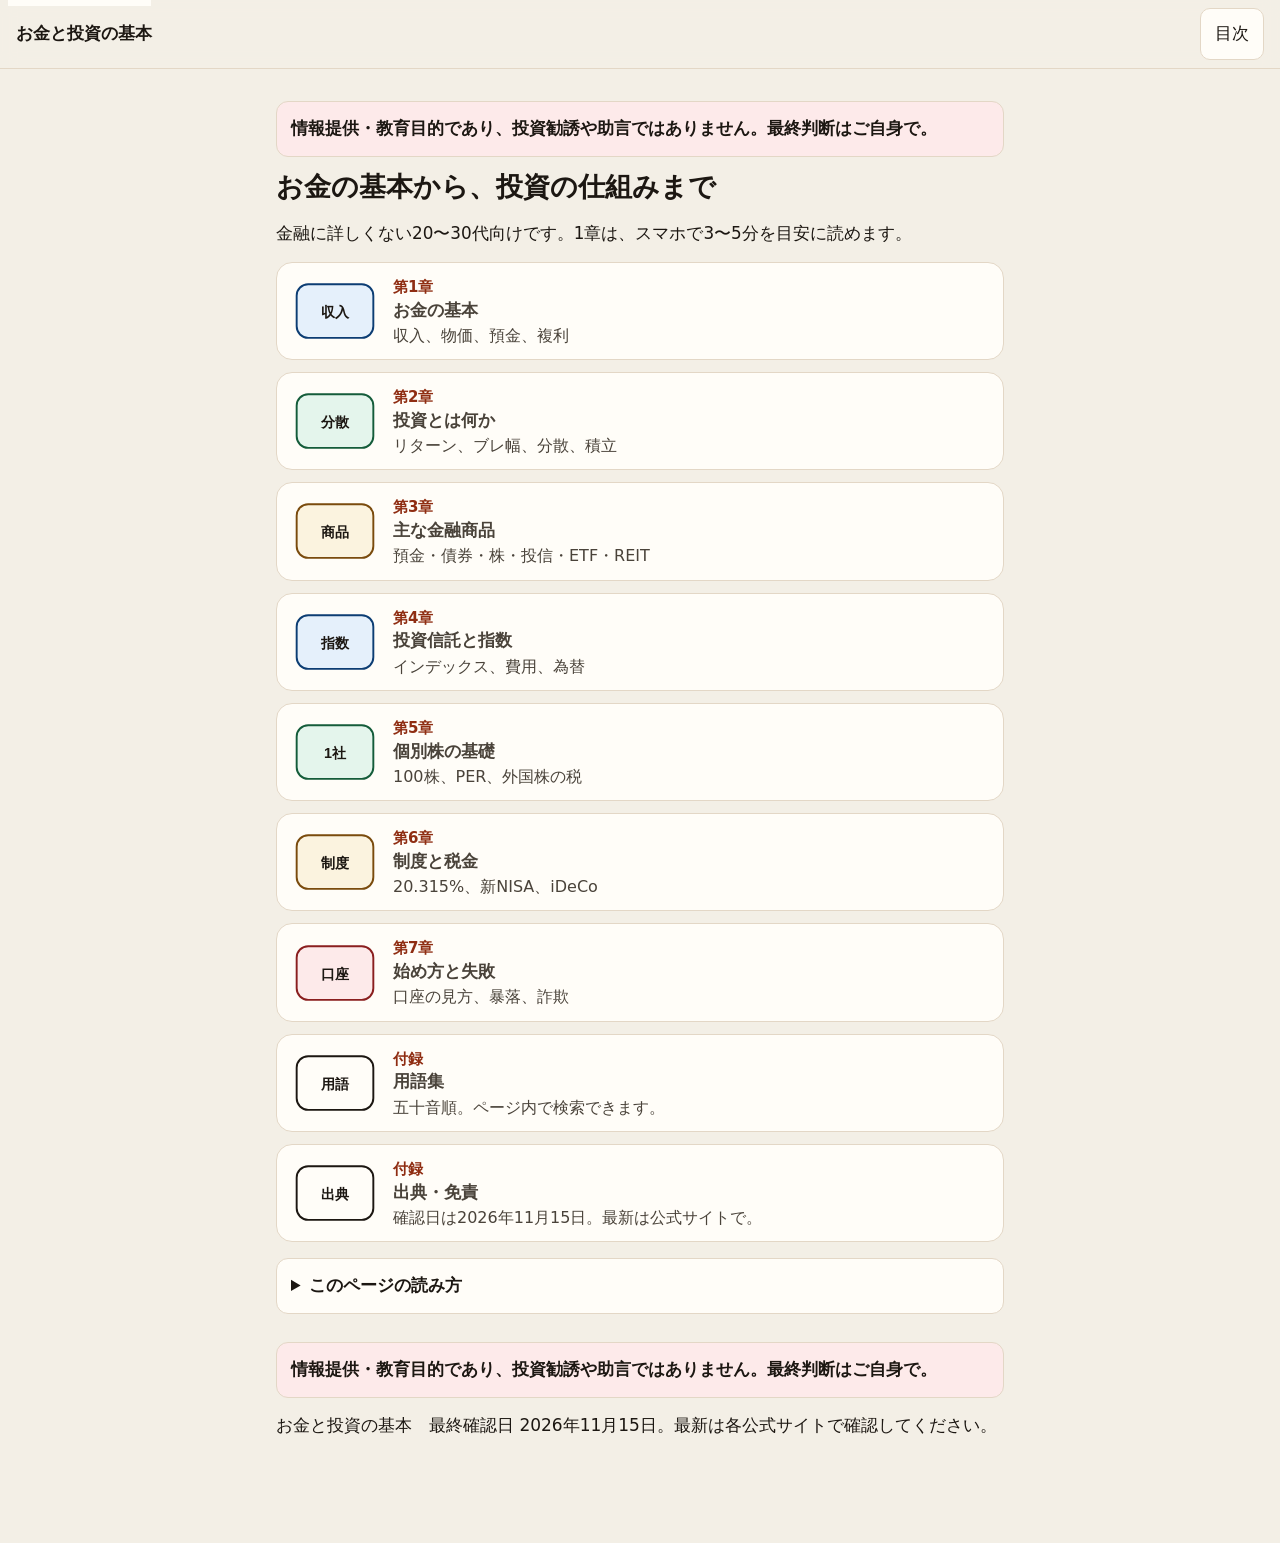
<file: index.html>
<!DOCTYPE html>
<html lang="ja">
<head>
<meta charset="utf-8">
<meta name="viewport" content="width=device-width, initial-scale=1, viewport-fit=cover">
<meta name="description" content="日本の投資初心者向けに、お金の基本からNISA・インデックス投資・個別株の仕組みを、一次情報に基づいて解説する教育ページです。投資勧誘ではありません。">
<meta name="color-scheme" content="light dark">
<title>お金と投資の基本｜仕組みから読む入門</title>
<link rel="stylesheet" href="style.css">
</head>
<body>
<a class="skip" href="#main">本文へスキップ</a>
<div class="progress" id="progress" role="progressbar" aria-label="読んだ割合" aria-valuemin="0" aria-valuemax="100" aria-valuenow="0"></div>
<div class="topbar">
  <a class="brand" href="index.html">お金と投資の基本</a>
  <span class="spacer"></span>
  <button type="button" id="menuBtn" aria-expanded="false" aria-controls="drawer">目次</button>
</div>
<div id="drawer" class="drawer" hidden>
  <nav aria-label="ページ">
    <button type="button" id="closeDrawer">閉じる</button>
    <a href="index.html" aria-current="page">目次</a>
    <a href="money.html">第1章 お金の基本</a>
    <a href="invest.html">第2章 投資とは何か</a>
    <a href="products.html">第3章 主な金融商品</a>
    <a href="funds.html">第4章 投資信託とインデックス</a>
    <a href="stocks.html">第5章 個別株の基礎</a>
    <a href="tax.html">第6章 制度と税金</a>
    <a href="detail.html">制度の詳細</a>
    <a href="start.html">第7章 始め方と失敗パターン</a>
    <a href="glossary.html">用語集</a>
    <a href="sources.html">出典・更新履歴・免責</a>
  </nav>
</div>
<div class="wrap">
<p class="disclaimer"><strong>情報提供・教育目的であり、投資勧誘や助言ではありません。最終判断はご自身で。</strong></p>
<main id="main">

<h1>お金の基本から、投資の仕組みまで</h1>
<p class="lead">金融に詳しくない20〜30代向けです。1章は、スマホで3〜5分を目安に読めます。</p>
<div class="home-grid">
<a class="cat" href="money.html"><svg viewBox="0 0 96 72" aria-hidden="true"><rect x="8" y="8" width="80" height="56" rx="12" fill="var(--fact-bg)" stroke="var(--fact)" stroke-width="2"/><text x="48" y="42" text-anchor="middle" font-size="15" fill="var(--text)" font-weight="700">収入</text></svg><span><em>第1章</em><strong>お金の基本</strong><span>収入、物価、預金、複利</span></span></a>
<a class="cat" href="invest.html"><svg viewBox="0 0 96 72" aria-hidden="true"><rect x="8" y="8" width="80" height="56" rx="12" fill="var(--mech-bg)" stroke="var(--mech)" stroke-width="2"/><text x="48" y="42" text-anchor="middle" font-size="15" fill="var(--text)" font-weight="700">分散</text></svg><span><em>第2章</em><strong>投資とは何か</strong><span>リターン、ブレ幅、分散、積立</span></span></a>
<a class="cat" href="products.html"><svg viewBox="0 0 96 72" aria-hidden="true"><rect x="8" y="8" width="80" height="56" rx="12" fill="var(--view-bg)" stroke="var(--view)" stroke-width="2"/><text x="48" y="42" text-anchor="middle" font-size="15" fill="var(--text)" font-weight="700">商品</text></svg><span><em>第3章</em><strong>主な金融商品</strong><span>預金・債券・株・投信・ETF・REIT</span></span></a>
<a class="cat" href="funds.html"><svg viewBox="0 0 96 72" aria-hidden="true"><rect x="8" y="8" width="80" height="56" rx="12" fill="var(--fact-bg)" stroke="var(--fact)" stroke-width="2"/><text x="48" y="42" text-anchor="middle" font-size="15" fill="var(--text)" font-weight="700">指数</text></svg><span><em>第4章</em><strong>投資信託と指数</strong><span>インデックス、費用、為替</span></span></a>
<a class="cat" href="stocks.html"><svg viewBox="0 0 96 72" aria-hidden="true"><rect x="8" y="8" width="80" height="56" rx="12" fill="var(--mech-bg)" stroke="var(--mech)" stroke-width="2"/><text x="48" y="42" text-anchor="middle" font-size="15" fill="var(--text)" font-weight="700">1社</text></svg><span><em>第5章</em><strong>個別株の基礎</strong><span>100株、PER、外国株の税</span></span></a>
<a class="cat" href="tax.html"><svg viewBox="0 0 96 72" aria-hidden="true"><rect x="8" y="8" width="80" height="56" rx="12" fill="var(--view-bg)" stroke="var(--view)" stroke-width="2"/><text x="48" y="42" text-anchor="middle" font-size="15" fill="var(--text)" font-weight="700">制度</text></svg><span><em>第6章</em><strong>制度と税金</strong><span>20.315%、新NISA、iDeCo</span></span></a>
<a class="cat" href="start.html"><svg viewBox="0 0 96 72" aria-hidden="true"><rect x="8" y="8" width="80" height="56" rx="12" fill="var(--warn-bg)" stroke="var(--warn)" stroke-width="2"/><text x="48" y="42" text-anchor="middle" font-size="15" fill="var(--text)" font-weight="700">口座</text></svg><span><em>第7章</em><strong>始め方と失敗</strong><span>口座の見方、暴落、詐欺</span></span></a>
<a class="cat" href="glossary.html"><svg viewBox="0 0 96 72" aria-hidden="true"><rect x="8" y="8" width="80" height="56" rx="12" fill="var(--surface)" stroke="var(--text)" stroke-width="2"/><text x="48" y="42" text-anchor="middle" font-size="15" fill="var(--text)" font-weight="700">用語</text></svg><span><em>付録</em><strong>用語集</strong><span>五十音順。ページ内で検索できます。</span></span></a>
<a class="cat" href="sources.html"><svg viewBox="0 0 96 72" aria-hidden="true"><rect x="8" y="8" width="80" height="56" rx="12" fill="var(--surface)" stroke="var(--text)" stroke-width="2"/><text x="48" y="42" text-anchor="middle" font-size="15" fill="var(--text)" font-weight="700">出典</text></svg><span><em>付録</em><strong>出典・免責</strong><span>確認日は2026年11月15日。最新は公式サイトで。</span></span></a>
</div>
<details>
  <summary>このページの読み方</summary>
  <div class="inner">
    <p><span class="badge fact">事実</span> 出典のある数字と制度です。</p>
    <p><span class="badge mech">仕組み</span> なぜそうなるか、です。</p>
    <p><span class="badge view">考え方</span> 人によって違ってよい見方です。</p>
    <p><span class="badge warn">要確認</span> 公式資料で、数がまだ一つに決まっていない箇所です。</p>
    <p>税率の内訳やiDeCoの上限など、細かい制度は<a href="detail.html">制度の詳細</a>に分けています。</p>
  </div>
</details>

</main>
<footer>
  <p class="disclaimer"><strong>情報提供・教育目的であり、投資勧誘や助言ではありません。最終判断はご自身で。</strong></p>
  <p>お金と投資の基本　最終確認日 2026年11月15日。最新は各公式サイトで確認してください。</p>
</footer>
</div>
<button type="button" id="toTop">上へ</button>
<script src="app.js"></script>
</body>
</html>
</file>
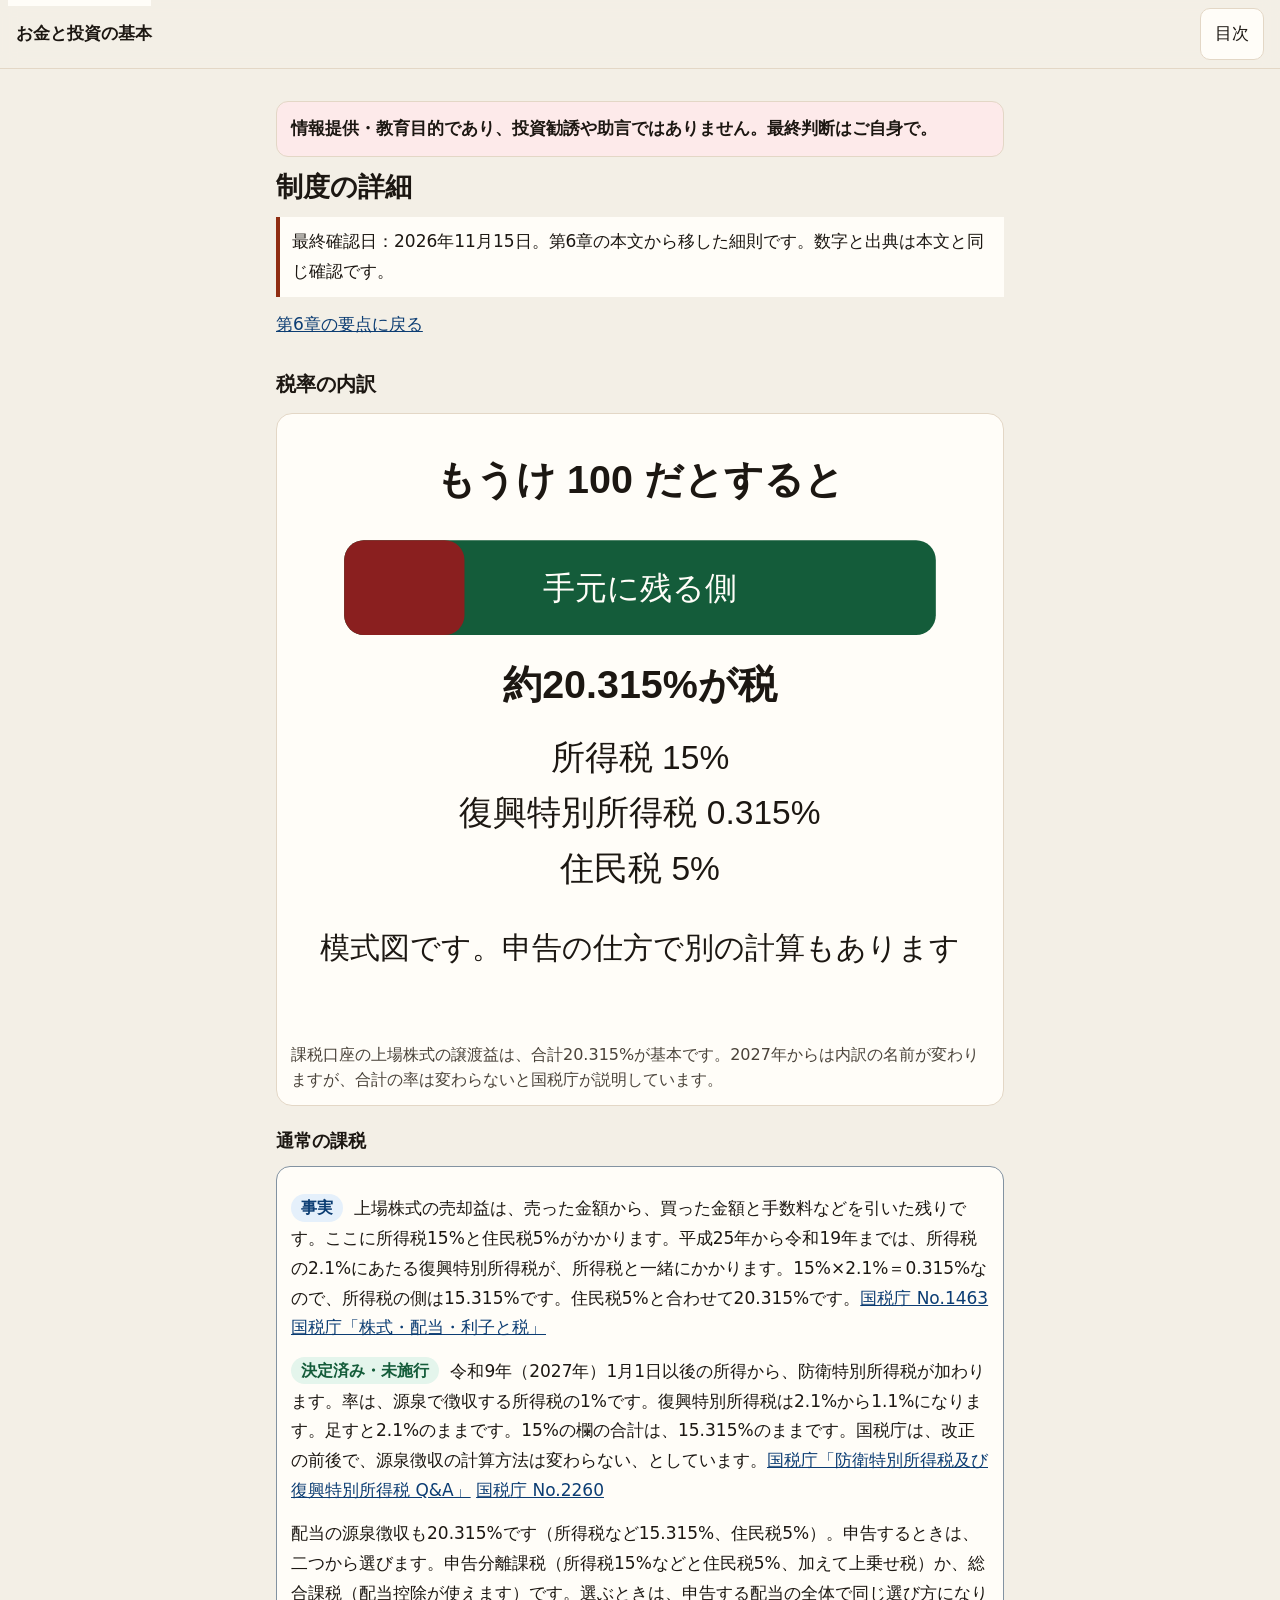
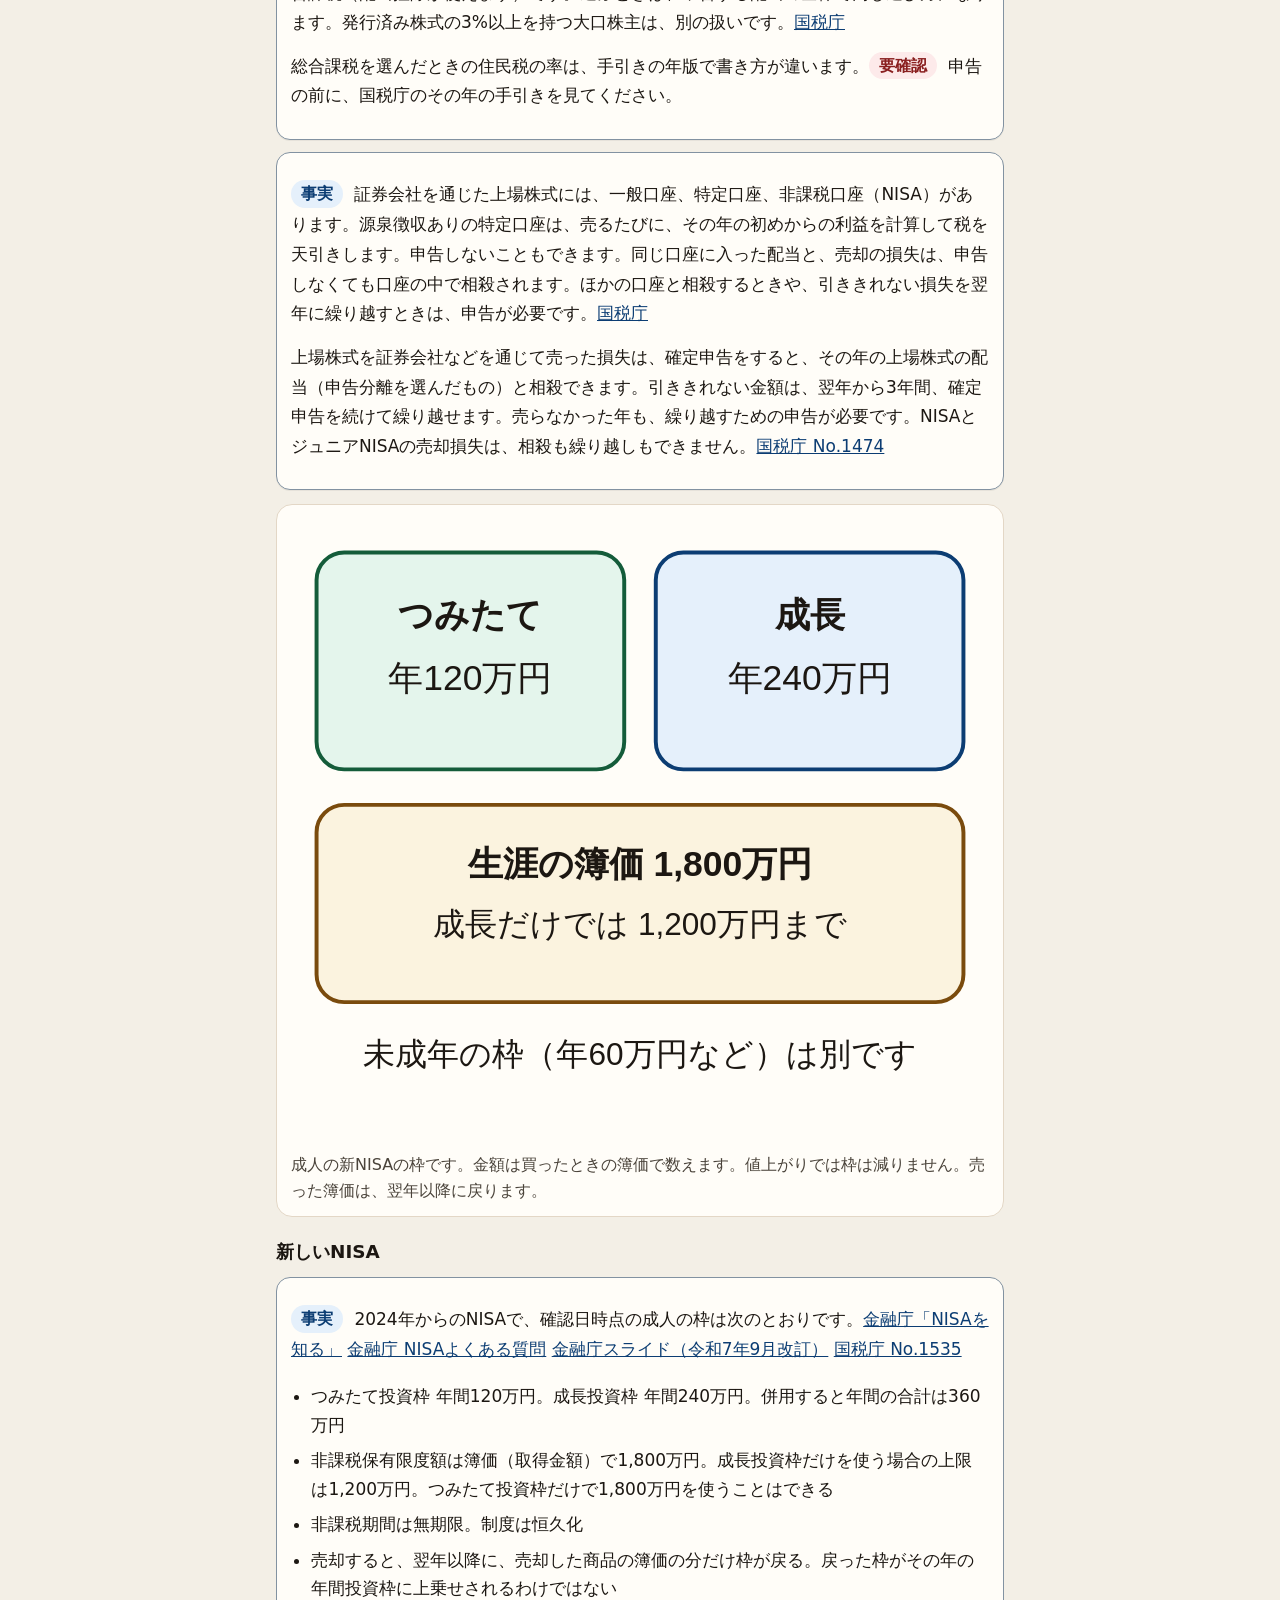
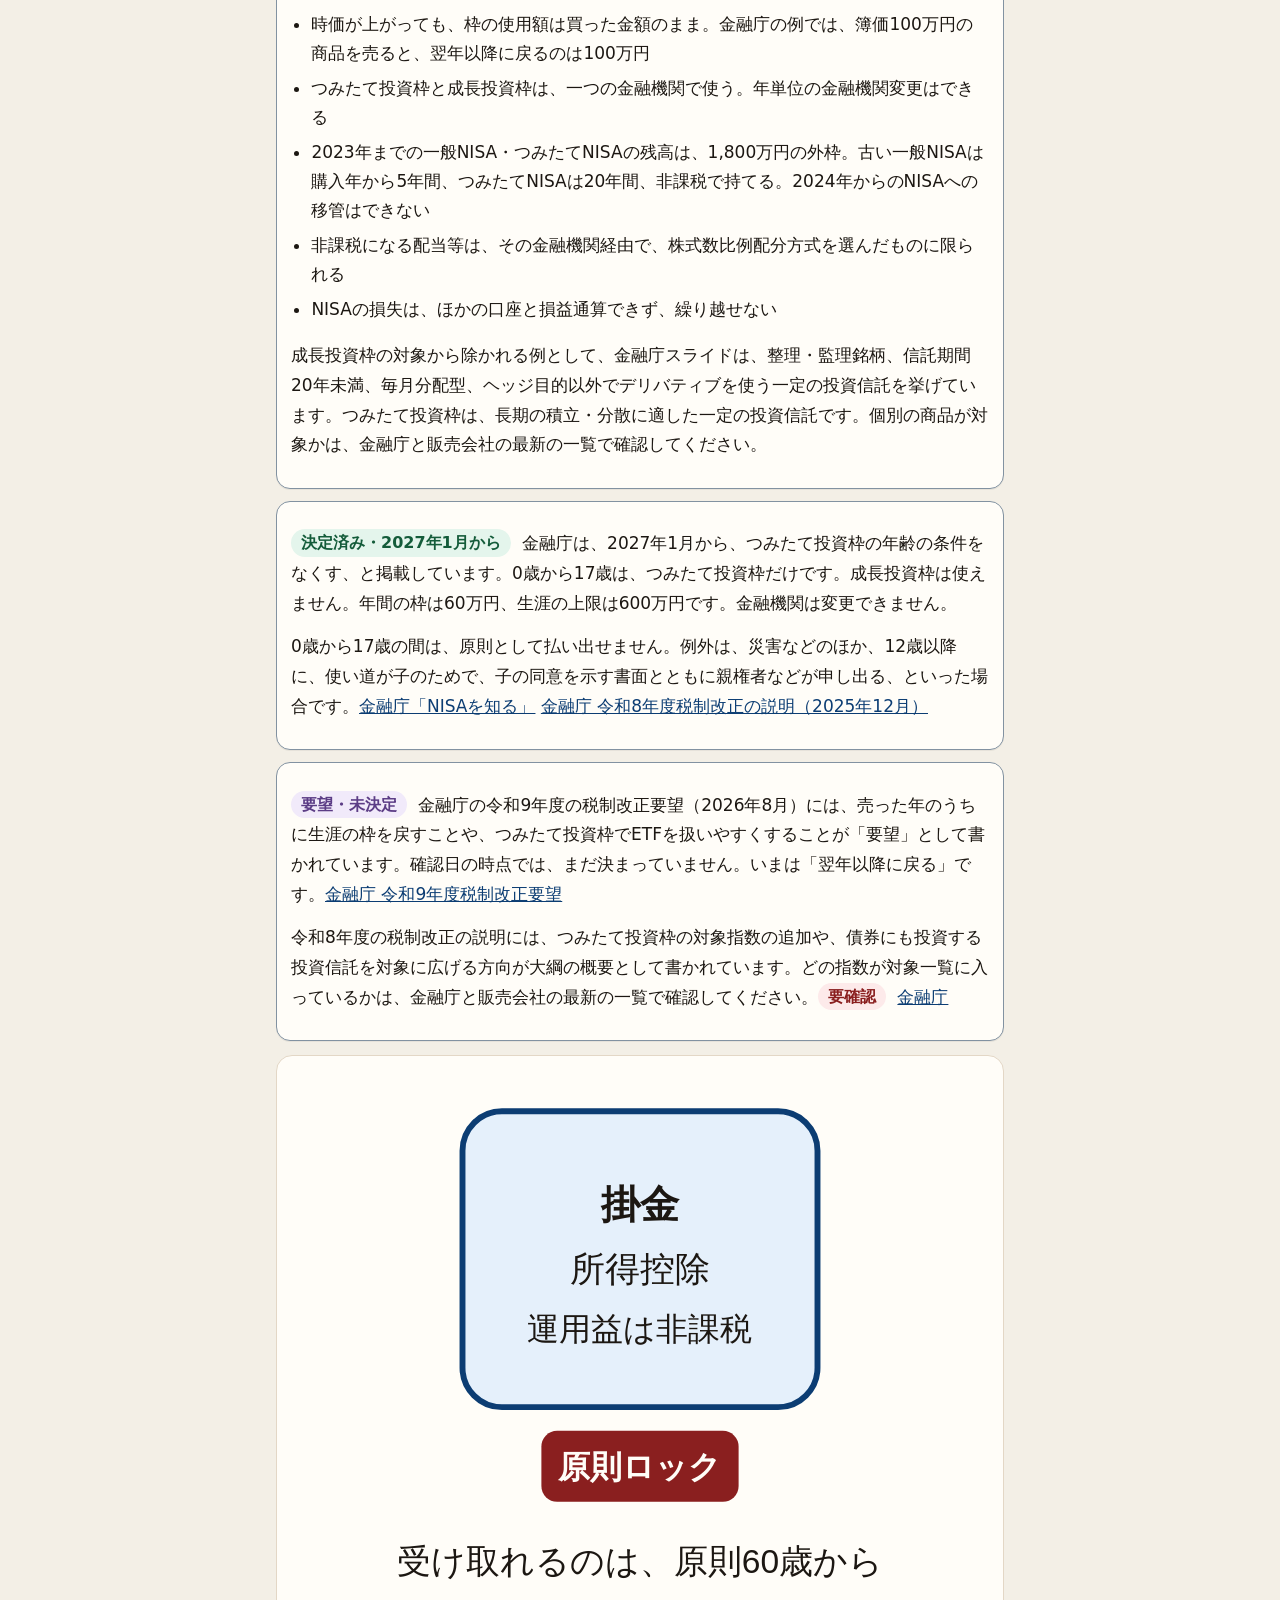
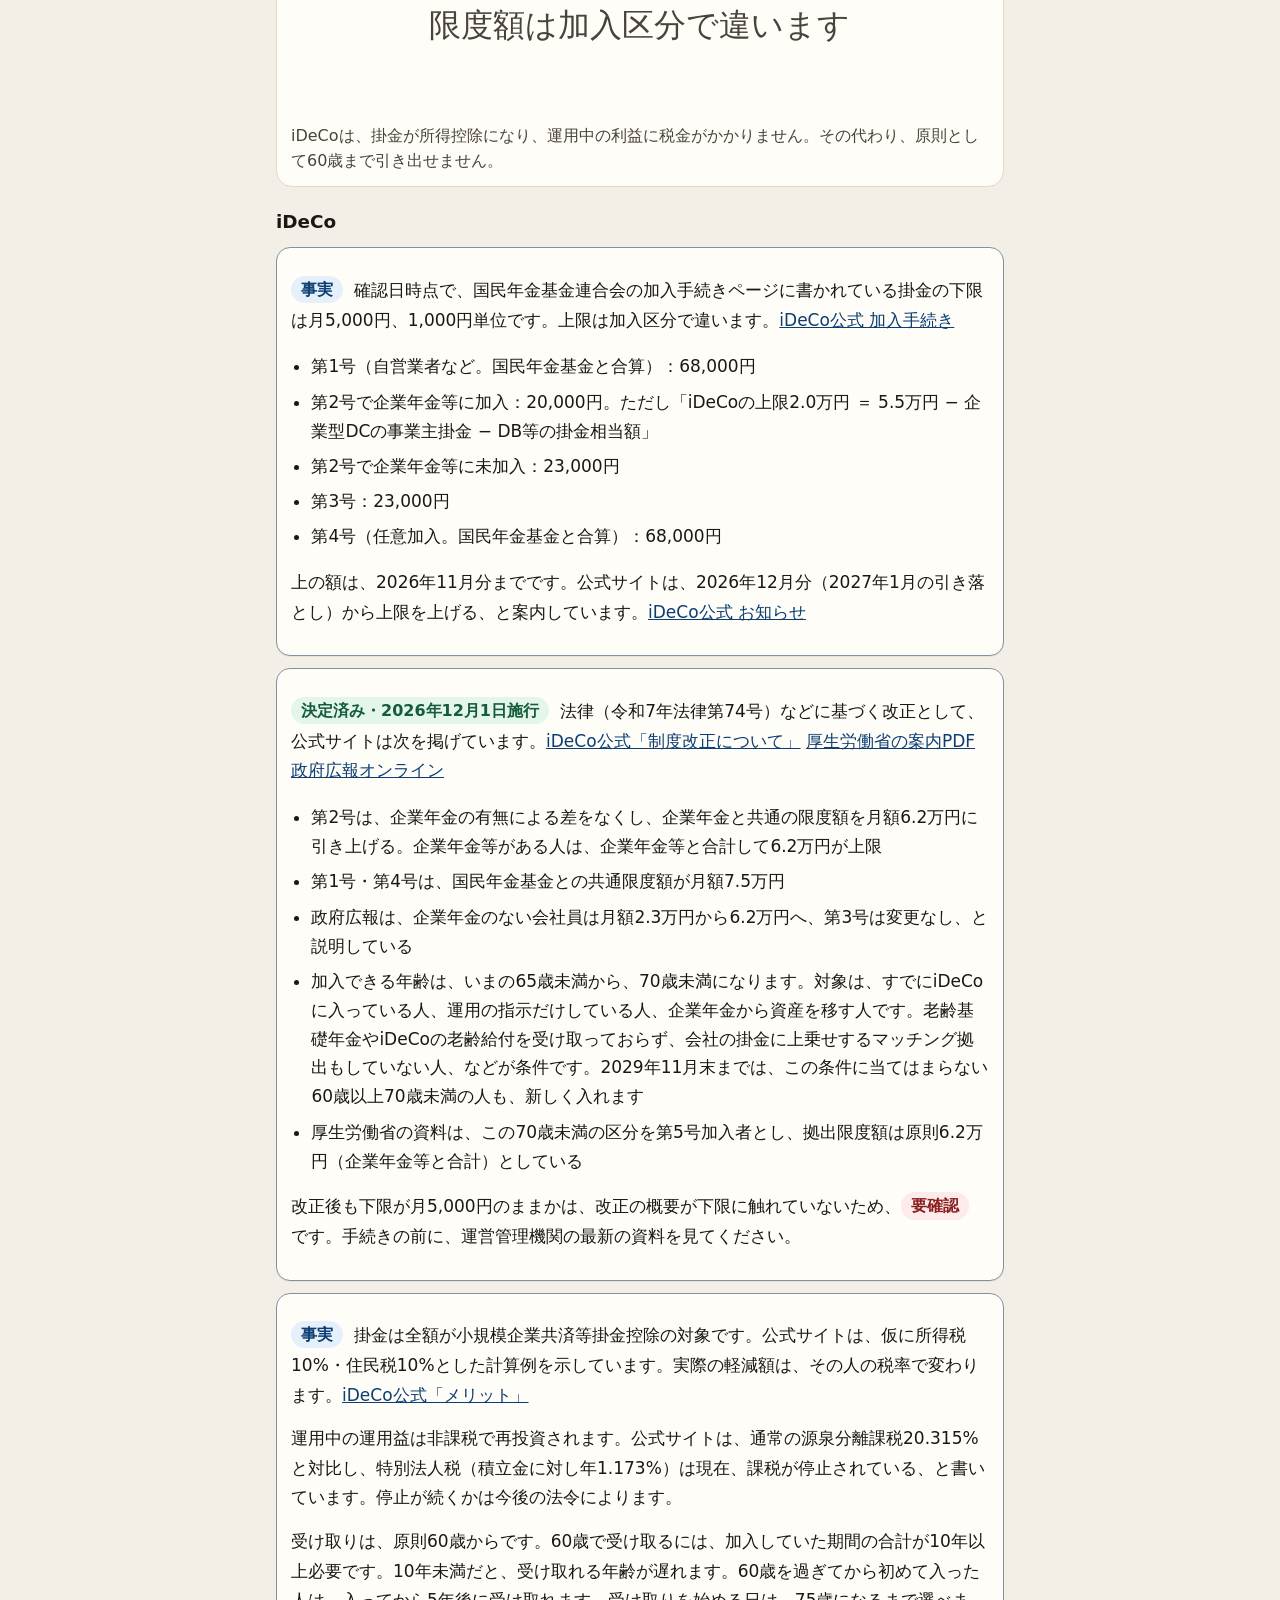
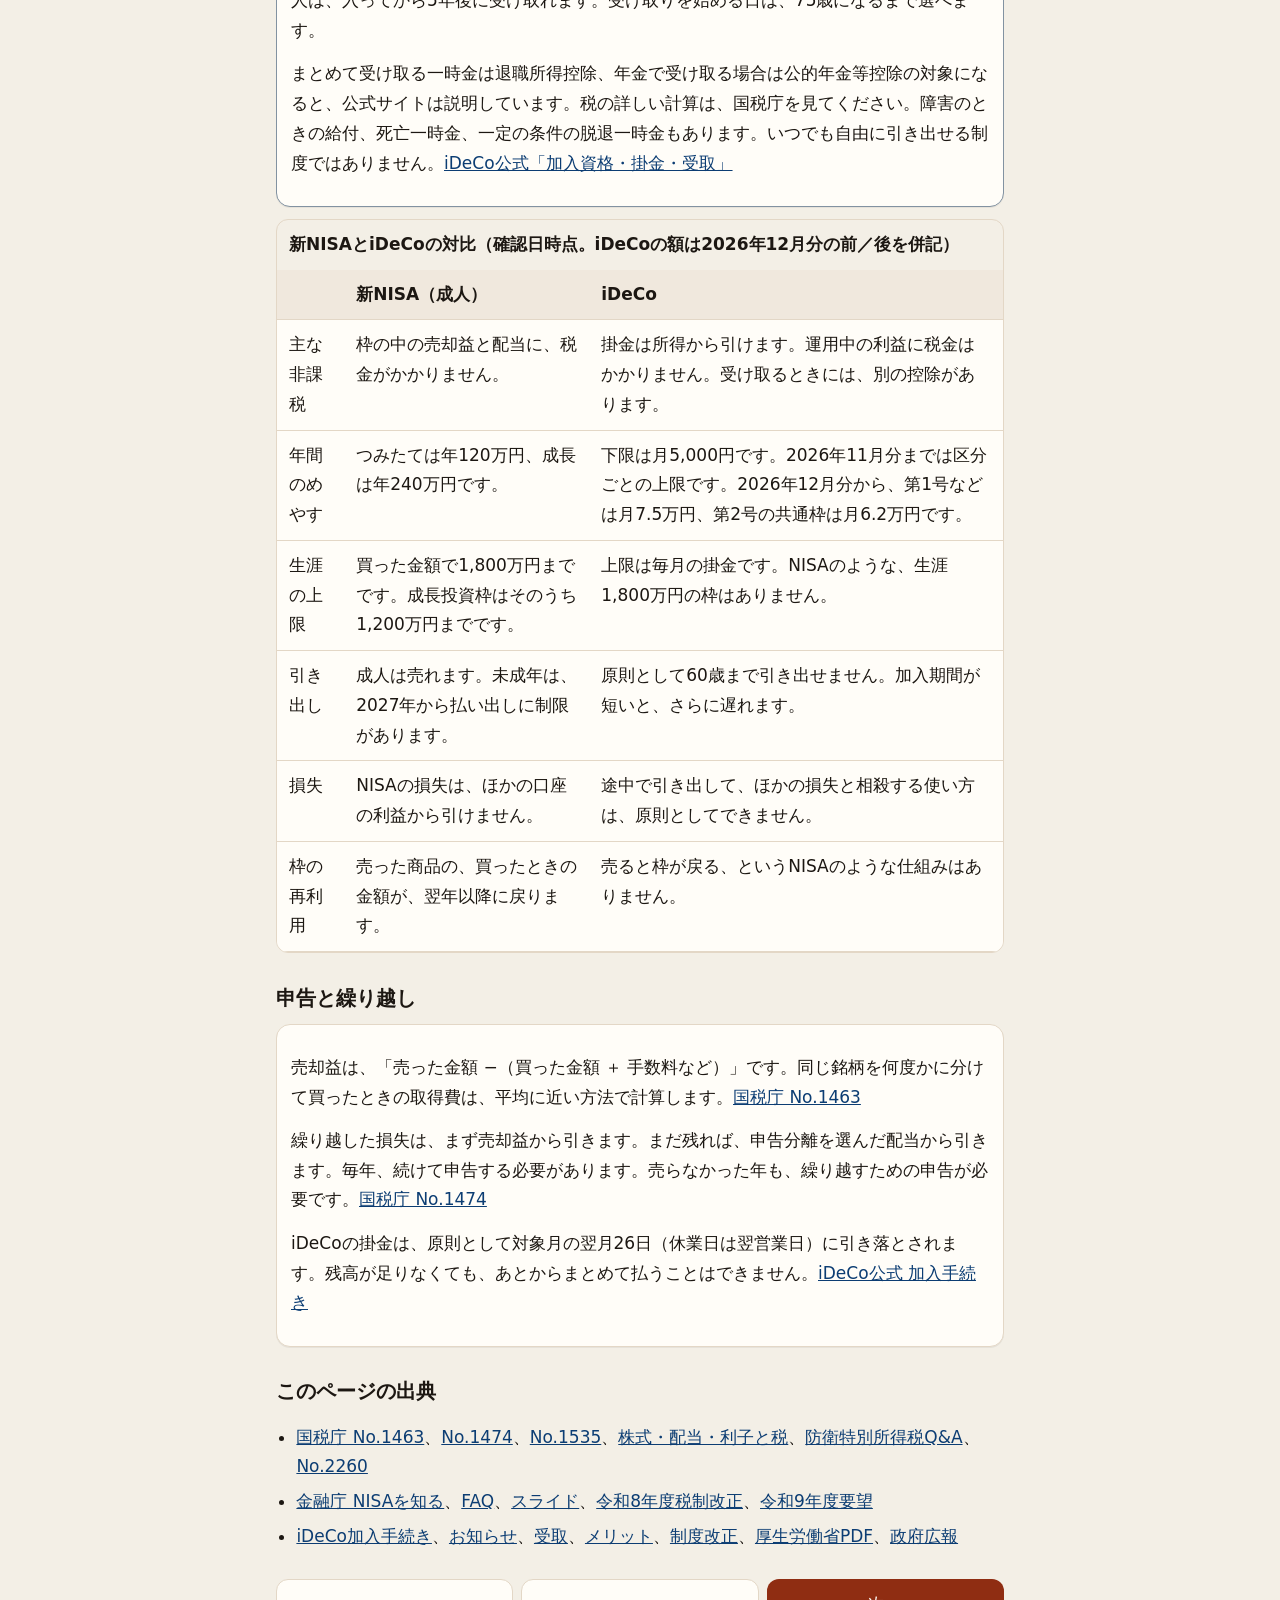
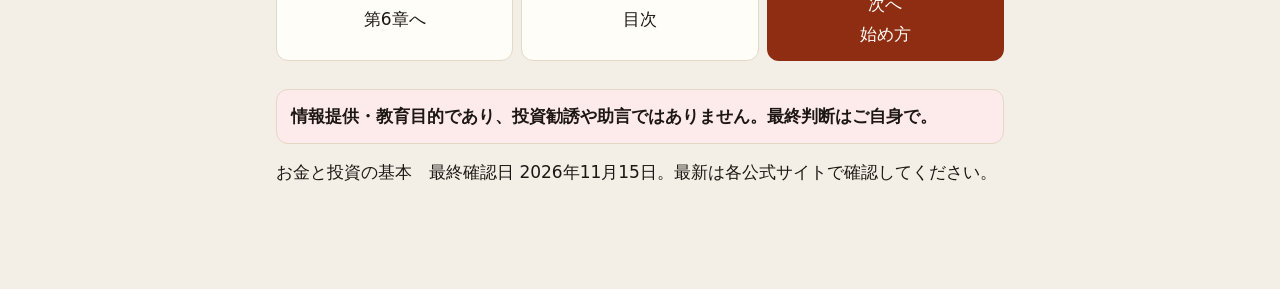
<file: detail.html>
<!DOCTYPE html>
<html lang="ja">
<head>
<meta charset="utf-8">
<meta name="viewport" content="width=device-width, initial-scale=1, viewport-fit=cover">
<meta name="description" content="日本の投資初心者向けに、お金の基本からNISA・インデックス投資・個別株の仕組みを、一次情報に基づいて解説する教育ページです。投資勧誘ではありません。">
<meta name="color-scheme" content="light dark">
<title>制度の詳細｜お金と投資の基本</title>
<link rel="stylesheet" href="style.css">
</head>
<body>
<a class="skip" href="#main">本文へスキップ</a>
<div class="progress" id="progress" role="progressbar" aria-label="読んだ割合" aria-valuemin="0" aria-valuemax="100" aria-valuenow="0"></div>
<div class="topbar">
  <a class="brand" href="index.html">お金と投資の基本</a>
  <span class="spacer"></span>
  <button type="button" id="menuBtn" aria-expanded="false" aria-controls="drawer">目次</button>
</div>
<div id="drawer" class="drawer" hidden>
  <nav aria-label="ページ">
    <button type="button" id="closeDrawer">閉じる</button>
    <a href="index.html">目次</a>
    <a href="money.html">第1章 お金の基本</a>
    <a href="invest.html">第2章 投資とは何か</a>
    <a href="products.html">第3章 主な金融商品</a>
    <a href="funds.html">第4章 投資信託とインデックス</a>
    <a href="stocks.html">第5章 個別株の基礎</a>
    <a href="tax.html">第6章 制度と税金</a>
    <a href="detail.html" aria-current="page">制度の詳細</a>
    <a href="start.html">第7章 始め方と失敗パターン</a>
    <a href="glossary.html">用語集</a>
    <a href="sources.html">出典・更新履歴・免責</a>
  </nav>
</div>
<div class="wrap">
<p class="disclaimer"><strong>情報提供・教育目的であり、投資勧誘や助言ではありません。最終判断はご自身で。</strong></p>
<main id="main">
<section id="detail" aria-labelledby="detail-title">
  <h1 id="detail-title">制度の詳細</h1>
  <p class="confirm">最終確認日：2026年11月15日。第6章の本文から移した細則です。数字と出典は本文と同じ確認です。</p>
  <p><a href="tax.html">第6章の要点に戻る</a></p>
<h2>税率の内訳</h2>
  <figure class="figure"><svg viewBox="0 0 360 310" aria-hidden="true">
  <text x="180" y="36" text-anchor="middle" font-size="20" fill="var(--text)" font-weight="700">もうけ 100 だとすると</text>
  <rect x="30" y="60" width="300" height="48" rx="10" fill="var(--mech)"/>
  <rect x="30" y="60" width="61" height="48" rx="10" fill="var(--warn)"/>
  <text x="180" y="90" text-anchor="middle" font-size="16" fill="#fffdf8">手元に残る側</text>
  <text x="180" y="140" text-anchor="middle" font-size="20" fill="var(--text)" font-weight="700">約20.315%が税</text>
  <text x="180" y="176" text-anchor="middle" font-size="17" fill="var(--text)">所得税 15%</text>
  <text x="180" y="204" text-anchor="middle" font-size="17" fill="var(--text)">復興特別所得税 0.315%</text>
  <text x="180" y="232" text-anchor="middle" font-size="17" fill="var(--text)">住民税 5%</text>
  <text x="180" y="272" text-anchor="middle" font-size="15" fill="var(--text)">模式図です。申告の仕方で別の計算もあります</text>
  </svg><figcaption>課税口座の上場株式の譲渡益は、合計20.315%が基本です。2027年からは内訳の名前が変わりますが、合計の率は変わらないと国税庁が説明しています。</figcaption></figure>
<h3>通常の課税</h3>
  <div class="card fact">
    <p><span class="badge fact">事実</span> 上場株式の売却益は、売った金額から、買った金額と手数料などを引いた残りです。ここに所得税15%と住民税5%がかかります。平成25年から令和19年までは、所得税の2.1%にあたる復興特別所得税が、所得税と一緒にかかります。15%×2.1%＝0.315%なので、所得税の側は15.315%です。住民税5%と合わせて20.315%です。<a href="sources.html#src-nta-1463">国税庁 No.1463</a> <a href="sources.html#src-nta-kurashi">国税庁「株式・配当・利子と税」</a></p>
    <p><span class="badge ok">決定済み・未施行</span> 令和9年（2027年）1月1日以後の所得から、防衛特別所得税が加わります。率は、源泉で徴収する所得税の1%です。復興特別所得税は2.1%から1.1%になります。足すと2.1%のままです。15%の欄の合計は、15.315%のままです。国税庁は、改正の前後で、源泉徴収の計算方法は変わらない、としています。<a href="sources.html#src-nta-defense">国税庁「防衛特別所得税及び復興特別所得税 Q&amp;A」</a> <a href="sources.html#src-nta-2260">国税庁 No.2260</a></p>
    <p>配当の源泉徴収も20.315%です（所得税など15.315%、住民税5%）。申告するときは、二つから選びます。申告分離課税（所得税15%などと住民税5%、加えて上乗せ税）か、総合課税（配当控除が使えます）です。選ぶときは、申告する配当の全体で同じ選び方になります。発行済み株式の3%以上を持つ大口株主は、別の扱いです。<a href="sources.html#src-nta-kurashi">国税庁</a></p>
    <p>総合課税を選んだときの住民税の率は、手引きの年版で書き方が違います。<span class="badge warn">要確認</span> 申告の前に、国税庁のその年の手引きを見てください。</p>
  </div>
  <div class="card fact">
    <p><span class="badge fact">事実</span> 証券会社を通じた上場株式には、一般口座、特定口座、非課税口座（NISA）があります。源泉徴収ありの特定口座は、売るたびに、その年の初めからの利益を計算して税を天引きします。申告しないこともできます。同じ口座に入った配当と、売却の損失は、申告しなくても口座の中で相殺されます。ほかの口座と相殺するときや、引ききれない損失を翌年に繰り越すときは、申告が必要です。<a href="sources.html#src-nta-kurashi">国税庁</a></p>
    <p>上場株式を証券会社などを通じて売った損失は、確定申告をすると、その年の上場株式の配当（申告分離を選んだもの）と相殺できます。引ききれない金額は、翌年から3年間、確定申告を続けて繰り越せます。売らなかった年も、繰り越すための申告が必要です。NISAとジュニアNISAの売却損失は、相殺も繰り越しもできません。<a href="sources.html#src-nta-1474">国税庁 No.1474</a></p>
  </div>

  <figure class="figure"><svg viewBox="0 0 360 320" aria-hidden="true">
  <rect x="16" y="20" width="156" height="110" rx="14" fill="var(--mech-bg)" stroke="var(--mech)" stroke-width="2"/>
  <text x="94" y="58" text-anchor="middle" font-size="18" fill="var(--text)" font-weight="700">つみたて</text>
  <text x="94" y="90" text-anchor="middle" font-size="18" fill="var(--text)">年120万円</text>
  <rect x="188" y="20" width="156" height="110" rx="14" fill="var(--fact-bg)" stroke="var(--fact)" stroke-width="2"/>
  <text x="266" y="58" text-anchor="middle" font-size="18" fill="var(--text)" font-weight="700">成長</text>
  <text x="266" y="90" text-anchor="middle" font-size="18" fill="var(--text)">年240万円</text>
  <rect x="16" y="148" width="328" height="100" rx="14" fill="var(--view-bg)" stroke="var(--view)" stroke-width="2"/>
  <text x="180" y="184" text-anchor="middle" font-size="18" fill="var(--text)" font-weight="700">生涯の簿価 1,800万円</text>
  <text x="180" y="214" text-anchor="middle" font-size="16" fill="var(--text)">成長だけでは 1,200万円まで</text>
  <text x="180" y="280" text-anchor="middle" font-size="16" fill="var(--text)">未成年の枠（年60万円など）は別です</text>
  </svg><figcaption>成人の新NISAの枠です。金額は買ったときの簿価で数えます。値上がりでは枠は減りません。売った簿価は、翌年以降に戻ります。</figcaption></figure>
<h3>新しいNISA</h3>
  <div class="card fact">
    <p><span class="badge fact">事実</span> 2024年からのNISAで、確認日時点の成人の枠は次のとおりです。<a href="sources.html#src-fsa-nisa">金融庁「NISAを知る」</a> <a href="sources.html#src-fsa-faq">金融庁 NISAよくある質問</a> <a href="sources.html#src-fsa-slide">金融庁スライド（令和7年9月改訂）</a> <a href="sources.html#src-nta-1535">国税庁 No.1535</a></p>
    <ul>
      <li>つみたて投資枠 年間120万円。成長投資枠 年間240万円。併用すると年間の合計は360万円</li>
      <li>非課税保有限度額は簿価（取得金額）で1,800万円。成長投資枠だけを使う場合の上限は1,200万円。つみたて投資枠だけで1,800万円を使うことはできる</li>
      <li>非課税期間は無期限。制度は恒久化</li>
      <li>売却すると、翌年以降に、売却した商品の簿価の分だけ枠が戻る。戻った枠がその年の年間投資枠に上乗せされるわけではない</li>
      <li>時価が上がっても、枠の使用額は買った金額のまま。金融庁の例では、簿価100万円の商品を売ると、翌年以降に戻るのは100万円</li>
      <li>つみたて投資枠と成長投資枠は、一つの金融機関で使う。年単位の金融機関変更はできる</li>
      <li>2023年までの一般NISA・つみたてNISAの残高は、1,800万円の外枠。古い一般NISAは購入年から5年間、つみたてNISAは20年間、非課税で持てる。2024年からのNISAへの移管はできない</li>
      <li>非課税になる配当等は、その金融機関経由で、株式数比例配分方式を選んだものに限られる</li>
      <li>NISAの損失は、ほかの口座と損益通算できず、繰り越せない</li>
    </ul>
    <p>成長投資枠の対象から除かれる例として、金融庁スライドは、整理・監理銘柄、信託期間20年未満、毎月分配型、ヘッジ目的以外でデリバティブを使う一定の投資信託を挙げています。つみたて投資枠は、長期の積立・分散に適した一定の投資信託です。個別の商品が対象かは、金融庁と販売会社の最新の一覧で確認してください。</p>
  </div>
  <div class="card fact">
    <p><span class="badge ok">決定済み・2027年1月から</span> 金融庁は、2027年1月から、つみたて投資枠の年齢の条件をなくす、と掲載しています。0歳から17歳は、つみたて投資枠だけです。成長投資枠は使えません。年間の枠は60万円、生涯の上限は600万円です。金融機関は変更できません。</p>
    <p>0歳から17歳の間は、原則として払い出せません。例外は、災害などのほか、12歳以降に、使い道が子のためで、子の同意を示す書面とともに親権者などが申し出る、といった場合です。<a href="sources.html#src-fsa-nisa">金融庁「NISAを知る」</a> <a href="sources.html#src-fsa-r8tax">金融庁 令和8年度税制改正の説明（2025年12月）</a></p>
  </div>
  <div class="card fact">
    <p><span class="badge wait">要望・未決定</span> 金融庁の令和9年度の税制改正要望（2026年8月）には、売った年のうちに生涯の枠を戻すことや、つみたて投資枠でETFを扱いやすくすることが「要望」として書かれています。確認日の時点では、まだ決まっていません。いまは「翌年以降に戻る」です。<a href="sources.html#src-fsa-r9req">金融庁 令和9年度税制改正要望</a></p>
    <p>令和8年度の税制改正の説明には、つみたて投資枠の対象指数の追加や、債券にも投資する投資信託を対象に広げる方向が大綱の概要として書かれています。どの指数が対象一覧に入っているかは、金融庁と販売会社の最新の一覧で確認してください。<span class="badge warn">要確認</span> <a href="sources.html#src-fsa-r8tax">金融庁</a></p>
  </div>

  <figure class="figure"><svg viewBox="0 0 360 330" aria-hidden="true">
  <rect x="90" y="24" width="180" height="150" rx="20" fill="var(--fact-bg)" stroke="var(--fact)" stroke-width="3"/>
  <text x="180" y="78" text-anchor="middle" font-size="20" fill="var(--text)" font-weight="700">掛金</text>
  <text x="180" y="110" text-anchor="middle" font-size="18" fill="var(--text)">所得控除</text>
  <text x="180" y="140" text-anchor="middle" font-size="16" fill="var(--text)">運用益は非課税</text>
  <rect x="130" y="186" width="100" height="36" rx="8" fill="var(--warn)"/>
  <text x="180" y="210" text-anchor="middle" font-size="16" fill="#fffdf8" font-weight="700">原則ロック</text>
  <text x="180" y="258" text-anchor="middle" font-size="17" fill="var(--text)">受け取れるのは、原則60歳から</text>
  <text x="180" y="290" text-anchor="middle" font-size="16" fill="var(--muted)">限度額は加入区分で違います</text>
  </svg><figcaption>iDeCoは、掛金が所得控除になり、運用中の利益に税金がかかりません。その代わり、原則として60歳まで引き出せません。</figcaption></figure>
<h3>iDeCo</h3>
  <div class="card fact">
    <p><span class="badge fact">事実</span> 確認日時点で、国民年金基金連合会の加入手続きページに書かれている掛金の下限は月5,000円、1,000円単位です。上限は加入区分で違います。<a href="sources.html#src-ideco-entry">iDeCo公式 加入手続き</a></p>
    <ul>
      <li>第1号（自営業者など。国民年金基金と合算）：68,000円</li>
      <li>第2号で企業年金等に加入：20,000円。ただし「iDeCoの上限2.0万円 ＝ 5.5万円 − 企業型DCの事業主掛金 − DB等の掛金相当額」</li>
      <li>第2号で企業年金等に未加入：23,000円</li>
      <li>第3号：23,000円</li>
      <li>第4号（任意加入。国民年金基金と合算）：68,000円</li>
    </ul>
    <p>上の額は、2026年11月分までです。公式サイトは、2026年12月分（2027年1月の引き落とし）から上限を上げる、と案内しています。<a href="sources.html#src-ideco-news">iDeCo公式 お知らせ</a></p>
  </div>
  <div class="card fact">
    <p><span class="badge ok">決定済み・2026年12月1日施行</span> 法律（令和7年法律第74号）などに基づく改正として、公式サイトは次を掲げています。<a href="sources.html#src-ideco-reform">iDeCo公式「制度改正について」</a> <a href="sources.html#src-mhlw-ideco">厚生労働省の案内PDF</a> <a href="sources.html#src-gov-ideco">政府広報オンライン</a></p>
    <ul>
      <li>第2号は、企業年金の有無による差をなくし、企業年金と共通の限度額を月額6.2万円に引き上げる。企業年金等がある人は、企業年金等と合計して6.2万円が上限</li>
      <li>第1号・第4号は、国民年金基金との共通限度額が月額7.5万円</li>
      <li>政府広報は、企業年金のない会社員は月額2.3万円から6.2万円へ、第3号は変更なし、と説明している</li>
      <li>加入できる年齢は、いまの65歳未満から、70歳未満になります。対象は、すでにiDeCoに入っている人、運用の指示だけしている人、企業年金から資産を移す人です。老齢基礎年金やiDeCoの老齢給付を受け取っておらず、会社の掛金に上乗せするマッチング拠出もしていない人、などが条件です。2029年11月末までは、この条件に当てはまらない60歳以上70歳未満の人も、新しく入れます</li>
      <li>厚生労働省の資料は、この70歳未満の区分を第5号加入者とし、拠出限度額は原則6.2万円（企業年金等と合計）としている</li>
    </ul>
    <p>改正後も下限が月5,000円のままかは、改正の概要が下限に触れていないため、<span class="badge warn">要確認</span> です。手続きの前に、運営管理機関の最新の資料を見てください。</p>
  </div>
  <div class="card fact">
    <p><span class="badge fact">事実</span> 掛金は全額が小規模企業共済等掛金控除の対象です。公式サイトは、仮に所得税10%・住民税10%とした計算例を示しています。実際の軽減額は、その人の税率で変わります。<a href="sources.html#src-ideco-good">iDeCo公式「メリット」</a></p>
    <p>運用中の運用益は非課税で再投資されます。公式サイトは、通常の源泉分離課税20.315%と対比し、特別法人税（積立金に対し年1.173%）は現在、課税が停止されている、と書いています。停止が続くかは今後の法令によります。</p>
    <p>受け取りは、原則60歳からです。60歳で受け取るには、加入していた期間の合計が10年以上必要です。10年未満だと、受け取れる年齢が遅れます。60歳を過ぎてから初めて入った人は、入ってから5年後に受け取れます。受け取りを始める日は、75歳になるまで選べます。</p>
    <p>まとめて受け取る一時金は退職所得控除、年金で受け取る場合は公的年金等控除の対象になると、公式サイトは説明しています。税の詳しい計算は、国税庁を見てください。障害のときの給付、死亡一時金、一定の条件の脱退一時金もあります。いつでも自由に引き出せる制度ではありません。<a href="sources.html#src-ideco-structure">iDeCo公式「加入資格・掛金・受取」</a></p>
  </div>

  <div class="table-wrap">
    <table>
      <caption>新NISAとiDeCoの対比（確認日時点。iDeCoの額は2026年12月分の前／後を併記）</caption>
      <thead><tr><th></th><th>新NISA（成人）</th><th>iDeCo</th></tr></thead>
      <tbody>
        <tr><td>主な非課税</td><td>枠の中の売却益と配当に、税金がかかりません。</td><td>掛金は所得から引けます。運用中の利益に税金はかかりません。受け取るときには、別の控除があります。</td></tr>
        <tr><td>年間のめやす</td><td>つみたては年120万円、成長は年240万円です。</td><td>下限は月5,000円です。2026年11月分までは区分ごとの上限です。2026年12月分から、第1号などは月7.5万円、第2号の共通枠は月6.2万円です。</td></tr>
        <tr><td>生涯の上限</td><td>買った金額で1,800万円までです。成長投資枠はそのうち1,200万円までです。</td><td>上限は毎月の掛金です。NISAのような、生涯1,800万円の枠はありません。</td></tr>
        <tr><td>引き出し</td><td>成人は売れます。未成年は、2027年から払い出しに制限があります。</td><td>原則として60歳まで引き出せません。加入期間が短いと、さらに遅れます。</td></tr>
        <tr><td>損失</td><td>NISAの損失は、ほかの口座の利益から引けません。</td><td>途中で引き出して、ほかの損失と相殺する使い方は、原則としてできません。</td></tr>
        <tr><td>枠の再利用</td><td>売った商品の、買ったときの金額が、翌年以降に戻ります。</td><td>売ると枠が戻る、というNISAのような仕組みはありません。</td></tr>
      </tbody>
    </table>
  </div>

  
  <h2>申告と繰り越し</h2>
  <div class="card">
    <p>売却益は、「売った金額 −（買った金額 ＋ 手数料など）」です。同じ銘柄を何度かに分けて買ったときの取得費は、平均に近い方法で計算します。<a href="sources.html#src-nta-1463">国税庁 No.1463</a></p>
    <p>繰り越した損失は、まず売却益から引きます。まだ残れば、申告分離を選んだ配当から引きます。毎年、続けて申告する必要があります。売らなかった年も、繰り越すための申告が必要です。<a href="sources.html#src-nta-1474">国税庁 No.1474</a></p>
    <p>iDeCoの掛金は、原則として対象月の翌月26日（休業日は翌営業日）に引き落とされます。残高が足りなくても、あとからまとめて払うことはできません。<a href="sources.html#src-ideco-entry">iDeCo公式 加入手続き</a></p>
  </div>

  <h2>このページの出典</h2>
  <ul class="chapter-src">
    <li><a href="sources.html#src-nta-1463">国税庁 No.1463</a>、<a href="sources.html#src-nta-1474">No.1474</a>、<a href="sources.html#src-nta-1535">No.1535</a>、<a href="sources.html#src-nta-kurashi">株式・配当・利子と税</a>、<a href="sources.html#src-nta-defense">防衛特別所得税Q&amp;A</a>、<a href="sources.html#src-nta-2260">No.2260</a></li>
    <li><a href="sources.html#src-fsa-nisa">金融庁 NISAを知る</a>、<a href="sources.html#src-fsa-faq">FAQ</a>、<a href="sources.html#src-fsa-slide">スライド</a>、<a href="sources.html#src-fsa-r8tax">令和8年度税制改正</a>、<a href="sources.html#src-fsa-r9req">令和9年度要望</a></li>
    <li><a href="sources.html#src-ideco-entry">iDeCo加入手続き</a>、<a href="sources.html#src-ideco-news">お知らせ</a>、<a href="sources.html#src-ideco-structure">受取</a>、<a href="sources.html#src-ideco-good">メリット</a>、<a href="sources.html#src-ideco-reform">制度改正</a>、<a href="sources.html#src-mhlw-ideco">厚生労働省PDF</a>、<a href="sources.html#src-gov-ideco">政府広報</a></li>
  </ul>
</section>
<nav class="pager" aria-label="章の移動"><a href="tax.html">第6章へ</a><a href="index.html">目次</a><a class="primary" href="start.html">次へ<br>始め方</a></nav>
</main>
<footer>
  <p class="disclaimer"><strong>情報提供・教育目的であり、投資勧誘や助言ではありません。最終判断はご自身で。</strong></p>
  <p>お金と投資の基本　最終確認日 2026年11月15日。最新は各公式サイトで確認してください。</p>
</footer>
</div>
<button type="button" id="toTop">上へ</button>
<script src="app.js"></script>
</body>
</html>
</file>
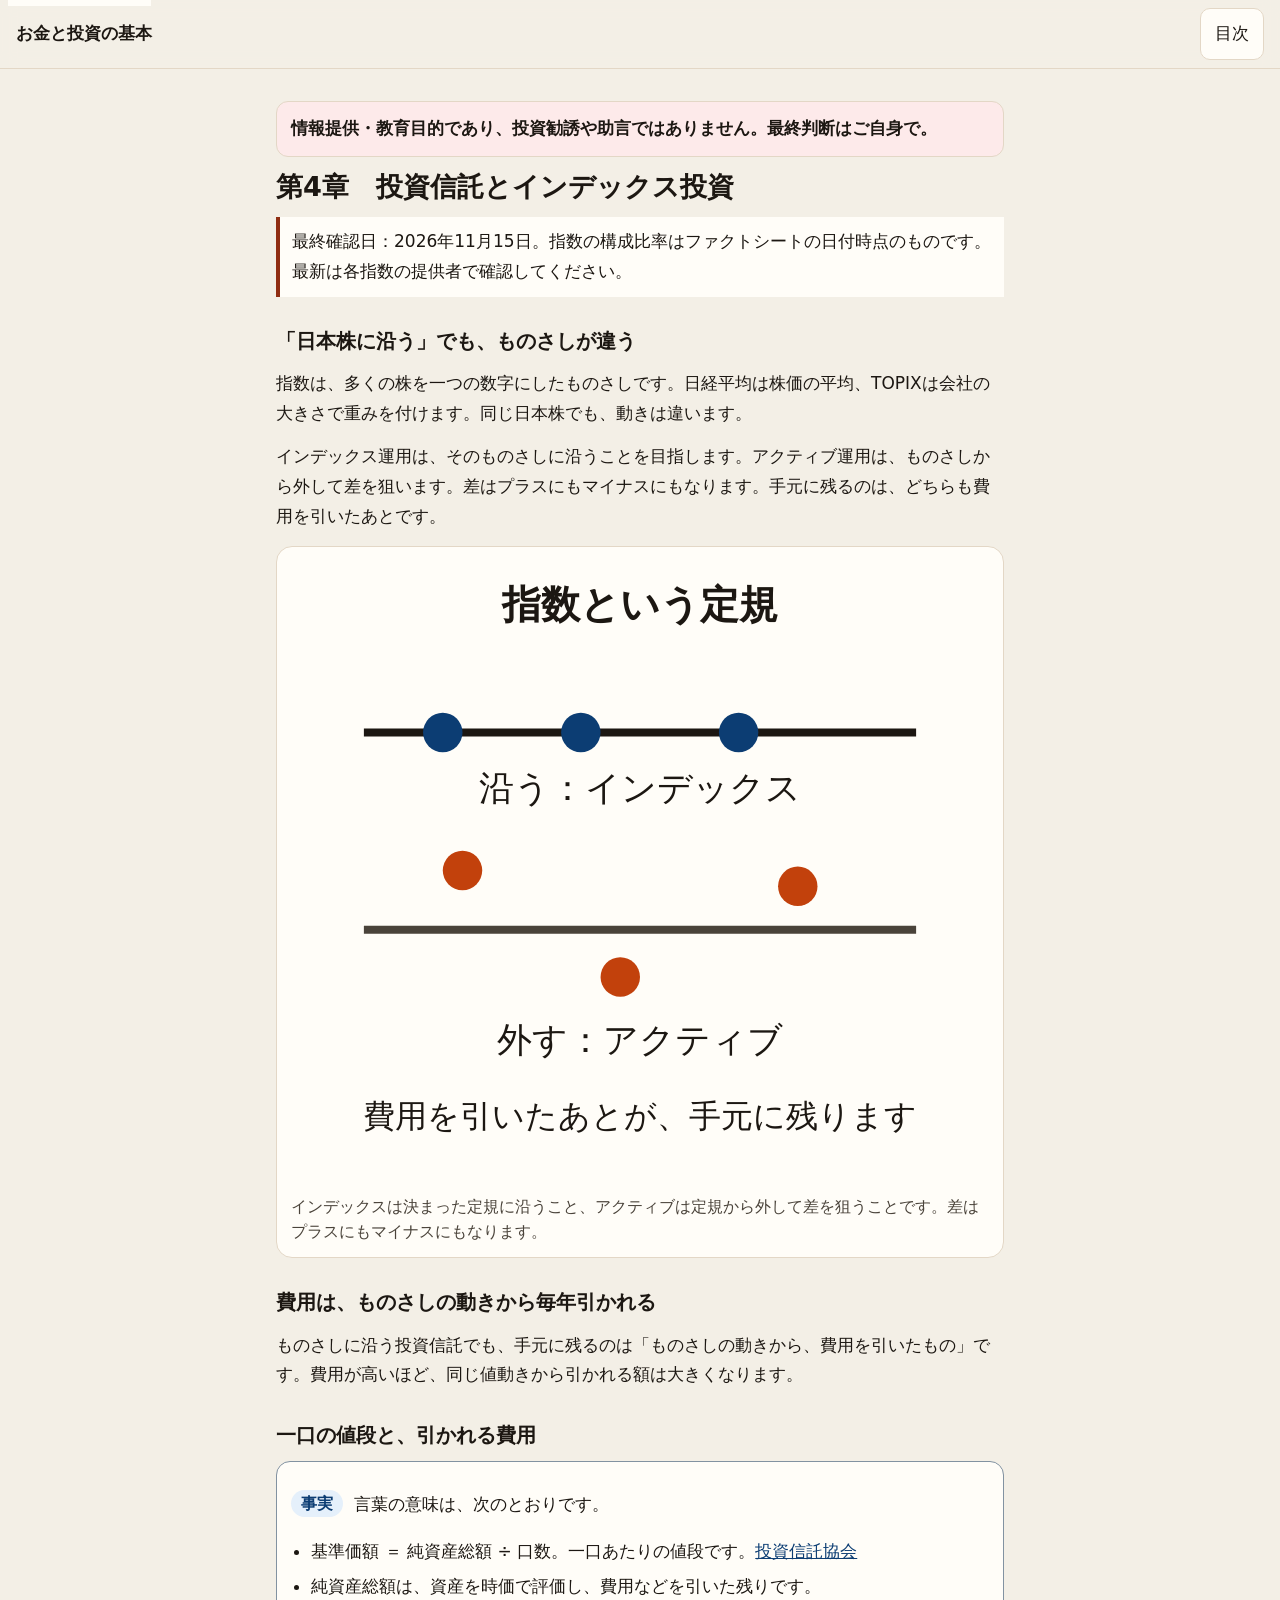
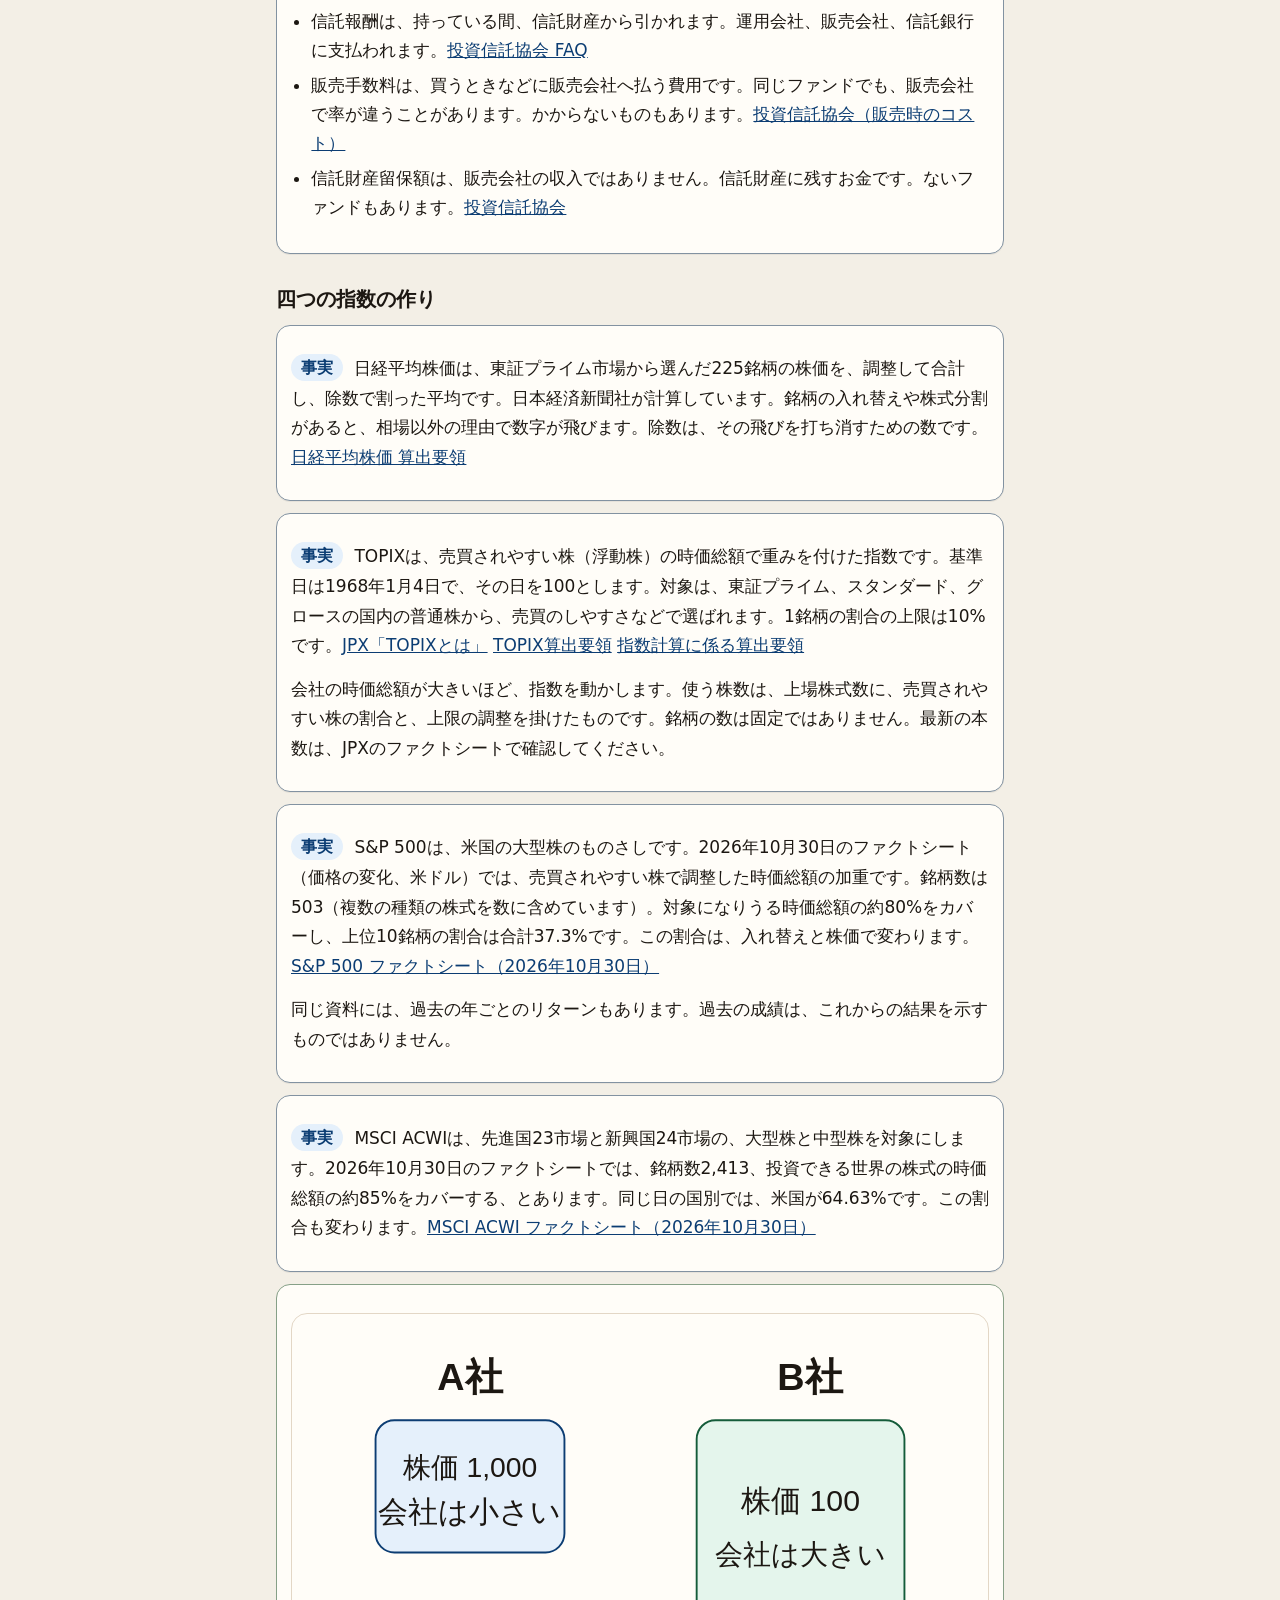
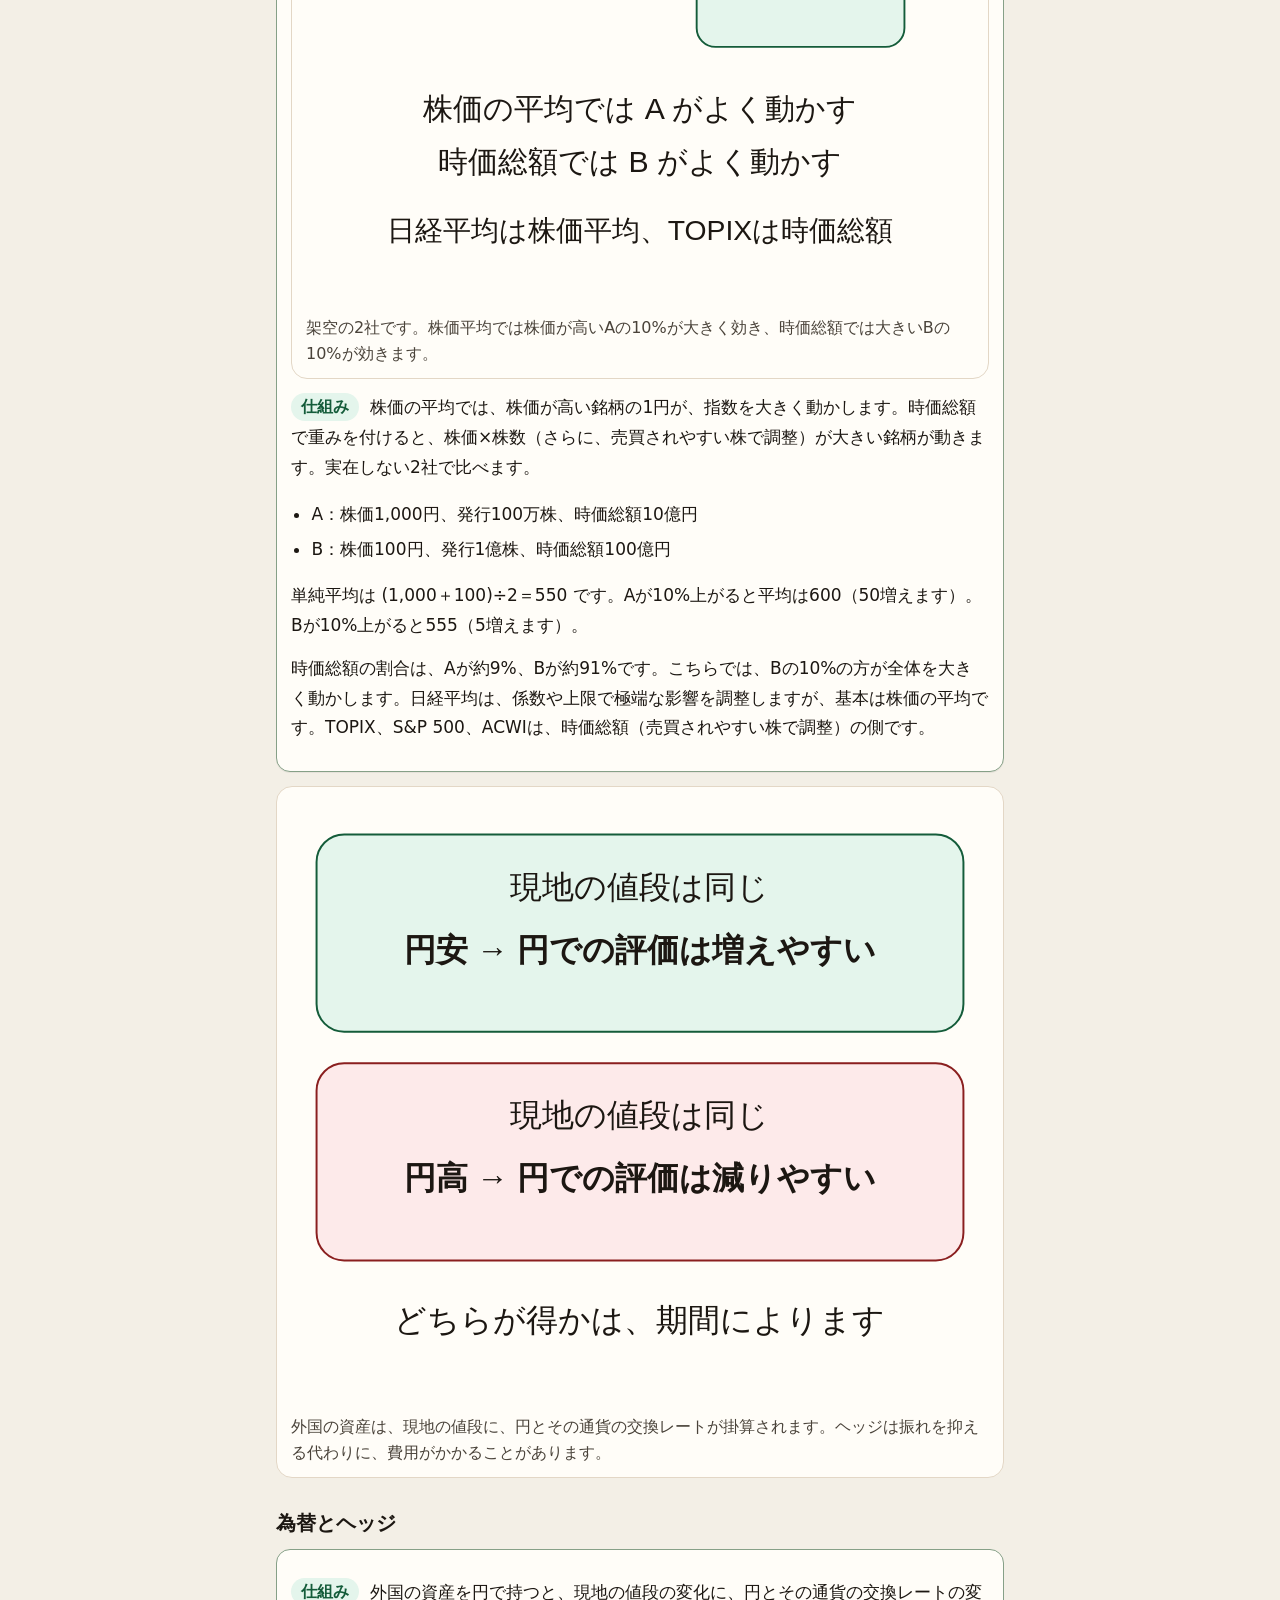
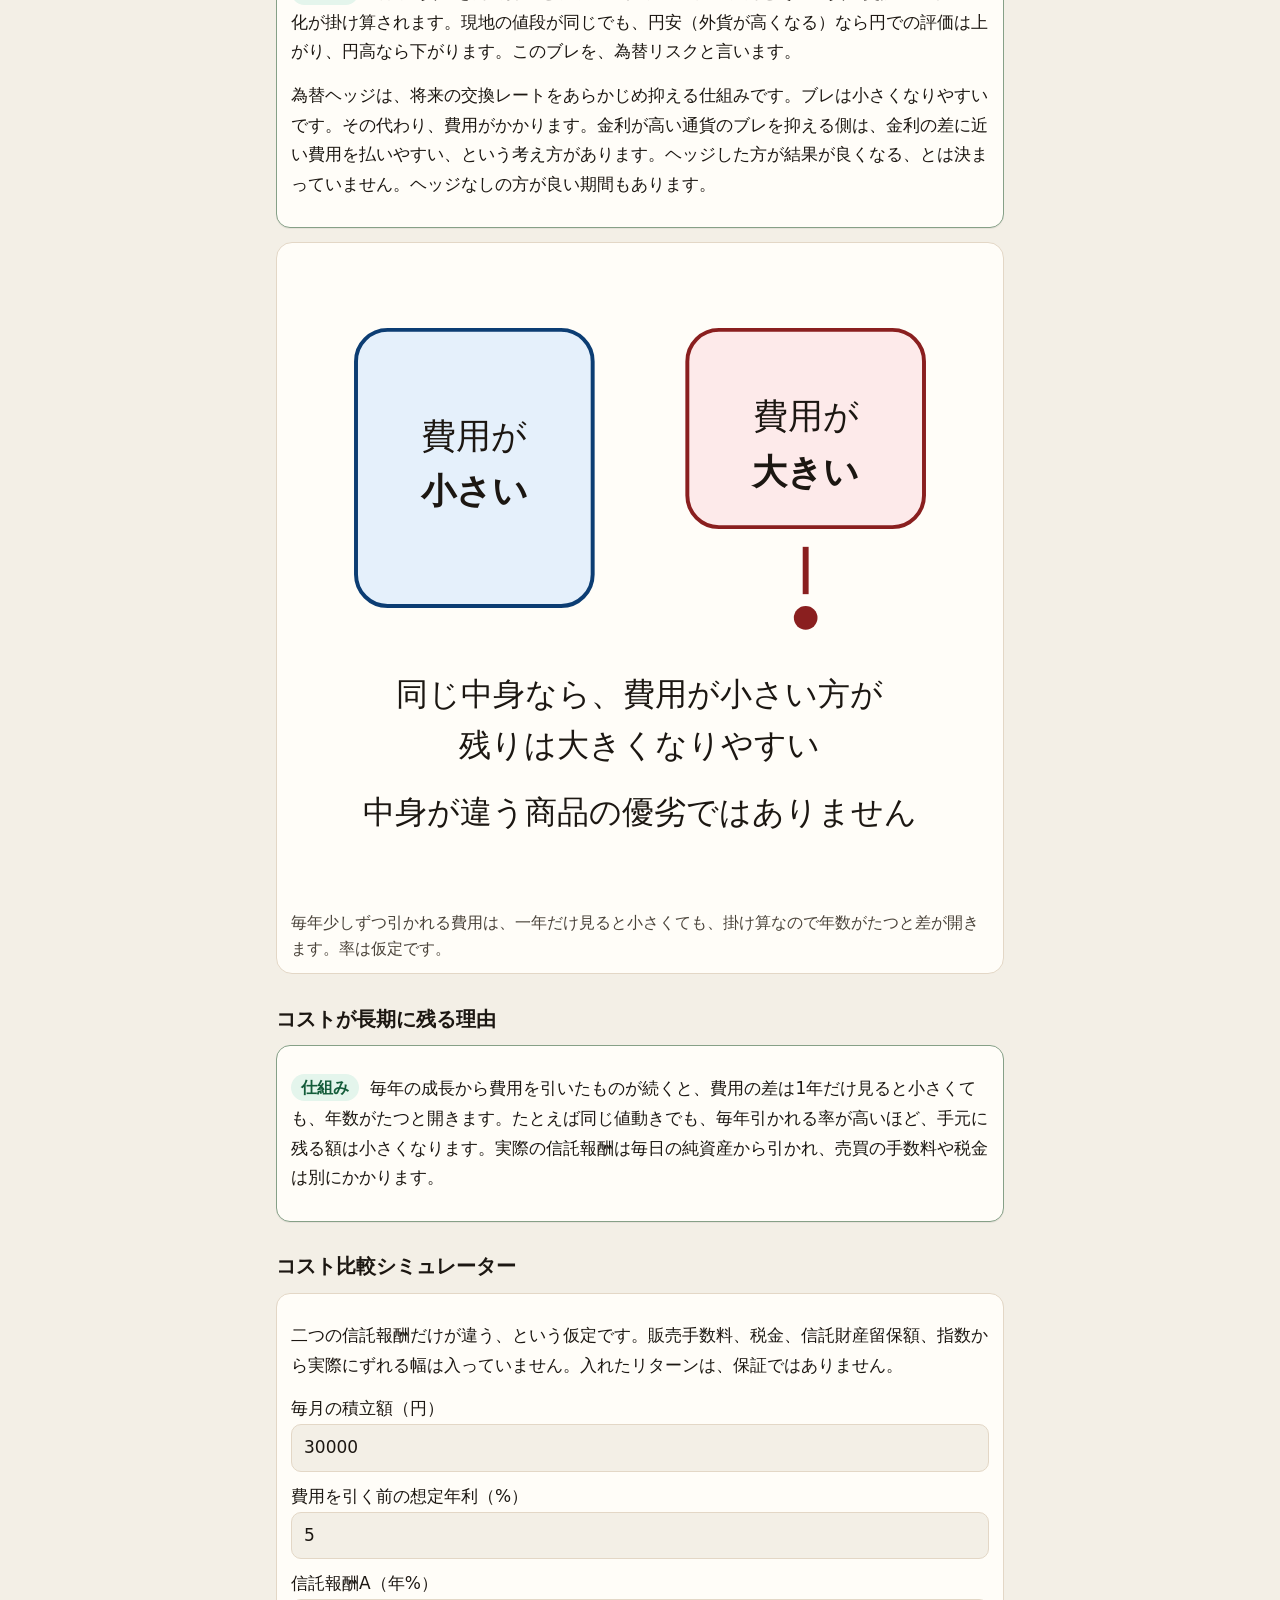
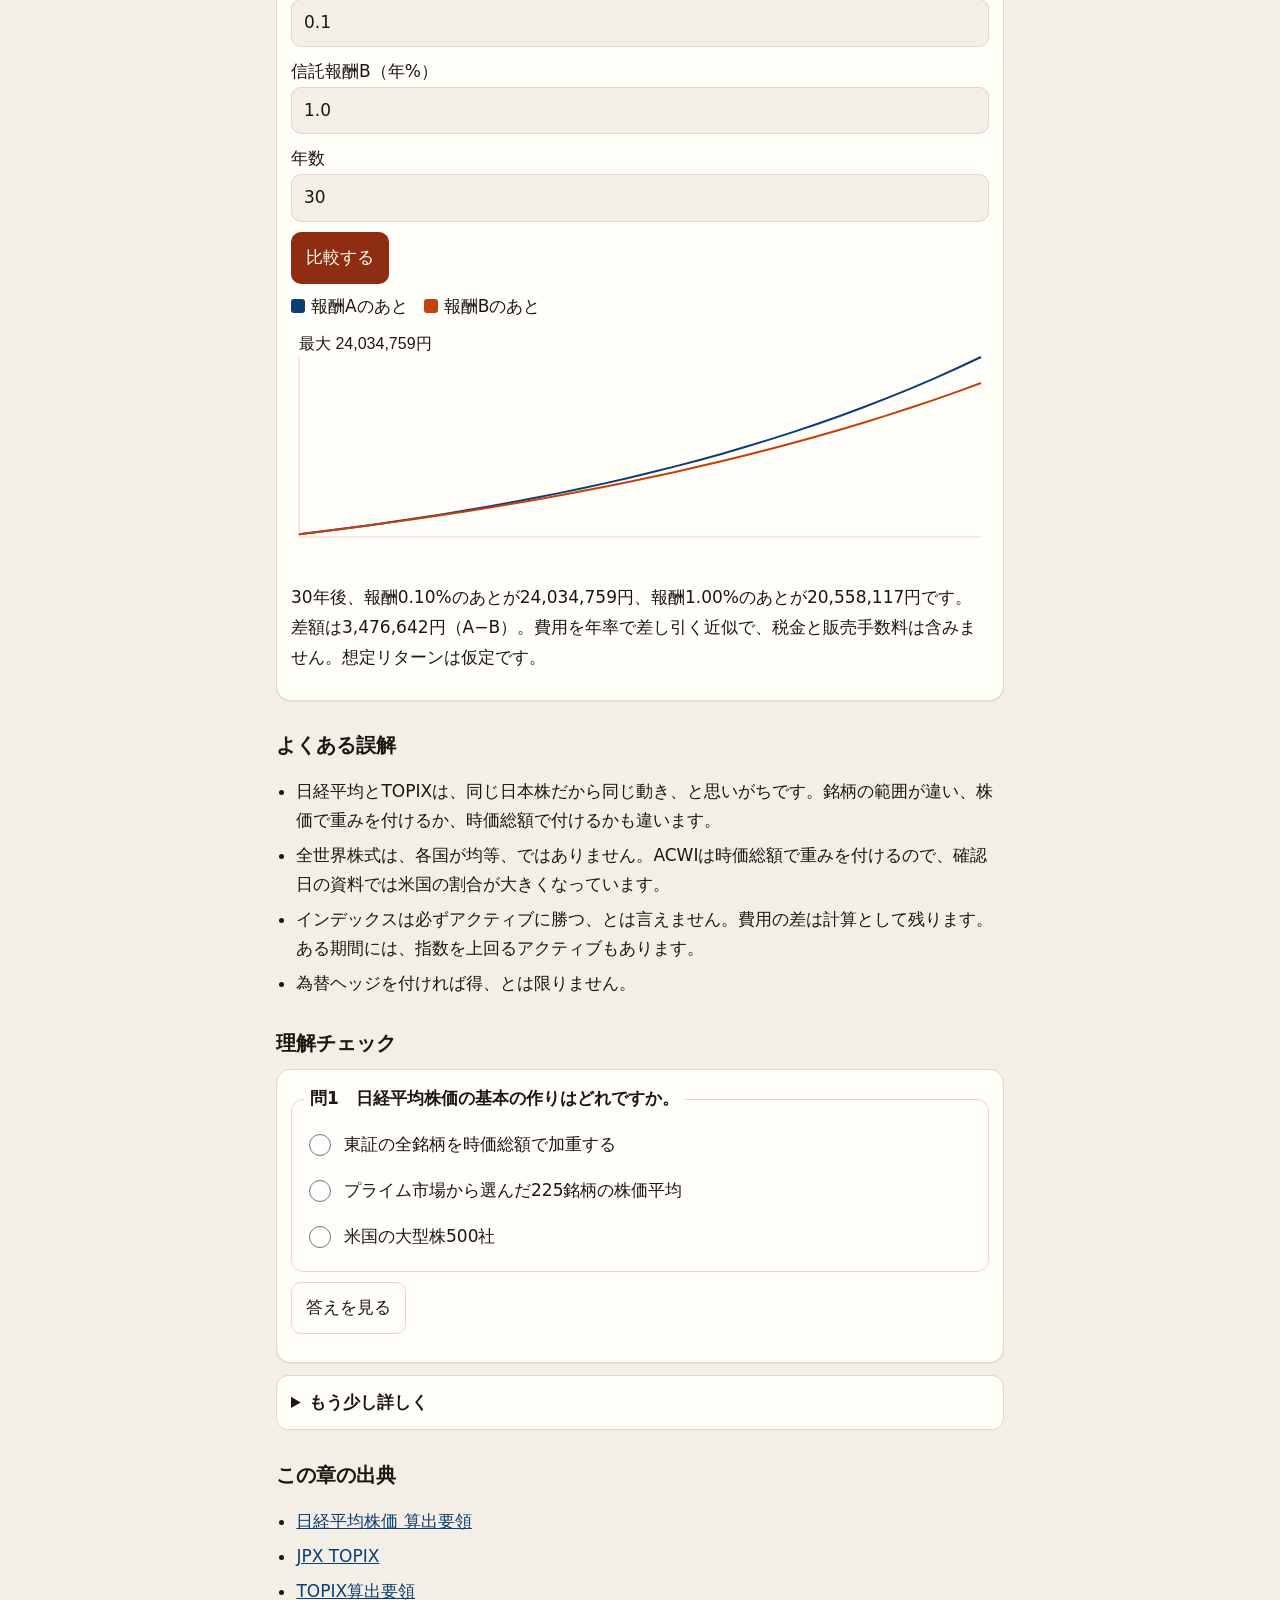
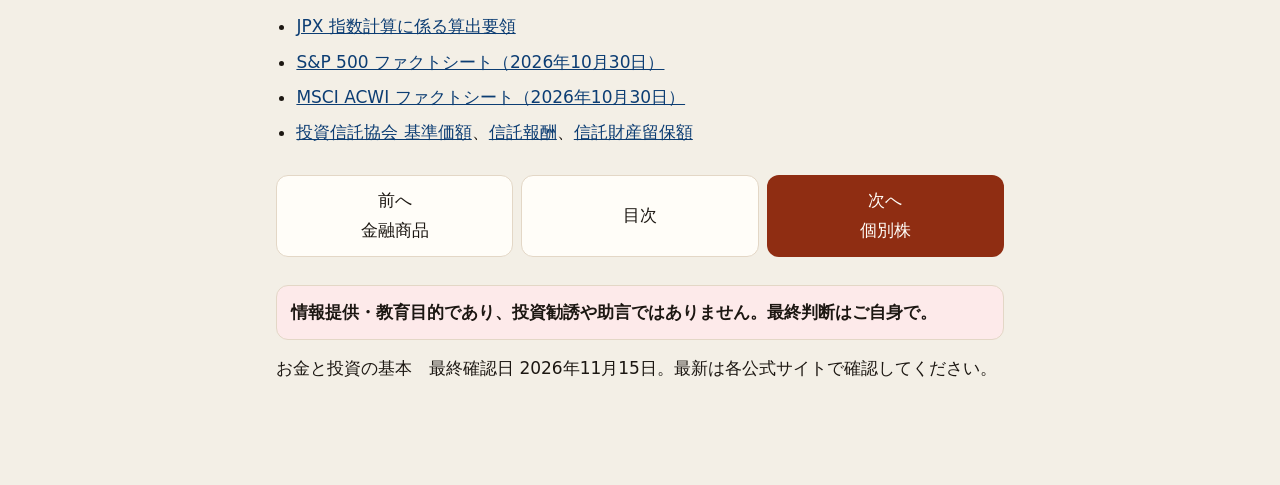
<file: funds.html>
<!DOCTYPE html>
<html lang="ja">
<head>
<meta charset="utf-8">
<meta name="viewport" content="width=device-width, initial-scale=1, viewport-fit=cover">
<meta name="description" content="日本の投資初心者向けに、お金の基本からNISA・インデックス投資・個別株の仕組みを、一次情報に基づいて解説する教育ページです。投資勧誘ではありません。">
<meta name="color-scheme" content="light dark">
<title>第4章 投資信託とインデックス｜お金と投資の基本</title>
<link rel="stylesheet" href="style.css">
</head>
<body>
<a class="skip" href="#main">本文へスキップ</a>
<div class="progress" id="progress" role="progressbar" aria-label="読んだ割合" aria-valuemin="0" aria-valuemax="100" aria-valuenow="0"></div>
<div class="topbar">
  <a class="brand" href="index.html">お金と投資の基本</a>
  <span class="spacer"></span>
  <button type="button" id="menuBtn" aria-expanded="false" aria-controls="drawer">目次</button>
</div>
<div id="drawer" class="drawer" hidden>
  <nav aria-label="ページ">
    <button type="button" id="closeDrawer">閉じる</button>
    <a href="index.html">目次</a>
    <a href="money.html">第1章 お金の基本</a>
    <a href="invest.html">第2章 投資とは何か</a>
    <a href="products.html">第3章 主な金融商品</a>
    <a href="funds.html" aria-current="page">第4章 投資信託とインデックス</a>
    <a href="stocks.html">第5章 個別株の基礎</a>
    <a href="tax.html">第6章 制度と税金</a>
    <a href="detail.html">制度の詳細</a>
    <a href="start.html">第7章 始め方と失敗パターン</a>
    <a href="glossary.html">用語集</a>
    <a href="sources.html">出典・更新履歴・免責</a>
  </nav>
</div>
<div class="wrap">
<p class="disclaimer"><strong>情報提供・教育目的であり、投資勧誘や助言ではありません。最終判断はご自身で。</strong></p>
<main id="main">
<section id="ch4" aria-labelledby="ch4-title">
  <h1 id="ch4-title">第4章　投資信託とインデックス投資</h1>
  <p class="confirm">最終確認日：2026年11月15日。指数の構成比率はファクトシートの日付時点のものです。最新は各指数の提供者で確認してください。</p>
  <h2>「日本株に沿う」でも、ものさしが違う</h2>
  <p>指数は、多くの株を一つの数字にしたものさしです。日経平均は株価の平均、TOPIXは会社の大きさで重みを付けます。同じ日本株でも、動きは違います。</p>
  <p>インデックス運用は、そのものさしに沿うことを目指します。アクティブ運用は、ものさしから外して差を狙います。差はプラスにもマイナスにもなります。手元に残るのは、どちらも費用を引いたあとです。</p>

  <figure class="figure"><svg viewBox="0 0 360 320" aria-hidden="true">
  <text x="180" y="32" text-anchor="middle" font-size="20" fill="var(--text)" font-weight="700">指数という定規</text>
  <line x1="40" y1="90" x2="320" y2="90" stroke="var(--text)" stroke-width="4"/>
  <circle cx="80" cy="90" r="10" fill="var(--c1)"/>
  <circle cx="150" cy="90" r="10" fill="var(--c1)"/>
  <circle cx="230" cy="90" r="10" fill="var(--c1)"/>
  <text x="180" y="124" text-anchor="middle" font-size="18" fill="var(--text)">沿う：インデックス</text>
  <line x1="40" y1="190" x2="320" y2="190" stroke="var(--muted)" stroke-width="4"/>
  <circle cx="90" cy="160" r="10" fill="var(--c2)"/>
  <circle cx="170" cy="214" r="10" fill="var(--c2)"/>
  <circle cx="260" cy="168" r="10" fill="var(--c2)"/>
  <text x="180" y="252" text-anchor="middle" font-size="18" fill="var(--text)">外す：アクティブ</text>
  <text x="180" y="290" text-anchor="middle" font-size="16" fill="var(--text)">費用を引いたあとが、手元に残ります</text>
  </svg><figcaption>インデックスは決まった定規に沿うこと、アクティブは定規から外して差を狙うことです。差はプラスにもマイナスにもなります。</figcaption></figure>
  <h2>費用は、ものさしの動きから毎年引かれる</h2>
  <p>ものさしに沿う投資信託でも、手元に残るのは「ものさしの動きから、費用を引いたもの」です。費用が高いほど、同じ値動きから引かれる額は大きくなります。</p>

  <h2>一口の値段と、引かれる費用</h2>
  <div class="card fact">
    <p><span class="badge fact">事実</span> 言葉の意味は、次のとおりです。</p>
    <ul>
      <li>基準価額 ＝ 純資産総額 ÷ 口数。一口あたりの値段です。<a href="sources.html#src-toushin-nav">投資信託協会</a></li>
      <li>純資産総額は、資産を時価で評価し、費用などを引いた残りです。</li>
      <li>信託報酬は、持っている間、信託財産から引かれます。運用会社、販売会社、信託銀行に支払われます。<a href="sources.html#src-toushin-faq">投資信託協会 FAQ</a></li>
      <li>販売手数料は、買うときなどに販売会社へ払う費用です。同じファンドでも、販売会社で率が違うことがあります。かからないものもあります。<a href="sources.html#src-toushin-cost">投資信託協会（販売時のコスト）</a></li>
      <li>信託財産留保額は、販売会社の収入ではありません。信託財産に残すお金です。ないファンドもあります。<a href="sources.html#src-toushin-reserve">投資信託協会</a></li>
    </ul>
  </div>

  <h2>四つの指数の作り</h2>
  <div class="card fact">
    <p><span class="badge fact">事実</span> 日経平均株価は、東証プライム市場から選んだ225銘柄の株価を、調整して合計し、除数で割った平均です。日本経済新聞社が計算しています。銘柄の入れ替えや株式分割があると、相場以外の理由で数字が飛びます。除数は、その飛びを打ち消すための数です。<a href="sources.html#src-nikkei">日経平均株価 算出要領</a></p>
  </div>
  <div class="card fact">
    <p><span class="badge fact">事実</span> TOPIXは、売買されやすい株（浮動株）の時価総額で重みを付けた指数です。基準日は1968年1月4日で、その日を100とします。対象は、東証プライム、スタンダード、グロースの国内の普通株から、売買のしやすさなどで選ばれます。1銘柄の割合の上限は10%です。<a href="sources.html#src-topix">JPX「TOPIXとは」</a> <a href="sources.html#src-topix-method">TOPIX算出要領</a> <a href="sources.html#src-jpx-calc">指数計算に係る算出要領</a></p>
    <p>会社の時価総額が大きいほど、指数を動かします。使う株数は、上場株式数に、売買されやすい株の割合と、上限の調整を掛けたものです。銘柄の数は固定ではありません。最新の本数は、JPXのファクトシートで確認してください。</p>
  </div>
  <div class="card fact">
    <p><span class="badge fact">事実</span> S&amp;P 500は、米国の大型株のものさしです。2026年10月30日のファクトシート（価格の変化、米ドル）では、売買されやすい株で調整した時価総額の加重です。銘柄数は503（複数の種類の株式を数に含めています）。対象になりうる時価総額の約80%をカバーし、上位10銘柄の割合は合計37.3%です。この割合は、入れ替えと株価で変わります。<a href="sources.html#src-sp500">S&amp;P 500 ファクトシート（2026年10月30日）</a></p>
    <p>同じ資料には、過去の年ごとのリターンもあります。過去の成績は、これからの結果を示すものではありません。</p>
  </div>
  <div class="card fact">
    <p><span class="badge fact">事実</span> MSCI ACWIは、先進国23市場と新興国24市場の、大型株と中型株を対象にします。2026年10月30日のファクトシートでは、銘柄数2,413、投資できる世界の株式の時価総額の約85%をカバーする、とあります。同じ日の国別では、米国が64.63%です。この割合も変わります。<a href="sources.html#src-acwi">MSCI ACWI ファクトシート（2026年10月30日）</a></p>
  </div>

  <div class="card mech">
    <figure class="figure"><svg viewBox="0 0 360 310" aria-hidden="true">
  <text x="90" y="36" text-anchor="middle" font-size="20" fill="var(--text)" font-weight="700">A社</text>
  <text x="270" y="36" text-anchor="middle" font-size="20" fill="var(--text)" font-weight="700">B社</text>
  <rect x="40" y="52" width="100" height="70" rx="10" fill="var(--fact-bg)" stroke="var(--fact)"/>
  <text x="90" y="82" text-anchor="middle" font-size="15" fill="var(--text)">株価 1,000</text>
  <text x="90" y="106" text-anchor="middle" font-size="16" fill="var(--text)">会社は小さい</text>
  <rect x="210" y="52" width="110" height="120" rx="10" fill="var(--mech-bg)" stroke="var(--mech)"/>
  <text x="265" y="100" text-anchor="middle" font-size="16" fill="var(--text)">株価 100</text>
  <text x="265" y="128" text-anchor="middle" font-size="15" fill="var(--text)">会社は大きい</text>
  <text x="180" y="210" text-anchor="middle" font-size="16" fill="var(--text)">株価の平均では A がよく動かす</text>
  <text x="180" y="238" text-anchor="middle" font-size="16" fill="var(--text)">時価総額では B がよく動かす</text>
  <text x="180" y="274" text-anchor="middle" font-size="15" fill="var(--text)">日経平均は株価平均、TOPIXは時価総額</text>
  </svg><figcaption>架空の2社です。株価平均では株価が高いAの10%が大きく効き、時価総額では大きいBの10%が効きます。</figcaption></figure>
<p><span class="badge mech">仕組み</span> 株価の平均では、株価が高い銘柄の1円が、指数を大きく動かします。時価総額で重みを付けると、株価×株数（さらに、売買されやすい株で調整）が大きい銘柄が動きます。実在しない2社で比べます。</p>
    <ul>
      <li>A：株価1,000円、発行100万株、時価総額10億円</li>
      <li>B：株価100円、発行1億株、時価総額100億円</li>
    </ul>
    <p>単純平均は (1,000＋100)÷2＝550 です。Aが10%上がると平均は600（50増えます）。Bが10%上がると555（5増えます）。</p>
    <p>時価総額の割合は、Aが約9%、Bが約91%です。こちらでは、Bの10%の方が全体を大きく動かします。日経平均は、係数や上限で極端な影響を調整しますが、基本は株価の平均です。TOPIX、S&amp;P 500、ACWIは、時価総額（売買されやすい株で調整）の側です。</p>
  </div>

  <figure class="figure"><svg viewBox="0 0 360 310" aria-hidden="true">
  <rect x="16" y="20" width="328" height="100" rx="14" fill="var(--mech-bg)" stroke="var(--mech)"/>
  <text x="180" y="52" text-anchor="middle" font-size="16" fill="var(--text)">現地の値段は同じ</text>
  <text x="180" y="84" text-anchor="middle" font-size="16" fill="var(--text)" font-weight="700">円安 → 円での評価は増えやすい</text>
  <rect x="16" y="136" width="328" height="100" rx="14" fill="var(--warn-bg)" stroke="var(--warn)"/>
  <text x="180" y="168" text-anchor="middle" font-size="16" fill="var(--text)">現地の値段は同じ</text>
  <text x="180" y="200" text-anchor="middle" font-size="16" fill="var(--text)" font-weight="700">円高 → 円での評価は減りやすい</text>
  <text x="180" y="272" text-anchor="middle" font-size="16" fill="var(--text)">どちらが得かは、期間によります</text>
  </svg><figcaption>外国の資産は、現地の値段に、円とその通貨の交換レートが掛算されます。ヘッジは振れを抑える代わりに、費用がかかることがあります。</figcaption></figure>
<h2>為替とヘッジ</h2>
  <div class="card mech">
    <p><span class="badge mech">仕組み</span> 外国の資産を円で持つと、現地の値段の変化に、円とその通貨の交換レートの変化が掛け算されます。現地の値段が同じでも、円安（外貨が高くなる）なら円での評価は上がり、円高なら下がります。このブレを、為替リスクと言います。</p>
    <p>為替ヘッジは、将来の交換レートをあらかじめ抑える仕組みです。ブレは小さくなりやすいです。その代わり、費用がかかります。金利が高い通貨のブレを抑える側は、金利の差に近い費用を払いやすい、という考え方があります。ヘッジした方が結果が良くなる、とは決まっていません。ヘッジなしの方が良い期間もあります。</p>
  </div>

  <figure class="figure"><svg viewBox="0 0 360 330" aria-hidden="true">
  <rect x="36" y="40" width="120" height="140" rx="16" fill="var(--fact-bg)" stroke="var(--fact)" stroke-width="2"/>
  <rect x="204" y="40" width="120" height="100" rx="16" fill="var(--warn-bg)" stroke="var(--warn)" stroke-width="2"/>
  <text x="96" y="100" text-anchor="middle" font-size="18" fill="var(--text)">費用が</text>
  <text x="96" y="128" text-anchor="middle" font-size="18" fill="var(--text)" font-weight="700">小さい</text>
  <text x="264" y="90" text-anchor="middle" font-size="18" fill="var(--text)">費用が</text>
  <text x="264" y="118" text-anchor="middle" font-size="18" fill="var(--text)" font-weight="700">大きい</text>
  <path d="M264 150 v24" stroke="var(--warn)" stroke-width="3"/>
  <circle cx="264" cy="186" r="6" fill="var(--warn)"/>
  <text x="180" y="230" text-anchor="middle" font-size="16" fill="var(--text)">同じ中身なら、費用が小さい方が</text>
  <text x="180" y="256" text-anchor="middle" font-size="16" fill="var(--text)">残りは大きくなりやすい</text>
  <text x="180" y="290" text-anchor="middle" font-size="16" fill="var(--text)">中身が違う商品の優劣ではありません</text>
  </svg><figcaption>毎年少しずつ引かれる費用は、一年だけ見ると小さくても、掛け算なので年数がたつと差が開きます。率は仮定です。</figcaption></figure>
<h2>コストが長期に残る理由</h2>
  <div class="card mech">
    <p><span class="badge mech">仕組み</span> 毎年の成長から費用を引いたものが続くと、費用の差は1年だけ見ると小さくても、年数がたつと開きます。たとえば同じ値動きでも、毎年引かれる率が高いほど、手元に残る額は小さくなります。実際の信託報酬は毎日の純資産から引かれ、売買の手数料や税金は別にかかります。</p>
  </div>

  <h2>コスト比較シミュレーター</h2>
  <div class="card">
    <p>二つの信託報酬だけが違う、という仮定です。販売手数料、税金、信託財産留保額、指数から実際にずれる幅は入っていません。入れたリターンは、保証ではありません。</p>
    <label class="field">毎月の積立額（円）<input id="k-pmt" type="number" inputmode="decimal" min="0" value="30000"></label>
    <label class="field">費用を引く前の想定年利（%）<input id="k-rate" type="number" inputmode="decimal" step="0.1" value="5"></label>
    <label class="field">信託報酬A（年%）<input id="k-c1" type="number" inputmode="decimal" min="0" step="0.01" value="0.1"></label>
    <label class="field">信託報酬B（年%）<input id="k-c2" type="number" inputmode="decimal" min="0" step="0.01" value="1.0"></label>
    <label class="field">年数<input id="k-years" type="number" inputmode="numeric" min="1" max="50" value="30"></label>
    <button type="button" class="primary" id="k-run">比較する</button>
    <div class="legend" aria-hidden="true"><span><i class="swatch" style="background:var(--c1)"></i>報酬Aのあと</span><span><i class="swatch" style="background:var(--c2)"></i>報酬Bのあと</span></div>
    <div class="canvas-box"><canvas id="k-chart" data-h="240" role="img" aria-describedby="k-out"></canvas></div>
    <p id="k-out" class="result" aria-live="polite"></p>
  </div>

  <h2>よくある誤解</h2>
  <ul>
    <li>日経平均とTOPIXは、同じ日本株だから同じ動き、と思いがちです。銘柄の範囲が違い、株価で重みを付けるか、時価総額で付けるかも違います。</li>
    <li>全世界株式は、各国が均等、ではありません。ACWIは時価総額で重みを付けるので、確認日の資料では米国の割合が大きくなっています。</li>
    <li>インデックスは必ずアクティブに勝つ、とは言えません。費用の差は計算として残ります。ある期間には、指数を上回るアクティブもあります。</li>
    <li>為替ヘッジを付ければ得、とは限りません。</li>
  </ul>

  <h2>理解チェック</h2>
  <form class="quiz card" data-explain="日経平均は225銘柄の株価を株価換算係数と除数でまとめる価格平均です。TOPIXは浮動株時価総額加重です。">
    <fieldset>
      <legend>問1　日経平均株価の基本の作りはどれですか。</legend>
      <label><input type="radio" name="q41" value="a">東証の全銘柄を時価総額で加重する</label>
      <label><input type="radio" name="q41" value="b">プライム市場から選んだ225銘柄の株価平均</label>
      <label><input type="radio" name="q41" value="c">米国の大型株500社</label>
    </fieldset>
    <button type="submit">答えを見る</button>
    <p class="quiz-result" aria-live="polite"></p>
  </form>
  

  <details>
    <summary>もう少し詳しく</summary>
    <div class="inner">
      <p>TOPIXの算出要領では、定期入替は原則10月最終営業日、浮動株時価総額のウエイト上限は10%です。2026年10月最終営業日が初回の定期入替、と要領に書かれています。流動性の基準（売買代金回転率や浮動株時価総額の累積比率）の細目は要領に表があります。<a href="sources.html#src-topix-method">TOPIX算出要領</a></p>
      <p>日経平均は原則225銘柄ですが、持ち株会社化などの短い期間は225に満たないことがあります。そのときは除数で連続性を保ちます。<a href="sources.html#src-nikkei">算出要領</a></p>
      <p>S&amp;P 500の「503」は、2026年10月30日時点で複数の議決権種類などを数に含めたものです。銘柄数は入れ替えで変わります。<a href="sources.html#src-sp500">ファクトシート</a></p>
      <p>日経平均は、調整した株価の合計を除数で割ります。TOPIXは、指数用の時価総額を基準の時価総額で割り、100を掛けた形です。費用の差は、(1＋リターン−費用) を年数ぶん掛けた結果の比として広がります。</p>
    </div>
  </details>
  <h2>この章の出典</h2>
  <ul class="chapter-src">
    <li><a href="sources.html#src-nikkei">日経平均株価 算出要領</a></li>
    <li><a href="sources.html#src-topix">JPX TOPIX</a></li>
    <li><a href="sources.html#src-topix-method">TOPIX算出要領</a></li>
    <li><a href="sources.html#src-jpx-calc">JPX 指数計算に係る算出要領</a></li>
    <li><a href="sources.html#src-sp500">S&amp;P 500 ファクトシート（2026年10月30日）</a></li>
    <li><a href="sources.html#src-acwi">MSCI ACWI ファクトシート（2026年10月30日）</a></li>
    <li><a href="sources.html#src-toushin-nav">投資信託協会 基準価額</a>、<a href="sources.html#src-toushin-faq">信託報酬</a>、<a href="sources.html#src-toushin-reserve">信託財産留保額</a></li>
  </ul>
</section>
<nav class="pager" aria-label="章の移動"><a href="products.html">前へ<br>金融商品</a><a href="index.html">目次</a><a class="primary" href="stocks.html">次へ<br>個別株</a></nav>
</main>
<footer>
  <p class="disclaimer"><strong>情報提供・教育目的であり、投資勧誘や助言ではありません。最終判断はご自身で。</strong></p>
  <p>お金と投資の基本　最終確認日 2026年11月15日。最新は各公式サイトで確認してください。</p>
</footer>
</div>
<button type="button" id="toTop">上へ</button>
<script src="app.js"></script>
</body>
</html>
</file>
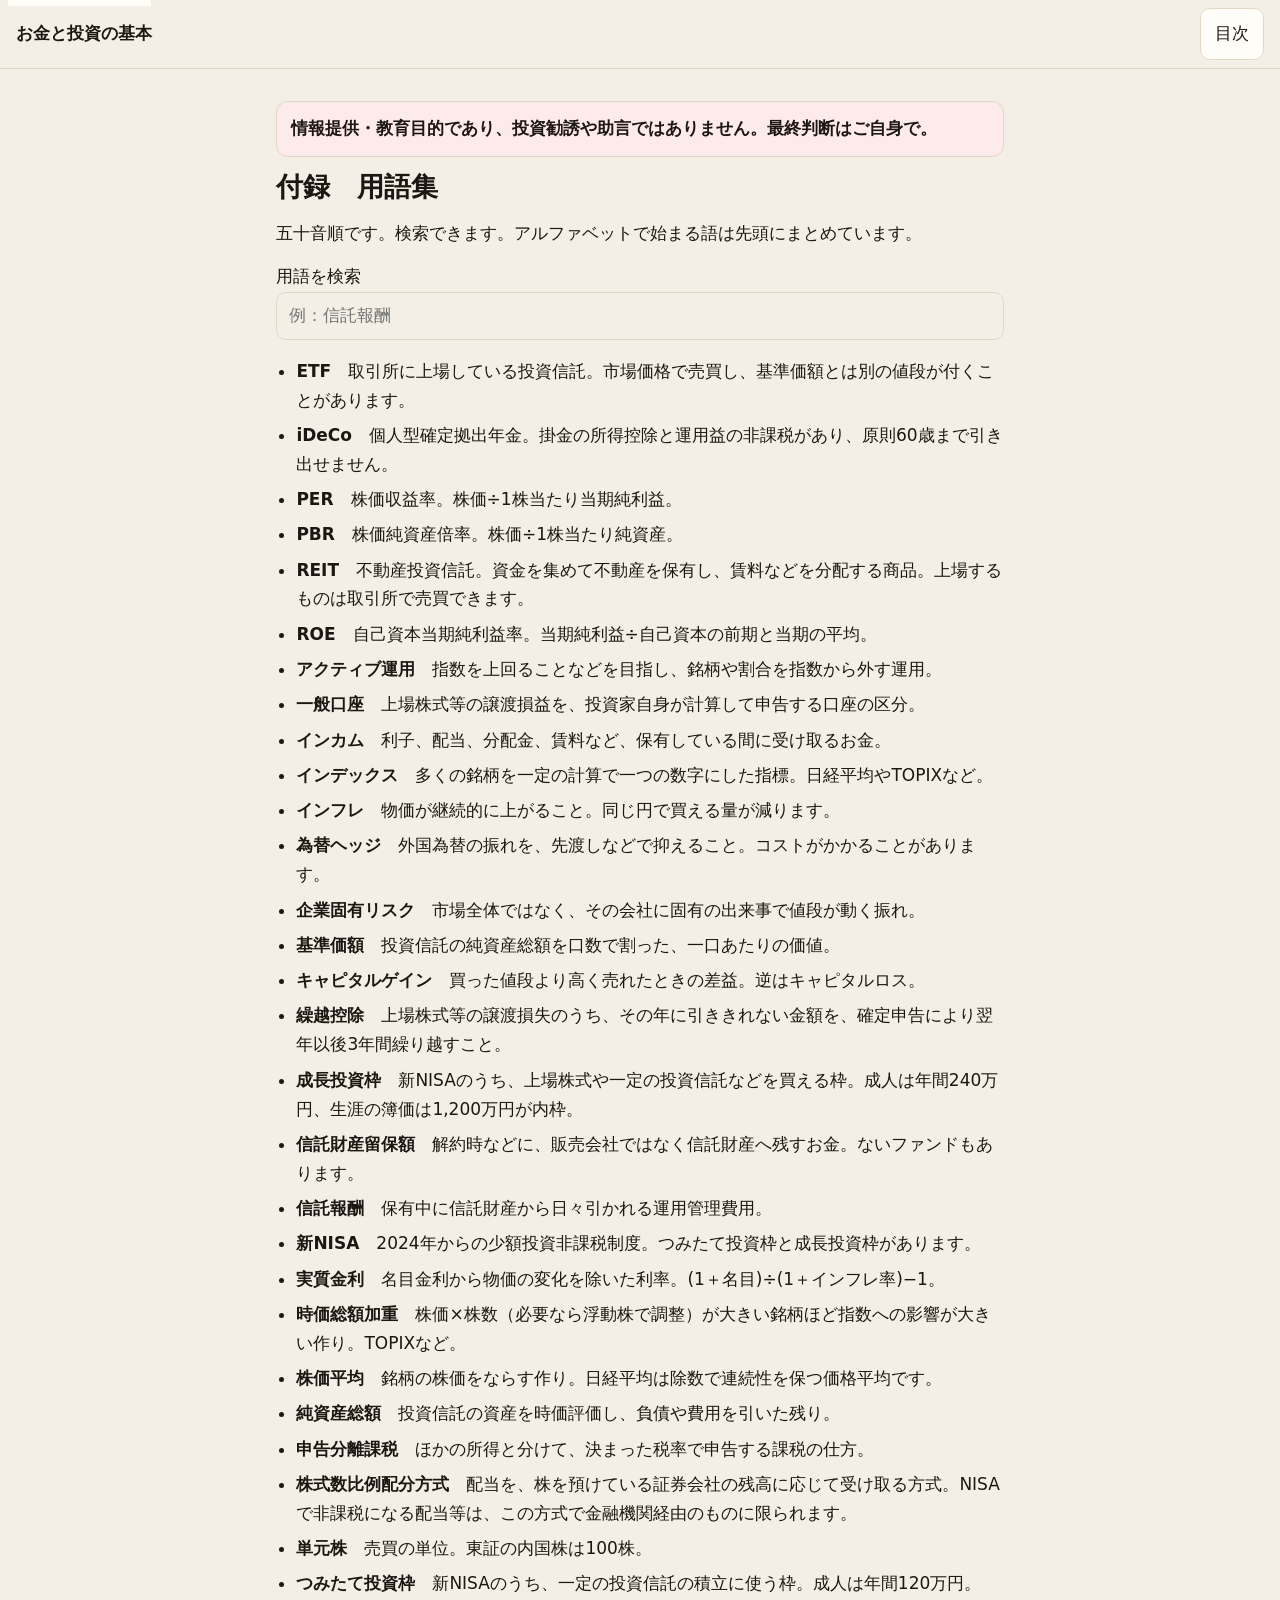
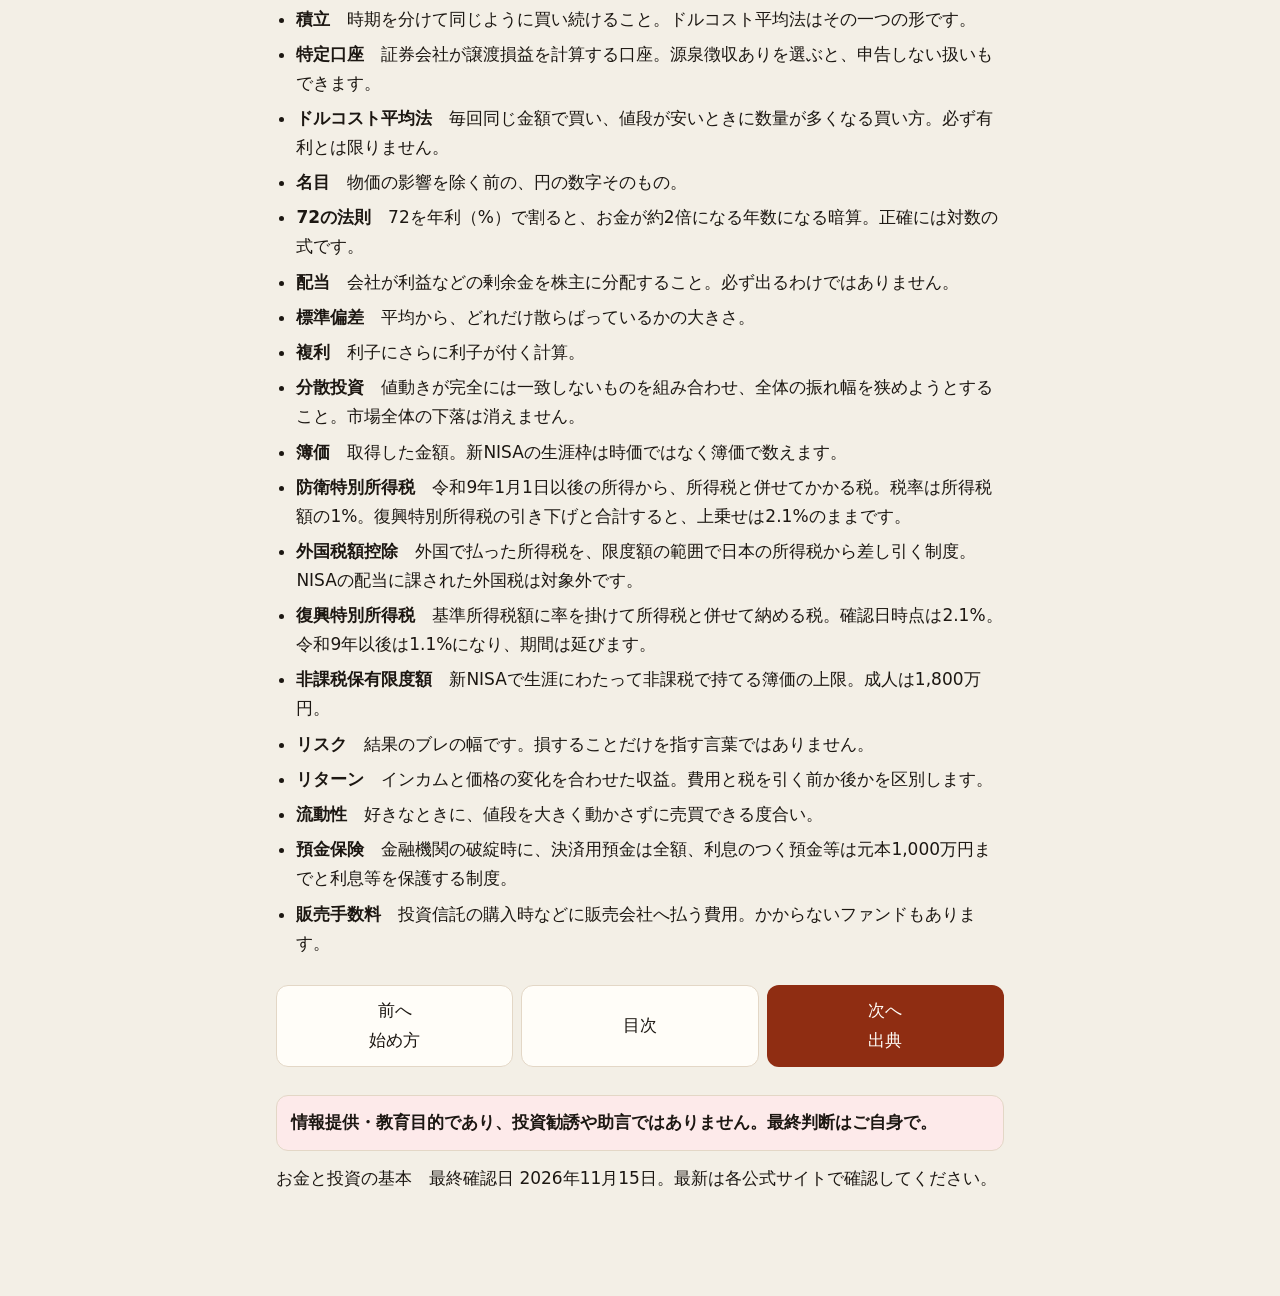
<file: glossary.html>
<!DOCTYPE html>
<html lang="ja">
<head>
<meta charset="utf-8">
<meta name="viewport" content="width=device-width, initial-scale=1, viewport-fit=cover">
<meta name="description" content="日本の投資初心者向けに、お金の基本からNISA・インデックス投資・個別株の仕組みを、一次情報に基づいて解説する教育ページです。投資勧誘ではありません。">
<meta name="color-scheme" content="light dark">
<title>用語集｜お金と投資の基本</title>
<link rel="stylesheet" href="style.css">
</head>
<body>
<a class="skip" href="#main">本文へスキップ</a>
<div class="progress" id="progress" role="progressbar" aria-label="読んだ割合" aria-valuemin="0" aria-valuemax="100" aria-valuenow="0"></div>
<div class="topbar">
  <a class="brand" href="index.html">お金と投資の基本</a>
  <span class="spacer"></span>
  <button type="button" id="menuBtn" aria-expanded="false" aria-controls="drawer">目次</button>
</div>
<div id="drawer" class="drawer" hidden>
  <nav aria-label="ページ">
    <button type="button" id="closeDrawer">閉じる</button>
    <a href="index.html">目次</a>
    <a href="money.html">第1章 お金の基本</a>
    <a href="invest.html">第2章 投資とは何か</a>
    <a href="products.html">第3章 主な金融商品</a>
    <a href="funds.html">第4章 投資信託とインデックス</a>
    <a href="stocks.html">第5章 個別株の基礎</a>
    <a href="tax.html">第6章 制度と税金</a>
    <a href="detail.html">制度の詳細</a>
    <a href="start.html">第7章 始め方と失敗パターン</a>
    <a href="glossary.html" aria-current="page">用語集</a>
    <a href="sources.html">出典・更新履歴・免責</a>
  </nav>
</div>
<div class="wrap">
<p class="disclaimer"><strong>情報提供・教育目的であり、投資勧誘や助言ではありません。最終判断はご自身で。</strong></p>
<main id="main">
<section id="glossary" aria-labelledby="glossary-title">
  <h1 id="glossary-title">付録　用語集</h1>
  <p>五十音順です。検索できます。アルファベットで始まる語は先頭にまとめています。</p>
  <label class="field">用語を検索<input id="dict-q" type="search" placeholder="例：信託報酬"></label>
  <ul id="dict">
    <li><strong>ETF</strong>　取引所に上場している投資信託。市場価格で売買し、基準価額とは別の値段が付くことがあります。</li>
    <li><strong>iDeCo</strong>　個人型確定拠出年金。掛金の所得控除と運用益の非課税があり、原則60歳まで引き出せません。</li>
    <li><strong>PER</strong>　株価収益率。株価÷1株当たり当期純利益。</li>
    <li><strong>PBR</strong>　株価純資産倍率。株価÷1株当たり純資産。</li>
    <li><strong>REIT</strong>　不動産投資信託。資金を集めて不動産を保有し、賃料などを分配する商品。上場するものは取引所で売買できます。</li>
    <li><strong>ROE</strong>　自己資本当期純利益率。当期純利益÷自己資本の前期と当期の平均。</li>
    <li><strong>アクティブ運用</strong>　指数を上回ることなどを目指し、銘柄や割合を指数から外す運用。</li>
    <li><strong>一般口座</strong>　上場株式等の譲渡損益を、投資家自身が計算して申告する口座の区分。</li>
    <li><strong>インカム</strong>　利子、配当、分配金、賃料など、保有している間に受け取るお金。</li>
    <li><strong>インデックス</strong>　多くの銘柄を一定の計算で一つの数字にした指標。日経平均やTOPIXなど。</li>
    <li><strong>インフレ</strong>　物価が継続的に上がること。同じ円で買える量が減ります。</li>
    <li><strong>為替ヘッジ</strong>　外国為替の振れを、先渡しなどで抑えること。コストがかかることがあります。</li>
    <li><strong>企業固有リスク</strong>　市場全体ではなく、その会社に固有の出来事で値段が動く振れ。</li>
    <li><strong>基準価額</strong>　投資信託の純資産総額を口数で割った、一口あたりの価値。</li>
    <li><strong>キャピタルゲイン</strong>　買った値段より高く売れたときの差益。逆はキャピタルロス。</li>
    <li><strong>繰越控除</strong>　上場株式等の譲渡損失のうち、その年に引ききれない金額を、確定申告により翌年以後3年間繰り越すこと。</li>
    <li><strong>成長投資枠</strong>　新NISAのうち、上場株式や一定の投資信託などを買える枠。成人は年間240万円、生涯の簿価は1,200万円が内枠。</li>
    <li><strong>信託財産留保額</strong>　解約時などに、販売会社ではなく信託財産へ残すお金。ないファンドもあります。</li>
    <li><strong>信託報酬</strong>　保有中に信託財産から日々引かれる運用管理費用。</li>
    <li><strong>新NISA</strong>　2024年からの少額投資非課税制度。つみたて投資枠と成長投資枠があります。</li>
    <li><strong>実質金利</strong>　名目金利から物価の変化を除いた利率。(1＋名目)÷(1＋インフレ率)−1。</li>
    <li><strong>時価総額加重</strong>　株価×株数（必要なら浮動株で調整）が大きい銘柄ほど指数への影響が大きい作り。TOPIXなど。</li>
    <li><strong>株価平均</strong>　銘柄の株価をならす作り。日経平均は除数で連続性を保つ価格平均です。</li>
    <li><strong>純資産総額</strong>　投資信託の資産を時価評価し、負債や費用を引いた残り。</li>
    <li><strong>申告分離課税</strong>　ほかの所得と分けて、決まった税率で申告する課税の仕方。</li>
    <li><strong>株式数比例配分方式</strong>　配当を、株を預けている証券会社の残高に応じて受け取る方式。NISAで非課税になる配当等は、この方式で金融機関経由のものに限られます。</li>
    <li><strong>単元株</strong>　売買の単位。東証の内国株は100株。</li>
    <li><strong>つみたて投資枠</strong>　新NISAのうち、一定の投資信託の積立に使う枠。成人は年間120万円。</li>
    <li><strong>積立</strong>　時期を分けて同じように買い続けること。ドルコスト平均法はその一つの形です。</li>
    <li><strong>特定口座</strong>　証券会社が譲渡損益を計算する口座。源泉徴収ありを選ぶと、申告しない扱いもできます。</li>
    <li><strong>ドルコスト平均法</strong>　毎回同じ金額で買い、値段が安いときに数量が多くなる買い方。必ず有利とは限りません。</li>
    <li><strong>名目</strong>　物価の影響を除く前の、円の数字そのもの。</li>
    <li><strong>72の法則</strong>　72を年利（%）で割ると、お金が約2倍になる年数になる暗算。正確には対数の式です。</li>
    <li><strong>配当</strong>　会社が利益などの剰余金を株主に分配すること。必ず出るわけではありません。</li>
    <li><strong>標準偏差</strong>　平均から、どれだけ散らばっているかの大きさ。</li>
    <li><strong>複利</strong>　利子にさらに利子が付く計算。</li>
    <li><strong>分散投資</strong>　値動きが完全には一致しないものを組み合わせ、全体の振れ幅を狭めようとすること。市場全体の下落は消えません。</li>
    <li><strong>簿価</strong>　取得した金額。新NISAの生涯枠は時価ではなく簿価で数えます。</li>
    <li><strong>防衛特別所得税</strong>　令和9年1月1日以後の所得から、所得税と併せてかかる税。税率は所得税額の1%。復興特別所得税の引き下げと合計すると、上乗せは2.1%のままです。</li>
    <li><strong>外国税額控除</strong>　外国で払った所得税を、限度額の範囲で日本の所得税から差し引く制度。NISAの配当に課された外国税は対象外です。</li>
    <li><strong>復興特別所得税</strong>　基準所得税額に率を掛けて所得税と併せて納める税。確認日時点は2.1%。令和9年以後は1.1%になり、期間は延びます。</li>
    <li><strong>非課税保有限度額</strong>　新NISAで生涯にわたって非課税で持てる簿価の上限。成人は1,800万円。</li>
    <li><strong>リスク</strong>　結果のブレの幅です。損することだけを指す言葉ではありません。</li>
    <li><strong>リターン</strong>　インカムと価格の変化を合わせた収益。費用と税を引く前か後かを区別します。</li>
    <li><strong>流動性</strong>　好きなときに、値段を大きく動かさずに売買できる度合い。</li>
    <li><strong>預金保険</strong>　金融機関の破綻時に、決済用預金は全額、利息のつく預金等は元本1,000万円までと利息等を保護する制度。</li>
    <li><strong>販売手数料</strong>　投資信託の購入時などに販売会社へ払う費用。かからないファンドもあります。</li>
  </ul>
</section>
<nav class="pager" aria-label="章の移動"><a href="start.html">前へ<br>始め方</a><a href="index.html">目次</a><a class="primary" href="sources.html">次へ<br>出典</a></nav>
</main>
<footer>
  <p class="disclaimer"><strong>情報提供・教育目的であり、投資勧誘や助言ではありません。最終判断はご自身で。</strong></p>
  <p>お金と投資の基本　最終確認日 2026年11月15日。最新は各公式サイトで確認してください。</p>
</footer>
</div>
<button type="button" id="toTop">上へ</button>
<script src="app.js"></script>
</body>
</html>
</file>
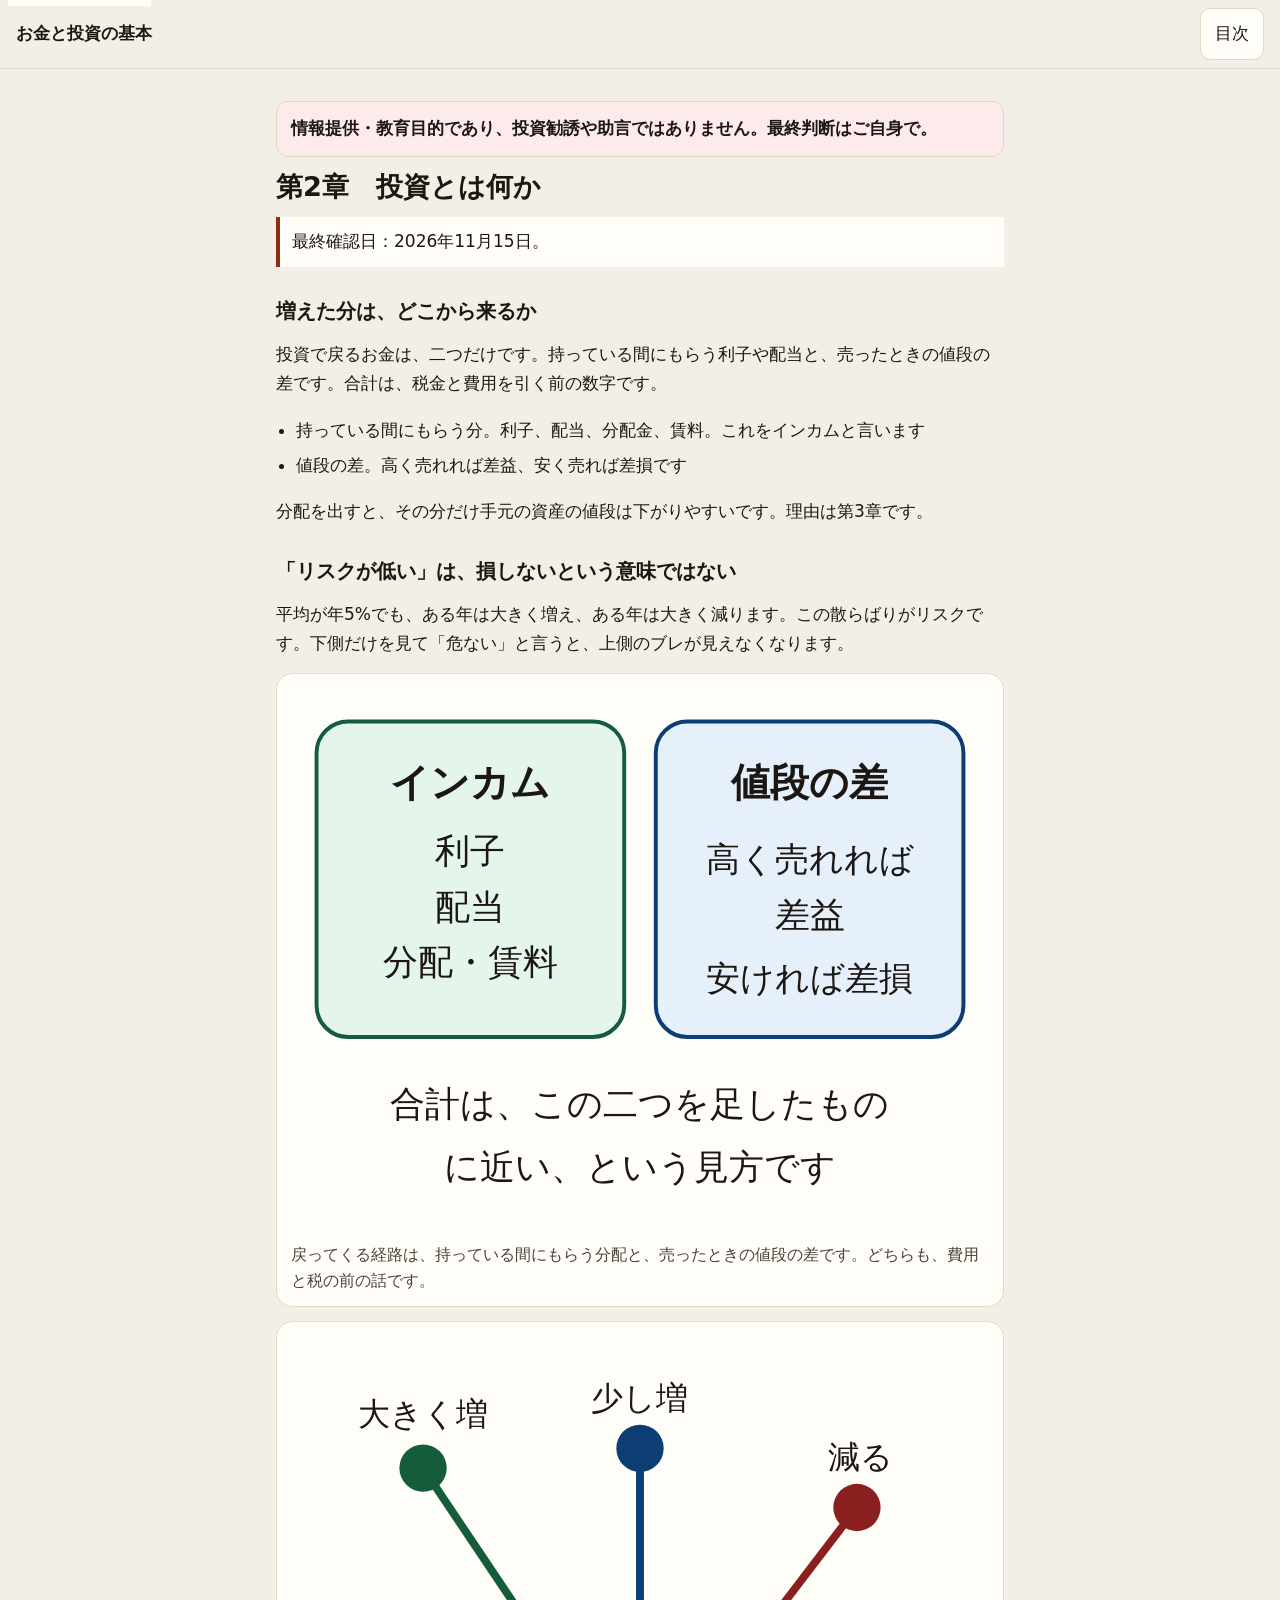
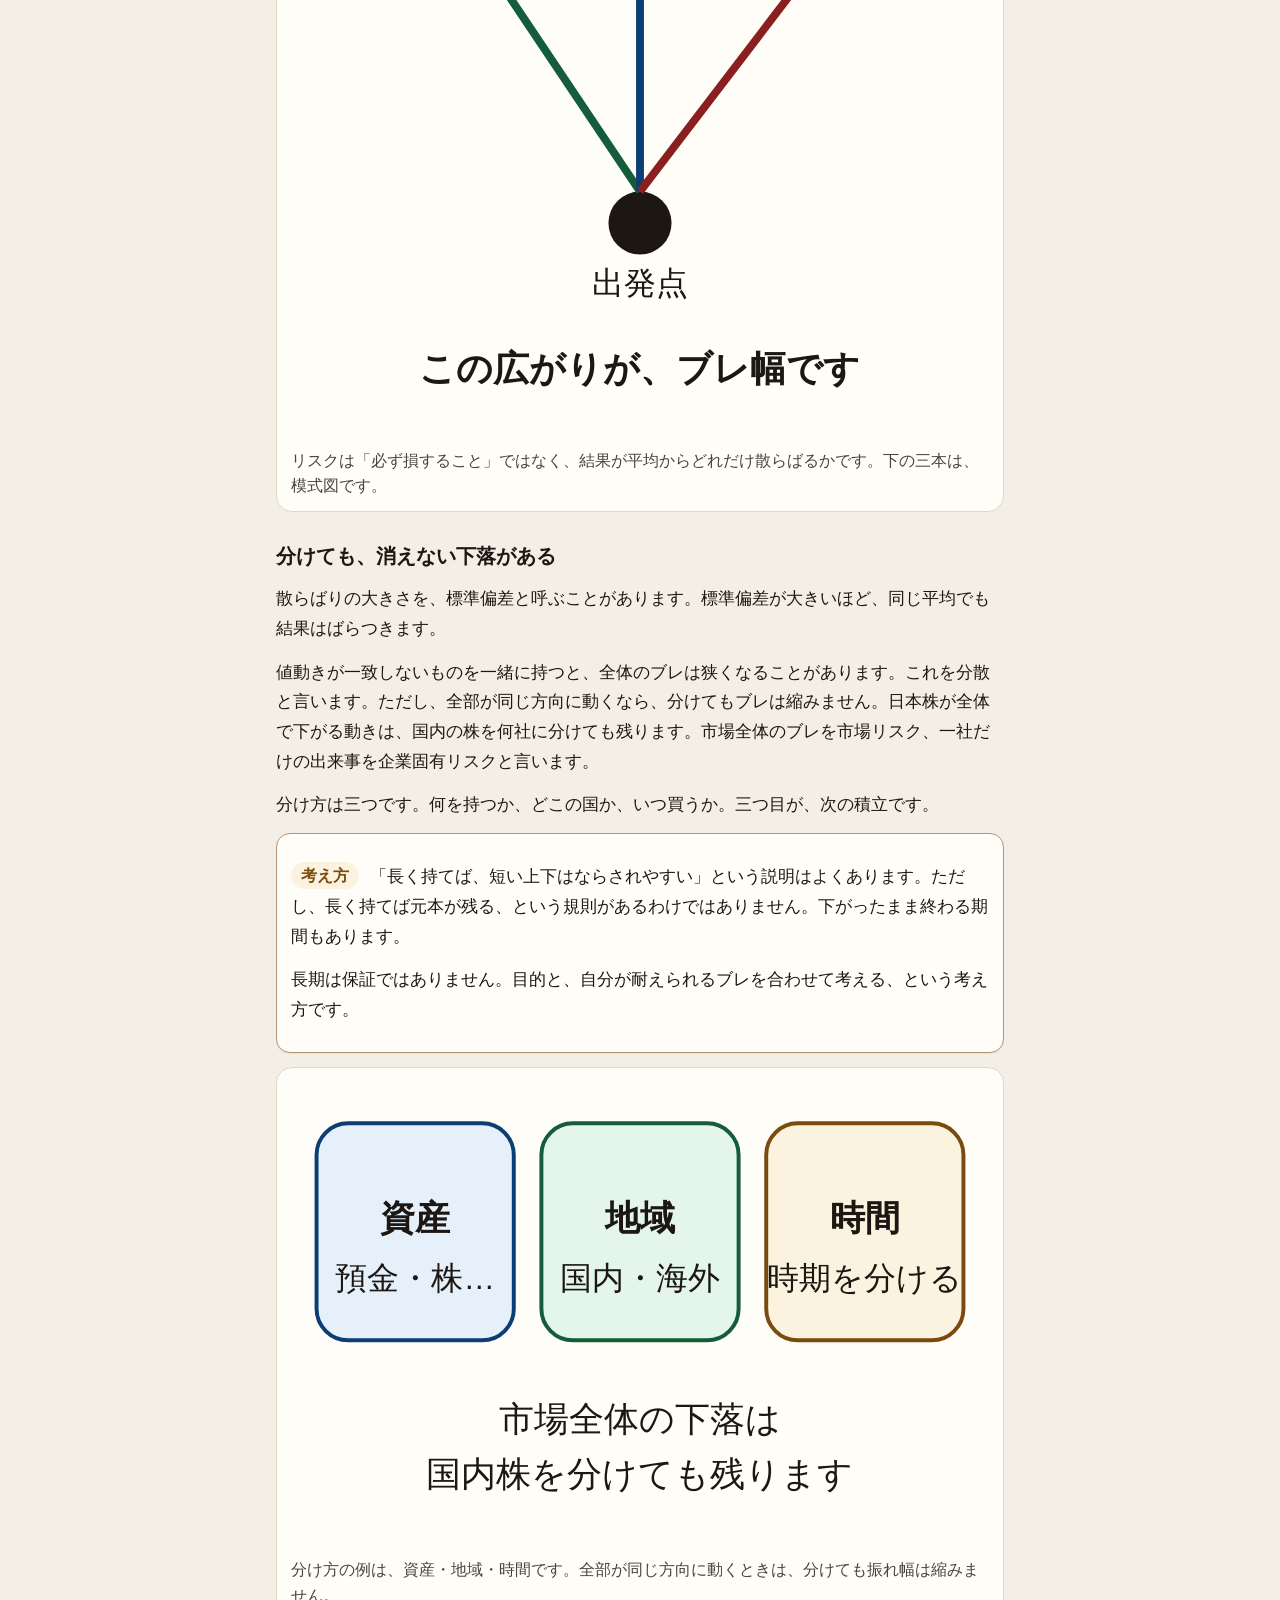
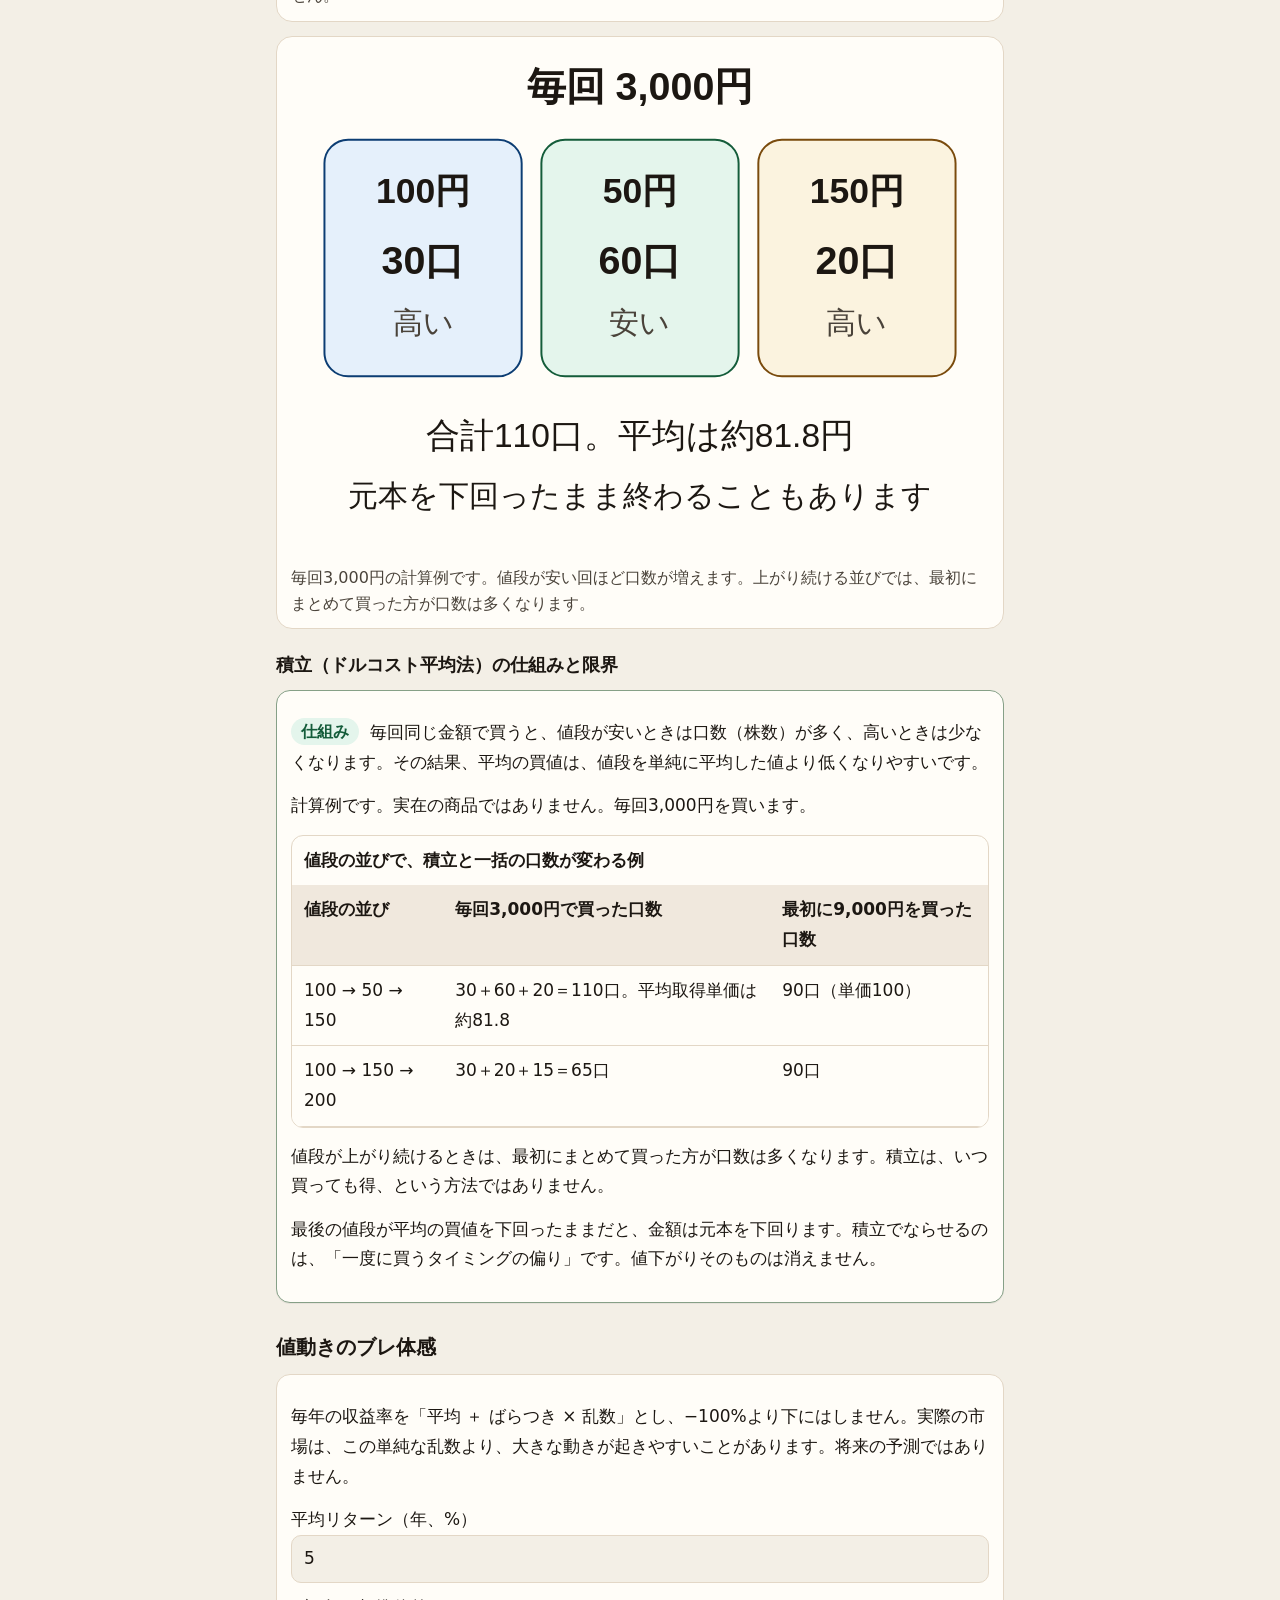
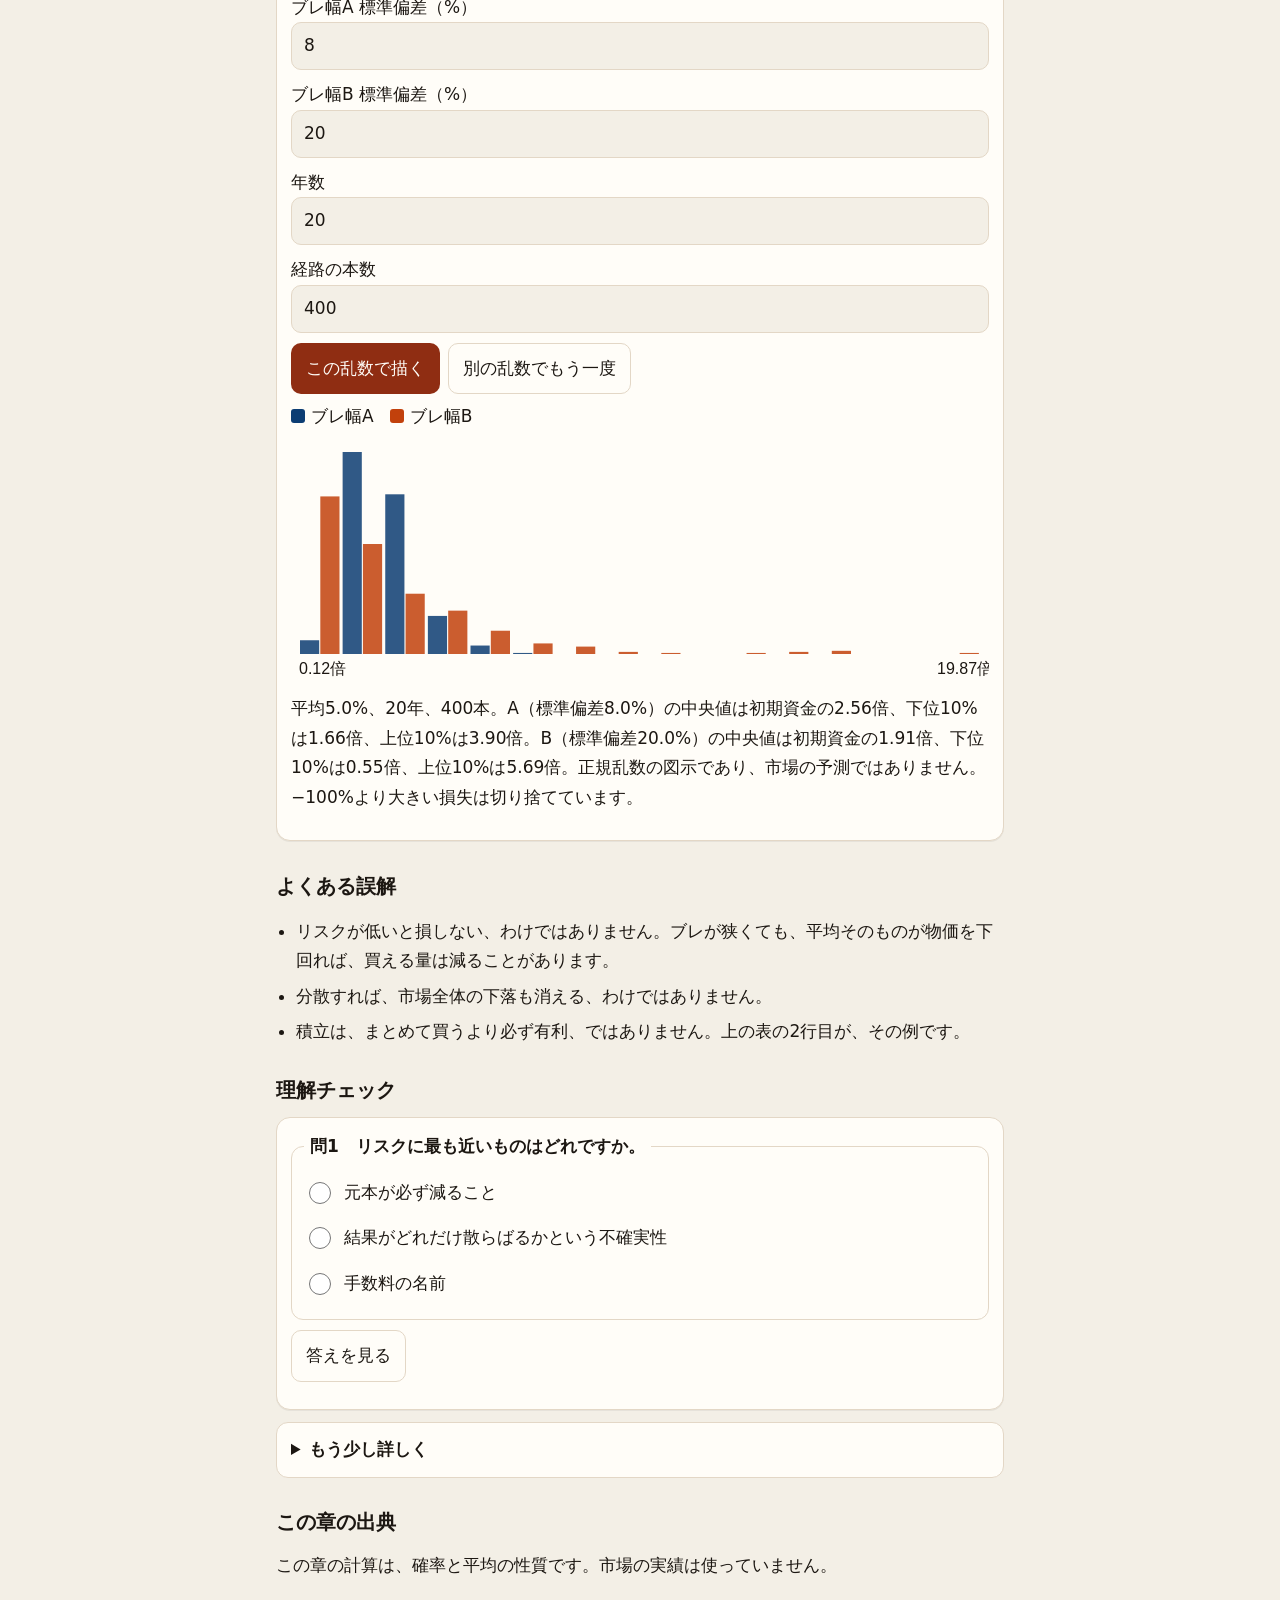
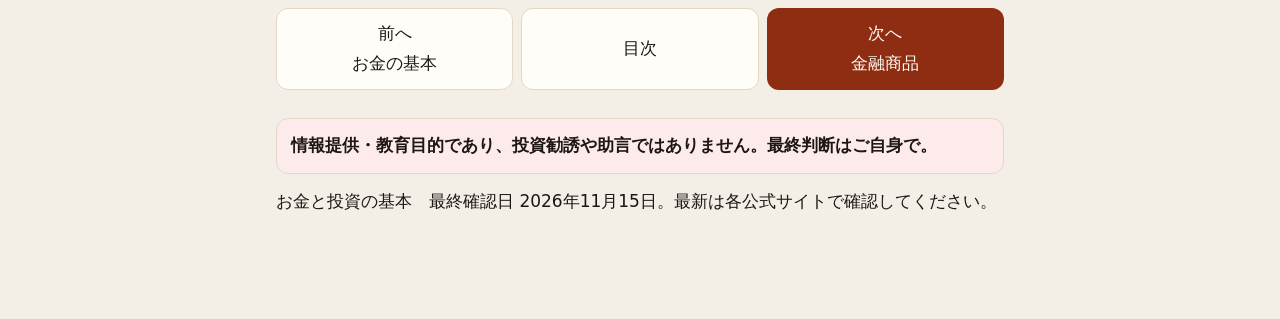
<file: invest.html>
<!DOCTYPE html>
<html lang="ja">
<head>
<meta charset="utf-8">
<meta name="viewport" content="width=device-width, initial-scale=1, viewport-fit=cover">
<meta name="description" content="日本の投資初心者向けに、お金の基本からNISA・インデックス投資・個別株の仕組みを、一次情報に基づいて解説する教育ページです。投資勧誘ではありません。">
<meta name="color-scheme" content="light dark">
<title>第2章 投資とは何か｜お金と投資の基本</title>
<link rel="stylesheet" href="style.css">
</head>
<body>
<a class="skip" href="#main">本文へスキップ</a>
<div class="progress" id="progress" role="progressbar" aria-label="読んだ割合" aria-valuemin="0" aria-valuemax="100" aria-valuenow="0"></div>
<div class="topbar">
  <a class="brand" href="index.html">お金と投資の基本</a>
  <span class="spacer"></span>
  <button type="button" id="menuBtn" aria-expanded="false" aria-controls="drawer">目次</button>
</div>
<div id="drawer" class="drawer" hidden>
  <nav aria-label="ページ">
    <button type="button" id="closeDrawer">閉じる</button>
    <a href="index.html">目次</a>
    <a href="money.html">第1章 お金の基本</a>
    <a href="invest.html" aria-current="page">第2章 投資とは何か</a>
    <a href="products.html">第3章 主な金融商品</a>
    <a href="funds.html">第4章 投資信託とインデックス</a>
    <a href="stocks.html">第5章 個別株の基礎</a>
    <a href="tax.html">第6章 制度と税金</a>
    <a href="detail.html">制度の詳細</a>
    <a href="start.html">第7章 始め方と失敗パターン</a>
    <a href="glossary.html">用語集</a>
    <a href="sources.html">出典・更新履歴・免責</a>
  </nav>
</div>
<div class="wrap">
<p class="disclaimer"><strong>情報提供・教育目的であり、投資勧誘や助言ではありません。最終判断はご自身で。</strong></p>
<main id="main">
<section id="ch2" aria-labelledby="ch2-title">
  <h1 id="ch2-title">第2章　投資とは何か</h1>
  <p class="confirm">最終確認日：2026年11月15日。</p>
  <h2>増えた分は、どこから来るか</h2>
  <p>投資で戻るお金は、二つだけです。持っている間にもらう利子や配当と、売ったときの値段の差です。合計は、税金と費用を引く前の数字です。</p>
  <ul>
    <li>持っている間にもらう分。利子、配当、分配金、賃料。これをインカムと言います</li>
    <li>値段の差。高く売れれば差益、安く売れば差損です</li>
  </ul>
  <p>分配を出すと、その分だけ手元の資産の値段は下がりやすいです。理由は第3章です。</p>

  <h2>「リスクが低い」は、損しないという意味ではない</h2>
  <p>平均が年5%でも、ある年は大きく増え、ある年は大きく減ります。この散らばりがリスクです。下側だけを見て「危ない」と言うと、上側のブレが見えなくなります。</p>

  <figure class="figure"><svg viewBox="0 0 360 280" aria-hidden="true">
  <rect x="16" y="20" width="156" height="160" rx="16" fill="var(--mech-bg)" stroke="var(--mech)" stroke-width="2"/>
  <text x="94" y="58" text-anchor="middle" font-size="20" fill="var(--text)" font-weight="700">インカム</text>
  <text x="94" y="92" text-anchor="middle" font-size="18" fill="var(--text)">利子</text>
  <text x="94" y="120" text-anchor="middle" font-size="18" fill="var(--text)">配当</text>
  <text x="94" y="148" text-anchor="middle" font-size="18" fill="var(--text)">分配・賃料</text>
  <rect x="188" y="20" width="156" height="160" rx="16" fill="var(--fact-bg)" stroke="var(--fact)" stroke-width="2"/>
  <text x="266" y="58" text-anchor="middle" font-size="20" fill="var(--text)" font-weight="700">値段の差</text>
  <text x="266" y="96" text-anchor="middle" font-size="17" fill="var(--text)">高く売れれば</text>
  <text x="266" y="124" text-anchor="middle" font-size="18" fill="var(--text)">差益</text>
  <text x="266" y="156" text-anchor="middle" font-size="17" fill="var(--text)">安ければ差損</text>
  <text x="180" y="220" text-anchor="middle" font-size="18" fill="var(--text)">合計は、この二つを足したもの</text>
  <text x="180" y="252" text-anchor="middle" font-size="18" fill="var(--text)">に近い、という見方です</text>
  </svg><figcaption>戻ってくる経路は、持っている間にもらう分配と、売ったときの値段の差です。どちらも、費用と税の前の話です。</figcaption></figure>
<figure class="figure"><svg viewBox="0 0 360 360" aria-hidden="true">
  <circle cx="180" cy="250" r="16" fill="var(--text)"/>
  <text x="180" y="286" text-anchor="middle" font-size="16" fill="var(--text)">出発点</text>
  <path d="M180 234 L70 70" stroke="var(--mech)" stroke-width="4"/>
  <path d="M180 234 L180 60" stroke="var(--c1)" stroke-width="4"/>
  <path d="M180 234 L290 90" stroke="var(--warn)" stroke-width="4"/>
  <circle cx="70" cy="70" r="12" fill="var(--mech)"/>
  <circle cx="180" cy="60" r="12" fill="var(--c1)"/>
  <circle cx="290" cy="90" r="12" fill="var(--warn)"/>
  <text x="70" y="48" text-anchor="middle" font-size="16" fill="var(--text)">大きく増</text>
  <text x="180" y="40" text-anchor="middle" font-size="16" fill="var(--text)">少し増</text>
  <text x="292" y="70" text-anchor="middle" font-size="16" fill="var(--text)">減る</text>
  <text x="180" y="330" text-anchor="middle" font-size="18" fill="var(--text)" font-weight="700">この広がりが、ブレ幅です</text>
  </svg><figcaption>リスクは「必ず損すること」ではなく、結果が平均からどれだけ散らばるかです。下の三本は、模式図です。</figcaption></figure>
  <h2>分けても、消えない下落がある</h2>
  <p>散らばりの大きさを、標準偏差と呼ぶことがあります。標準偏差が大きいほど、同じ平均でも結果はばらつきます。</p>
  <p>値動きが一致しないものを一緒に持つと、全体のブレは狭くなることがあります。これを分散と言います。ただし、全部が同じ方向に動くなら、分けてもブレは縮みません。日本株が全体で下がる動きは、国内の株を何社に分けても残ります。市場全体のブレを市場リスク、一社だけの出来事を企業固有リスクと言います。</p>
  <p>分け方は三つです。何を持つか、どこの国か、いつ買うか。三つ目が、次の積立です。</p>
  <div class="card view">
    <p><span class="badge view">考え方</span> 「長く持てば、短い上下はならされやすい」という説明はよくあります。ただし、長く持てば元本が残る、という規則があるわけではありません。下がったまま終わる期間もあります。</p>
    <p>長期は保証ではありません。目的と、自分が耐えられるブレを合わせて考える、という考え方です。</p>
  </div>

  <figure class="figure"><svg viewBox="0 0 360 240" aria-hidden="true">
  <rect x="16" y="24" width="100" height="110" rx="16" fill="var(--fact-bg)" stroke="var(--fact)" stroke-width="2"/>
  <rect x="130" y="24" width="100" height="110" rx="16" fill="var(--mech-bg)" stroke="var(--mech)" stroke-width="2"/>
  <rect x="244" y="24" width="100" height="110" rx="16" fill="var(--view-bg)" stroke="var(--view)" stroke-width="2"/>
  <text x="66" y="78" text-anchor="middle" font-size="18" fill="var(--text)" font-weight="700">資産</text>
  <text x="180" y="78" text-anchor="middle" font-size="18" fill="var(--text)" font-weight="700">地域</text>
  <text x="294" y="78" text-anchor="middle" font-size="18" fill="var(--text)" font-weight="700">時間</text>
  <text x="66" y="108" text-anchor="middle" font-size="16" fill="var(--text)">預金・株…</text>
  <text x="180" y="108" text-anchor="middle" font-size="16" fill="var(--text)">国内・海外</text>
  <text x="294" y="108" text-anchor="middle" font-size="16" fill="var(--text)">時期を分ける</text>
  <text x="180" y="180" text-anchor="middle" font-size="18" fill="var(--text)">市場全体の下落は</text>
  <text x="180" y="208" text-anchor="middle" font-size="18" fill="var(--text)">国内株を分けても残ります</text>
  </svg><figcaption>分け方の例は、資産・地域・時間です。全部が同じ方向に動くときは、分けても振れ幅は縮みません。</figcaption></figure>
<figure class="figure"><svg viewBox="0 0 360 260" aria-hidden="true">
  <text x="180" y="28" text-anchor="middle" font-size="20" fill="var(--text)" font-weight="700">毎回 3,000円</text>
  <rect x="20" y="48" width="100" height="120" rx="12" fill="var(--fact-bg)" stroke="var(--fact)"/>
  <rect x="130" y="48" width="100" height="120" rx="12" fill="var(--mech-bg)" stroke="var(--mech)"/>
  <rect x="240" y="48" width="100" height="120" rx="12" fill="var(--view-bg)" stroke="var(--view)"/>
  <text x="70" y="80" text-anchor="middle" font-size="18" fill="var(--text)" font-weight="700">100円</text>
  <text x="180" y="80" text-anchor="middle" font-size="18" fill="var(--text)" font-weight="700">50円</text>
  <text x="290" y="80" text-anchor="middle" font-size="18" fill="var(--text)" font-weight="700">150円</text>
  <text x="70" y="116" text-anchor="middle" font-size="20" fill="var(--text)" font-weight="700">30口</text>
  <text x="180" y="116" text-anchor="middle" font-size="20" fill="var(--text)" font-weight="700">60口</text>
  <text x="290" y="116" text-anchor="middle" font-size="20" fill="var(--text)" font-weight="700">20口</text>
  <text x="70" y="146" text-anchor="middle" font-size="15" fill="var(--muted)">高い</text>
  <text x="180" y="146" text-anchor="middle" font-size="15" fill="var(--muted)">安い</text>
  <text x="290" y="146" text-anchor="middle" font-size="15" fill="var(--muted)">高い</text>
  <text x="180" y="204" text-anchor="middle" font-size="17" fill="var(--text)">合計110口。平均は約81.8円</text>
  <text x="180" y="234" text-anchor="middle" font-size="15" fill="var(--text)">元本を下回ったまま終わることもあります</text>
  </svg><figcaption>毎回3,000円の計算例です。値段が安い回ほど口数が増えます。上がり続ける並びでは、最初にまとめて買った方が口数は多くなります。</figcaption></figure>
<h3>積立（ドルコスト平均法）の仕組みと限界</h3>
  <div class="card mech">
    <p><span class="badge mech">仕組み</span> 毎回同じ金額で買うと、値段が安いときは口数（株数）が多く、高いときは少なくなります。その結果、平均の買値は、値段を単純に平均した値より低くなりやすいです。</p>
    <p>計算例です。実在の商品ではありません。毎回3,000円を買います。</p>
    <div class="table-wrap">
      <table>
        <caption>値段の並びで、積立と一括の口数が変わる例</caption>
        <thead><tr><th>値段の並び</th><th>毎回3,000円で買った口数</th><th>最初に9,000円を買った口数</th></tr></thead>
        <tbody>
          <tr><td>100 → 50 → 150</td><td>30＋60＋20＝110口。平均取得単価は約81.8</td><td>90口（単価100）</td></tr>
          <tr><td>100 → 150 → 200</td><td>30＋20＋15＝65口</td><td>90口</td></tr>
        </tbody>
      </table>
    </div>
    <p>値段が上がり続けるときは、最初にまとめて買った方が口数は多くなります。積立は、いつ買っても得、という方法ではありません。</p>
    <p>最後の値段が平均の買値を下回ったままだと、金額は元本を下回ります。積立でならせるのは、「一度に買うタイミングの偏り」です。値下がりそのものは消えません。</p>
  </div>

  <h2>値動きのブレ体感</h2>
  <div class="card">
    <p>毎年の収益率を「平均 ＋ ばらつき × 乱数」とし、−100%より下にはしません。実際の市場は、この単純な乱数より、大きな動きが起きやすいことがあります。将来の予測ではありません。</p>
    <label class="field">平均リターン（年、%）<input id="v-mu" type="number" inputmode="decimal" value="5" step="0.1"></label>
    <label class="field">ブレ幅A 標準偏差（%）<input id="v-s1" type="number" inputmode="decimal" value="8" min="0" step="0.1"></label>
    <label class="field">ブレ幅B 標準偏差（%）<input id="v-s2" type="number" inputmode="decimal" value="20" min="0" step="0.1"></label>
    <label class="field">年数<input id="v-years" type="number" inputmode="numeric" value="20" min="1" max="40"></label>
    <label class="field">経路の本数<input id="v-paths" type="number" inputmode="numeric" value="400" min="50" max="2000"></label>
    <div class="row">
      <button type="button" class="primary" id="v-run">この乱数で描く</button>
      <button type="button" id="v-reroll">別の乱数でもう一度</button>
    </div>
    <div class="legend" aria-hidden="true"><span><i class="swatch" style="background:var(--c1)"></i>ブレ幅A</span><span><i class="swatch" style="background:var(--c2)"></i>ブレ幅B</span></div>
    <div class="canvas-box"><canvas id="v-chart" data-h="240" role="img" aria-describedby="v-out"></canvas></div>
    <p id="v-out" class="result" aria-live="polite"></p>
  </div>

  <h2>よくある誤解</h2>
  <ul>
    <li>リスクが低いと損しない、わけではありません。ブレが狭くても、平均そのものが物価を下回れば、買える量は減ることがあります。</li>
    <li>分散すれば、市場全体の下落も消える、わけではありません。</li>
    <li>積立は、まとめて買うより必ず有利、ではありません。上の表の2行目が、その例です。</li>
  </ul>

  <h2>理解チェック</h2>
  <form class="quiz card" data-explain="リスクは結果のブレ幅です。損する可能性はその下側の一部です。">
    <fieldset>
      <legend>問1　リスクに最も近いものはどれですか。</legend>
      <label><input type="radio" name="q21" value="a">元本が必ず減ること</label>
      <label><input type="radio" name="q21" value="b">結果がどれだけ散らばるかという不確実性</label>
      <label><input type="radio" name="q21" value="c">手数料の名前</label>
    </fieldset>
    <button type="submit">答えを見る</button>
    <p class="quiz-result" aria-live="polite"></p>
  </form>
  

  <details>
    <summary>もう少し詳しく</summary>
    <div class="inner">
      <p>コインを投げて、表なら＋50%、裏なら−50%だとします。1回の平均は0です。0.5×0.5 ＋ 0.5×(−0.5)＝0 です。</p>
      <p>2回続けると、＋50%のあとに−50%だと、元の0.75倍になります。平均がゼロでも、上下があると、よくある道筋は元本を割りやすい。これが、平均だけでは足りない理由の一つです。株式の実際の分布ではありません。</p>
    </div>
  </details>
  <h2>この章の出典</h2>
  <p>この章の計算は、確率と平均の性質です。市場の実績は使っていません。</p>
</section>
<nav class="pager" aria-label="章の移動"><a href="money.html">前へ<br>お金の基本</a><a href="index.html">目次</a><a class="primary" href="products.html">次へ<br>金融商品</a></nav>
</main>
<footer>
  <p class="disclaimer"><strong>情報提供・教育目的であり、投資勧誘や助言ではありません。最終判断はご自身で。</strong></p>
  <p>お金と投資の基本　最終確認日 2026年11月15日。最新は各公式サイトで確認してください。</p>
</footer>
</div>
<button type="button" id="toTop">上へ</button>
<script src="app.js"></script>
</body>
</html>
</file>
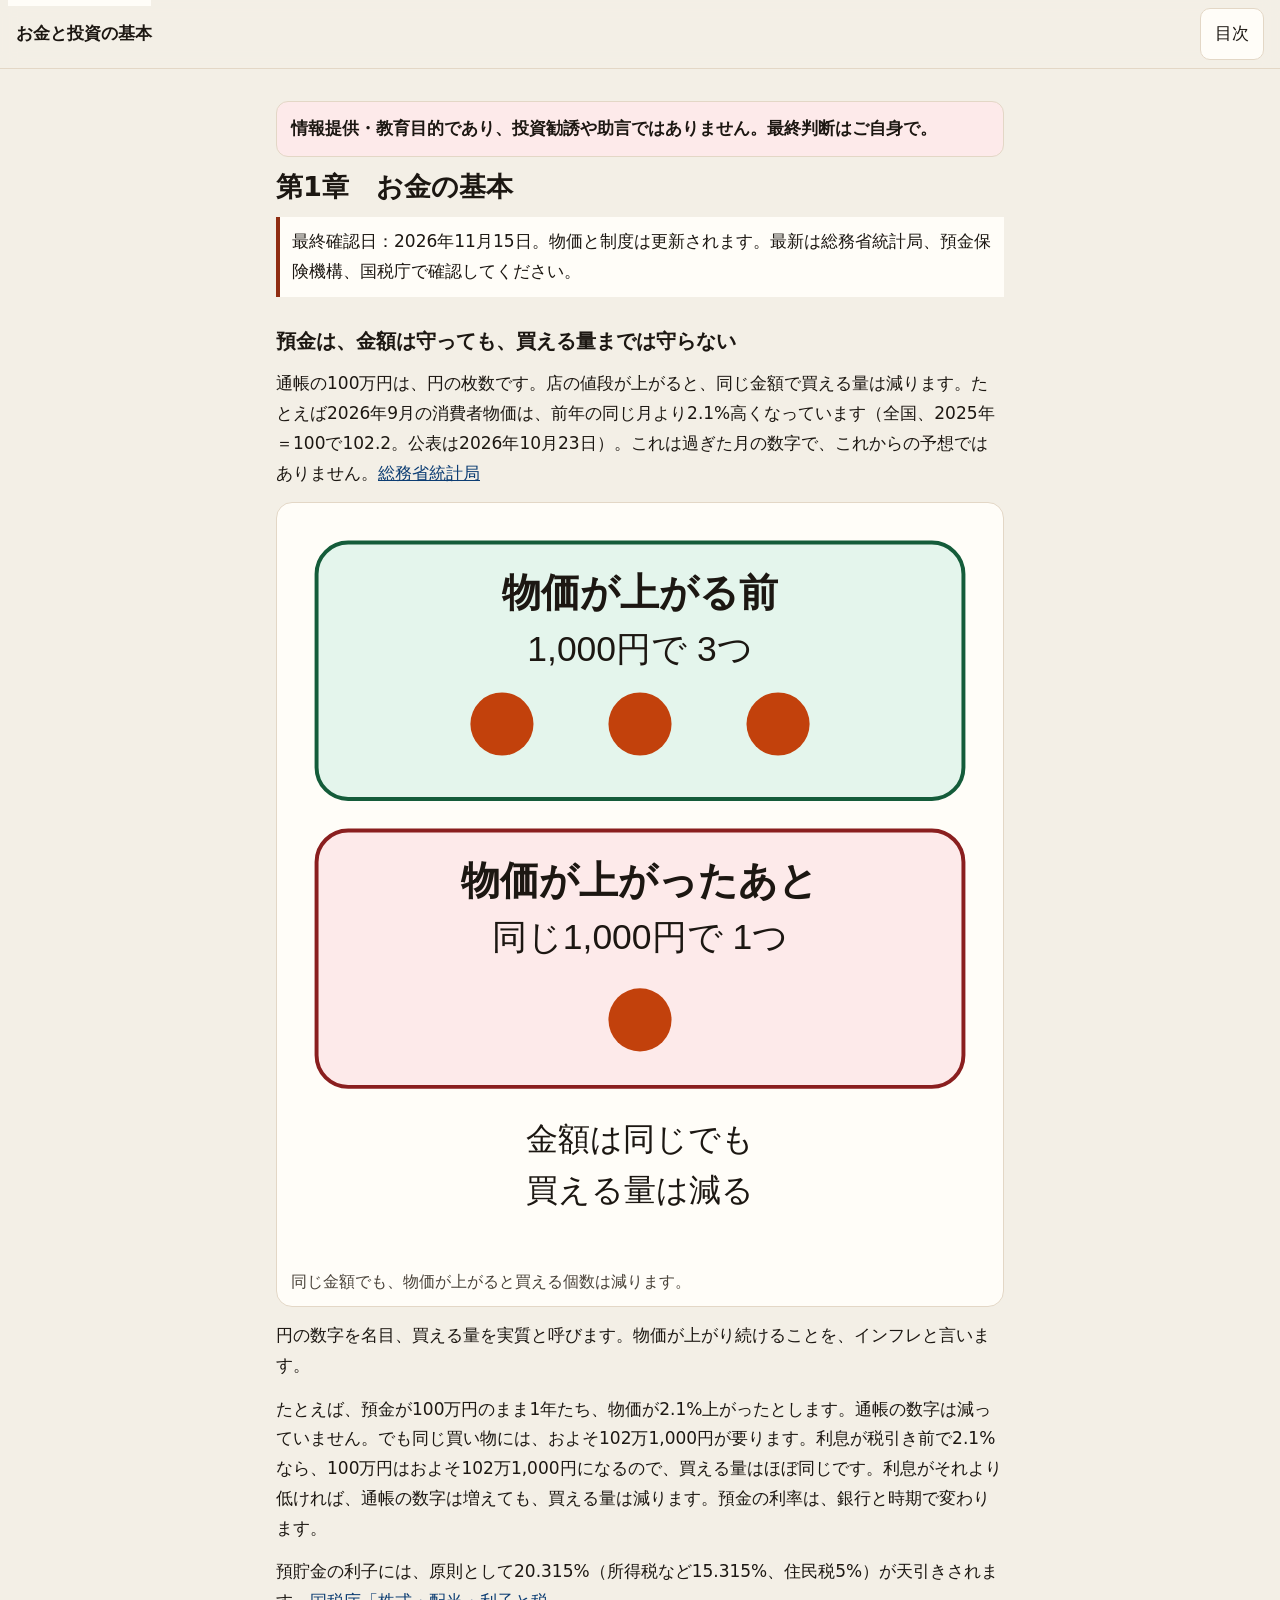
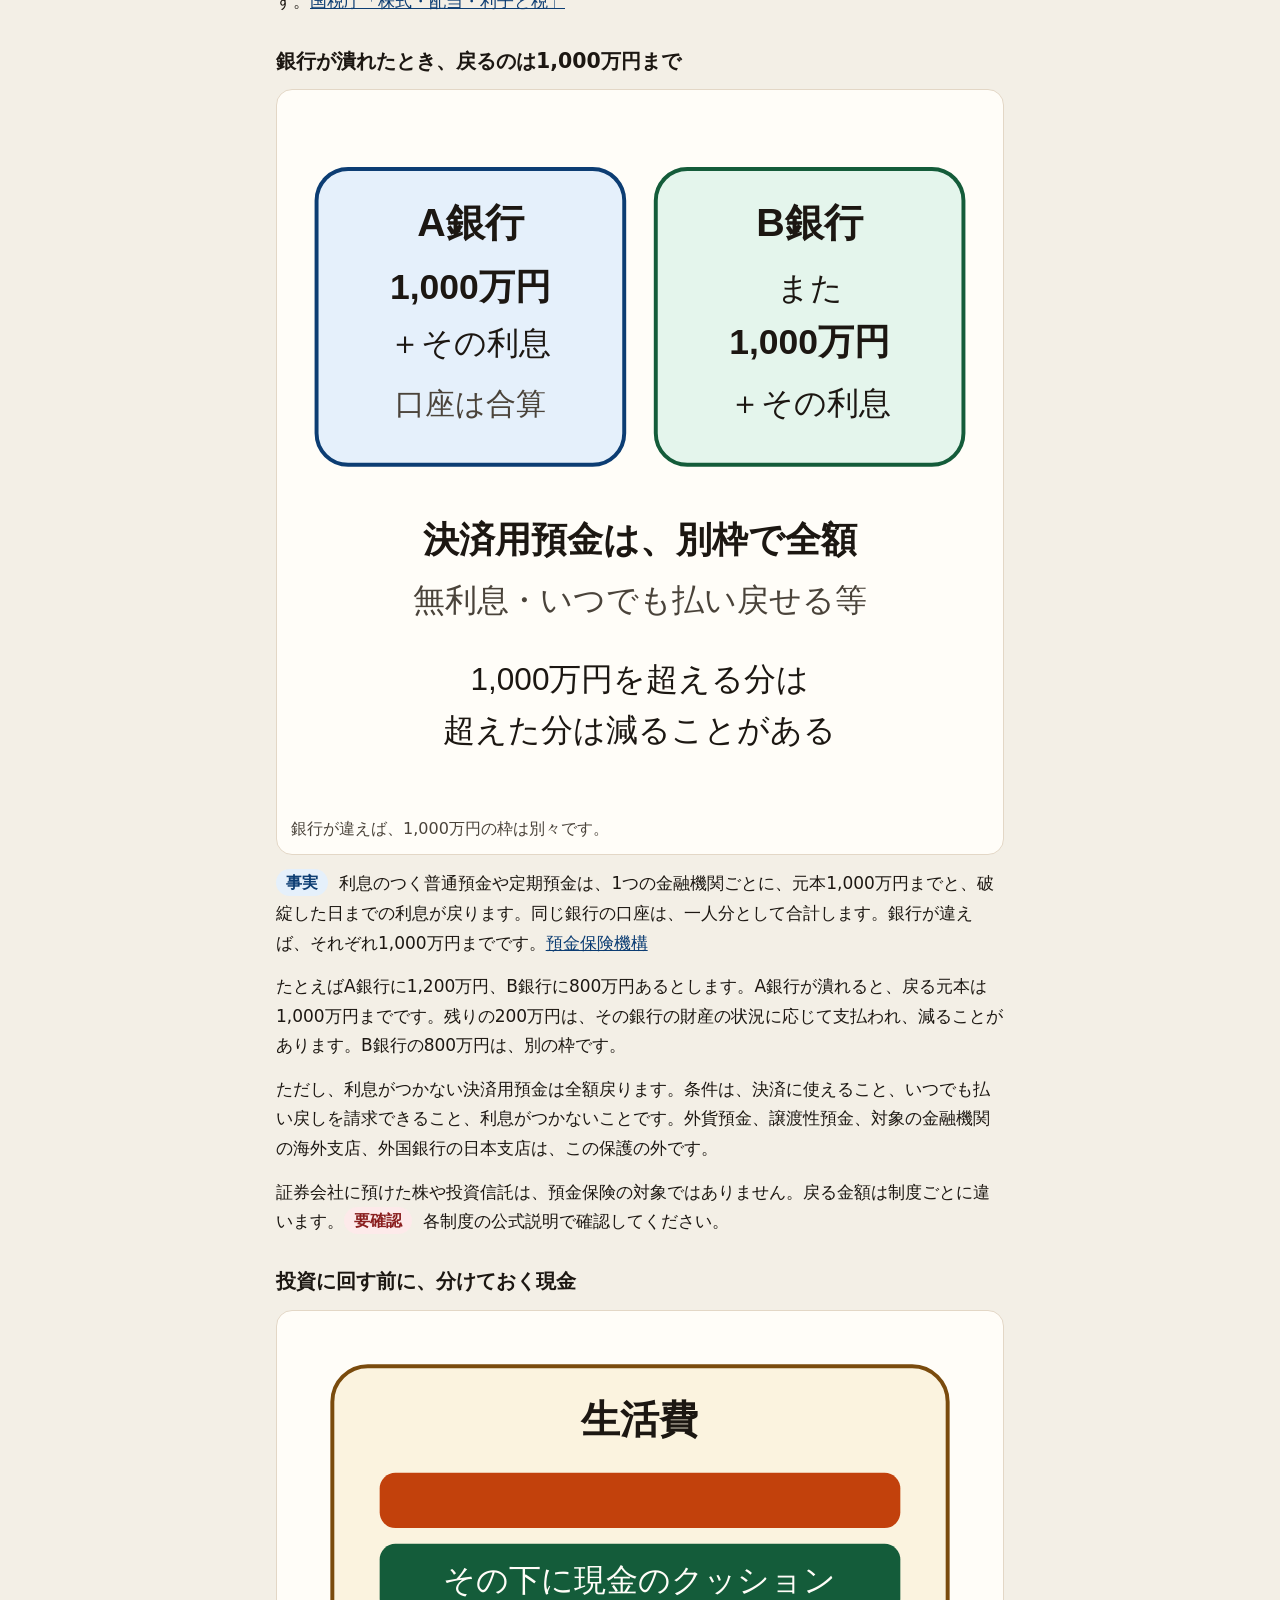
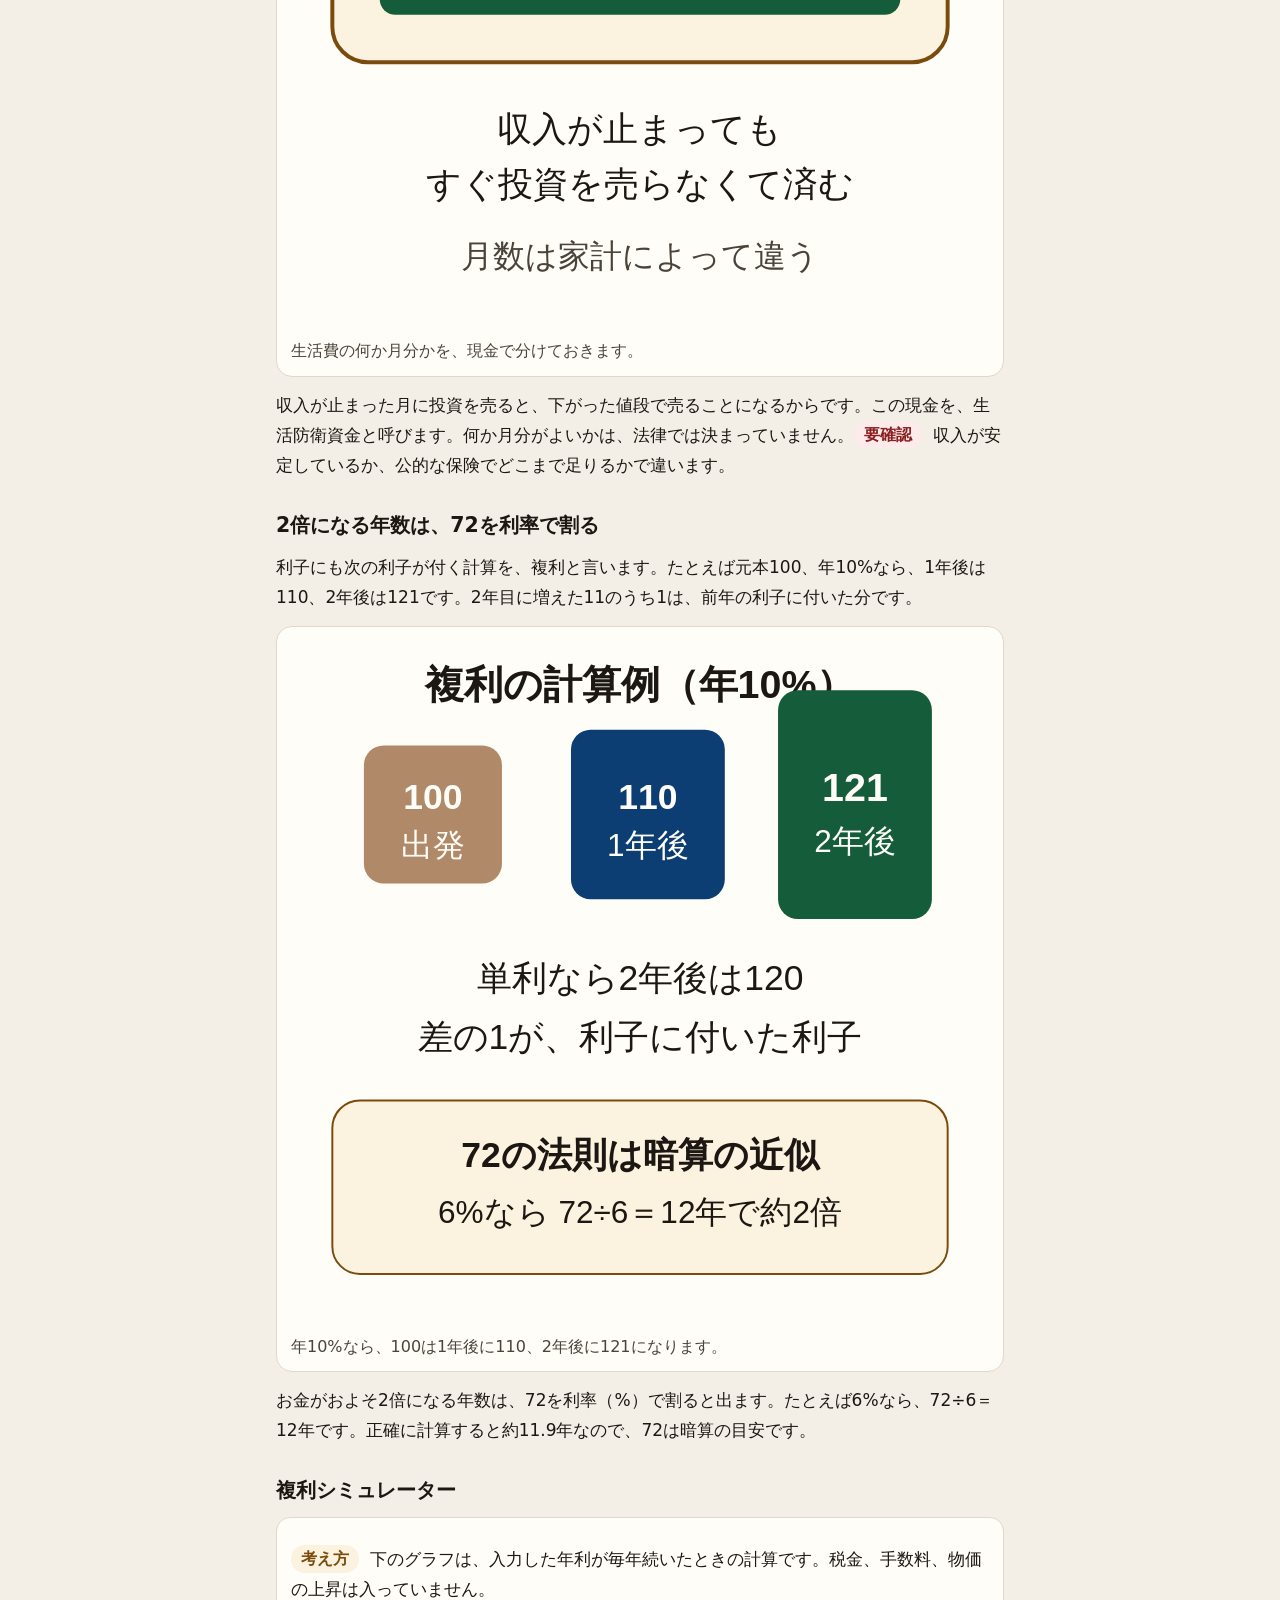
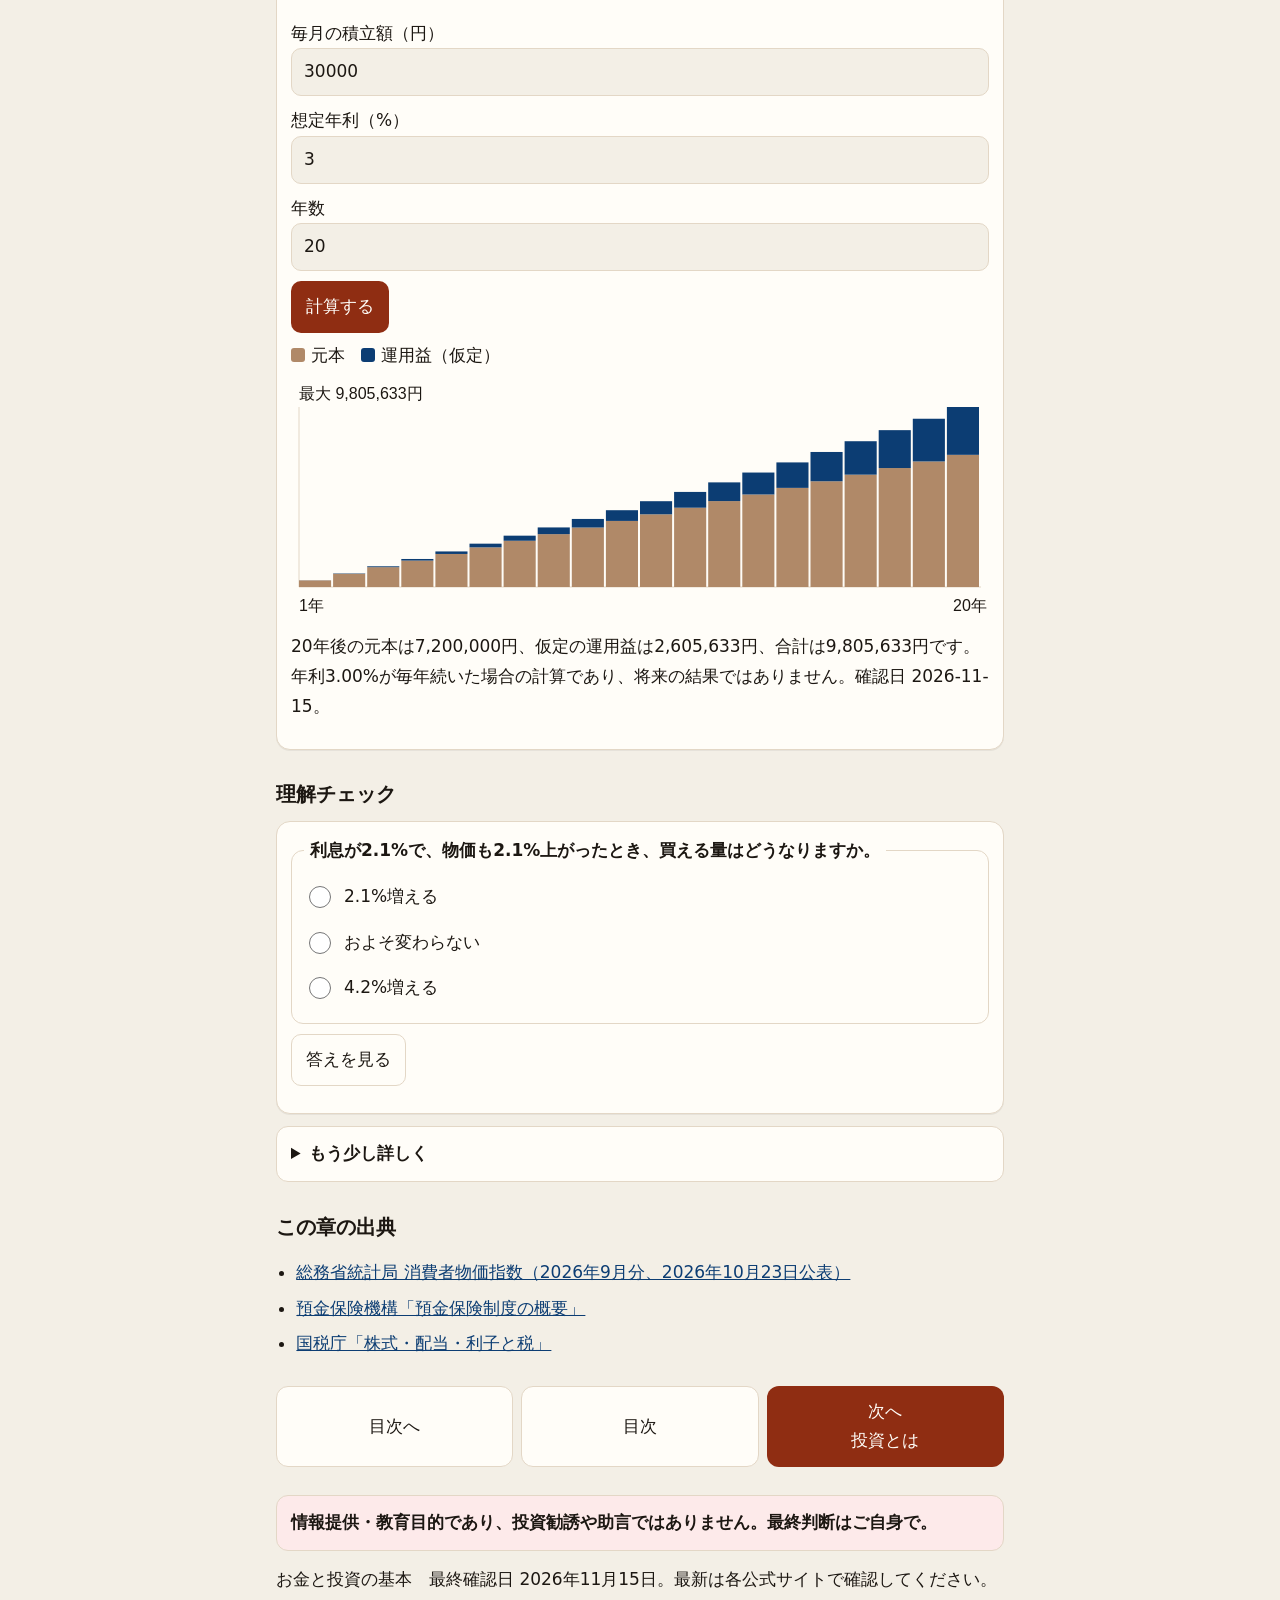
<file: money.html>
<!DOCTYPE html>
<html lang="ja">
<head>
<meta charset="utf-8">
<meta name="viewport" content="width=device-width, initial-scale=1, viewport-fit=cover">
<meta name="description" content="日本の投資初心者向けに、お金の基本からNISA・インデックス投資・個別株の仕組みを、一次情報に基づいて解説する教育ページです。投資勧誘ではありません。">
<meta name="color-scheme" content="light dark">
<title>第1章 お金の基本｜お金と投資の基本</title>
<link rel="stylesheet" href="style.css">
</head>
<body>
<a class="skip" href="#main">本文へスキップ</a>
<div class="progress" id="progress" role="progressbar" aria-label="読んだ割合" aria-valuemin="0" aria-valuemax="100" aria-valuenow="0"></div>
<div class="topbar">
  <a class="brand" href="index.html">お金と投資の基本</a>
  <span class="spacer"></span>
  <button type="button" id="menuBtn" aria-expanded="false" aria-controls="drawer">目次</button>
</div>
<div id="drawer" class="drawer" hidden>
  <nav aria-label="ページ">
    <button type="button" id="closeDrawer">閉じる</button>
    <a href="index.html">目次</a>
    <a href="money.html" aria-current="page">第1章 お金の基本</a>
    <a href="invest.html">第2章 投資とは何か</a>
    <a href="products.html">第3章 主な金融商品</a>
    <a href="funds.html">第4章 投資信託とインデックス</a>
    <a href="stocks.html">第5章 個別株の基礎</a>
    <a href="tax.html">第6章 制度と税金</a>
    <a href="detail.html">制度の詳細</a>
    <a href="start.html">第7章 始め方と失敗パターン</a>
    <a href="glossary.html">用語集</a>
    <a href="sources.html">出典・更新履歴・免責</a>
  </nav>
</div>
<div class="wrap">
<p class="disclaimer"><strong>情報提供・教育目的であり、投資勧誘や助言ではありません。最終判断はご自身で。</strong></p>
<main id="main">
<section id="ch1" aria-labelledby="ch1-title">
  <h1 id="ch1-title">第1章　お金の基本</h1>
  <p class="confirm">最終確認日：2026年11月15日。物価と制度は更新されます。最新は総務省統計局、預金保険機構、国税庁で確認してください。</p>
  <h2>預金は、金額は守っても、買える量までは守らない</h2>
  <p>通帳の100万円は、円の枚数です。店の値段が上がると、同じ金額で買える量は減ります。たとえば2026年9月の消費者物価は、前年の同じ月より2.1%高くなっています（全国、2025年＝100で102.2。公表は2026年10月23日）。これは過ぎた月の数字で、これからの予想ではありません。<a href="sources.html#src-cpi">総務省統計局</a></p>

  <figure class="figure"><svg viewBox="0 0 360 380" aria-hidden="true">
  <rect x="16" y="16" width="328" height="130" rx="16" fill="var(--mech-bg)" stroke="var(--mech)" stroke-width="2"/>
  <text x="180" y="48" text-anchor="middle" font-size="20" fill="var(--text)" font-weight="700">物価が上がる前</text>
  <text x="180" y="76" text-anchor="middle" font-size="18" fill="var(--text)">1,000円で 3つ</text>
  <circle cx="110" cy="108" r="16" fill="var(--c2)"/>
  <circle cx="180" cy="108" r="16" fill="var(--c2)"/>
  <circle cx="250" cy="108" r="16" fill="var(--c2)"/>
  <rect x="16" y="162" width="328" height="130" rx="16" fill="var(--warn-bg)" stroke="var(--warn)" stroke-width="2"/>
  <text x="180" y="194" text-anchor="middle" font-size="20" fill="var(--text)" font-weight="700">物価が上がったあと</text>
  <text x="180" y="222" text-anchor="middle" font-size="18" fill="var(--text)">同じ1,000円で 1つ</text>
  <circle cx="180" cy="258" r="16" fill="var(--c2)"/>
  <text x="180" y="324" text-anchor="middle" font-size="16" fill="var(--text)">金額は同じでも</text>
  <text x="180" y="350" text-anchor="middle" font-size="16" fill="var(--text)">買える量は減る</text>
  </svg><figcaption>同じ金額でも、物価が上がると買える個数は減ります。</figcaption></figure>
  <p>円の数字を名目、買える量を実質と呼びます。物価が上がり続けることを、インフレと言います。</p>
  <p>たとえば、預金が100万円のまま1年たち、物価が2.1%上がったとします。通帳の数字は減っていません。でも同じ買い物には、およそ102万1,000円が要ります。利息が税引き前で2.1%なら、100万円はおよそ102万1,000円になるので、買える量はほぼ同じです。利息がそれより低ければ、通帳の数字は増えても、買える量は減ります。預金の利率は、銀行と時期で変わります。</p>
  <p>預貯金の利子には、原則として20.315%（所得税など15.315%、住民税5%）が天引きされます。<a href="sources.html#src-nta-kurashi">国税庁「株式・配当・利子と税」</a></p>
  <h2>銀行が潰れたとき、戻るのは1,000万円まで</h2>

  <figure class="figure"><svg viewBox="0 0 360 360" aria-hidden="true">
  <rect x="16" y="36" width="156" height="150" rx="16" fill="var(--fact-bg)" stroke="var(--fact)" stroke-width="2"/>
  <text x="94" y="70" text-anchor="middle" font-size="20" fill="var(--text)" font-weight="700">A銀行</text>
  <text x="94" y="102" text-anchor="middle" font-size="18" fill="var(--text)" font-weight="700">1,000万円</text>
  <text x="94" y="130" text-anchor="middle" font-size="16" fill="var(--text)">＋その利息</text>
  <text x="94" y="160" text-anchor="middle" font-size="15" fill="var(--muted)">口座は合算</text>
  <rect x="188" y="36" width="156" height="150" rx="16" fill="var(--mech-bg)" stroke="var(--mech)" stroke-width="2"/>
  <text x="266" y="70" text-anchor="middle" font-size="20" fill="var(--text)" font-weight="700">B銀行</text>
  <text x="266" y="102" text-anchor="middle" font-size="16" fill="var(--text)">また</text>
  <text x="266" y="130" text-anchor="middle" font-size="18" fill="var(--text)" font-weight="700">1,000万円</text>
  <text x="266" y="160" text-anchor="middle" font-size="16" fill="var(--text)">＋その利息</text>
  <text x="180" y="230" text-anchor="middle" font-size="18" fill="var(--text)" font-weight="700">決済用預金は、別枠で全額</text>
  <text x="180" y="260" text-anchor="middle" font-size="16" fill="var(--muted)">無利息・いつでも払い戻せる等</text>
  <text x="180" y="300" text-anchor="middle" font-size="16" fill="var(--text)">1,000万円を超える分は</text>
  <text x="180" y="326" text-anchor="middle" font-size="16" fill="var(--text)">超えた分は減ることがある</text>
  </svg><figcaption>銀行が違えば、1,000万円の枠は別々です。</figcaption></figure>
  <p><span class="badge fact">事実</span> 利息のつく普通預金や定期預金は、1つの金融機関ごとに、元本1,000万円までと、破綻した日までの利息が戻ります。同じ銀行の口座は、一人分として合計します。銀行が違えば、それぞれ1,000万円までです。<a href="sources.html#src-dic">預金保険機構</a></p>
  <p>たとえばA銀行に1,200万円、B銀行に800万円あるとします。A銀行が潰れると、戻る元本は1,000万円までです。残りの200万円は、その銀行の財産の状況に応じて支払われ、減ることがあります。B銀行の800万円は、別の枠です。</p>
  <p>ただし、利息がつかない決済用預金は全額戻ります。条件は、決済に使えること、いつでも払い戻しを請求できること、利息がつかないことです。外貨預金、譲渡性預金、対象の金融機関の海外支店、外国銀行の日本支店は、この保護の外です。</p>
  <p>証券会社に預けた株や投資信託は、預金保険の対象ではありません。戻る金額は制度ごとに違います。<span class="badge warn">要確認</span> 各制度の公式説明で確認してください。</p>

  <h2>投資に回す前に、分けておく現金</h2>
  <figure class="figure"><svg viewBox="0 0 360 310" aria-hidden="true">
  <rect x="24" y="24" width="312" height="150" rx="18" fill="var(--view-bg)" stroke="var(--view)" stroke-width="2"/>
  <text x="180" y="58" text-anchor="middle" font-size="20" fill="var(--text)" font-weight="700">生活費</text>
  <rect x="48" y="78" width="264" height="28" rx="8" fill="var(--c2)"/>
  <rect x="48" y="114" width="264" height="36" rx="8" fill="var(--mech)"/>
  <text x="180" y="138" text-anchor="middle" font-size="16" fill="var(--surface)">その下に現金のクッション</text>
  <text x="180" y="214" text-anchor="middle" font-size="18" fill="var(--text)">収入が止まっても</text>
  <text x="180" y="242" text-anchor="middle" font-size="18" fill="var(--text)">すぐ投資を売らなくて済む</text>
  <text x="180" y="278" text-anchor="middle" font-size="16" fill="var(--muted)">月数は家計によって違う</text>
  </svg><figcaption>生活費の何か月分かを、現金で分けておきます。</figcaption></figure>
  <p>収入が止まった月に投資を売ると、下がった値段で売ることになるからです。この現金を、生活防衛資金と呼びます。何か月分がよいかは、法律では決まっていません。<span class="badge warn">要確認</span> 収入が安定しているか、公的な保険でどこまで足りるかで違います。</p>

  <h2>2倍になる年数は、72を利率で割る</h2>
  <p>利子にも次の利子が付く計算を、複利と言います。たとえば元本100、年10%なら、1年後は110、2年後は121です。2年目に増えた11のうち1は、前年の利子に付いた分です。</p>

  <figure class="figure"><svg viewBox="0 0 360 350" aria-hidden="true">
  <text x="180" y="32" text-anchor="middle" font-size="20" fill="var(--text)" font-weight="700">複利の計算例（年10%）</text>
  <rect x="40" y="56" width="70" height="70" rx="10" fill="var(--c3)"/>
  <text x="75" y="88" text-anchor="middle" font-size="18" fill="var(--surface)" font-weight="700">100</text>
  <text x="75" y="112" text-anchor="middle" font-size="16" fill="var(--surface)">出発</text>
  <rect x="145" y="48" width="78" height="86" rx="10" fill="var(--c1)"/>
  <text x="184" y="88" text-anchor="middle" font-size="18" fill="#fffdf8" font-weight="700">110</text>
  <text x="184" y="112" text-anchor="middle" font-size="16" fill="#fffdf8">1年後</text>
  <rect x="250" y="28" width="78" height="116" rx="10" fill="var(--mech)"/>
  <text x="289" y="84" text-anchor="middle" font-size="20" fill="#fffdf8" font-weight="700">121</text>
  <text x="289" y="110" text-anchor="middle" font-size="16" fill="#fffdf8">2年後</text>
  <text x="180" y="180" text-anchor="middle" font-size="18" fill="var(--text)">単利なら2年後は120</text>
  <text x="180" y="210" text-anchor="middle" font-size="18" fill="var(--text)">差の1が、利子に付いた利子</text>
  <rect x="24" y="236" width="312" height="88" rx="14" fill="var(--view-bg)" stroke="var(--view)"/>
  <text x="180" y="270" text-anchor="middle" font-size="18" fill="var(--text)" font-weight="700">72の法則は暗算の近似</text>
  <text x="180" y="298" text-anchor="middle" font-size="16" fill="var(--text)">6%なら 72÷6＝12年で約2倍</text>
  </svg><figcaption>年10%なら、100は1年後に110、2年後に121になります。</figcaption></figure>
  <p>お金がおよそ2倍になる年数は、72を利率（%）で割ると出ます。たとえば6%なら、72÷6＝12年です。正確に計算すると約11.9年なので、72は暗算の目安です。</p>

  <h2>複利シミュレーター</h2>
  <div class="card">
    <p><span class="badge view">考え方</span> 下のグラフは、入力した年利が毎年続いたときの計算です。税金、手数料、物価の上昇は入っていません。</p>
    <label class="field">毎月の積立額（円）<input id="c-pmt" type="number" inputmode="decimal" min="0" max="10000000" value="30000"></label>
    <label class="field">想定年利（%）<input id="c-rate" type="number" inputmode="decimal" min="-50" max="50" step="0.1" value="3"></label>
    <label class="field">年数<input id="c-years" type="number" inputmode="numeric" min="1" max="50" value="20"></label>
    <button type="button" class="primary" id="c-run">計算する</button>
    <div class="legend" aria-hidden="true"><span><i class="swatch" style="background:var(--c3)"></i>元本</span><span><i class="swatch" style="background:var(--c1)"></i>運用益（仮定）</span></div>
    <div class="canvas-box"><canvas id="c-chart" data-h="240" role="img" aria-describedby="c-out"></canvas></div>
    <p id="c-out" class="result" aria-live="polite"></p>
  </div>

  <h2>理解チェック</h2>
  <form class="quiz card" data-explain="利息が2.1%で物価も2.1%なら、買える量はほぼ変わりません。">
    <fieldset>
      <legend>利息が2.1%で、物価も2.1%上がったとき、買える量はどうなりますか。</legend>
      <label><input type="radio" name="q12" value="a">2.1%増える</label>
      <label><input type="radio" name="q12" value="b">およそ変わらない</label>
      <label><input type="radio" name="q12" value="c">4.2%増える</label>
    </fieldset>
    <button type="submit">答えを見る</button>
    <p class="quiz-result" aria-live="polite"></p>
  </form>

  <details>
    <summary>もう少し詳しく</summary>
    <div class="inner">
      <p>実質金利は、(1＋名目金利)÷(1＋インフレ率)−1 です。差が小さいときは、名目金利からインフレ率を引いても、だいたい同じになります。</p>
      <p>シミュレーターは毎月末に積み立てる計算です。月利は (1＋年利) の12乗根から1を引いた値で、年利0%のときは積立額×月数です。</p>
      <p>預金保険の対象は、日本国内に本店のある銀行、信用金庫、信用組合、労働金庫などです。合併などのあと1年間は、関係した金融機関数に応じて、保護額が広がる特例があります。農林中央金庫、農業協同組合、漁業協同組合などは、別の貯金保険制度です。<a href="sources.html#src-dic">預金保険機構</a></p>
    </div>
  </details>
  <h2>この章の出典</h2>
  <ul class="chapter-src">
    <li><a href="sources.html#src-cpi">総務省統計局 消費者物価指数（2026年9月分、2026年10月23日公表）</a></li>
    <li><a href="sources.html#src-dic">預金保険機構「預金保険制度の概要」</a></li>
    <li><a href="sources.html#src-nta-kurashi">国税庁「株式・配当・利子と税」</a></li>
  </ul>
</section>
<nav class="pager" aria-label="章の移動"><a href="index.html">目次へ</a><a href="index.html">目次</a><a class="primary" href="invest.html">次へ<br>投資とは</a></nav>
</main>
<footer>
  <p class="disclaimer"><strong>情報提供・教育目的であり、投資勧誘や助言ではありません。最終判断はご自身で。</strong></p>
  <p>お金と投資の基本　最終確認日 2026年11月15日。最新は各公式サイトで確認してください。</p>
</footer>
</div>
<button type="button" id="toTop">上へ</button>
<script src="app.js"></script>
</body>
</html>
</file>
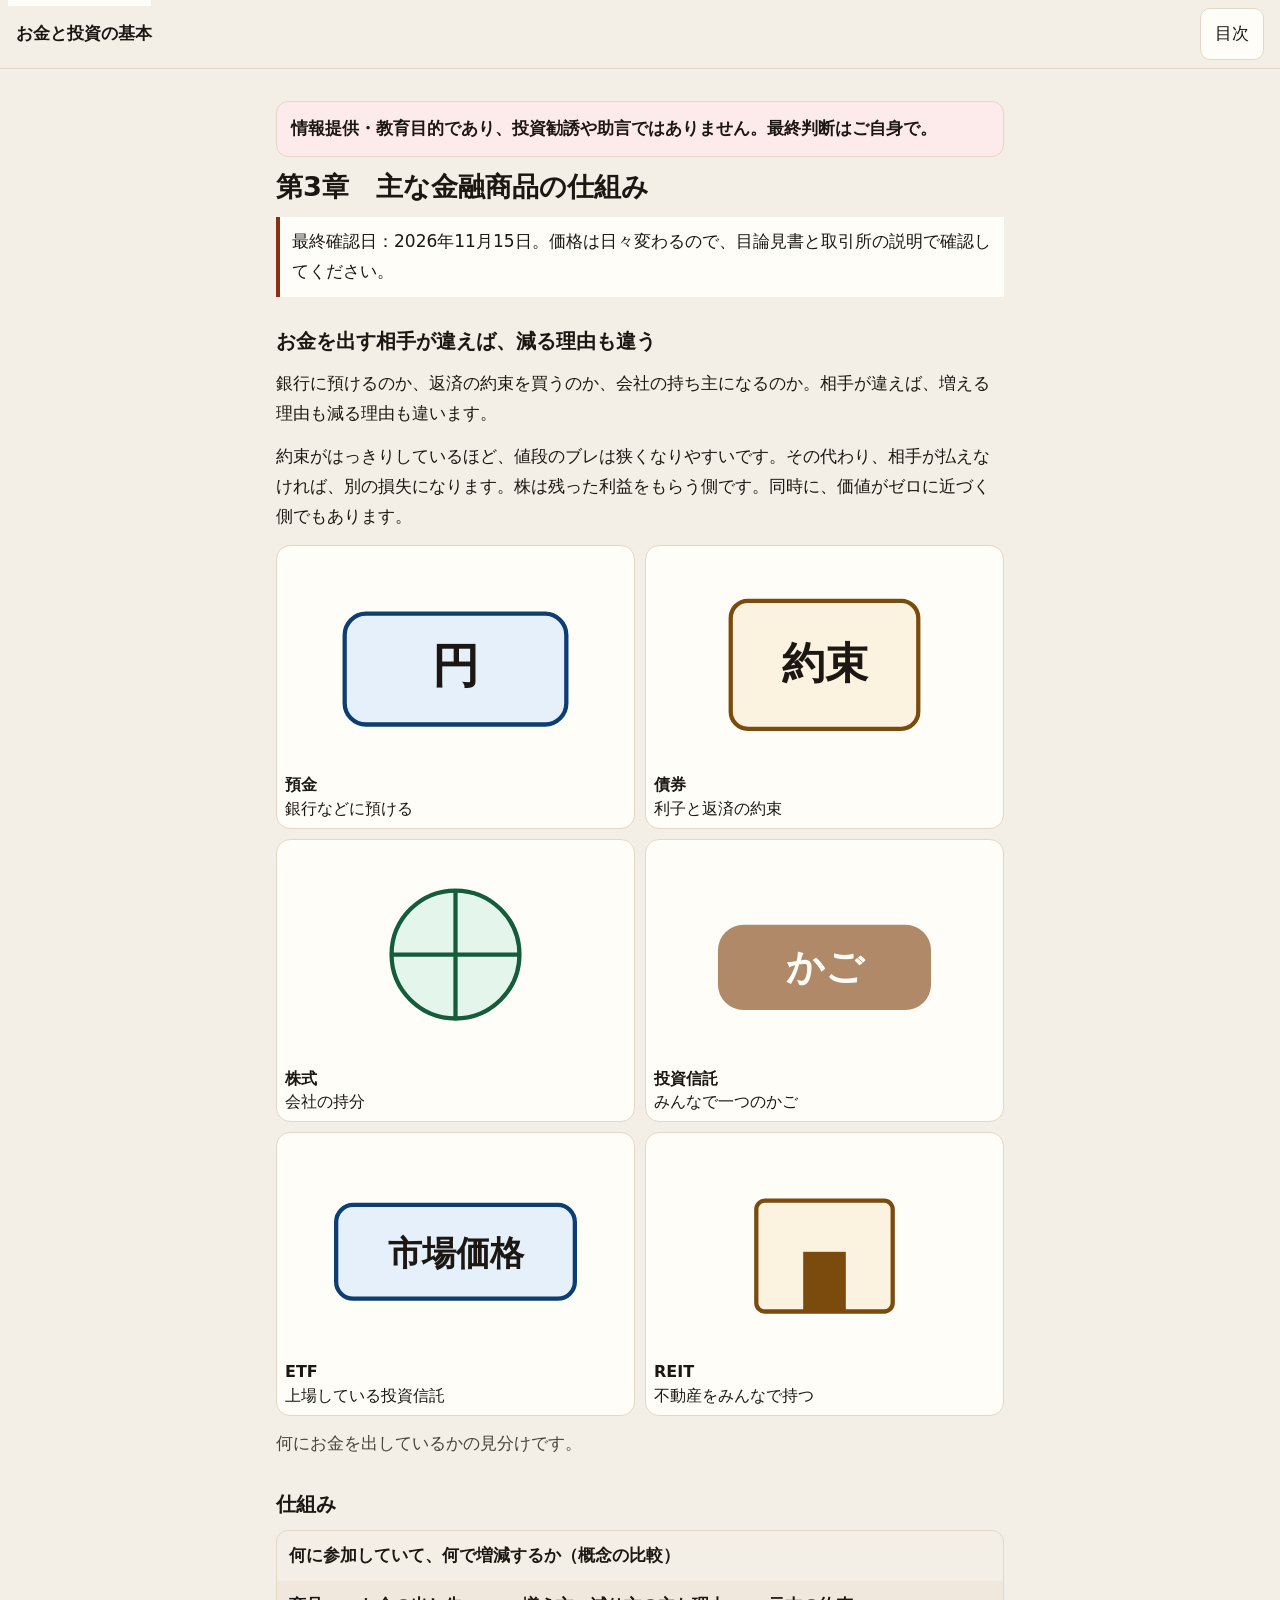
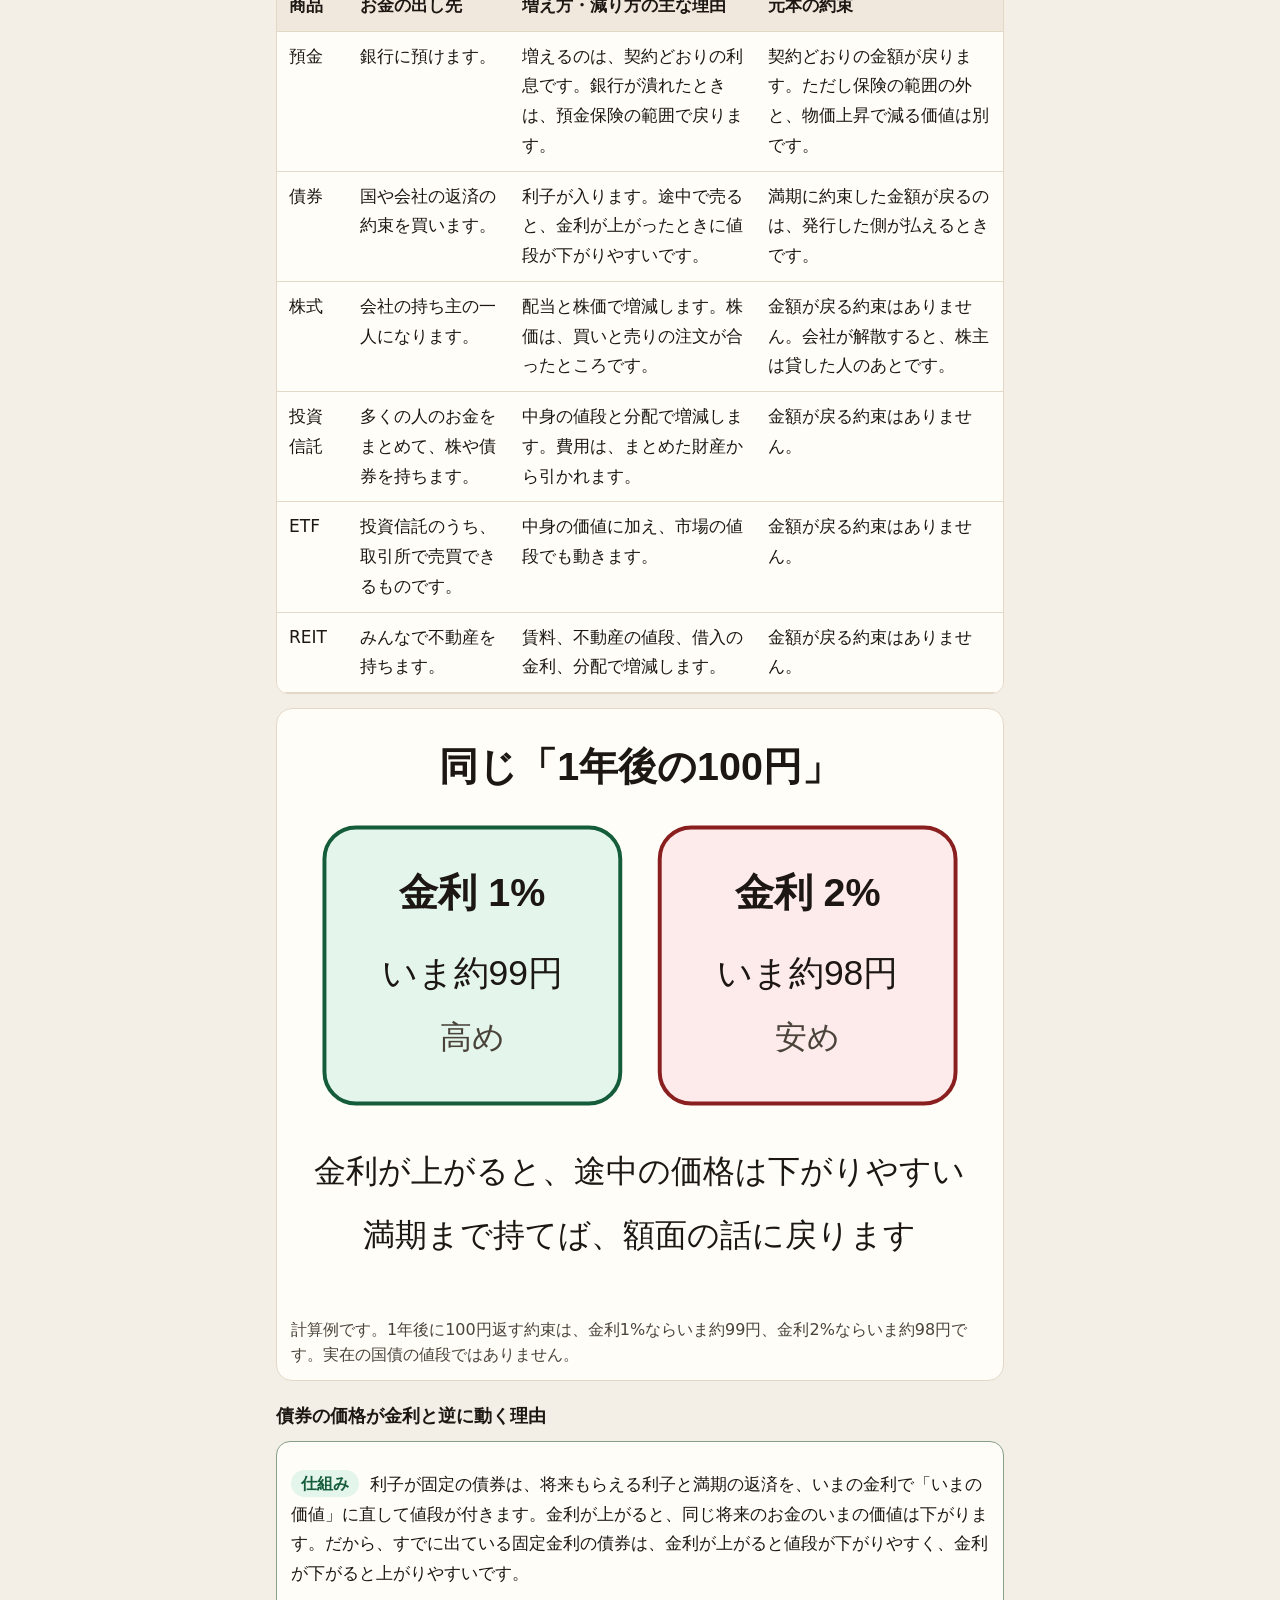
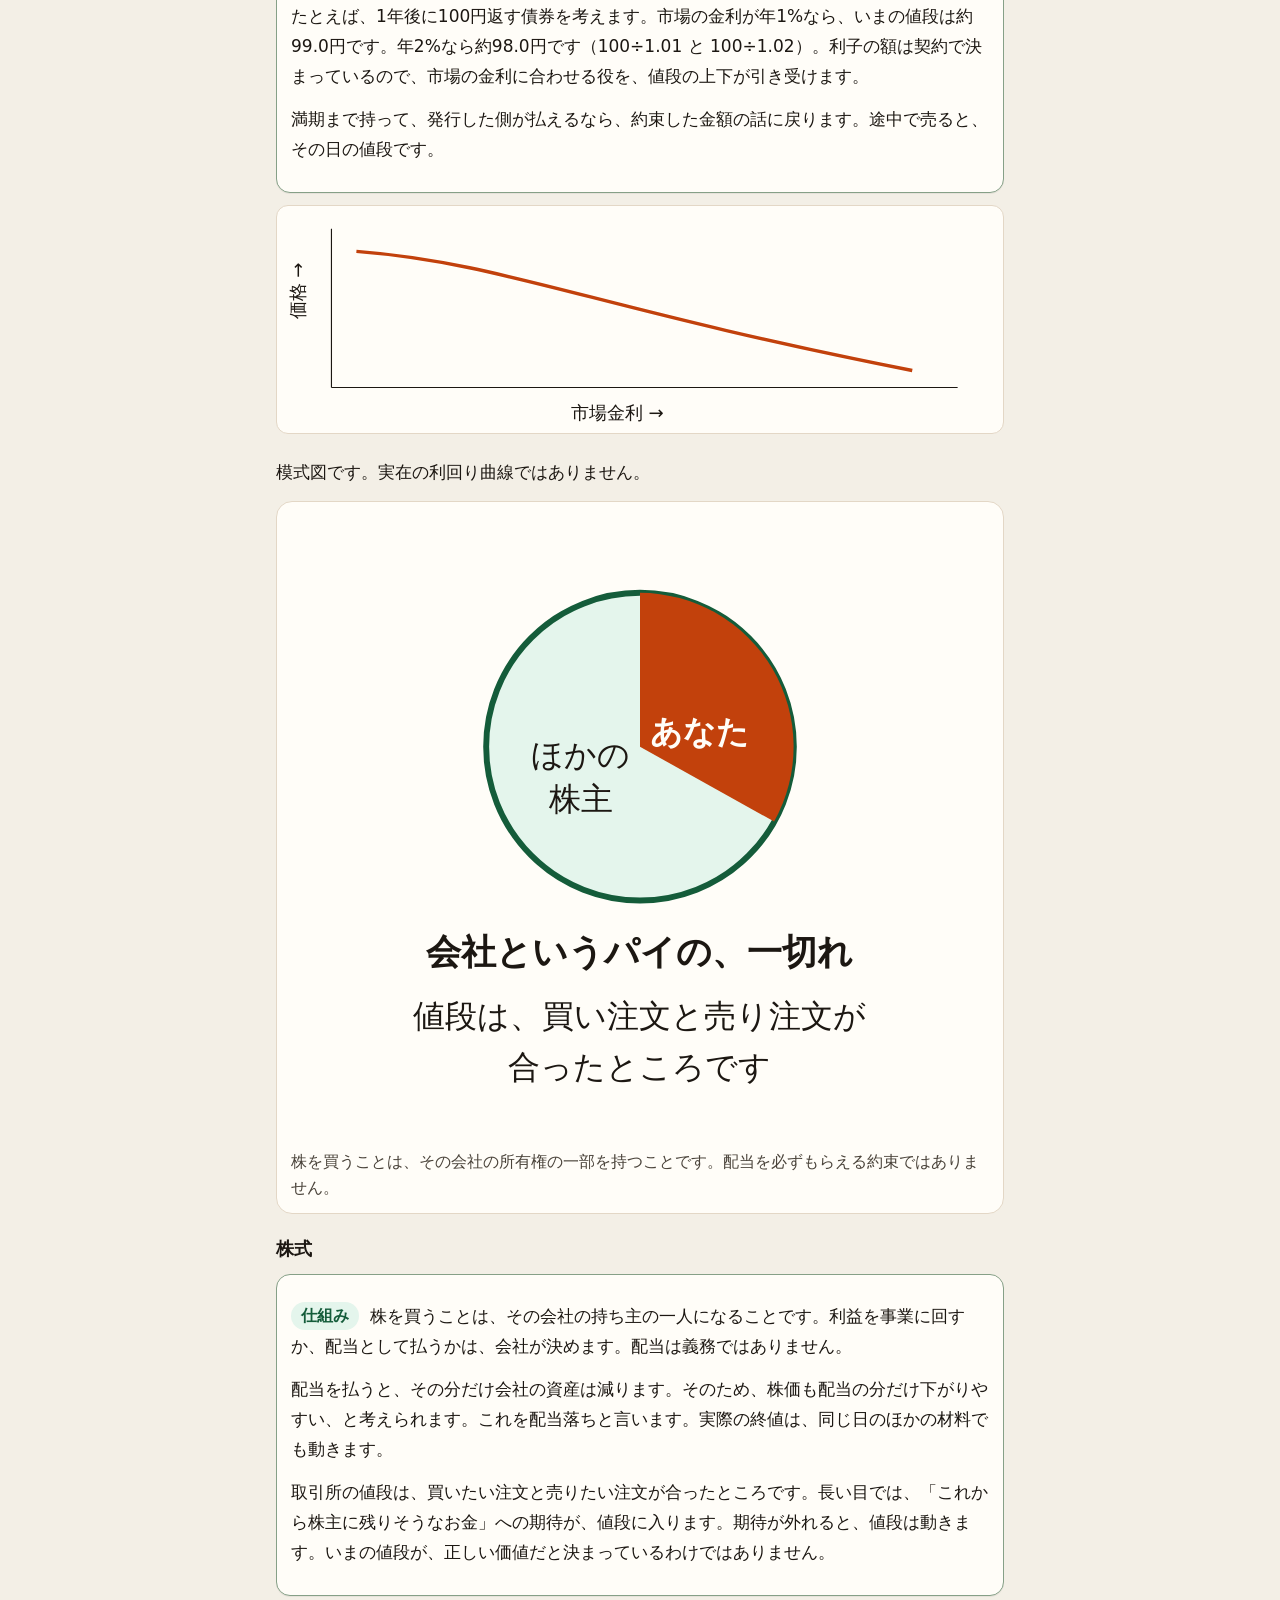
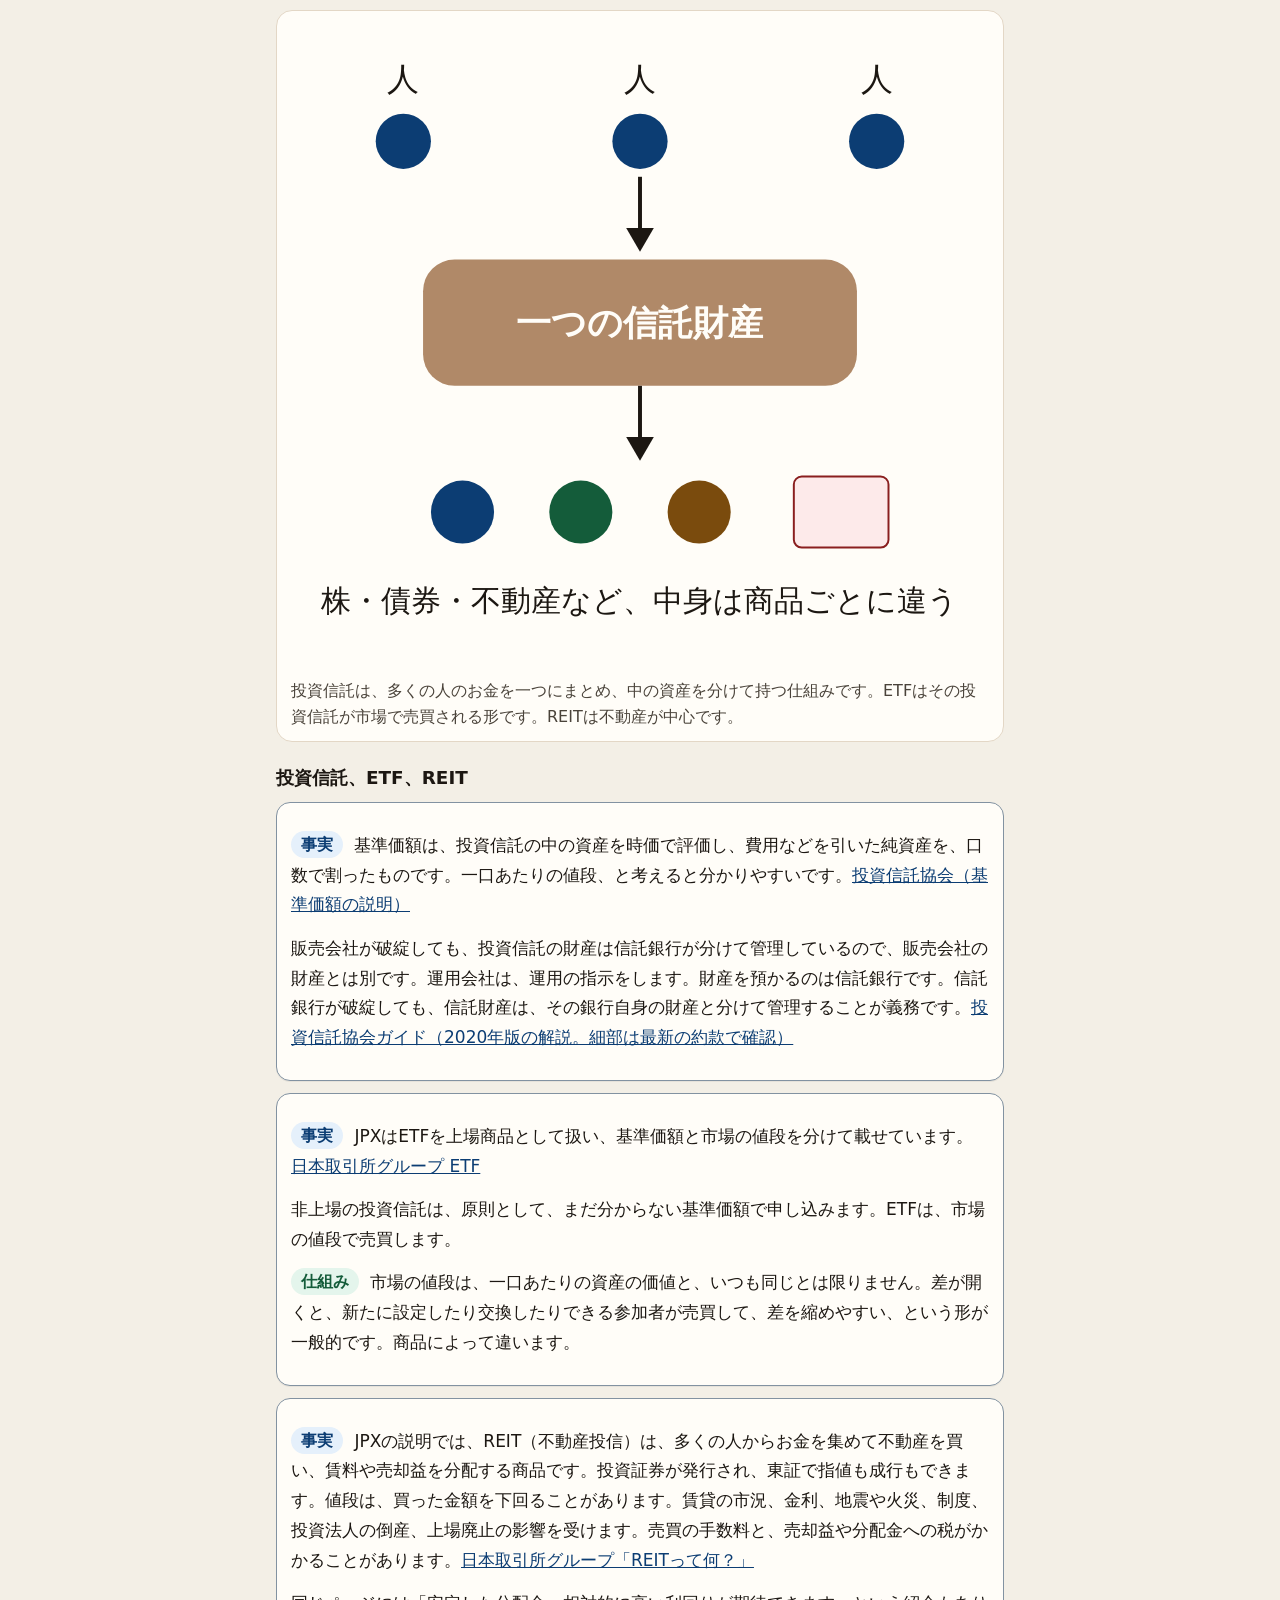
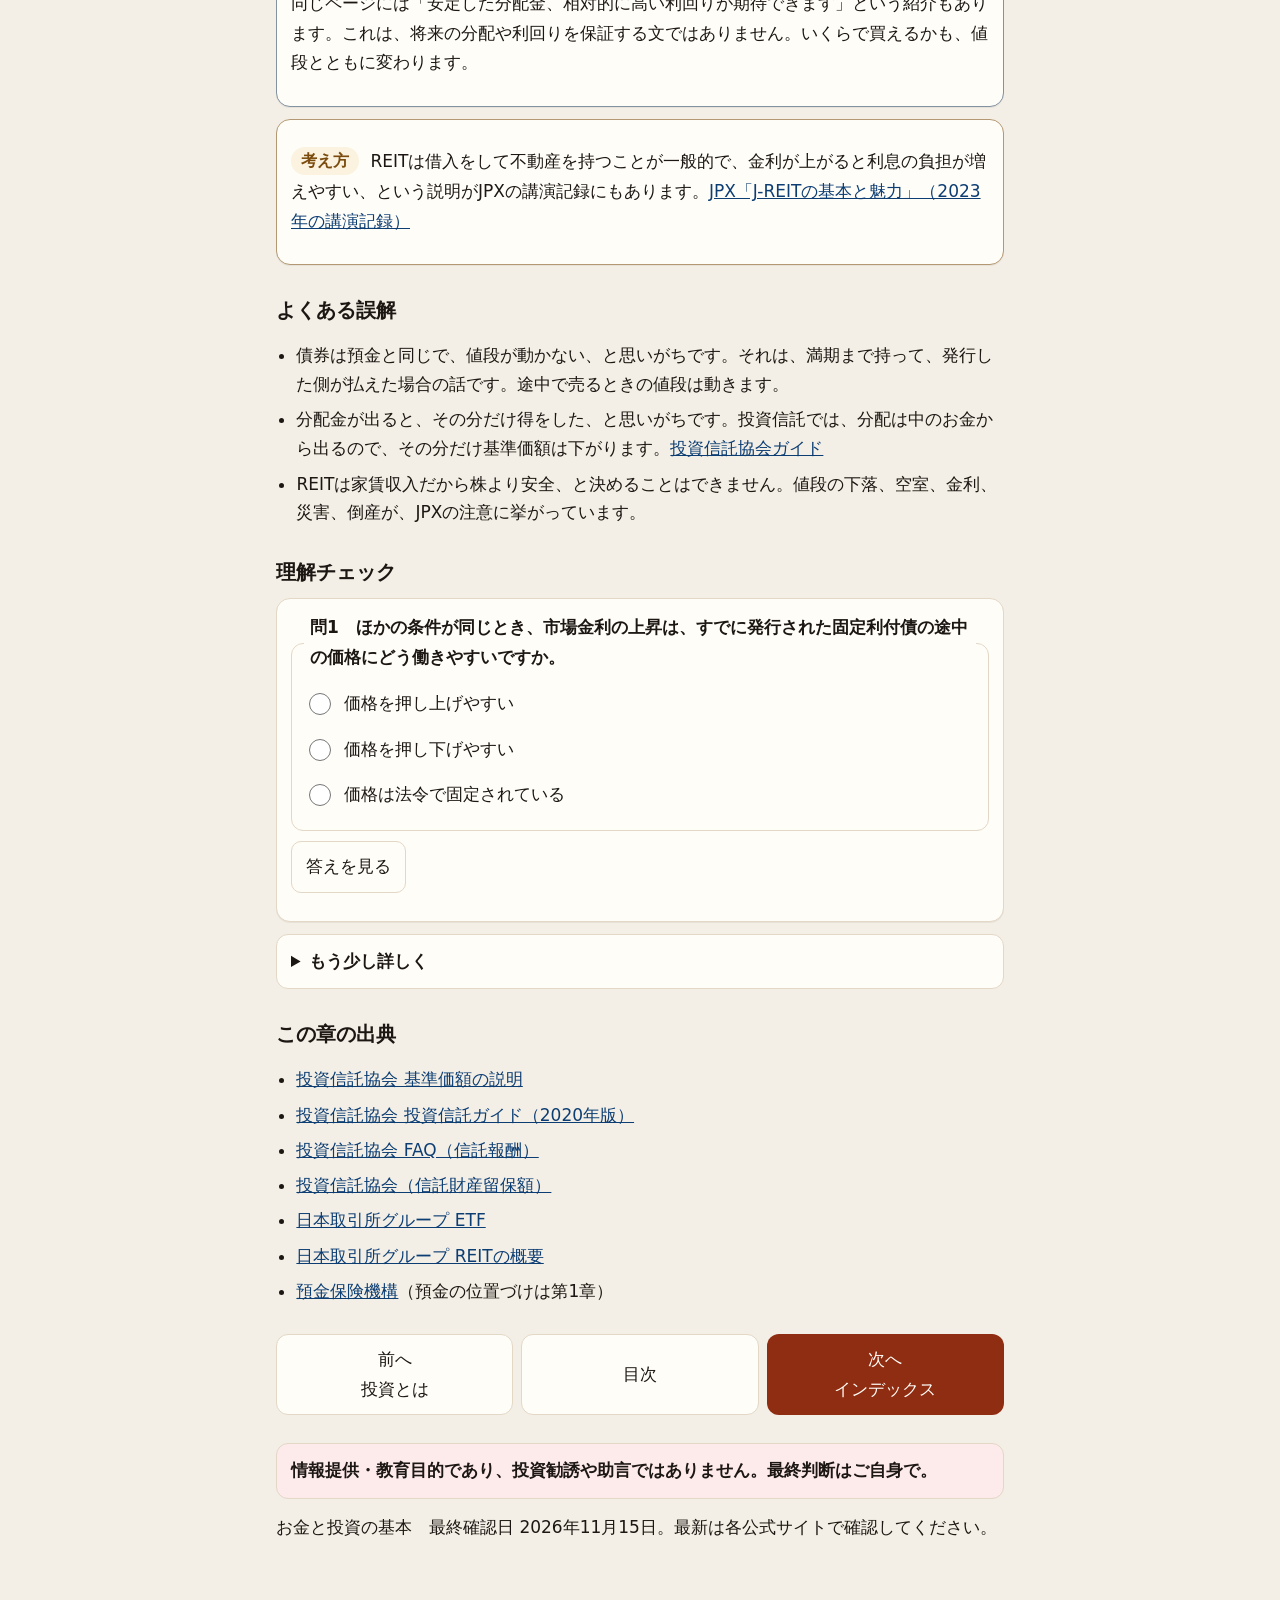
<file: products.html>
<!DOCTYPE html>
<html lang="ja">
<head>
<meta charset="utf-8">
<meta name="viewport" content="width=device-width, initial-scale=1, viewport-fit=cover">
<meta name="description" content="日本の投資初心者向けに、お金の基本からNISA・インデックス投資・個別株の仕組みを、一次情報に基づいて解説する教育ページです。投資勧誘ではありません。">
<meta name="color-scheme" content="light dark">
<title>第3章 主な金融商品｜お金と投資の基本</title>
<link rel="stylesheet" href="style.css">
</head>
<body>
<a class="skip" href="#main">本文へスキップ</a>
<div class="progress" id="progress" role="progressbar" aria-label="読んだ割合" aria-valuemin="0" aria-valuemax="100" aria-valuenow="0"></div>
<div class="topbar">
  <a class="brand" href="index.html">お金と投資の基本</a>
  <span class="spacer"></span>
  <button type="button" id="menuBtn" aria-expanded="false" aria-controls="drawer">目次</button>
</div>
<div id="drawer" class="drawer" hidden>
  <nav aria-label="ページ">
    <button type="button" id="closeDrawer">閉じる</button>
    <a href="index.html">目次</a>
    <a href="money.html">第1章 お金の基本</a>
    <a href="invest.html">第2章 投資とは何か</a>
    <a href="products.html" aria-current="page">第3章 主な金融商品</a>
    <a href="funds.html">第4章 投資信託とインデックス</a>
    <a href="stocks.html">第5章 個別株の基礎</a>
    <a href="tax.html">第6章 制度と税金</a>
    <a href="detail.html">制度の詳細</a>
    <a href="start.html">第7章 始め方と失敗パターン</a>
    <a href="glossary.html">用語集</a>
    <a href="sources.html">出典・更新履歴・免責</a>
  </nav>
</div>
<div class="wrap">
<p class="disclaimer"><strong>情報提供・教育目的であり、投資勧誘や助言ではありません。最終判断はご自身で。</strong></p>
<main id="main">
<section id="ch3" aria-labelledby="ch3-title">
  <h1 id="ch3-title">第3章　主な金融商品の仕組み</h1>
  <p class="confirm">最終確認日：2026年11月15日。価格は日々変わるので、目論見書と取引所の説明で確認してください。</p>
  <h2>お金を出す相手が違えば、減る理由も違う</h2>
  <p>銀行に預けるのか、返済の約束を買うのか、会社の持ち主になるのか。相手が違えば、増える理由も減る理由も違います。</p>
  <p>約束がはっきりしているほど、値段のブレは狭くなりやすいです。その代わり、相手が払えなければ、別の損失になります。株は残った利益をもらう側です。同時に、価値がゼロに近づく側でもあります。</p>

  <div class="icon-row">
  <div class="mini"><svg viewBox="0 0 160 100" aria-hidden="true"><rect x="28" y="28" width="104" height="52" rx="10" fill="var(--fact-bg)" stroke="var(--fact)" stroke-width="2"/><text x="80" y="60" text-anchor="middle" font-size="22" fill="var(--text)" font-weight="700">円</text></svg><p><strong>預金</strong><br>銀行などに預ける</p></div>
  <div class="mini"><svg viewBox="0 0 160 100" aria-hidden="true"><rect x="36" y="22" width="88" height="60" rx="8" fill="var(--view-bg)" stroke="var(--view)" stroke-width="2"/><text x="80" y="58" text-anchor="middle" font-size="20" fill="var(--text)" font-weight="700">約束</text></svg><p><strong>債券</strong><br>利子と返済の約束</p></div>
  <div class="mini"><svg viewBox="0 0 160 100" aria-hidden="true"><circle cx="80" cy="50" r="30" fill="var(--mech-bg)" stroke="var(--mech)" stroke-width="2"/><path d="M80 20 L80 80 M50 50 L110 50" stroke="var(--mech)" stroke-width="2"/></svg><p><strong>株式</strong><br>会社の持分</p></div>
  <div class="mini"><svg viewBox="0 0 160 100" aria-hidden="true"><rect x="30" y="36" width="100" height="40" rx="12" fill="var(--c3)"/><text x="80" y="62" text-anchor="middle" font-size="18" fill="var(--surface)" font-weight="700">かご</text></svg><p><strong>投資信託</strong><br>みんなで一つのかご</p></div>
  <div class="mini"><svg viewBox="0 0 160 100" aria-hidden="true"><rect x="24" y="30" width="112" height="44" rx="8" fill="var(--fact-bg)" stroke="var(--fact)" stroke-width="2"/><text x="80" y="58" text-anchor="middle" font-size="16" fill="var(--text)" font-weight="700">市場価格</text></svg><p><strong>ETF</strong><br>上場している投資信託</p></div>
  <div class="mini"><svg viewBox="0 0 160 100" aria-hidden="true"><rect x="48" y="28" width="64" height="52" rx="4" fill="var(--view-bg)" stroke="var(--view)" stroke-width="2"/><rect x="70" y="52" width="20" height="28" fill="var(--view)"/></svg><p><strong>REIT</strong><br>不動産をみんなで持つ</p></div>
</div>
<p class="picture-note">何にお金を出しているかの見分けです。</p>
<h2>仕組み</h2>
  <div class="table-wrap">
    <table>
      <caption>何に参加していて、何で増減するか（概念の比較）</caption>
      <thead><tr><th>商品</th><th>お金の出し先</th><th>増え方・減り方の主な理由</th><th>元本の約束</th></tr></thead>
      <tbody>
        <tr><td>預金</td><td>銀行に預けます。</td><td>増えるのは、契約どおりの利息です。銀行が潰れたときは、預金保険の範囲で戻ります。</td><td>契約どおりの金額が戻ります。ただし保険の範囲の外と、物価上昇で減る価値は別です。</td></tr>
        <tr><td>債券</td><td>国や会社の返済の約束を買います。</td><td>利子が入ります。途中で売ると、金利が上がったときに値段が下がりやすいです。</td><td>満期に約束した金額が戻るのは、発行した側が払えるときです。</td></tr>
        <tr><td>株式</td><td>会社の持ち主の一人になります。</td><td>配当と株価で増減します。株価は、買いと売りの注文が合ったところです。</td><td>金額が戻る約束はありません。会社が解散すると、株主は貸した人のあとです。</td></tr>
        <tr><td>投資信託</td><td>多くの人のお金をまとめて、株や債券を持ちます。</td><td>中身の値段と分配で増減します。費用は、まとめた財産から引かれます。</td><td>金額が戻る約束はありません。</td></tr>
        <tr><td>ETF</td><td>投資信託のうち、取引所で売買できるものです。</td><td>中身の価値に加え、市場の値段でも動きます。</td><td>金額が戻る約束はありません。</td></tr>
        <tr><td>REIT</td><td>みんなで不動産を持ちます。</td><td>賃料、不動産の値段、借入の金利、分配で増減します。</td><td>金額が戻る約束はありません。</td></tr>
      </tbody>
    </table>
  </div>

  <figure class="figure"><svg viewBox="0 0 360 300" aria-hidden="true">
  <text x="180" y="32" text-anchor="middle" font-size="20" fill="var(--text)" font-weight="700">同じ「1年後の100円」</text>
  <rect x="20" y="56" width="150" height="140" rx="16" fill="var(--mech-bg)" stroke="var(--mech)" stroke-width="2"/>
  <text x="95" y="96" text-anchor="middle" font-size="20" fill="var(--text)" font-weight="700">金利 1%</text>
  <text x="95" y="136" text-anchor="middle" font-size="18" fill="var(--text)">いま約99円</text>
  <text x="95" y="168" text-anchor="middle" font-size="16" fill="var(--muted)">高め</text>
  <rect x="190" y="56" width="150" height="140" rx="16" fill="var(--warn-bg)" stroke="var(--warn)" stroke-width="2"/>
  <text x="265" y="96" text-anchor="middle" font-size="20" fill="var(--text)" font-weight="700">金利 2%</text>
  <text x="265" y="136" text-anchor="middle" font-size="18" fill="var(--text)">いま約98円</text>
  <text x="265" y="168" text-anchor="middle" font-size="16" fill="var(--muted)">安め</text>
  <text x="180" y="236" text-anchor="middle" font-size="16" fill="var(--text)">金利が上がると、途中の価格は下がりやすい</text>
  <text x="180" y="268" text-anchor="middle" font-size="16" fill="var(--text)">満期まで持てば、額面の話に戻ります</text>
  </svg><figcaption>計算例です。1年後に100円返す約束は、金利1%ならいま約99円、金利2%ならいま約98円です。実在の国債の値段ではありません。</figcaption></figure>
<h3>債券の価格が金利と逆に動く理由</h3>
  <div class="card mech">
    <p><span class="badge mech">仕組み</span> 利子が固定の債券は、将来もらえる利子と満期の返済を、いまの金利で「いまの価値」に直して値段が付きます。金利が上がると、同じ将来のお金のいまの価値は下がります。だから、すでに出ている固定金利の債券は、金利が上がると値段が下がりやすく、金利が下がると上がりやすいです。</p>
    <p>たとえば、1年後に100円返す債券を考えます。市場の金利が年1%なら、いまの値段は約99.0円です。年2%なら約98.0円です（100÷1.01 と 100÷1.02）。利子の額は契約で決まっているので、市場の金利に合わせる役を、値段の上下が引き受けます。</p>
    <p>満期まで持って、発行した側が払えるなら、約束した金額の話に戻ります。途中で売ると、その日の値段です。</p>
  </div>
  <svg class="svg-fig" viewBox="0 0 640 200" role="img" aria-labelledby="bondTitle bondDesc">
    <title id="bondTitle">金利と債券価格の模式図</title>
    <desc id="bondDesc">横軸の金利が高いほど、将来もらえるお金のいまの価値である価格は低くなる、という右下がりの曲線の模式図。</desc>
    <line x1="48" y1="20" x2="48" y2="160" stroke="var(--text)"/>
    <line x1="48" y1="160" x2="600" y2="160" stroke="var(--text)"/>
    <path d="M70 40 C 200 50, 280 90, 560 145" fill="none" stroke="var(--c2)" stroke-width="3"/>
    <text x="300" y="188" text-anchor="middle" fill="var(--text)" font-size="16">市場金利 →</text>
    <text x="24" y="100" fill="var(--text)" font-size="16" transform="rotate(-90 24 100)">価格 →</text>
  </svg>
  <p>模式図です。実在の利回り曲線ではありません。</p>

  <figure class="figure"><svg viewBox="0 0 360 320" aria-hidden="true">
  <circle cx="180" cy="120" r="78" fill="var(--mech-bg)" stroke="var(--mech)" stroke-width="3"/>
  <path d="M180 42 A78 78 0 0 1 248 158 L180 120 Z" fill="var(--c2)"/>
  <text x="210" y="118" text-anchor="middle" font-size="16" fill="#fffdf8" font-weight="700">あなた</text>
  <text x="150" y="130" text-anchor="middle" font-size="16" fill="var(--text)">ほかの</text>
  <text x="150" y="152" text-anchor="middle" font-size="16" fill="var(--text)">株主</text>
  <text x="180" y="230" text-anchor="middle" font-size="18" fill="var(--text)" font-weight="700">会社というパイの、一切れ</text>
  <text x="180" y="262" text-anchor="middle" font-size="16" fill="var(--text)">値段は、買い注文と売り注文が</text>
  <text x="180" y="288" text-anchor="middle" font-size="16" fill="var(--text)">合ったところです</text>
  </svg><figcaption>株を買うことは、その会社の所有権の一部を持つことです。配当を必ずもらえる約束ではありません。</figcaption></figure>
<h3>株式</h3>
  <div class="card mech">
    <p><span class="badge mech">仕組み</span> 株を買うことは、その会社の持ち主の一人になることです。利益を事業に回すか、配当として払うかは、会社が決めます。配当は義務ではありません。</p>
    <p>配当を払うと、その分だけ会社の資産は減ります。そのため、株価も配当の分だけ下がりやすい、と考えられます。これを配当落ちと言います。実際の終値は、同じ日のほかの材料でも動きます。</p>
    <p>取引所の値段は、買いたい注文と売りたい注文が合ったところです。長い目では、「これから株主に残りそうなお金」への期待が、値段に入ります。期待が外れると、値段は動きます。いまの値段が、正しい価値だと決まっているわけではありません。</p>
  </div>

  <figure class="figure"><svg viewBox="0 0 360 330" aria-hidden="true">
  <text x="60" y="36" text-anchor="middle" font-size="16" fill="var(--text)">人</text>
  <text x="180" y="36" text-anchor="middle" font-size="16" fill="var(--text)">人</text>
  <text x="300" y="36" text-anchor="middle" font-size="16" fill="var(--text)">人</text>
  <circle cx="60" cy="62" r="14" fill="var(--c1)"/>
  <circle cx="180" cy="62" r="14" fill="var(--c1)"/>
  <circle cx="300" cy="62" r="14" fill="var(--c1)"/>
  <path d="M180 80 V110" stroke="var(--text)" stroke-width="2" fill="none"/><path d="M173 106 L180 118 L187 106" fill="var(--text)"/>
  <rect x="70" y="122" width="220" height="64" rx="16" fill="var(--c3)"/>
  <text x="180" y="160" text-anchor="middle" font-size="18" fill="var(--surface)" font-weight="700">一つの信託財産</text>
  <path d="M180 186 V216" stroke="var(--text)" stroke-width="2" fill="none"/><path d="M173 212 L180 224 L187 212" fill="var(--text)"/>
  <circle cx="90" cy="250" r="16" fill="var(--fact)"/>
  <circle cx="150" cy="250" r="16" fill="var(--mech)"/>
  <circle cx="210" cy="250" r="16" fill="var(--view)"/>
  <rect x="258" y="232" width="48" height="36" rx="4" fill="var(--warn-bg)" stroke="var(--warn)"/>
  <text x="180" y="300" text-anchor="middle" font-size="15" fill="var(--text)">株・債券・不動産など、中身は商品ごとに違う</text>
  </svg><figcaption>投資信託は、多くの人のお金を一つにまとめ、中の資産を分けて持つ仕組みです。ETFはその投資信託が市場で売買される形です。REITは不動産が中心です。</figcaption></figure>
<h3>投資信託、ETF、REIT</h3>
  <div class="card fact">
    <p><span class="badge fact">事実</span> 基準価額は、投資信託の中の資産を時価で評価し、費用などを引いた純資産を、口数で割ったものです。一口あたりの値段、と考えると分かりやすいです。<a href="sources.html#src-toushin-nav">投資信託協会（基準価額の説明）</a></p>
    <p>販売会社が破綻しても、投資信託の財産は信託銀行が分けて管理しているので、販売会社の財産とは別です。運用会社は、運用の指示をします。財産を預かるのは信託銀行です。信託銀行が破綻しても、信託財産は、その銀行自身の財産と分けて管理することが義務です。<a href="sources.html#src-toushin-guide">投資信託協会ガイド（2020年版の解説。細部は最新の約款で確認）</a></p>
  </div>
  <div class="card fact">
    <p><span class="badge fact">事実</span> JPXはETFを上場商品として扱い、基準価額と市場の値段を分けて載せています。<a href="sources.html#src-jpx-etf">日本取引所グループ ETF</a></p>
    <p>非上場の投資信託は、原則として、まだ分からない基準価額で申し込みます。ETFは、市場の値段で売買します。</p>
    <p><span class="badge mech">仕組み</span> 市場の値段は、一口あたりの資産の価値と、いつも同じとは限りません。差が開くと、新たに設定したり交換したりできる参加者が売買して、差を縮めやすい、という形が一般的です。商品によって違います。</p>
  </div>
  <div class="card fact">
    <p><span class="badge fact">事実</span> JPXの説明では、REIT（不動産投信）は、多くの人からお金を集めて不動産を買い、賃料や売却益を分配する商品です。投資証券が発行され、東証で指値も成行もできます。値段は、買った金額を下回ることがあります。賃貸の市況、金利、地震や火災、制度、投資法人の倒産、上場廃止の影響を受けます。売買の手数料と、売却益や分配金への税がかかることがあります。<a href="sources.html#src-jpx-reit">日本取引所グループ「REITって何？」</a></p>
    <p>同じページには「安定した分配金、相対的に高い利回りが期待できます」という紹介もあります。これは、将来の分配や利回りを保証する文ではありません。いくらで買えるかも、値段とともに変わります。</p>
  </div>
  <div class="card view">
    <p><span class="badge view">考え方</span> REITは借入をして不動産を持つことが一般的で、金利が上がると利息の負担が増えやすい、という説明がJPXの講演記録にもあります。<a href="sources.html#src-jpx-reit-talk">JPX「J-REITの基本と魅力」（2023年の講演記録）</a></p>
  </div>

  <h2>よくある誤解</h2>
  <ul>
    <li>債券は預金と同じで、値段が動かない、と思いがちです。それは、満期まで持って、発行した側が払えた場合の話です。途中で売るときの値段は動きます。</li>
    <li>分配金が出ると、その分だけ得をした、と思いがちです。投資信託では、分配は中のお金から出るので、その分だけ基準価額は下がります。<a href="sources.html#src-toushin-guide">投資信託協会ガイド</a></li>
    <li>REITは家賃収入だから株より安全、と決めることはできません。値段の下落、空室、金利、災害、倒産が、JPXの注意に挙がっています。</li>
  </ul>

  <h2>理解チェック</h2>
  <form class="quiz card" data-explain="将来もらえる金額が固定なら、金利が高いほど、いまの価値は下がります。満期まで持つ場合の額面とは別です。">
    <fieldset>
      <legend>問1　ほかの条件が同じとき、市場金利の上昇は、すでに発行された固定利付債の途中の価格にどう働きやすいですか。</legend>
      <label><input type="radio" name="q31" value="a">価格を押し上げやすい</label>
      <label><input type="radio" name="q31" value="b">価格を押し下げやすい</label>
      <label><input type="radio" name="q31" value="c">価格は法令で固定されている</label>
    </fieldset>
    <button type="submit">答えを見る</button>
    <p class="quiz-result" aria-live="polite"></p>
  </form>
  

  <details>
    <summary>もう少し詳しく</summary>
    <div class="inner">
      <p>投資信託の費用は、主に三つです。買うときに販売会社へ払う販売手数料（ないファンドもあります）。持っている間、毎日、信託財産から引かれる信託報酬。売るときに、信託財産へ残す信託財産留保額（ないファンドもあります）。信託報酬は、運用会社、販売会社、信託銀行に分かれます。内訳は目論見書に書いてあります。<a href="sources.html#src-toushin-faq">投資信託協会 FAQ</a> <a href="sources.html#src-toushin-reserve">投資信託協会（信託財産留保額）</a></p>
      <p>信託財産留保額の率は、ファンドごとに違います。協会の過去の解説に「0.2%〜0.3%」という例があります。すべてのファンドの、いまの率ではありません。目論見書を見てください。<a href="sources.html#src-toushin-reserve">投資信託協会</a></p>
      <p>JPXは、レバレッジ型とインバース型のETFについて、リスクの説明を別に置いています。毎日、倍率をかけ直す商品は、上下を繰り返すと、長い期間の結果が「指数の動き × 倍率」と一致しないことがあります。かけ直し方は、目論見書で確認してください。<a href="sources.html#src-jpx-etf">JPX ETF</a></p>
    </div>
  </details>
  <h2>この章の出典</h2>
  <ul class="chapter-src">
    <li><a href="sources.html#src-toushin-nav">投資信託協会 基準価額の説明</a></li>
    <li><a href="sources.html#src-toushin-guide">投資信託協会 投資信託ガイド（2020年版）</a></li>
    <li><a href="sources.html#src-toushin-faq">投資信託協会 FAQ（信託報酬）</a></li>
    <li><a href="sources.html#src-toushin-reserve">投資信託協会（信託財産留保額）</a></li>
    <li><a href="sources.html#src-jpx-etf">日本取引所グループ ETF</a></li>
    <li><a href="sources.html#src-jpx-reit">日本取引所グループ REITの概要</a></li>
    <li><a href="sources.html#src-dic">預金保険機構</a>（預金の位置づけは第1章）</li>
  </ul>
</section>
<nav class="pager" aria-label="章の移動"><a href="invest.html">前へ<br>投資とは</a><a href="index.html">目次</a><a class="primary" href="funds.html">次へ<br>インデックス</a></nav>
</main>
<footer>
  <p class="disclaimer"><strong>情報提供・教育目的であり、投資勧誘や助言ではありません。最終判断はご自身で。</strong></p>
  <p>お金と投資の基本　最終確認日 2026年11月15日。最新は各公式サイトで確認してください。</p>
</footer>
</div>
<button type="button" id="toTop">上へ</button>
<script src="app.js"></script>
</body>
</html>
</file>
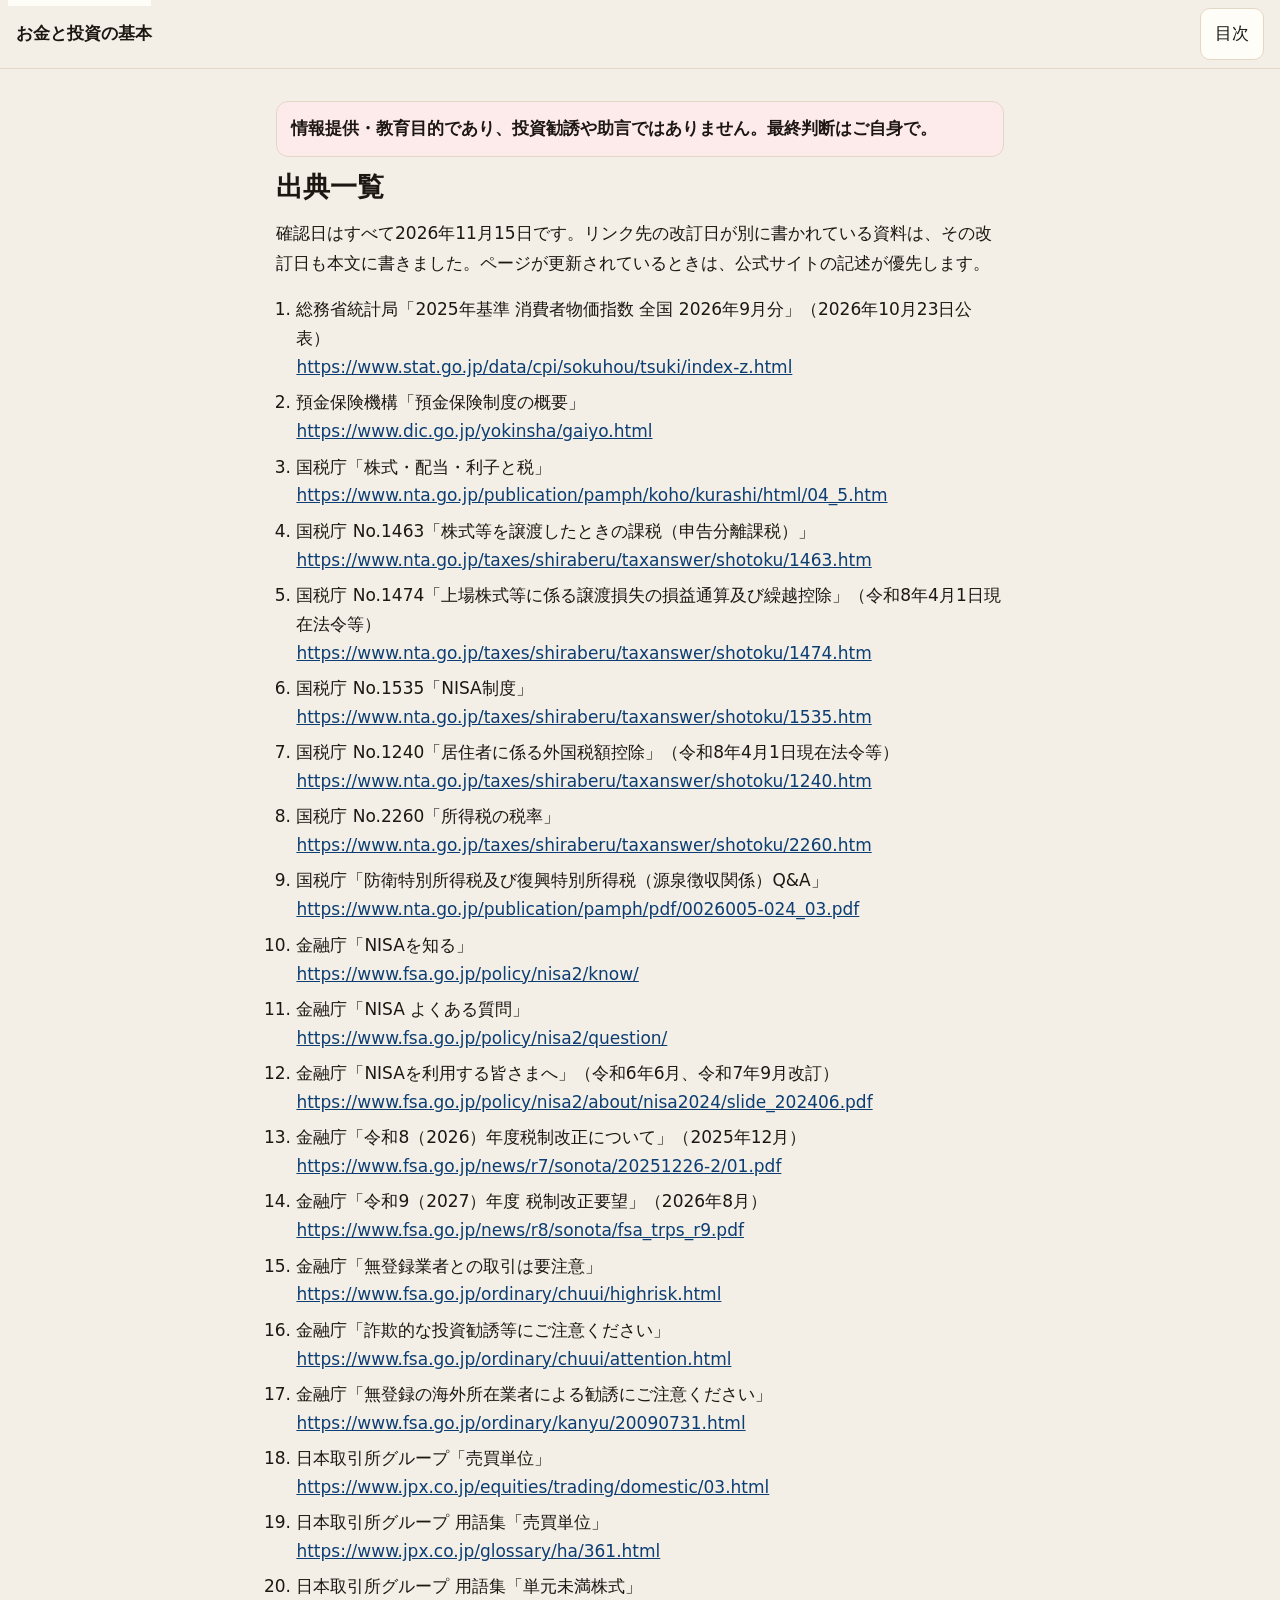
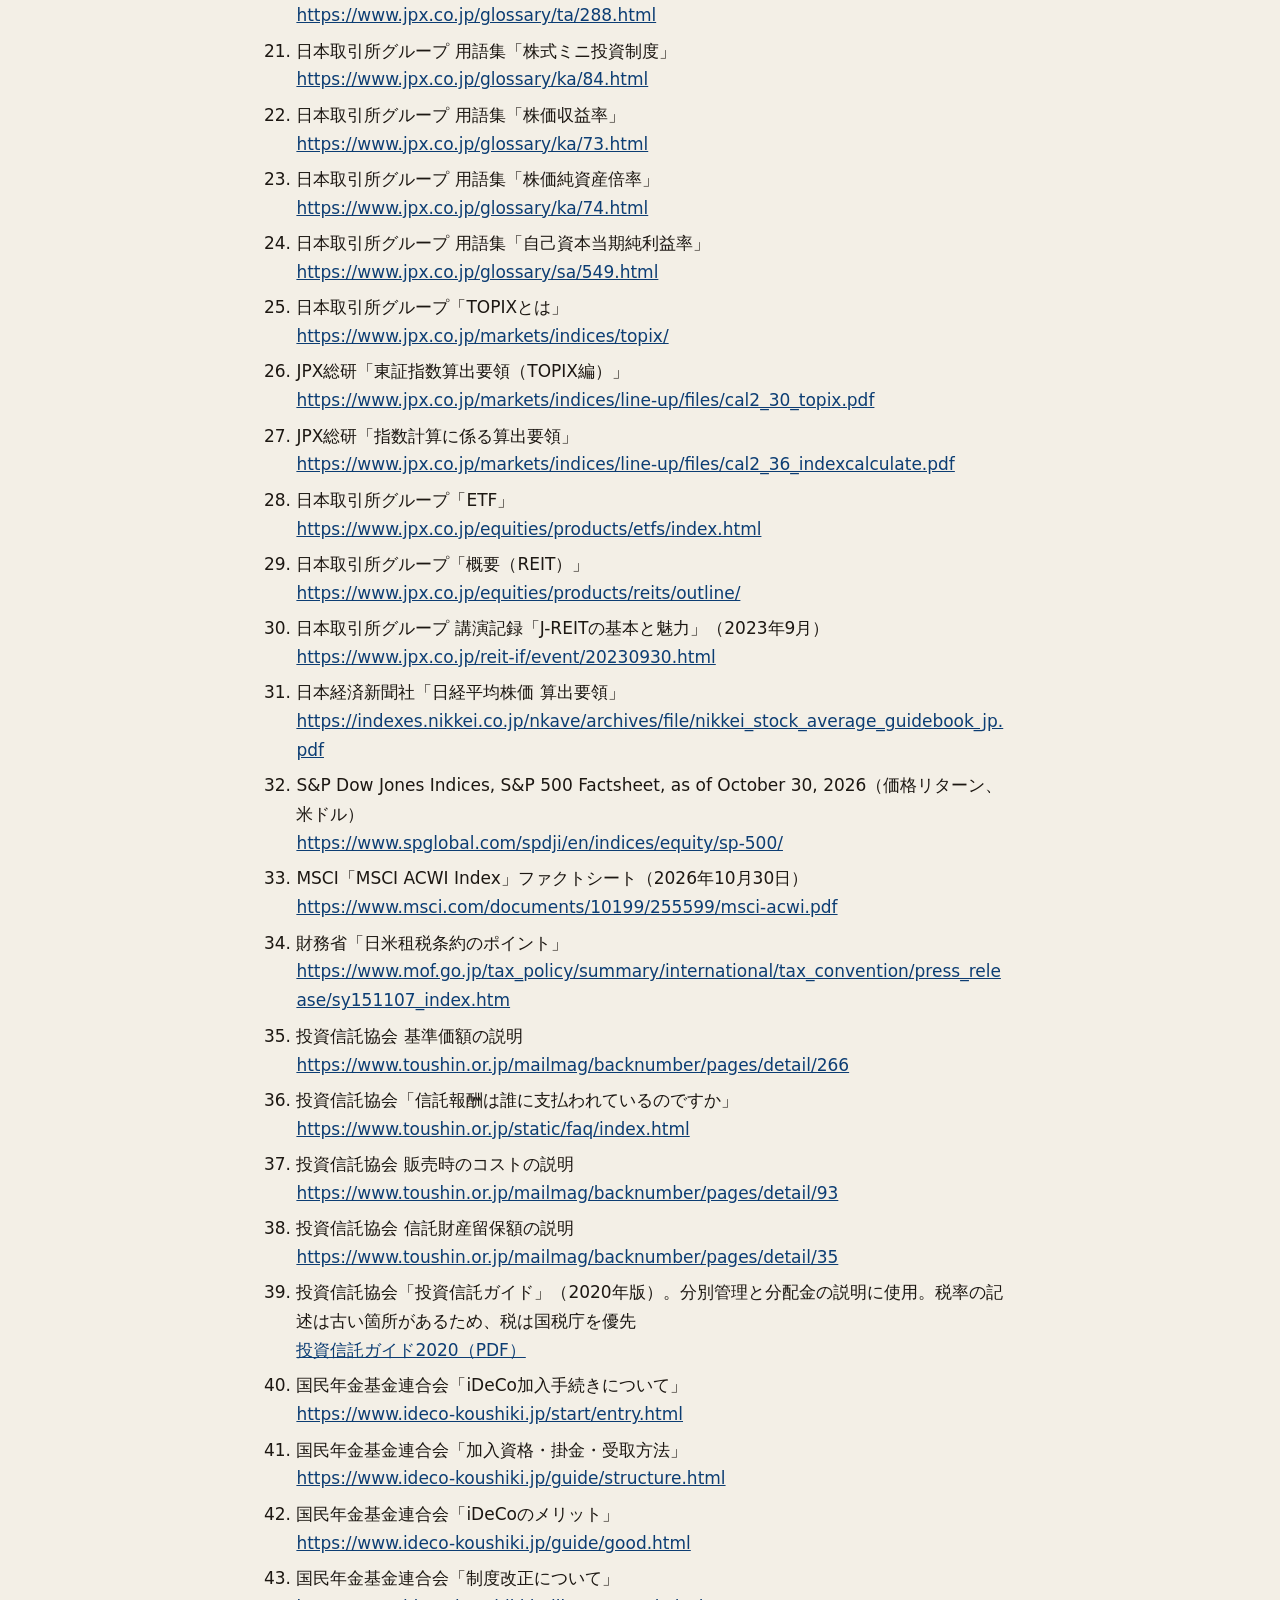
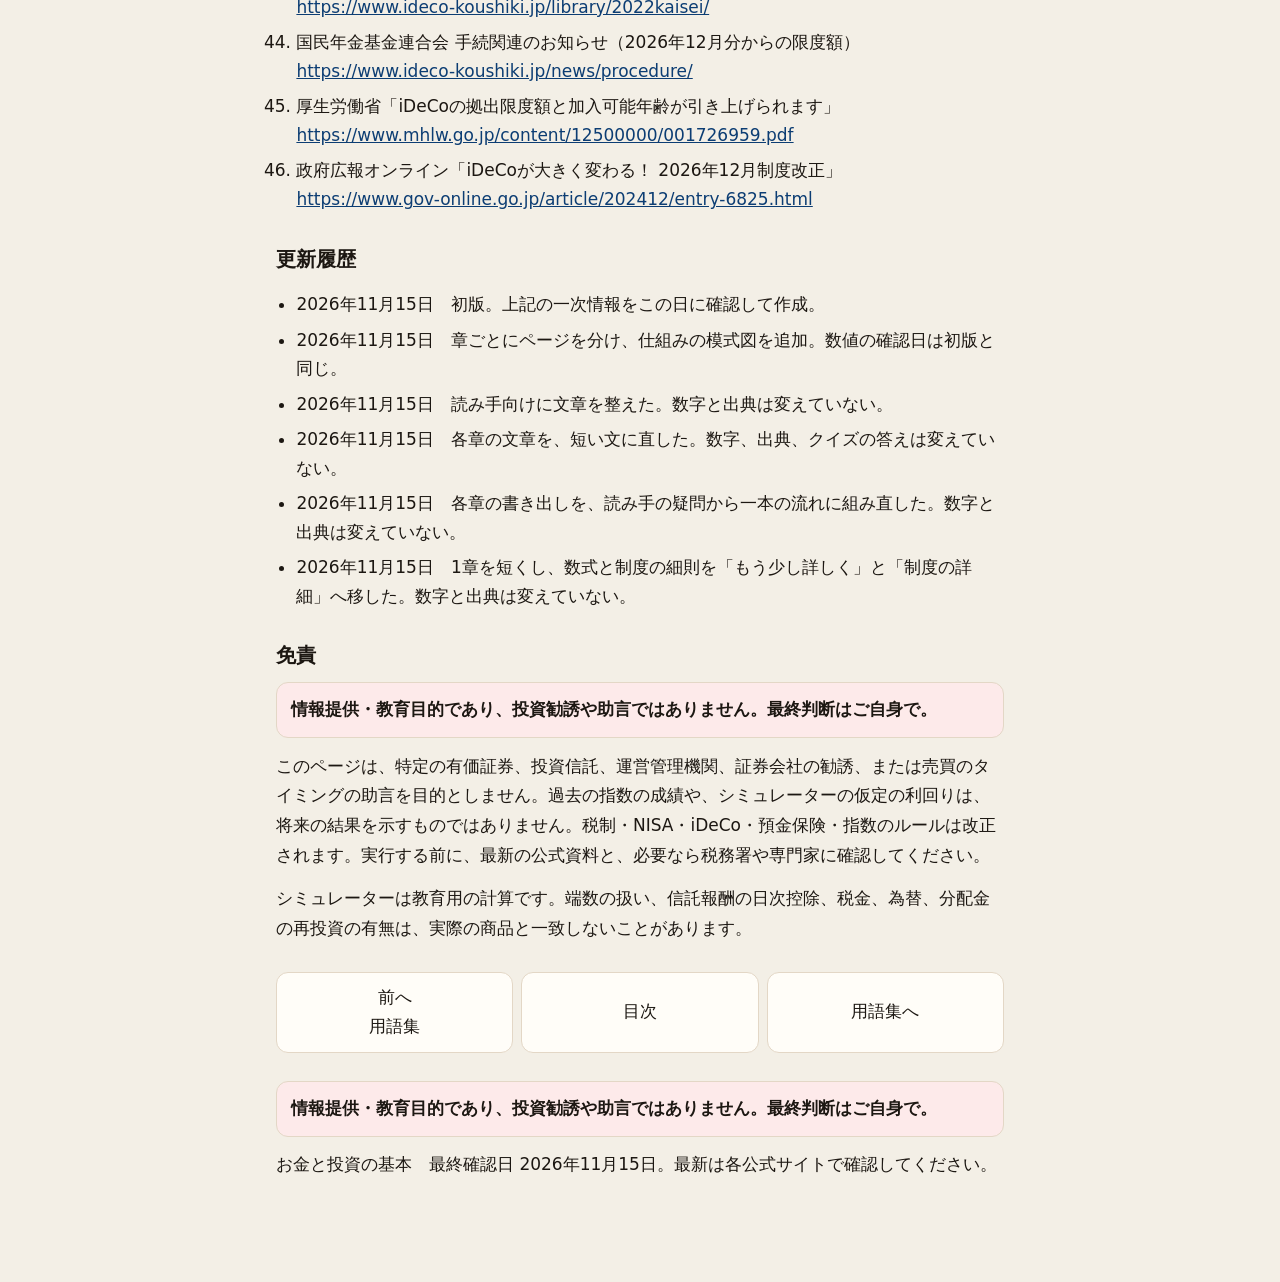
<file: sources.html>
<!DOCTYPE html>
<html lang="ja">
<head>
<meta charset="utf-8">
<meta name="viewport" content="width=device-width, initial-scale=1, viewport-fit=cover">
<meta name="description" content="日本の投資初心者向けに、お金の基本からNISA・インデックス投資・個別株の仕組みを、一次情報に基づいて解説する教育ページです。投資勧誘ではありません。">
<meta name="color-scheme" content="light dark">
<title>出典・免責｜お金と投資の基本</title>
<link rel="stylesheet" href="style.css">
</head>
<body>
<a class="skip" href="#main">本文へスキップ</a>
<div class="progress" id="progress" role="progressbar" aria-label="読んだ割合" aria-valuemin="0" aria-valuemax="100" aria-valuenow="0"></div>
<div class="topbar">
  <a class="brand" href="index.html">お金と投資の基本</a>
  <span class="spacer"></span>
  <button type="button" id="menuBtn" aria-expanded="false" aria-controls="drawer">目次</button>
</div>
<div id="drawer" class="drawer" hidden>
  <nav aria-label="ページ">
    <button type="button" id="closeDrawer">閉じる</button>
    <a href="index.html">目次</a>
    <a href="money.html">第1章 お金の基本</a>
    <a href="invest.html">第2章 投資とは何か</a>
    <a href="products.html">第3章 主な金融商品</a>
    <a href="funds.html">第4章 投資信託とインデックス</a>
    <a href="stocks.html">第5章 個別株の基礎</a>
    <a href="tax.html">第6章 制度と税金</a>
    <a href="detail.html">制度の詳細</a>
    <a href="start.html">第7章 始め方と失敗パターン</a>
    <a href="glossary.html">用語集</a>
    <a href="sources.html" aria-current="page">出典・更新履歴・免責</a>
  </nav>
</div>
<div class="wrap">
<p class="disclaimer"><strong>情報提供・教育目的であり、投資勧誘や助言ではありません。最終判断はご自身で。</strong></p>
<main id="main">
<section id="sources" aria-labelledby="sources-title">
  <h1 id="sources-title">出典一覧</h1>
  <p>確認日はすべて2026年11月15日です。リンク先の改訂日が別に書かれている資料は、その改訂日も本文に書きました。ページが更新されているときは、公式サイトの記述が優先します。</p>
  <ol class="sources">
    <li id="src-cpi">総務省統計局「2025年基準 消費者物価指数 全国 2026年9月分」（2026年10月23日公表）<br><a href="https://www.stat.go.jp/data/cpi/sokuhou/tsuki/index-z.html">https://www.stat.go.jp/data/cpi/sokuhou/tsuki/index-z.html</a></li>
    <li id="src-dic">預金保険機構「預金保険制度の概要」<br><a href="https://www.dic.go.jp/yokinsha/gaiyo.html">https://www.dic.go.jp/yokinsha/gaiyo.html</a></li>
    <li id="src-nta-kurashi">国税庁「株式・配当・利子と税」<br><a href="https://www.nta.go.jp/publication/pamph/koho/kurashi/html/04_5.htm">https://www.nta.go.jp/publication/pamph/koho/kurashi/html/04_5.htm</a></li>
    <li id="src-nta-1463">国税庁 No.1463「株式等を譲渡したときの課税（申告分離課税）」<br><a href="https://www.nta.go.jp/taxes/shiraberu/taxanswer/shotoku/1463.htm">https://www.nta.go.jp/taxes/shiraberu/taxanswer/shotoku/1463.htm</a></li>
    <li id="src-nta-1474">国税庁 No.1474「上場株式等に係る譲渡損失の損益通算及び繰越控除」（令和8年4月1日現在法令等）<br><a href="https://www.nta.go.jp/taxes/shiraberu/taxanswer/shotoku/1474.htm">https://www.nta.go.jp/taxes/shiraberu/taxanswer/shotoku/1474.htm</a></li>
    <li id="src-nta-1535">国税庁 No.1535「NISA制度」<br><a href="https://www.nta.go.jp/taxes/shiraberu/taxanswer/shotoku/1535.htm">https://www.nta.go.jp/taxes/shiraberu/taxanswer/shotoku/1535.htm</a></li>
    <li id="src-nta-1240">国税庁 No.1240「居住者に係る外国税額控除」（令和8年4月1日現在法令等）<br><a href="https://www.nta.go.jp/taxes/shiraberu/taxanswer/shotoku/1240.htm">https://www.nta.go.jp/taxes/shiraberu/taxanswer/shotoku/1240.htm</a></li>
    <li id="src-nta-2260">国税庁 No.2260「所得税の税率」<br><a href="https://www.nta.go.jp/taxes/shiraberu/taxanswer/shotoku/2260.htm">https://www.nta.go.jp/taxes/shiraberu/taxanswer/shotoku/2260.htm</a></li>
    <li id="src-nta-defense">国税庁「防衛特別所得税及び復興特別所得税（源泉徴収関係）Q&amp;A」<br><a href="https://www.nta.go.jp/publication/pamph/pdf/0026005-024_03.pdf">https://www.nta.go.jp/publication/pamph/pdf/0026005-024_03.pdf</a></li>
    <li id="src-fsa-nisa">金融庁「NISAを知る」<br><a href="https://www.fsa.go.jp/policy/nisa2/know/">https://www.fsa.go.jp/policy/nisa2/know/</a></li>
    <li id="src-fsa-faq">金融庁「NISA よくある質問」<br><a href="https://www.fsa.go.jp/policy/nisa2/question/">https://www.fsa.go.jp/policy/nisa2/question/</a></li>
    <li id="src-fsa-slide">金融庁「NISAを利用する皆さまへ」（令和6年6月、令和7年9月改訂）<br><a href="https://www.fsa.go.jp/policy/nisa2/about/nisa2024/slide_202406.pdf">https://www.fsa.go.jp/policy/nisa2/about/nisa2024/slide_202406.pdf</a></li>
    <li id="src-fsa-r8tax">金融庁「令和8（2026）年度税制改正について」（2025年12月）<br><a href="https://www.fsa.go.jp/news/r7/sonota/20251226-2/01.pdf">https://www.fsa.go.jp/news/r7/sonota/20251226-2/01.pdf</a></li>
    <li id="src-fsa-r9req">金融庁「令和9（2027）年度 税制改正要望」（2026年8月）<br><a href="https://www.fsa.go.jp/news/r8/sonota/fsa_trps_r9.pdf">https://www.fsa.go.jp/news/r8/sonota/fsa_trps_r9.pdf</a></li>
    <li id="src-fsa-risk">金融庁「無登録業者との取引は要注意」<br><a href="https://www.fsa.go.jp/ordinary/chuui/highrisk.html">https://www.fsa.go.jp/ordinary/chuui/highrisk.html</a></li>
    <li id="src-fsa-attention">金融庁「詐欺的な投資勧誘等にご注意ください」<br><a href="https://www.fsa.go.jp/ordinary/chuui/attention.html">https://www.fsa.go.jp/ordinary/chuui/attention.html</a></li>
    <li id="src-fsa-kaigai">金融庁「無登録の海外所在業者による勧誘にご注意ください」<br><a href="https://www.fsa.go.jp/ordinary/kanyu/20090731.html">https://www.fsa.go.jp/ordinary/kanyu/20090731.html</a></li>
    <li id="src-jpx-unit">日本取引所グループ「売買単位」<br><a href="https://www.jpx.co.jp/equities/trading/domestic/03.html">https://www.jpx.co.jp/equities/trading/domestic/03.html</a></li>
    <li id="src-jpx-unit-g">日本取引所グループ 用語集「売買単位」<br><a href="https://www.jpx.co.jp/glossary/ha/361.html">https://www.jpx.co.jp/glossary/ha/361.html</a></li>
    <li id="src-jpx-odd">日本取引所グループ 用語集「単元未満株式」<br><a href="https://www.jpx.co.jp/glossary/ta/288.html">https://www.jpx.co.jp/glossary/ta/288.html</a></li>
    <li id="src-jpx-mini">日本取引所グループ 用語集「株式ミニ投資制度」<br><a href="https://www.jpx.co.jp/glossary/ka/84.html">https://www.jpx.co.jp/glossary/ka/84.html</a></li>
    <li id="src-per">日本取引所グループ 用語集「株価収益率」<br><a href="https://www.jpx.co.jp/glossary/ka/73.html">https://www.jpx.co.jp/glossary/ka/73.html</a></li>
    <li id="src-pbr">日本取引所グループ 用語集「株価純資産倍率」<br><a href="https://www.jpx.co.jp/glossary/ka/74.html">https://www.jpx.co.jp/glossary/ka/74.html</a></li>
    <li id="src-roe">日本取引所グループ 用語集「自己資本当期純利益率」<br><a href="https://www.jpx.co.jp/glossary/sa/549.html">https://www.jpx.co.jp/glossary/sa/549.html</a></li>
    <li id="src-topix">日本取引所グループ「TOPIXとは」<br><a href="https://www.jpx.co.jp/markets/indices/topix/">https://www.jpx.co.jp/markets/indices/topix/</a></li>
    <li id="src-topix-method">JPX総研「東証指数算出要領（TOPIX編）」<br><a href="https://www.jpx.co.jp/markets/indices/line-up/files/cal2_30_topix.pdf">https://www.jpx.co.jp/markets/indices/line-up/files/cal2_30_topix.pdf</a></li>
    <li id="src-jpx-calc">JPX総研「指数計算に係る算出要領」<br><a href="https://www.jpx.co.jp/markets/indices/line-up/files/cal2_36_indexcalculate.pdf">https://www.jpx.co.jp/markets/indices/line-up/files/cal2_36_indexcalculate.pdf</a></li>
    <li id="src-jpx-etf">日本取引所グループ「ETF」<br><a href="https://www.jpx.co.jp/equities/products/etfs/index.html">https://www.jpx.co.jp/equities/products/etfs/index.html</a></li>
    <li id="src-jpx-reit">日本取引所グループ「概要（REIT）」<br><a href="https://www.jpx.co.jp/equities/products/reits/outline/">https://www.jpx.co.jp/equities/products/reits/outline/</a></li>
    <li id="src-jpx-reit-talk">日本取引所グループ 講演記録「J-REITの基本と魅力」（2023年9月）<br><a href="https://www.jpx.co.jp/reit-if/event/20230930.html">https://www.jpx.co.jp/reit-if/event/20230930.html</a></li>
    <li id="src-nikkei">日本経済新聞社「日経平均株価 算出要領」<br><a href="https://indexes.nikkei.co.jp/nkave/archives/file/nikkei_stock_average_guidebook_jp.pdf">https://indexes.nikkei.co.jp/nkave/archives/file/nikkei_stock_average_guidebook_jp.pdf</a></li>
    <li id="src-sp500">S&amp;P Dow Jones Indices, S&amp;P 500 Factsheet, as of October 30, 2026（価格リターン、米ドル）<br><a href="https://www.spglobal.com/spdji/en/indices/equity/sp-500/">https://www.spglobal.com/spdji/en/indices/equity/sp-500/</a></li>
    <li id="src-acwi">MSCI「MSCI ACWI Index」ファクトシート（2026年10月30日）<br><a href="https://www.msci.com/documents/10199/255599/msci-acwi.pdf">https://www.msci.com/documents/10199/255599/msci-acwi.pdf</a></li>
    <li id="src-treaty">財務省「日米租税条約のポイント」<br><a href="https://www.mof.go.jp/tax_policy/summary/international/tax_convention/press_release/sy151107_index.htm">https://www.mof.go.jp/tax_policy/summary/international/tax_convention/press_release/sy151107_index.htm</a></li>
    <li id="src-toushin-nav">投資信託協会 基準価額の説明<br><a href="https://www.toushin.or.jp/mailmag/backnumber/pages/detail/266">https://www.toushin.or.jp/mailmag/backnumber/pages/detail/266</a></li>
    <li id="src-toushin-faq">投資信託協会「信託報酬は誰に支払われているのですか」<br><a href="https://www.toushin.or.jp/static/faq/index.html">https://www.toushin.or.jp/static/faq/index.html</a></li>
    <li id="src-toushin-cost">投資信託協会 販売時のコストの説明<br><a href="https://www.toushin.or.jp/mailmag/backnumber/pages/detail/93">https://www.toushin.or.jp/mailmag/backnumber/pages/detail/93</a></li>
    <li id="src-toushin-reserve">投資信託協会 信託財産留保額の説明<br><a href="https://www.toushin.or.jp/mailmag/backnumber/pages/detail/35">https://www.toushin.or.jp/mailmag/backnumber/pages/detail/35</a></li>
    <li id="src-toushin-guide">投資信託協会「投資信託ガイド」（2020年版）。分別管理と分配金の説明に使用。税率の記述は古い箇所があるため、税は国税庁を優先<br><a href="https://www.toushin.or.jp/fileadmin/open/kouhou/file/guidebook/%E3%80%90%E8%A6%8B%E6%9C%AC%E3%80%91%E6%8A%95%E8%B3%87%E4%BF%A1%E8%A8%97%E3%82%AC%E3%82%A4%E3%83%892020%E5%B9%B4%E7%89%88.pdf">投資信託ガイド2020（PDF）</a></li>
    <li id="src-ideco-entry">国民年金基金連合会「iDeCo加入手続きについて」<br><a href="https://www.ideco-koushiki.jp/start/entry.html">https://www.ideco-koushiki.jp/start/entry.html</a></li>
    <li id="src-ideco-structure">国民年金基金連合会「加入資格・掛金・受取方法」<br><a href="https://www.ideco-koushiki.jp/guide/structure.html">https://www.ideco-koushiki.jp/guide/structure.html</a></li>
    <li id="src-ideco-good">国民年金基金連合会「iDeCoのメリット」<br><a href="https://www.ideco-koushiki.jp/guide/good.html">https://www.ideco-koushiki.jp/guide/good.html</a></li>
    <li id="src-ideco-reform">国民年金基金連合会「制度改正について」<br><a href="https://www.ideco-koushiki.jp/library/2022kaisei/">https://www.ideco-koushiki.jp/library/2022kaisei/</a></li>
    <li id="src-ideco-news">国民年金基金連合会 手続関連のお知らせ（2026年12月分からの限度額）<br><a href="https://www.ideco-koushiki.jp/news/procedure/">https://www.ideco-koushiki.jp/news/procedure/</a></li>
    <li id="src-mhlw-ideco">厚生労働省「iDeCoの拠出限度額と加入可能年齢が引き上げられます」<br><a href="https://www.mhlw.go.jp/content/12500000/001726959.pdf">https://www.mhlw.go.jp/content/12500000/001726959.pdf</a></li>
    <li id="src-gov-ideco">政府広報オンライン「iDeCoが大きく変わる！ 2026年12月制度改正」<br><a href="https://www.gov-online.go.jp/article/202412/entry-6825.html">https://www.gov-online.go.jp/article/202412/entry-6825.html</a></li>
  </ol>
</section>
<section id="history">
  <h2>更新履歴</h2>
  <ul>
    <li>2026年11月15日　初版。上記の一次情報をこの日に確認して作成。</li>
    <li>2026年11月15日　章ごとにページを分け、仕組みの模式図を追加。数値の確認日は初版と同じ。</li>
    <li>2026年11月15日　読み手向けに文章を整えた。数字と出典は変えていない。</li>
    <li>2026年11月15日　各章の文章を、短い文に直した。数字、出典、クイズの答えは変えていない。</li>
    <li>2026年11月15日　各章の書き出しを、読み手の疑問から一本の流れに組み直した。数字と出典は変えていない。</li>
    <li>2026年11月15日　1章を短くし、数式と制度の細則を「もう少し詳しく」と「制度の詳細」へ移した。数字と出典は変えていない。</li>
  </ul>
</section>
<section id="legal">
  <h2>免責</h2>
  <p class="disclaimer"><strong>情報提供・教育目的であり、投資勧誘や助言ではありません。最終判断はご自身で。</strong></p>
  <p>このページは、特定の有価証券、投資信託、運営管理機関、証券会社の勧誘、または売買のタイミングの助言を目的としません。過去の指数の成績や、シミュレーターの仮定の利回りは、将来の結果を示すものではありません。税制・NISA・iDeCo・預金保険・指数のルールは改正されます。実行する前に、最新の公式資料と、必要なら税務署や専門家に確認してください。</p>
  <p>シミュレーターは教育用の計算です。端数の扱い、信託報酬の日次控除、税金、為替、分配金の再投資の有無は、実際の商品と一致しないことがあります。</p>
</section>
<nav class="pager" aria-label="章の移動"><a href="glossary.html">前へ<br>用語集</a><a href="index.html">目次</a><a href="glossary.html">用語集へ</a></nav>
</main>
<footer>
  <p class="disclaimer"><strong>情報提供・教育目的であり、投資勧誘や助言ではありません。最終判断はご自身で。</strong></p>
  <p>お金と投資の基本　最終確認日 2026年11月15日。最新は各公式サイトで確認してください。</p>
</footer>
</div>
<button type="button" id="toTop">上へ</button>
<script src="app.js"></script>
</body>
</html>
</file>
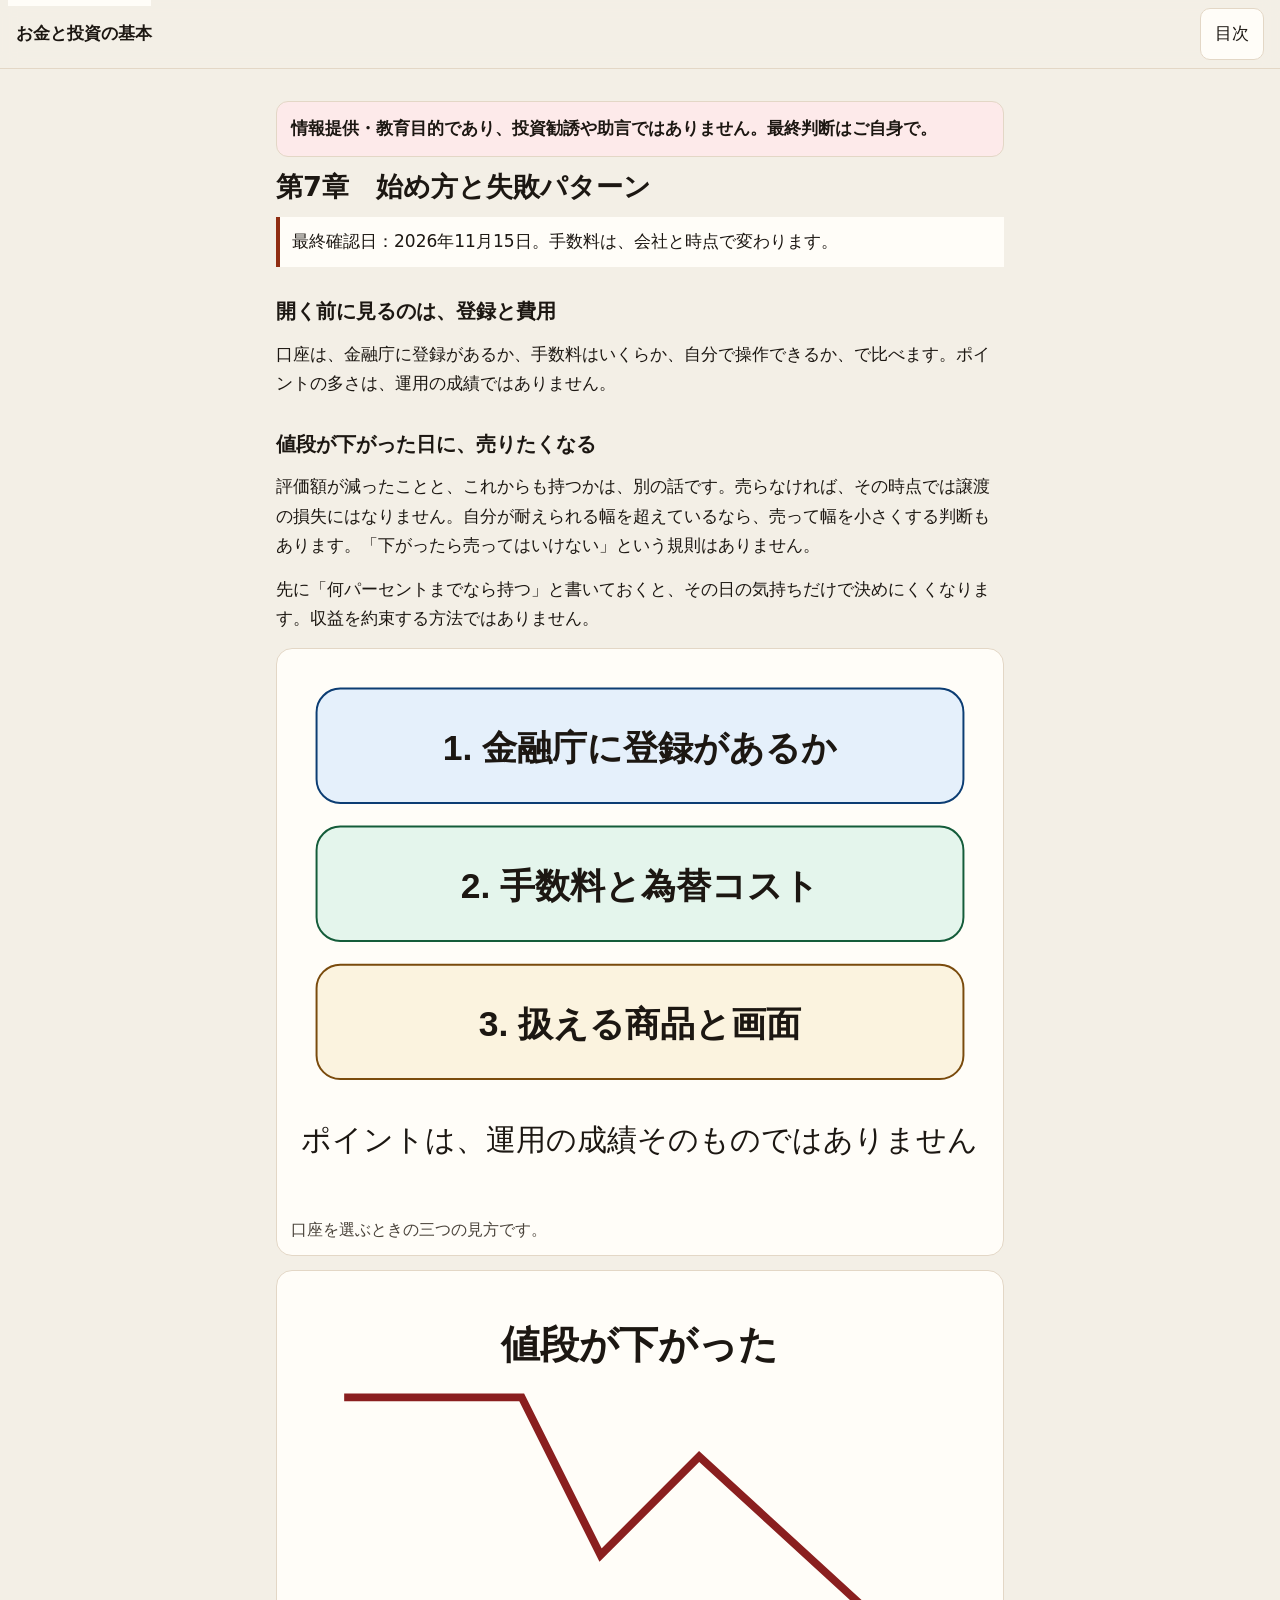
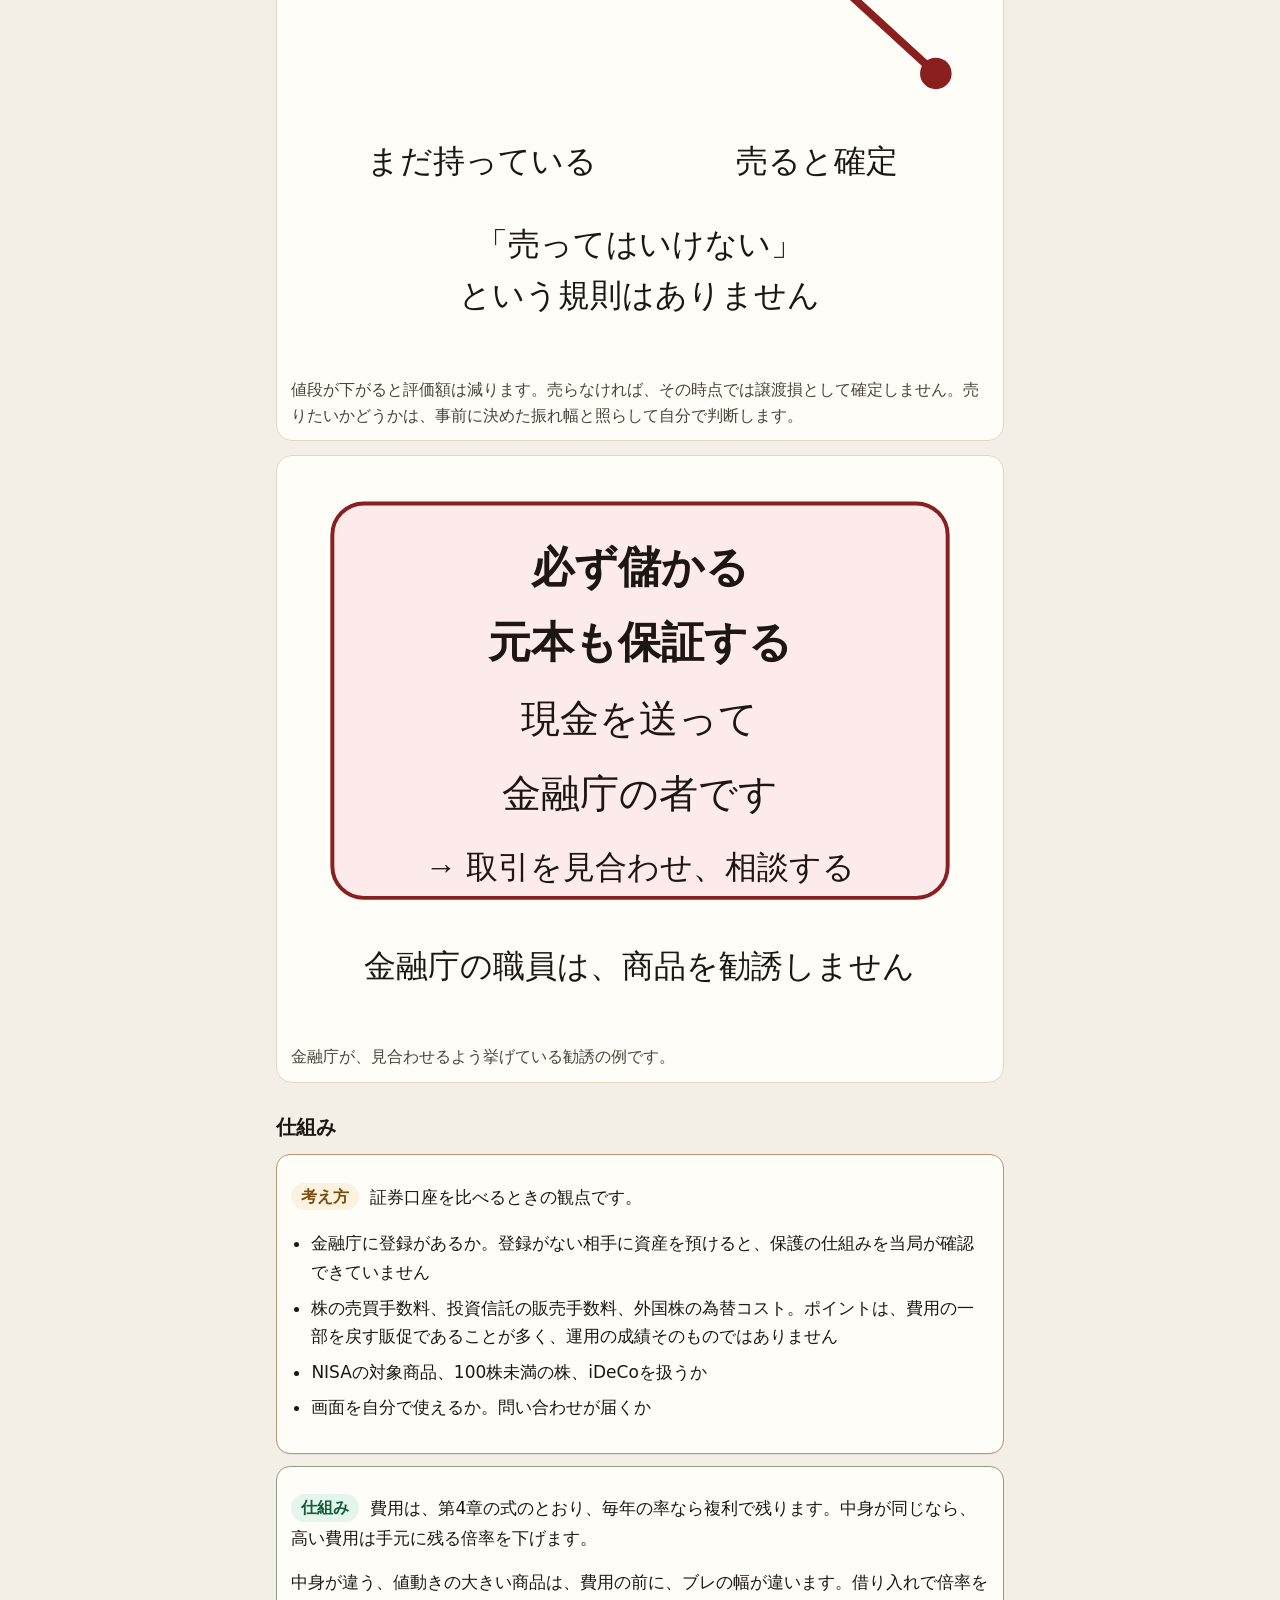
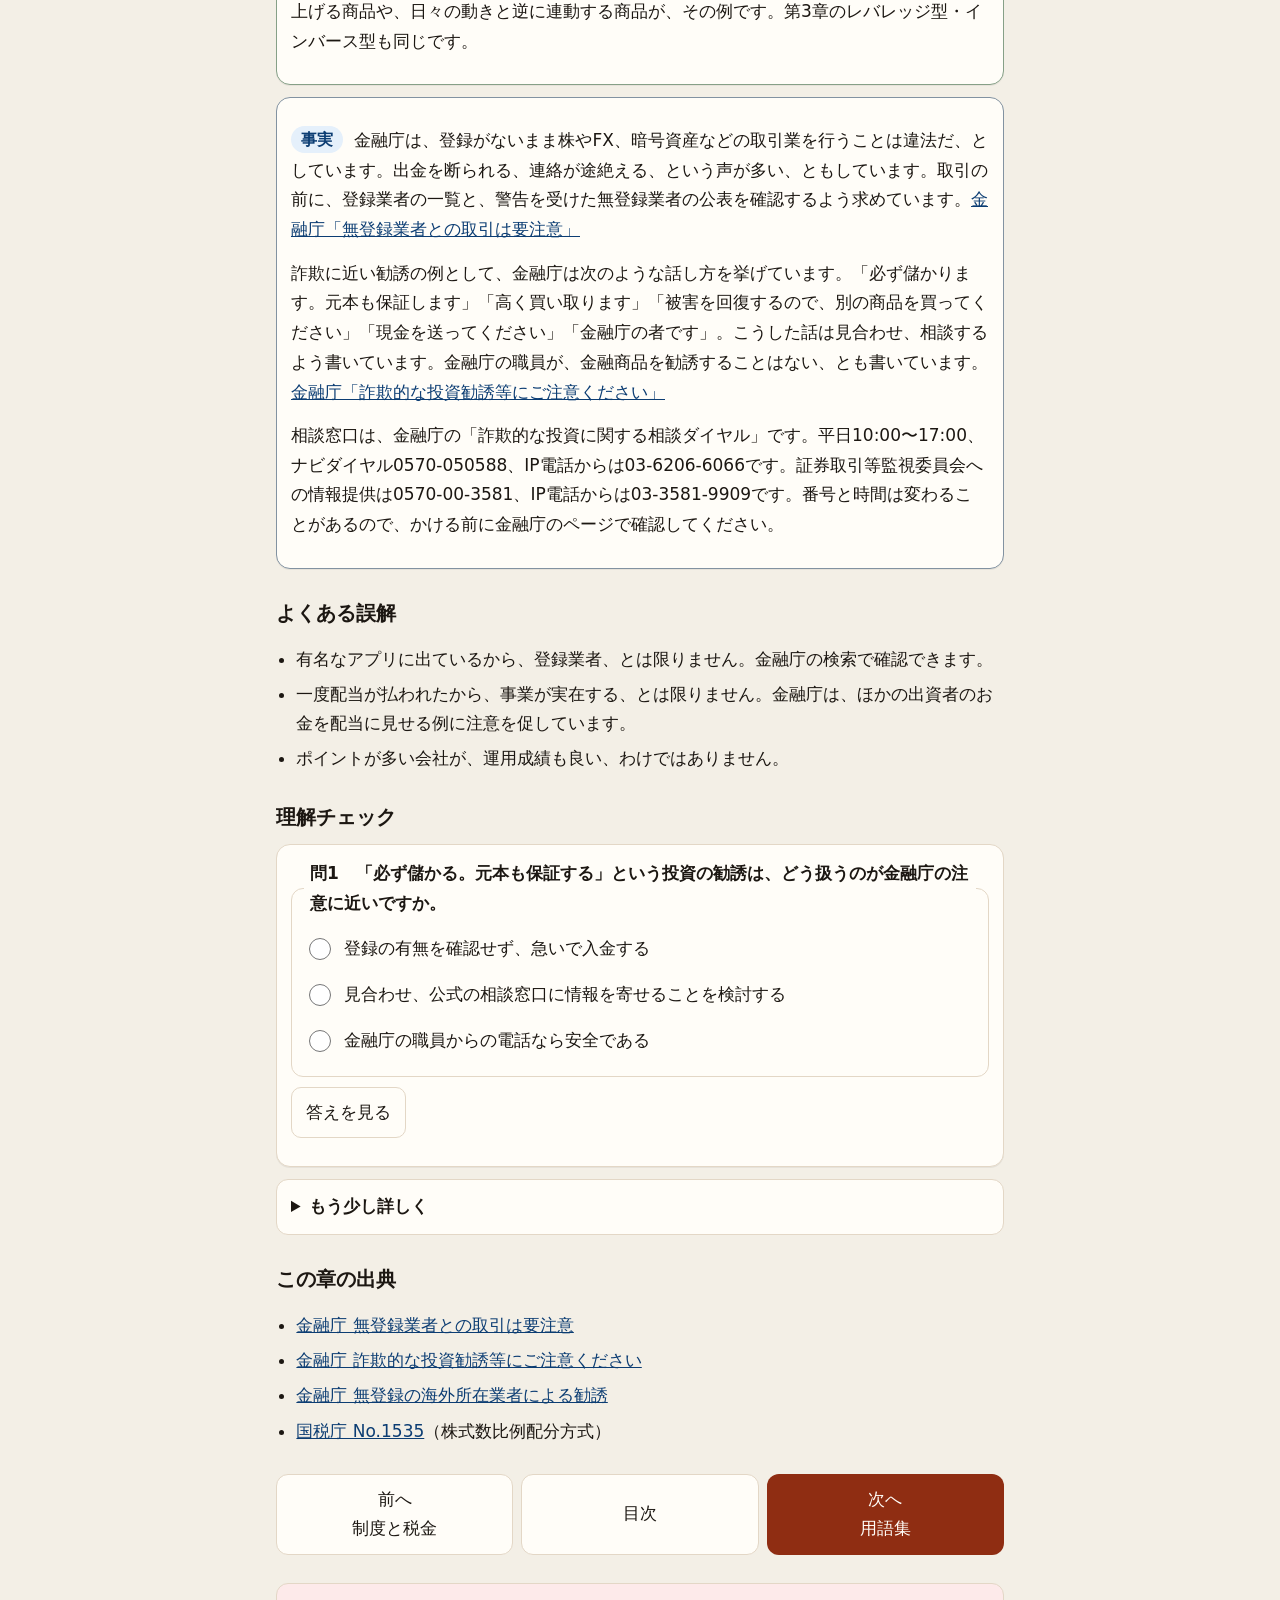
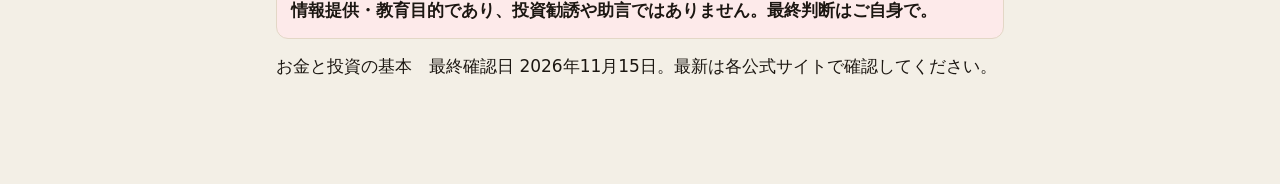
<file: start.html>
<!DOCTYPE html>
<html lang="ja">
<head>
<meta charset="utf-8">
<meta name="viewport" content="width=device-width, initial-scale=1, viewport-fit=cover">
<meta name="description" content="日本の投資初心者向けに、お金の基本からNISA・インデックス投資・個別株の仕組みを、一次情報に基づいて解説する教育ページです。投資勧誘ではありません。">
<meta name="color-scheme" content="light dark">
<title>第7章 始め方と失敗パターン｜お金と投資の基本</title>
<link rel="stylesheet" href="style.css">
</head>
<body>
<a class="skip" href="#main">本文へスキップ</a>
<div class="progress" id="progress" role="progressbar" aria-label="読んだ割合" aria-valuemin="0" aria-valuemax="100" aria-valuenow="0"></div>
<div class="topbar">
  <a class="brand" href="index.html">お金と投資の基本</a>
  <span class="spacer"></span>
  <button type="button" id="menuBtn" aria-expanded="false" aria-controls="drawer">目次</button>
</div>
<div id="drawer" class="drawer" hidden>
  <nav aria-label="ページ">
    <button type="button" id="closeDrawer">閉じる</button>
    <a href="index.html">目次</a>
    <a href="money.html">第1章 お金の基本</a>
    <a href="invest.html">第2章 投資とは何か</a>
    <a href="products.html">第3章 主な金融商品</a>
    <a href="funds.html">第4章 投資信託とインデックス</a>
    <a href="stocks.html">第5章 個別株の基礎</a>
    <a href="tax.html">第6章 制度と税金</a>
    <a href="detail.html">制度の詳細</a>
    <a href="start.html" aria-current="page">第7章 始め方と失敗パターン</a>
    <a href="glossary.html">用語集</a>
    <a href="sources.html">出典・更新履歴・免責</a>
  </nav>
</div>
<div class="wrap">
<p class="disclaimer"><strong>情報提供・教育目的であり、投資勧誘や助言ではありません。最終判断はご自身で。</strong></p>
<main id="main">
<section id="ch7" aria-labelledby="ch7-title">
  <h1 id="ch7-title">第7章　始め方と失敗パターン</h1>
  <p class="confirm">最終確認日：2026年11月15日。手数料は、会社と時点で変わります。</p>
  <h2>開く前に見るのは、登録と費用</h2>
  <p>口座は、金融庁に登録があるか、手数料はいくらか、自分で操作できるか、で比べます。ポイントの多さは、運用の成績ではありません。</p>

  <h2>値段が下がった日に、売りたくなる</h2>
  <p>評価額が減ったことと、これからも持つかは、別の話です。売らなければ、その時点では譲渡の損失にはなりません。自分が耐えられる幅を超えているなら、売って幅を小さくする判断もあります。「下がったら売ってはいけない」という規則はありません。</p>
  <p>先に「何パーセントまでなら持つ」と書いておくと、その日の気持ちだけで決めにくくなります。収益を約束する方法ではありません。</p>

  <figure class="figure"><svg viewBox="0 0 360 280" aria-hidden="true">
  <rect x="16" y="16" width="328" height="58" rx="12" fill="var(--fact-bg)" stroke="var(--fact)"/>
  <text x="180" y="52" text-anchor="middle" font-size="18" fill="var(--text)" font-weight="700">1. 金融庁に登録があるか</text>
  <rect x="16" y="86" width="328" height="58" rx="12" fill="var(--mech-bg)" stroke="var(--mech)"/>
  <text x="180" y="122" text-anchor="middle" font-size="18" fill="var(--text)" font-weight="700">2. 手数料と為替コスト</text>
  <rect x="16" y="156" width="328" height="58" rx="12" fill="var(--view-bg)" stroke="var(--view)"/>
  <text x="180" y="192" text-anchor="middle" font-size="18" fill="var(--text)" font-weight="700">3. 扱える商品と画面</text>
  <text x="180" y="250" text-anchor="middle" font-size="15" fill="var(--text)">ポイントは、運用の成績そのものではありません</text>
  </svg><figcaption>口座を選ぶときの三つの見方です。</figcaption></figure>
<figure class="figure"><svg viewBox="0 0 360 350" aria-hidden="true">
  <path d="M30 60 H120 L160 140 L210 90 L330 200" fill="none" stroke="var(--warn)" stroke-width="4"/>
  <circle cx="330" cy="200" r="8" fill="var(--warn)"/>
  <text x="180" y="40" text-anchor="middle" font-size="20" fill="var(--text)" font-weight="700">値段が下がった</text>
  <text x="100" y="250" text-anchor="middle" font-size="16" fill="var(--text)">まだ持っている</text>
  <text x="270" y="250" text-anchor="middle" font-size="16" fill="var(--text)">売ると確定</text>
  <text x="180" y="292" text-anchor="middle" font-size="16" fill="var(--text)">「売ってはいけない」</text>
  <text x="180" y="318" text-anchor="middle" font-size="16" fill="var(--text)">という規則はありません</text>
  </svg><figcaption>値段が下がると評価額は減ります。売らなければ、その時点では譲渡損として確定しません。売りたいかどうかは、事前に決めた振れ幅と照らして自分で判断します。</figcaption></figure>
<figure class="figure"><svg viewBox="0 0 360 290" aria-hidden="true">
  <rect x="24" y="20" width="312" height="200" rx="16" fill="var(--warn-bg)" stroke="var(--warn)" stroke-width="2"/>
  <text x="180" y="60" text-anchor="middle" font-size="22" fill="var(--text)" font-weight="700">必ず儲かる</text>
  <text x="180" y="98" text-anchor="middle" font-size="22" fill="var(--text)" font-weight="700">元本も保証する</text>
  <text x="180" y="136" text-anchor="middle" font-size="20" fill="var(--text)">現金を送って</text>
  <text x="180" y="174" text-anchor="middle" font-size="20" fill="var(--text)">金融庁の者です</text>
  <text x="180" y="210" text-anchor="middle" font-size="16" fill="var(--text)">→ 取引を見合わせ、相談する</text>
  <text x="180" y="260" text-anchor="middle" font-size="16" fill="var(--text)">金融庁の職員は、商品を勧誘しません</text>
  </svg><figcaption>金融庁が、見合わせるよう挙げている勧誘の例です。</figcaption></figure>
<h2>仕組み</h2>
  <div class="card view">
    <p><span class="badge view">考え方</span> 証券口座を比べるときの観点です。</p>
    <ul>
      <li>金融庁に登録があるか。登録がない相手に資産を預けると、保護の仕組みを当局が確認できていません</li>
      <li>株の売買手数料、投資信託の販売手数料、外国株の為替コスト。ポイントは、費用の一部を戻す販促であることが多く、運用の成績そのものではありません</li>
      <li>NISAの対象商品、100株未満の株、iDeCoを扱うか</li>
      <li>画面を自分で使えるか。問い合わせが届くか</li>
    </ul>
  </div>
  <div class="card mech">
    <p><span class="badge mech">仕組み</span> 費用は、第4章の式のとおり、毎年の率なら複利で残ります。中身が同じなら、高い費用は手元に残る倍率を下げます。</p>
    <p>中身が違う、値動きの大きい商品は、費用の前に、ブレの幅が違います。借り入れで倍率を上げる商品や、日々の動きと逆に連動する商品が、その例です。第3章のレバレッジ型・インバース型も同じです。</p>
  </div>
  <div class="card fact">
    <p><span class="badge fact">事実</span> 金融庁は、登録がないまま株やFX、暗号資産などの取引業を行うことは違法だ、としています。出金を断られる、連絡が途絶える、という声が多い、ともしています。取引の前に、登録業者の一覧と、警告を受けた無登録業者の公表を確認するよう求めています。<a href="sources.html#src-fsa-risk">金融庁「無登録業者との取引は要注意」</a></p>
    <p>詐欺に近い勧誘の例として、金融庁は次のような話し方を挙げています。「必ず儲かります。元本も保証します」「高く買い取ります」「被害を回復するので、別の商品を買ってください」「現金を送ってください」「金融庁の者です」。こうした話は見合わせ、相談するよう書いています。金融庁の職員が、金融商品を勧誘することはない、とも書いています。<a href="sources.html#src-fsa-attention">金融庁「詐欺的な投資勧誘等にご注意ください」</a></p>
    <p>相談窓口は、金融庁の「詐欺的な投資に関する相談ダイヤル」です。平日10:00〜17:00、ナビダイヤル0570-050588、IP電話からは03-6206-6066です。証券取引等監視委員会への情報提供は0570-00-3581、IP電話からは03-3581-9909です。番号と時間は変わることがあるので、かける前に金融庁のページで確認してください。</p>
  </div>

  <h2>よくある誤解</h2>
  <ul>
    <li>有名なアプリに出ているから、登録業者、とは限りません。金融庁の検索で確認できます。</li>
    <li>一度配当が払われたから、事業が実在する、とは限りません。金融庁は、ほかの出資者のお金を配当に見せる例に注意を促しています。</li>
    <li>ポイントが多い会社が、運用成績も良い、わけではありません。</li>
  </ul>

  <h2>理解チェック</h2>
  <form class="quiz card" data-explain="金融庁は「必ず儲かります。元本も保証します」といった勧誘を、詐欺的商法の可能性が高い例として挙げています。">
    <fieldset>
      <legend>問1　「必ず儲かる。元本も保証する」という投資の勧誘は、どう扱うのが金融庁の注意に近いですか。</legend>
      <label><input type="radio" name="q71" value="a">登録の有無を確認せず、急いで入金する</label>
      <label><input type="radio" name="q71" value="b">見合わせ、公式の相談窓口に情報を寄せることを検討する</label>
      <label><input type="radio" name="q71" value="c">金融庁の職員からの電話なら安全である</label>
    </fieldset>
    <button type="submit">答えを見る</button>
    <p class="quiz-result" aria-live="polite"></p>
  </form>
  

  <details>
    <summary>もう少し詳しく</summary>
    <div class="inner">
      <p>口座を開いたあとも、NISAの配当を非課税にするには株式数比例配分方式が必要です。第6章の国税庁 No.1535にあります。方式の変更は証券会社の手続きによります。</p>
      <p>高レバレッジのFXを宣伝する海外の無登録業者について、金融庁は、日本の登録業者には証拠金の25倍を超えるFXを禁止する規制がある、と対比しています。<a href="sources.html#src-fsa-kaigai">金融庁「無登録の海外所在業者」</a> この25倍はFXの説明です。株の信用取引の委託保証金率とは別です。</p>
    </div>
  </details>
  <h2>この章の出典</h2>
  <ul class="chapter-src">
    <li><a href="sources.html#src-fsa-risk">金融庁 無登録業者との取引は要注意</a></li>
    <li><a href="sources.html#src-fsa-attention">金融庁 詐欺的な投資勧誘等にご注意ください</a></li>
    <li><a href="sources.html#src-fsa-kaigai">金融庁 無登録の海外所在業者による勧誘</a></li>
    <li><a href="sources.html#src-nta-1535">国税庁 No.1535</a>（株式数比例配分方式）</li>
  </ul>
</section>
<nav class="pager" aria-label="章の移動"><a href="tax.html">前へ<br>制度と税金</a><a href="index.html">目次</a><a class="primary" href="glossary.html">次へ<br>用語集</a></nav>
</main>
<footer>
  <p class="disclaimer"><strong>情報提供・教育目的であり、投資勧誘や助言ではありません。最終判断はご自身で。</strong></p>
  <p>お金と投資の基本　最終確認日 2026年11月15日。最新は各公式サイトで確認してください。</p>
</footer>
</div>
<button type="button" id="toTop">上へ</button>
<script src="app.js"></script>
</body>
</html>
</file>
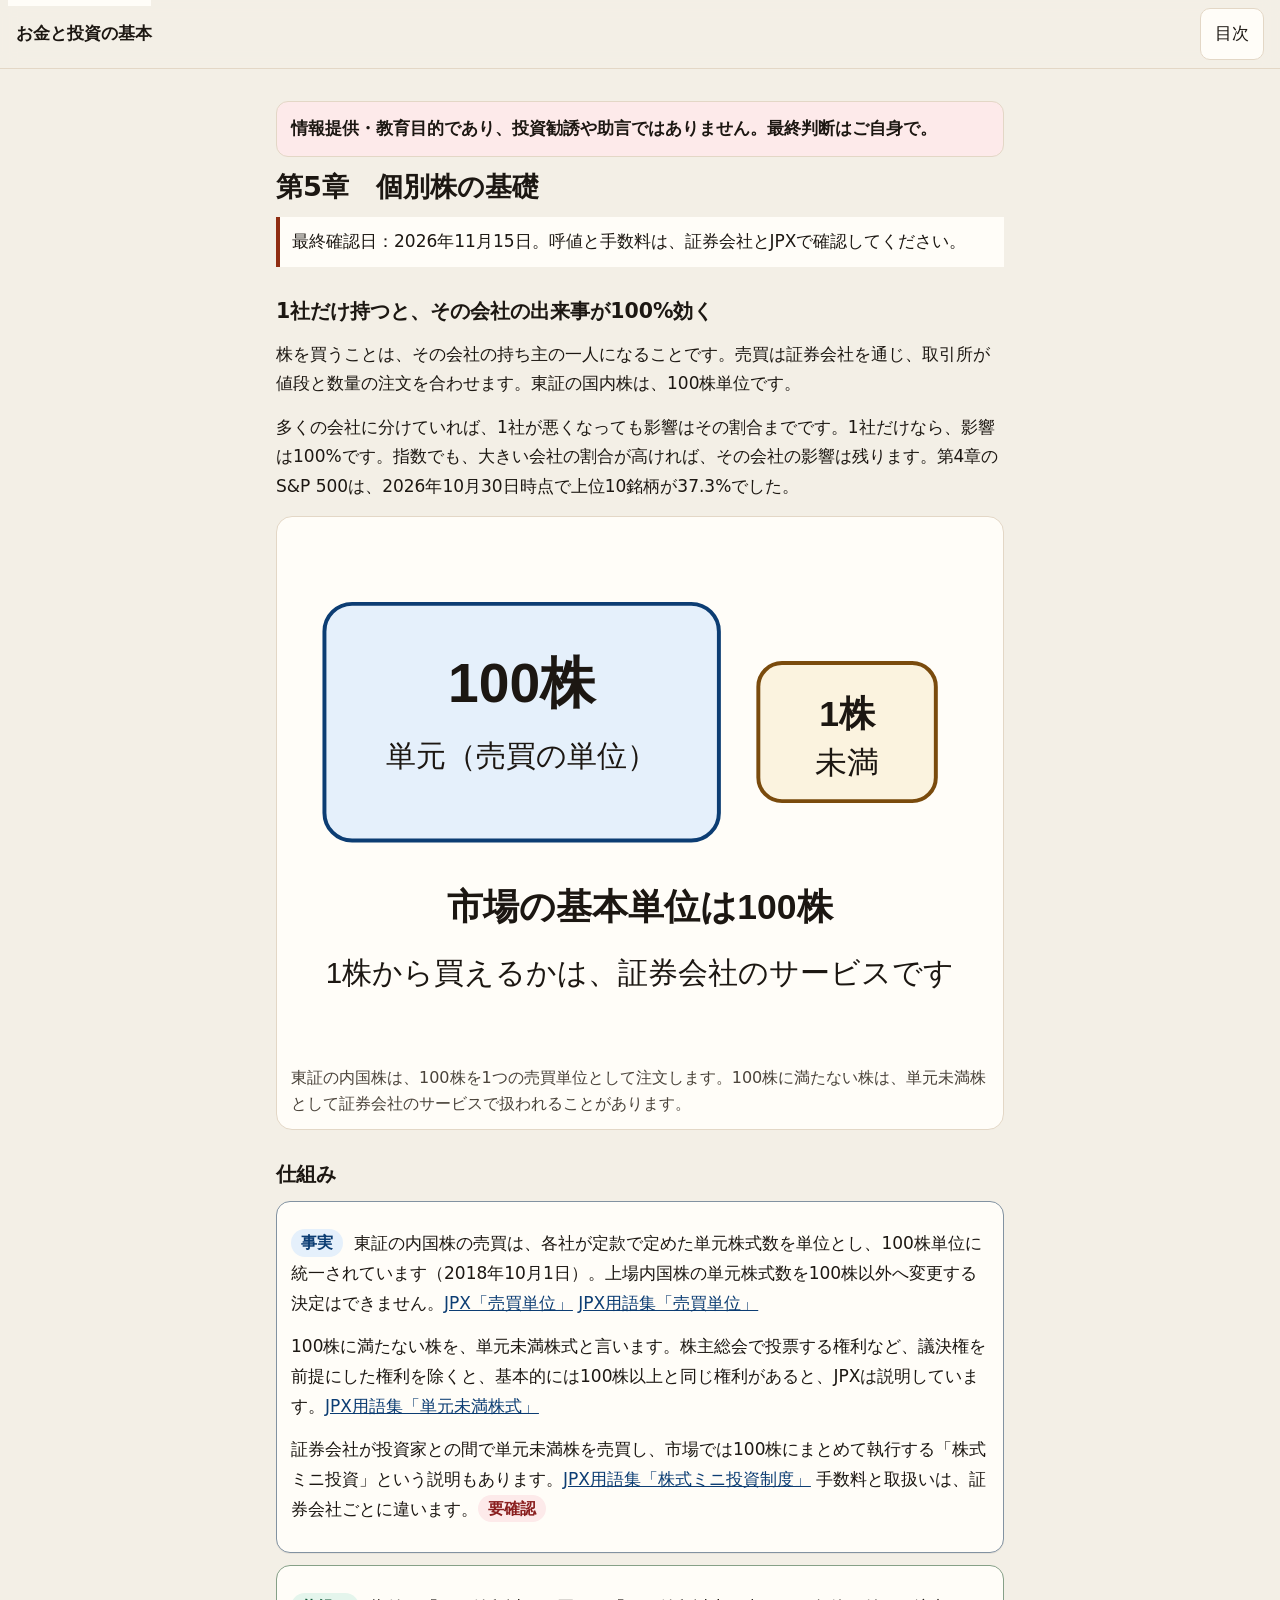
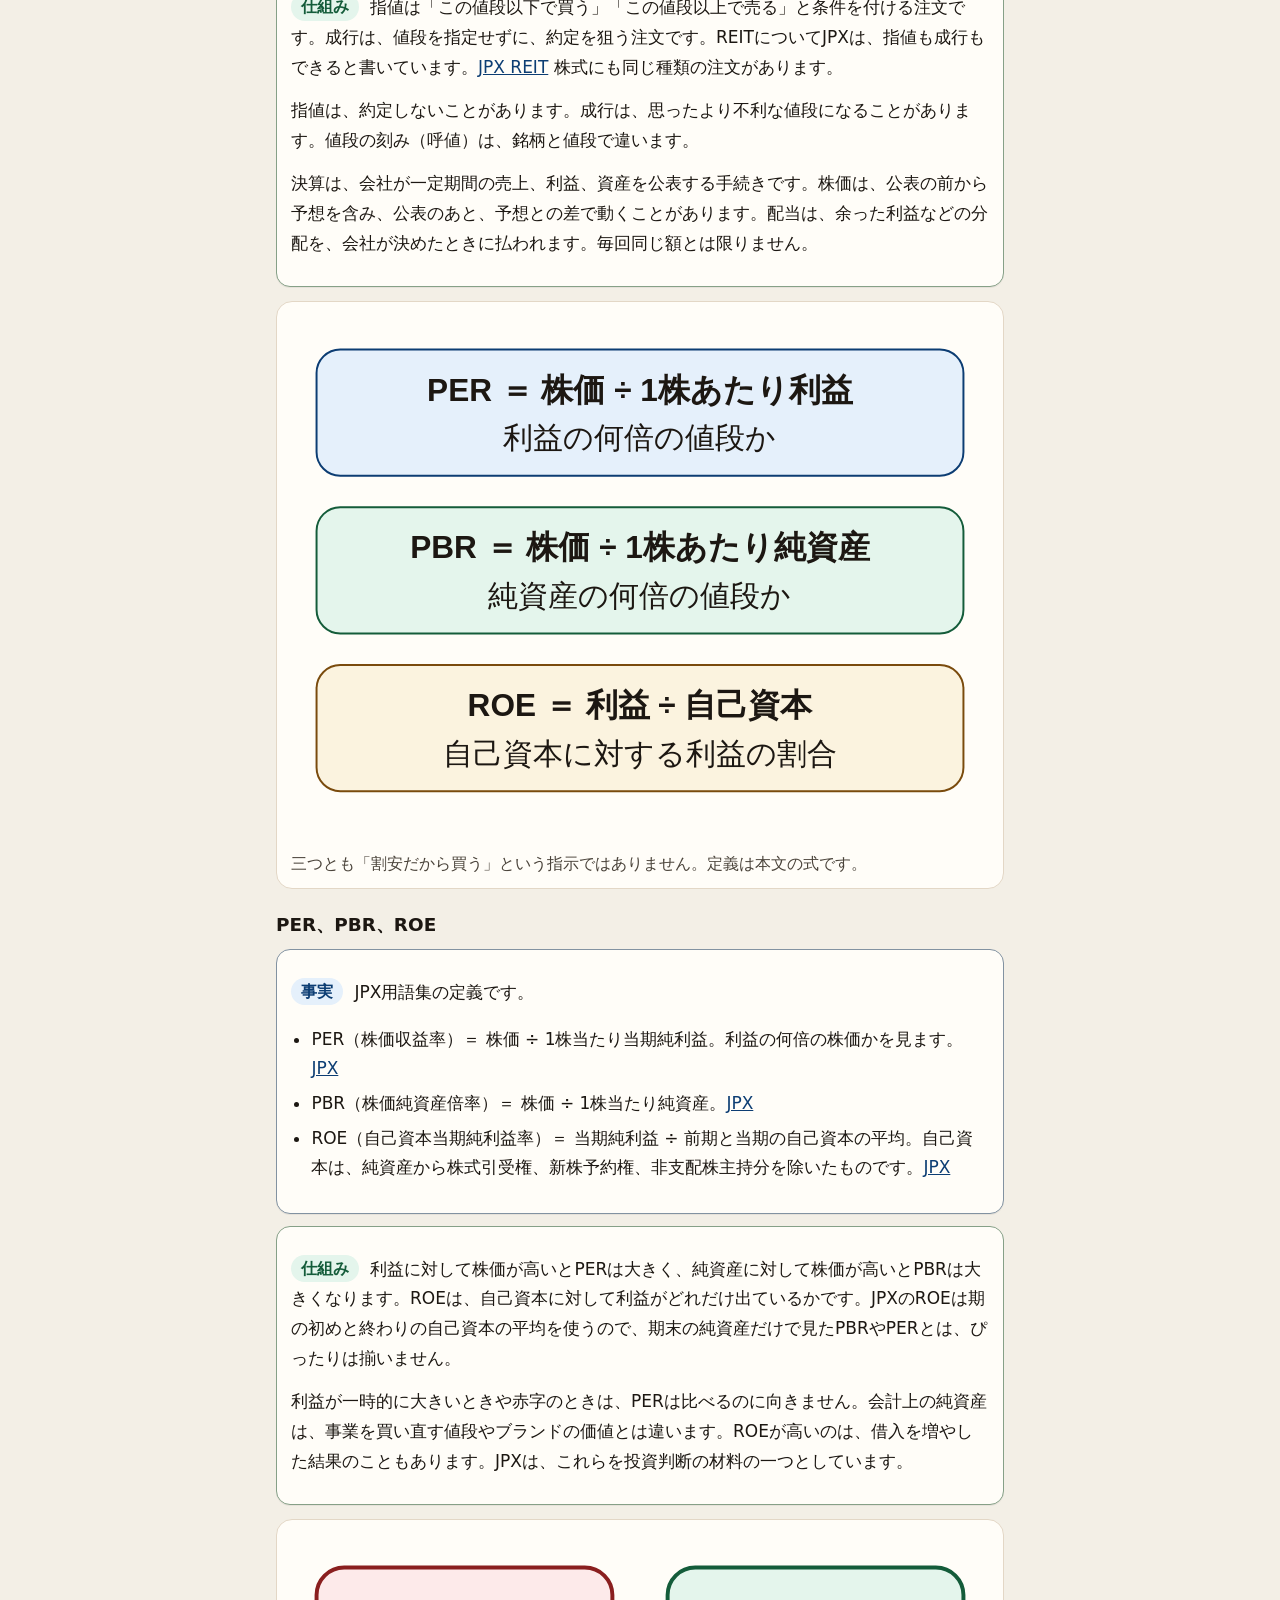
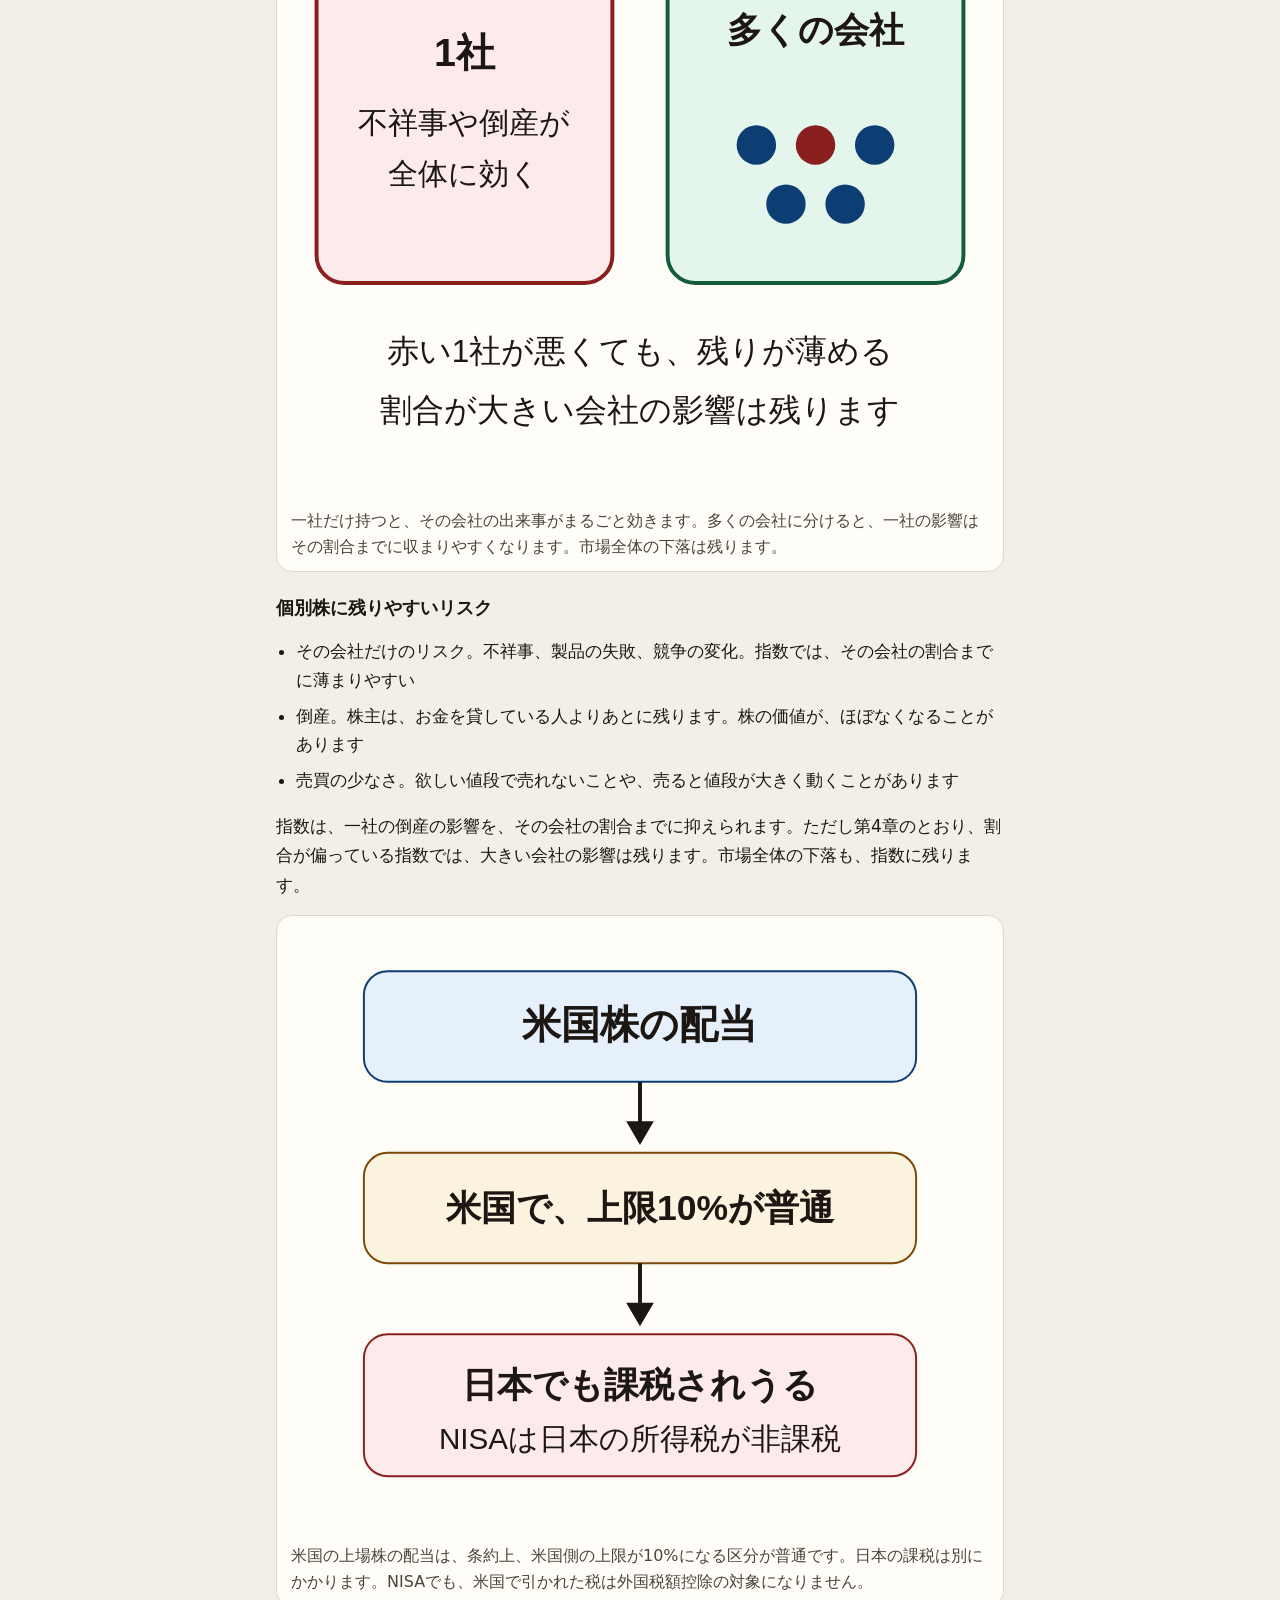
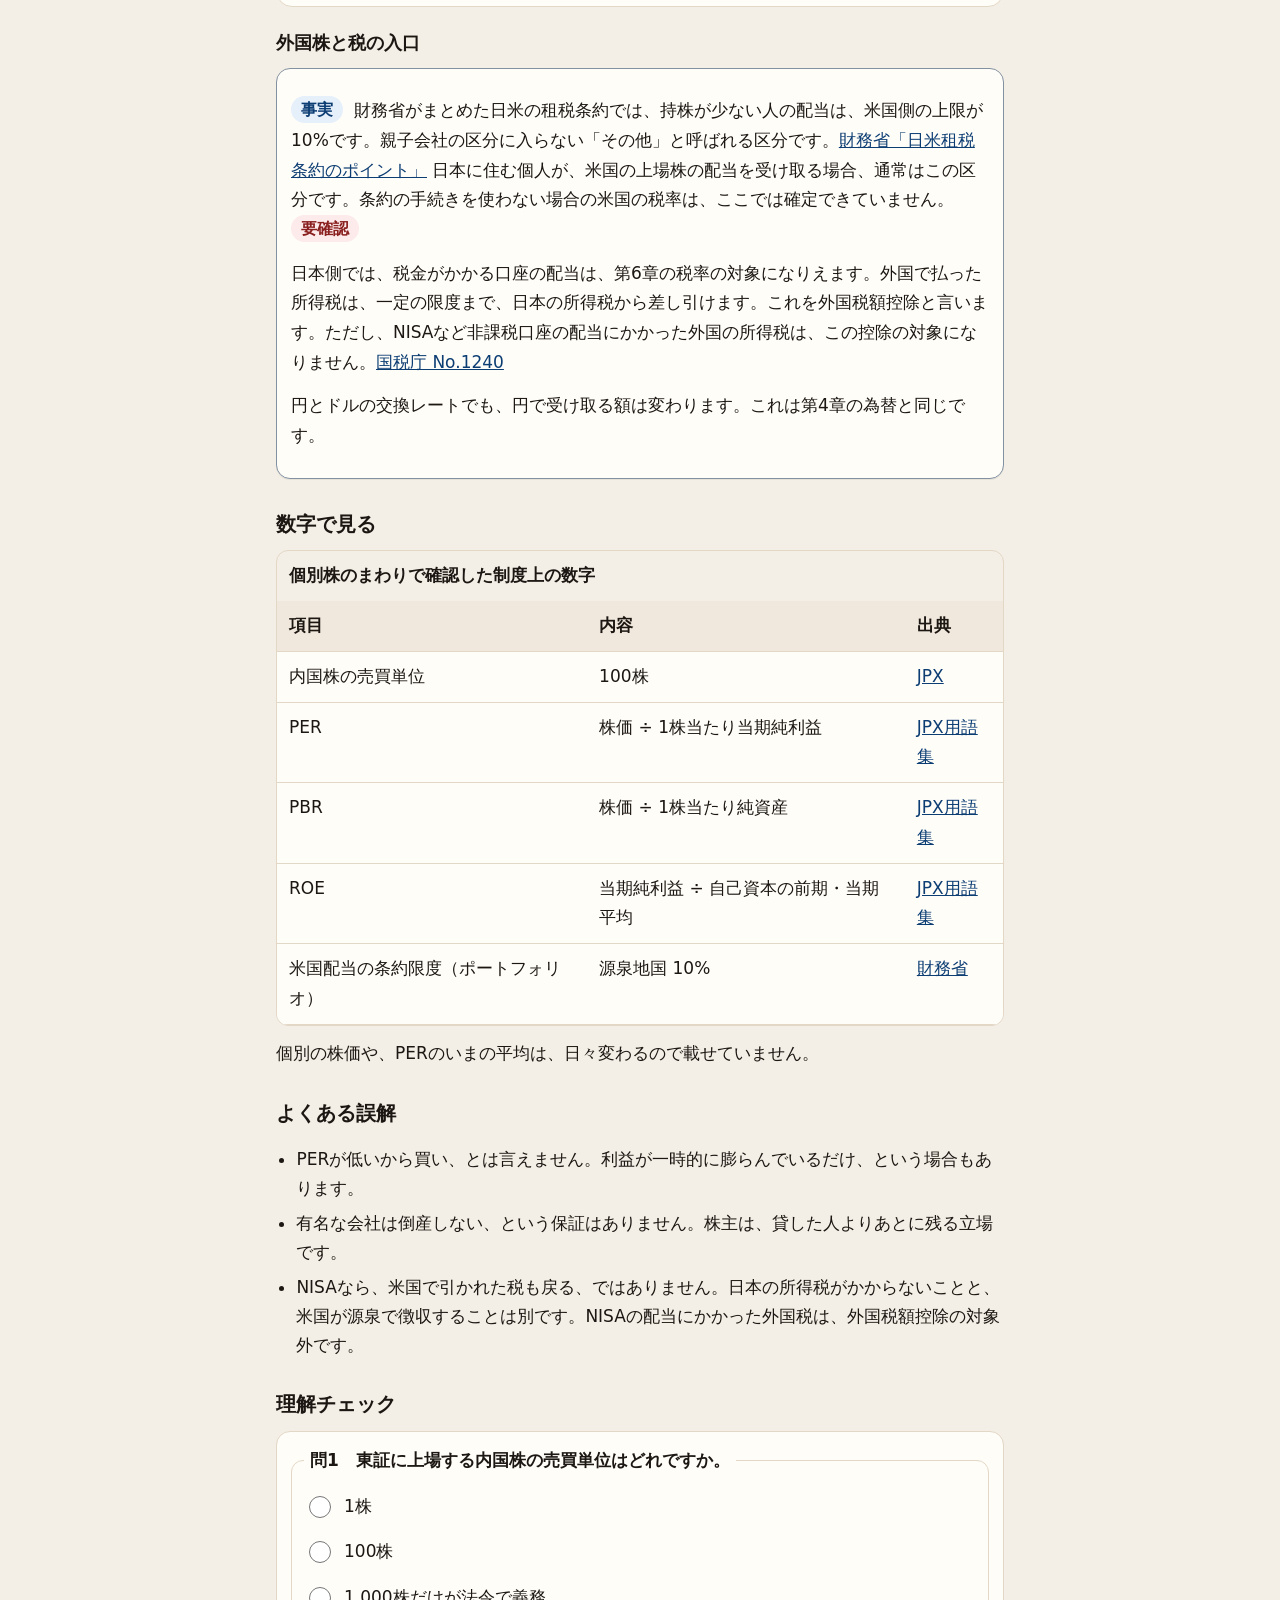
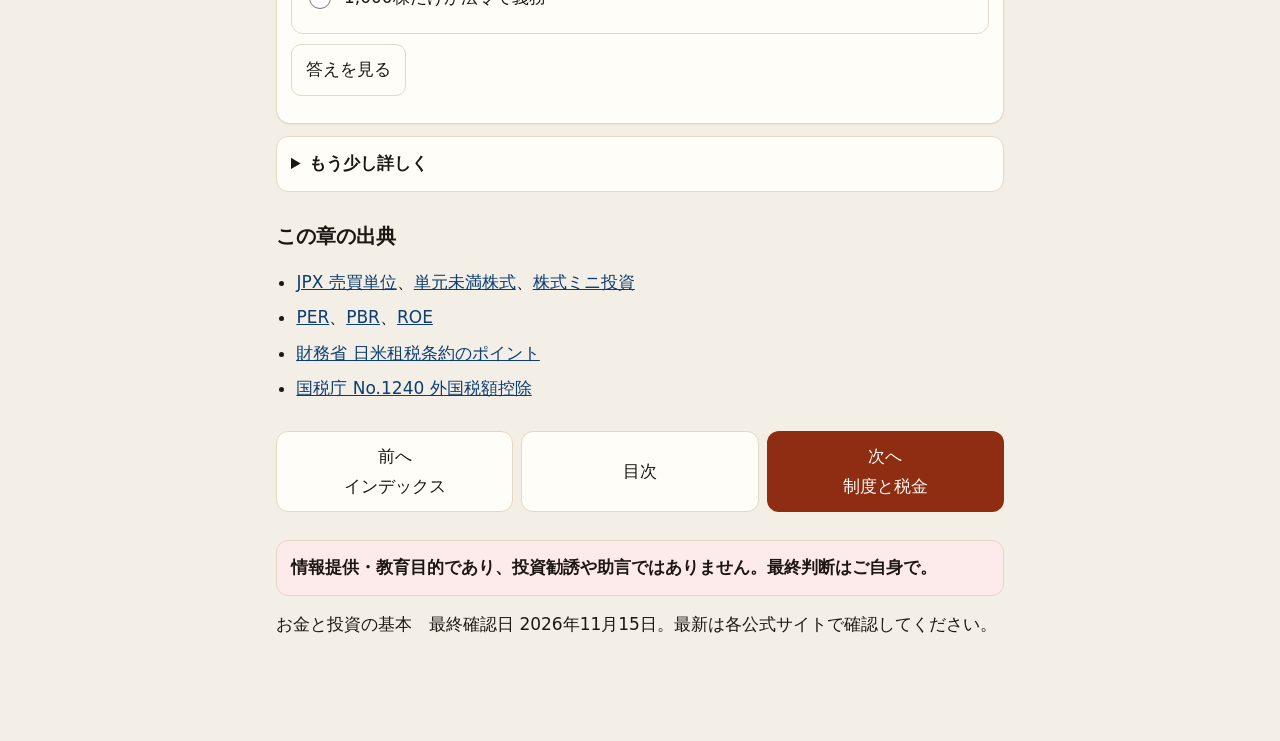
<file: stocks.html>
<!DOCTYPE html>
<html lang="ja">
<head>
<meta charset="utf-8">
<meta name="viewport" content="width=device-width, initial-scale=1, viewport-fit=cover">
<meta name="description" content="日本の投資初心者向けに、お金の基本からNISA・インデックス投資・個別株の仕組みを、一次情報に基づいて解説する教育ページです。投資勧誘ではありません。">
<meta name="color-scheme" content="light dark">
<title>第5章 個別株の基礎｜お金と投資の基本</title>
<link rel="stylesheet" href="style.css">
</head>
<body>
<a class="skip" href="#main">本文へスキップ</a>
<div class="progress" id="progress" role="progressbar" aria-label="読んだ割合" aria-valuemin="0" aria-valuemax="100" aria-valuenow="0"></div>
<div class="topbar">
  <a class="brand" href="index.html">お金と投資の基本</a>
  <span class="spacer"></span>
  <button type="button" id="menuBtn" aria-expanded="false" aria-controls="drawer">目次</button>
</div>
<div id="drawer" class="drawer" hidden>
  <nav aria-label="ページ">
    <button type="button" id="closeDrawer">閉じる</button>
    <a href="index.html">目次</a>
    <a href="money.html">第1章 お金の基本</a>
    <a href="invest.html">第2章 投資とは何か</a>
    <a href="products.html">第3章 主な金融商品</a>
    <a href="funds.html">第4章 投資信託とインデックス</a>
    <a href="stocks.html" aria-current="page">第5章 個別株の基礎</a>
    <a href="tax.html">第6章 制度と税金</a>
    <a href="detail.html">制度の詳細</a>
    <a href="start.html">第7章 始め方と失敗パターン</a>
    <a href="glossary.html">用語集</a>
    <a href="sources.html">出典・更新履歴・免責</a>
  </nav>
</div>
<div class="wrap">
<p class="disclaimer"><strong>情報提供・教育目的であり、投資勧誘や助言ではありません。最終判断はご自身で。</strong></p>
<main id="main">
<section id="ch5" aria-labelledby="ch5-title">
  <h1 id="ch5-title">第5章　個別株の基礎</h1>
  <p class="confirm">最終確認日：2026年11月15日。呼値と手数料は、証券会社とJPXで確認してください。</p>
  <h2>1社だけ持つと、その会社の出来事が100%効く</h2>
  <p>株を買うことは、その会社の持ち主の一人になることです。売買は証券会社を通じ、取引所が値段と数量の注文を合わせます。東証の国内株は、100株単位です。</p>
  <p>多くの会社に分けていれば、1社が悪くなっても影響はその割合までです。1社だけなら、影響は100%です。指数でも、大きい会社の割合が高ければ、その会社の影響は残ります。第4章のS&amp;P 500は、2026年10月30日時点で上位10銘柄が37.3%でした。</p>

  <figure class="figure"><svg viewBox="0 0 360 270" aria-hidden="true">
  <rect x="20" y="40" width="200" height="120" rx="14" fill="var(--fact-bg)" stroke="var(--fact)" stroke-width="2"/>
  <text x="120" y="90" text-anchor="middle" font-size="28" fill="var(--text)" font-weight="700">100株</text>
  <text x="120" y="122" text-anchor="middle" font-size="15" fill="var(--text)">単元（売買の単位）</text>
  <rect x="240" y="70" width="90" height="70" rx="12" fill="var(--view-bg)" stroke="var(--view)" stroke-width="2"/>
  <text x="285" y="102" text-anchor="middle" font-size="18" fill="var(--text)" font-weight="700">1株</text>
  <text x="285" y="126" text-anchor="middle" font-size="16" fill="var(--text)">未満</text>
  <text x="180" y="200" text-anchor="middle" font-size="18" fill="var(--text)" font-weight="700">市場の基本単位は100株</text>
  <text x="180" y="232" text-anchor="middle" font-size="15" fill="var(--text)">1株から買えるかは、証券会社のサービスです</text>
  </svg><figcaption>東証の内国株は、100株を1つの売買単位として注文します。100株に満たない株は、単元未満株として証券会社のサービスで扱われることがあります。</figcaption></figure>
<h2>仕組み</h2>
  <div class="card fact">
    <p><span class="badge fact">事実</span> 東証の内国株の売買は、各社が定款で定めた単元株式数を単位とし、100株単位に統一されています（2018年10月1日）。上場内国株の単元株式数を100株以外へ変更する決定はできません。<a href="sources.html#src-jpx-unit">JPX「売買単位」</a> <a href="sources.html#src-jpx-unit-g">JPX用語集「売買単位」</a></p>
    <p>100株に満たない株を、単元未満株式と言います。株主総会で投票する権利など、議決権を前提にした権利を除くと、基本的には100株以上と同じ権利があると、JPXは説明しています。<a href="sources.html#src-jpx-odd">JPX用語集「単元未満株式」</a></p>
    <p>証券会社が投資家との間で単元未満株を売買し、市場では100株にまとめて執行する「株式ミニ投資」という説明もあります。<a href="sources.html#src-jpx-mini">JPX用語集「株式ミニ投資制度」</a> 手数料と取扱いは、証券会社ごとに違います。<span class="badge warn">要確認</span> </p>
  </div>
  <div class="card mech">
    <p><span class="badge mech">仕組み</span> 指値は「この値段以下で買う」「この値段以上で売る」と条件を付ける注文です。成行は、値段を指定せずに、約定を狙う注文です。REITについてJPXは、指値も成行もできると書いています。<a href="sources.html#src-jpx-reit">JPX REIT</a> 株式にも同じ種類の注文があります。</p>
    <p>指値は、約定しないことがあります。成行は、思ったより不利な値段になることがあります。値段の刻み（呼値）は、銘柄と値段で違います。</p>
    <p>決算は、会社が一定期間の売上、利益、資産を公表する手続きです。株価は、公表の前から予想を含み、公表のあと、予想との差で動くことがあります。配当は、余った利益などの分配を、会社が決めたときに払われます。毎回同じ額とは限りません。</p>
  </div>

  <figure class="figure"><svg viewBox="0 0 360 270" aria-hidden="true">
  <rect x="16" y="20" width="328" height="64" rx="12" fill="var(--fact-bg)" stroke="var(--fact)"/>
  <text x="180" y="46" text-anchor="middle" font-size="16" fill="var(--text)" font-weight="700">PER ＝ 株価 ÷ 1株あたり利益</text>
  <text x="180" y="70" text-anchor="middle" font-size="15" fill="var(--text)">利益の何倍の値段か</text>
  <rect x="16" y="100" width="328" height="64" rx="12" fill="var(--mech-bg)" stroke="var(--mech)"/>
  <text x="180" y="126" text-anchor="middle" font-size="16" fill="var(--text)" font-weight="700">PBR ＝ 株価 ÷ 1株あたり純資産</text>
  <text x="180" y="150" text-anchor="middle" font-size="15" fill="var(--text)">純資産の何倍の値段か</text>
  <rect x="16" y="180" width="328" height="64" rx="12" fill="var(--view-bg)" stroke="var(--view)"/>
  <text x="180" y="206" text-anchor="middle" font-size="16" fill="var(--text)" font-weight="700">ROE ＝ 利益 ÷ 自己資本</text>
  <text x="180" y="230" text-anchor="middle" font-size="15" fill="var(--text)">自己資本に対する利益の割合</text>
  </svg><figcaption>三つとも「割安だから買う」という指示ではありません。定義は本文の式です。</figcaption></figure>
<h3>PER、PBR、ROE</h3>
  <div class="card fact">
    <p><span class="badge fact">事実</span> JPX用語集の定義です。</p>
    <ul>
      <li>PER（株価収益率）＝ 株価 ÷ 1株当たり当期純利益。利益の何倍の株価かを見ます。<a href="sources.html#src-per">JPX</a></li>
      <li>PBR（株価純資産倍率）＝ 株価 ÷ 1株当たり純資産。<a href="sources.html#src-pbr">JPX</a></li>
      <li>ROE（自己資本当期純利益率）＝ 当期純利益 ÷ 前期と当期の自己資本の平均。自己資本は、純資産から株式引受権、新株予約権、非支配株主持分を除いたものです。<a href="sources.html#src-roe">JPX</a></li>
    </ul>
  </div>
  <div class="card mech">
    <p><span class="badge mech">仕組み</span> 利益に対して株価が高いとPERは大きく、純資産に対して株価が高いとPBRは大きくなります。ROEは、自己資本に対して利益がどれだけ出ているかです。JPXのROEは期の初めと終わりの自己資本の平均を使うので、期末の純資産だけで見たPBRやPERとは、ぴったりは揃いません。</p>
    <p>利益が一時的に大きいときや赤字のときは、PERは比べるのに向きません。会計上の純資産は、事業を買い直す値段やブランドの価値とは違います。ROEが高いのは、借入を増やした結果のこともあります。JPXは、これらを投資判断の材料の一つとしています。</p>
  </div>

  <figure class="figure"><svg viewBox="0 0 360 290" aria-hidden="true">
  <rect x="16" y="20" width="150" height="160" rx="14" fill="var(--warn-bg)" stroke="var(--warn)" stroke-width="2"/>
  <text x="91" y="70" text-anchor="middle" font-size="20" fill="var(--text)" font-weight="700">1社</text>
  <text x="91" y="104" text-anchor="middle" font-size="15" fill="var(--text)">不祥事や倒産が</text>
  <text x="91" y="130" text-anchor="middle" font-size="15" fill="var(--text)">全体に効く</text>
  <rect x="194" y="20" width="150" height="160" rx="14" fill="var(--mech-bg)" stroke="var(--mech)" stroke-width="2"/>
  <text x="269" y="58" text-anchor="middle" font-size="18" fill="var(--text)" font-weight="700">多くの会社</text>
  <circle cx="239" cy="110" r="10" fill="var(--c1)"/>
  <circle cx="269" cy="110" r="10" fill="var(--warn)"/>
  <circle cx="299" cy="110" r="10" fill="var(--c1)"/>
  <circle cx="254" cy="140" r="10" fill="var(--c1)"/>
  <circle cx="284" cy="140" r="10" fill="var(--c1)"/>
  <text x="180" y="220" text-anchor="middle" font-size="16" fill="var(--text)">赤い1社が悪くても、残りが薄める</text>
  <text x="180" y="250" text-anchor="middle" font-size="16" fill="var(--text)">割合が大きい会社の影響は残ります</text>
  </svg><figcaption>一社だけ持つと、その会社の出来事がまるごと効きます。多くの会社に分けると、一社の影響はその割合までに収まりやすくなります。市場全体の下落は残ります。</figcaption></figure>
<h3>個別株に残りやすいリスク</h3>
  <ul>
    <li>その会社だけのリスク。不祥事、製品の失敗、競争の変化。指数では、その会社の割合までに薄まりやすい</li>
    <li>倒産。株主は、お金を貸している人よりあとに残ります。株の価値が、ほぼなくなることがあります</li>
    <li>売買の少なさ。欲しい値段で売れないことや、売ると値段が大きく動くことがあります</li>
  </ul>
  <p>指数は、一社の倒産の影響を、その会社の割合までに抑えられます。ただし第4章のとおり、割合が偏っている指数では、大きい会社の影響は残ります。市場全体の下落も、指数に残ります。</p>

  <figure class="figure"><svg viewBox="0 0 360 310" aria-hidden="true">
  <rect x="40" y="24" width="280" height="56" rx="12" fill="var(--fact-bg)" stroke="var(--fact)"/>
  <text x="180" y="58" text-anchor="middle" font-size="20" fill="var(--text)" font-weight="700">米国株の配当</text>
  <path d="M180 80 V104" stroke="var(--text)" stroke-width="2" fill="none"/><path d="M173 100 L180 112 L187 100" fill="var(--text)"/>
  <rect x="40" y="116" width="280" height="56" rx="12" fill="var(--view-bg)" stroke="var(--view)"/>
  <text x="180" y="150" text-anchor="middle" font-size="18" fill="var(--text)" font-weight="700">米国で、上限10%が普通</text>
  <path d="M180 172 V196" stroke="var(--text)" stroke-width="2" fill="none"/><path d="M173 192 L180 204 L187 192" fill="var(--text)"/>
  <rect x="40" y="208" width="280" height="72" rx="12" fill="var(--warn-bg)" stroke="var(--warn)"/>
  <text x="180" y="240" text-anchor="middle" font-size="18" fill="var(--text)" font-weight="700">日本でも課税されうる</text>
  <text x="180" y="266" text-anchor="middle" font-size="15" fill="var(--text)">NISAは日本の所得税が非課税</text>
  </svg><figcaption>米国の上場株の配当は、条約上、米国側の上限が10%になる区分が普通です。日本の課税は別にかかります。NISAでも、米国で引かれた税は外国税額控除の対象になりません。</figcaption></figure>
<h3>外国株と税の入口</h3>
  <div class="card fact">
    <p><span class="badge fact">事実</span> 財務省がまとめた日米の租税条約では、持株が少ない人の配当は、米国側の上限が10%です。親子会社の区分に入らない「その他」と呼ばれる区分です。<a href="sources.html#src-treaty">財務省「日米租税条約のポイント」</a> 日本に住む個人が、米国の上場株の配当を受け取る場合、通常はこの区分です。条約の手続きを使わない場合の米国の税率は、ここでは確定できていません。<span class="badge warn">要確認</span> </p>
    <p>日本側では、税金がかかる口座の配当は、第6章の税率の対象になりえます。外国で払った所得税は、一定の限度まで、日本の所得税から差し引けます。これを外国税額控除と言います。ただし、NISAなど非課税口座の配当にかかった外国の所得税は、この控除の対象になりません。<a href="sources.html#src-nta-1240">国税庁 No.1240</a></p>
    <p>円とドルの交換レートでも、円で受け取る額は変わります。これは第4章の為替と同じです。</p>
  </div>

  <h2>数字で見る</h2>
  <div class="table-wrap">
    <table>
      <caption>個別株のまわりで確認した制度上の数字</caption>
      <thead><tr><th>項目</th><th>内容</th><th>出典</th></tr></thead>
      <tbody>
        <tr><td>内国株の売買単位</td><td>100株</td><td><a href="sources.html#src-jpx-unit">JPX</a></td></tr>
        <tr><td>PER</td><td>株価 ÷ 1株当たり当期純利益</td><td><a href="sources.html#src-per">JPX用語集</a></td></tr>
        <tr><td>PBR</td><td>株価 ÷ 1株当たり純資産</td><td><a href="sources.html#src-pbr">JPX用語集</a></td></tr>
        <tr><td>ROE</td><td>当期純利益 ÷ 自己資本の前期・当期平均</td><td><a href="sources.html#src-roe">JPX用語集</a></td></tr>
        <tr><td>米国配当の条約限度（ポートフォリオ）</td><td>源泉地国 10%</td><td><a href="sources.html#src-treaty">財務省</a></td></tr>
      </tbody>
    </table>
  </div>
  <p>個別の株価や、PERのいまの平均は、日々変わるので載せていません。</p>

  <h2>よくある誤解</h2>
  <ul>
    <li>PERが低いから買い、とは言えません。利益が一時的に膨らんでいるだけ、という場合もあります。</li>
    <li>有名な会社は倒産しない、という保証はありません。株主は、貸した人よりあとに残る立場です。</li>
    <li>NISAなら、米国で引かれた税も戻る、ではありません。日本の所得税がかからないことと、米国が源泉で徴収することは別です。NISAの配当にかかった外国税は、外国税額控除の対象外です。</li>
  </ul>

  <h2>理解チェック</h2>
  <form class="quiz card" data-explain="東証の内国株の売買単位は100株です。単元未満は、証券会社のサービスで扱われることがあります。">
    <fieldset>
      <legend>問1　東証に上場する内国株の売買単位はどれですか。</legend>
      <label><input type="radio" name="q51" value="a">1株</label>
      <label><input type="radio" name="q51" value="b">100株</label>
      <label><input type="radio" name="q51" value="c">1,000株だけが法令で義務</label>
    </fieldset>
    <button type="submit">答えを見る</button>
    <p class="quiz-result" aria-live="polite"></p>
  </form>
  

  <details>
    <summary>もう少し詳しく</summary>
    <div class="inner">
      <p>定義が揃うと、PBRはPERとROEを掛けた値になります。JPXのROEは平均の自己資本を使うので、期末の純資産だけで作ったPER・PBRとは一致しません。</p>
      <p>外国株の注文は、現地の取引所の時間と、証券会社が扱う通貨の交換を挟みます。為替のスプレッド（買うレートと売るレートの差）は費用になり、幅は会社と時点で変わります。</p>
      <p>配当の権利を取る最終売買日と、配当落ち日は、会社と市場の日程によります。</p>
    </div>
  </details>
  <h2>この章の出典</h2>
  <ul class="chapter-src">
    <li><a href="sources.html#src-jpx-unit">JPX 売買単位</a>、<a href="sources.html#src-jpx-odd">単元未満株式</a>、<a href="sources.html#src-jpx-mini">株式ミニ投資</a></li>
    <li><a href="sources.html#src-per">PER</a>、<a href="sources.html#src-pbr">PBR</a>、<a href="sources.html#src-roe">ROE</a></li>
    <li><a href="sources.html#src-treaty">財務省 日米租税条約のポイント</a></li>
    <li><a href="sources.html#src-nta-1240">国税庁 No.1240 外国税額控除</a></li>
  </ul>
</section>
<nav class="pager" aria-label="章の移動"><a href="funds.html">前へ<br>インデックス</a><a href="index.html">目次</a><a class="primary" href="tax.html">次へ<br>制度と税金</a></nav>
</main>
<footer>
  <p class="disclaimer"><strong>情報提供・教育目的であり、投資勧誘や助言ではありません。最終判断はご自身で。</strong></p>
  <p>お金と投資の基本　最終確認日 2026年11月15日。最新は各公式サイトで確認してください。</p>
</footer>
</div>
<button type="button" id="toTop">上へ</button>
<script src="app.js"></script>
</body>
</html>
</file>
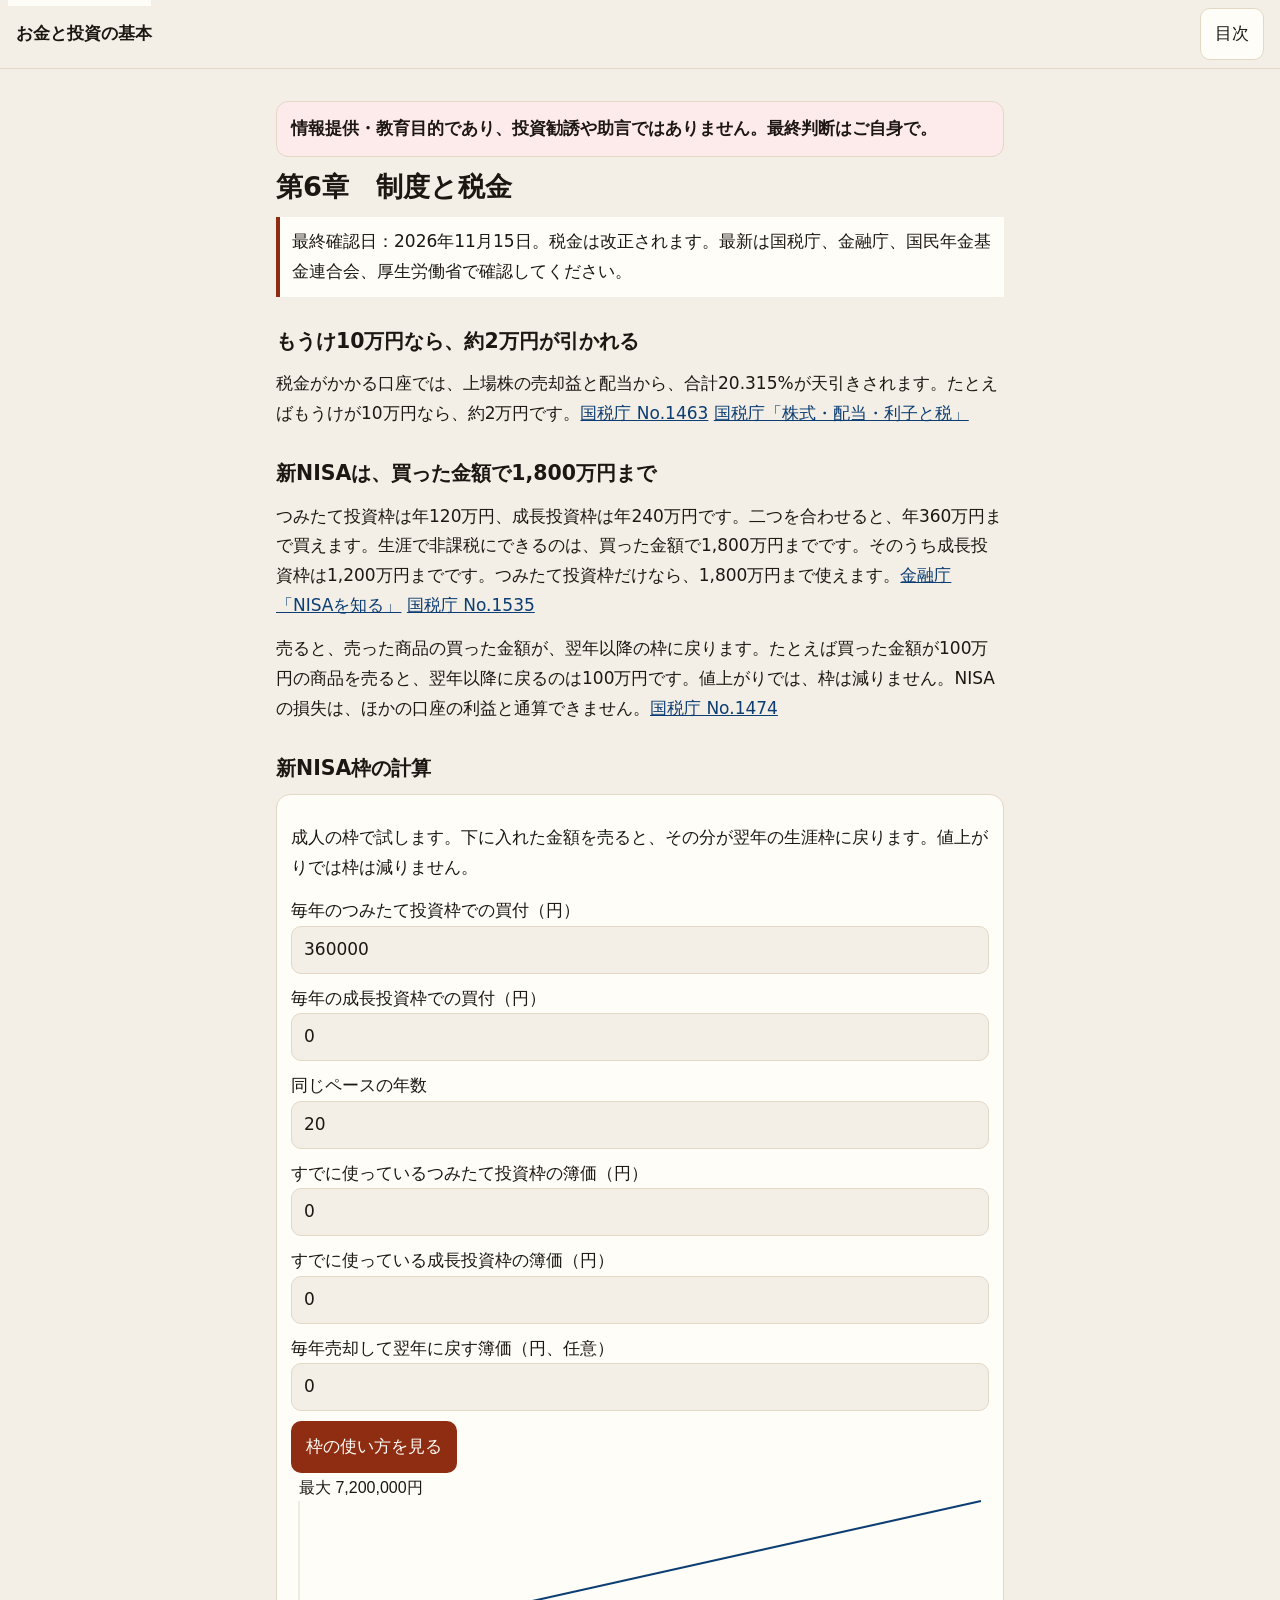
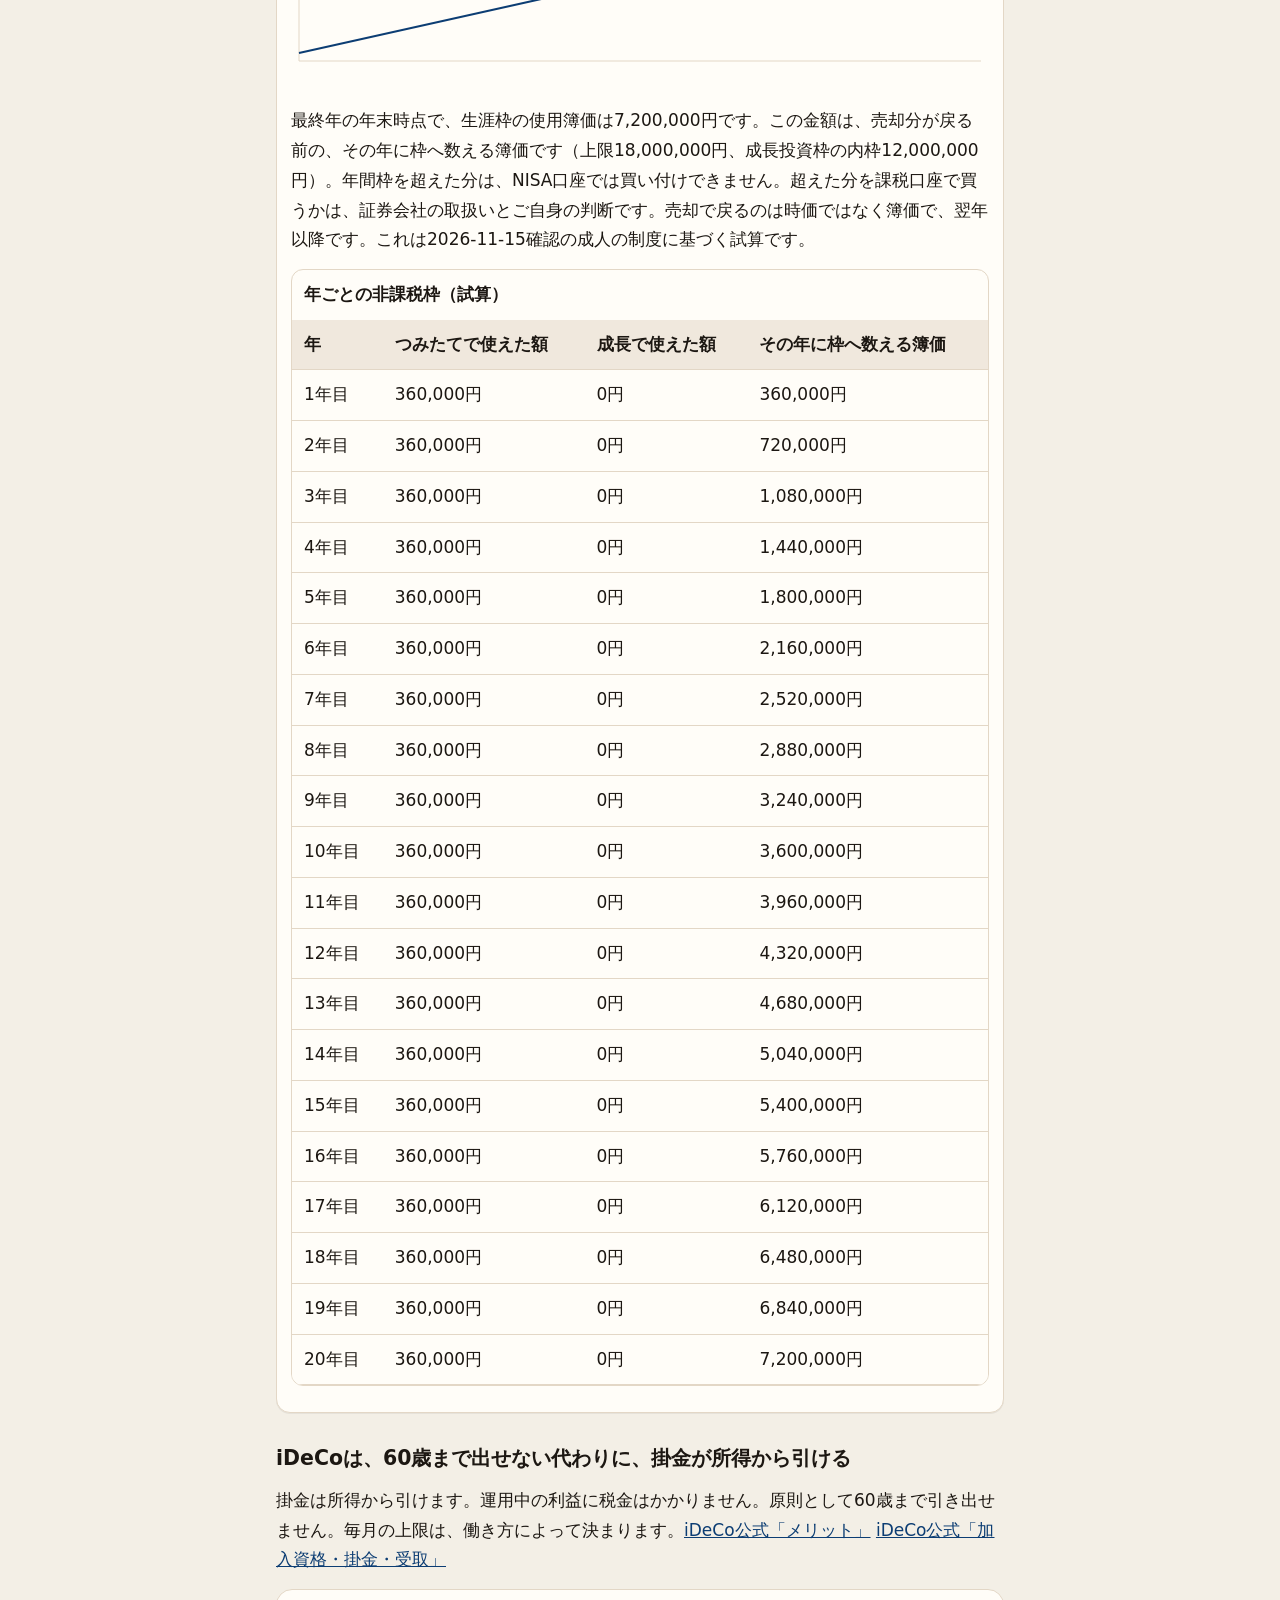
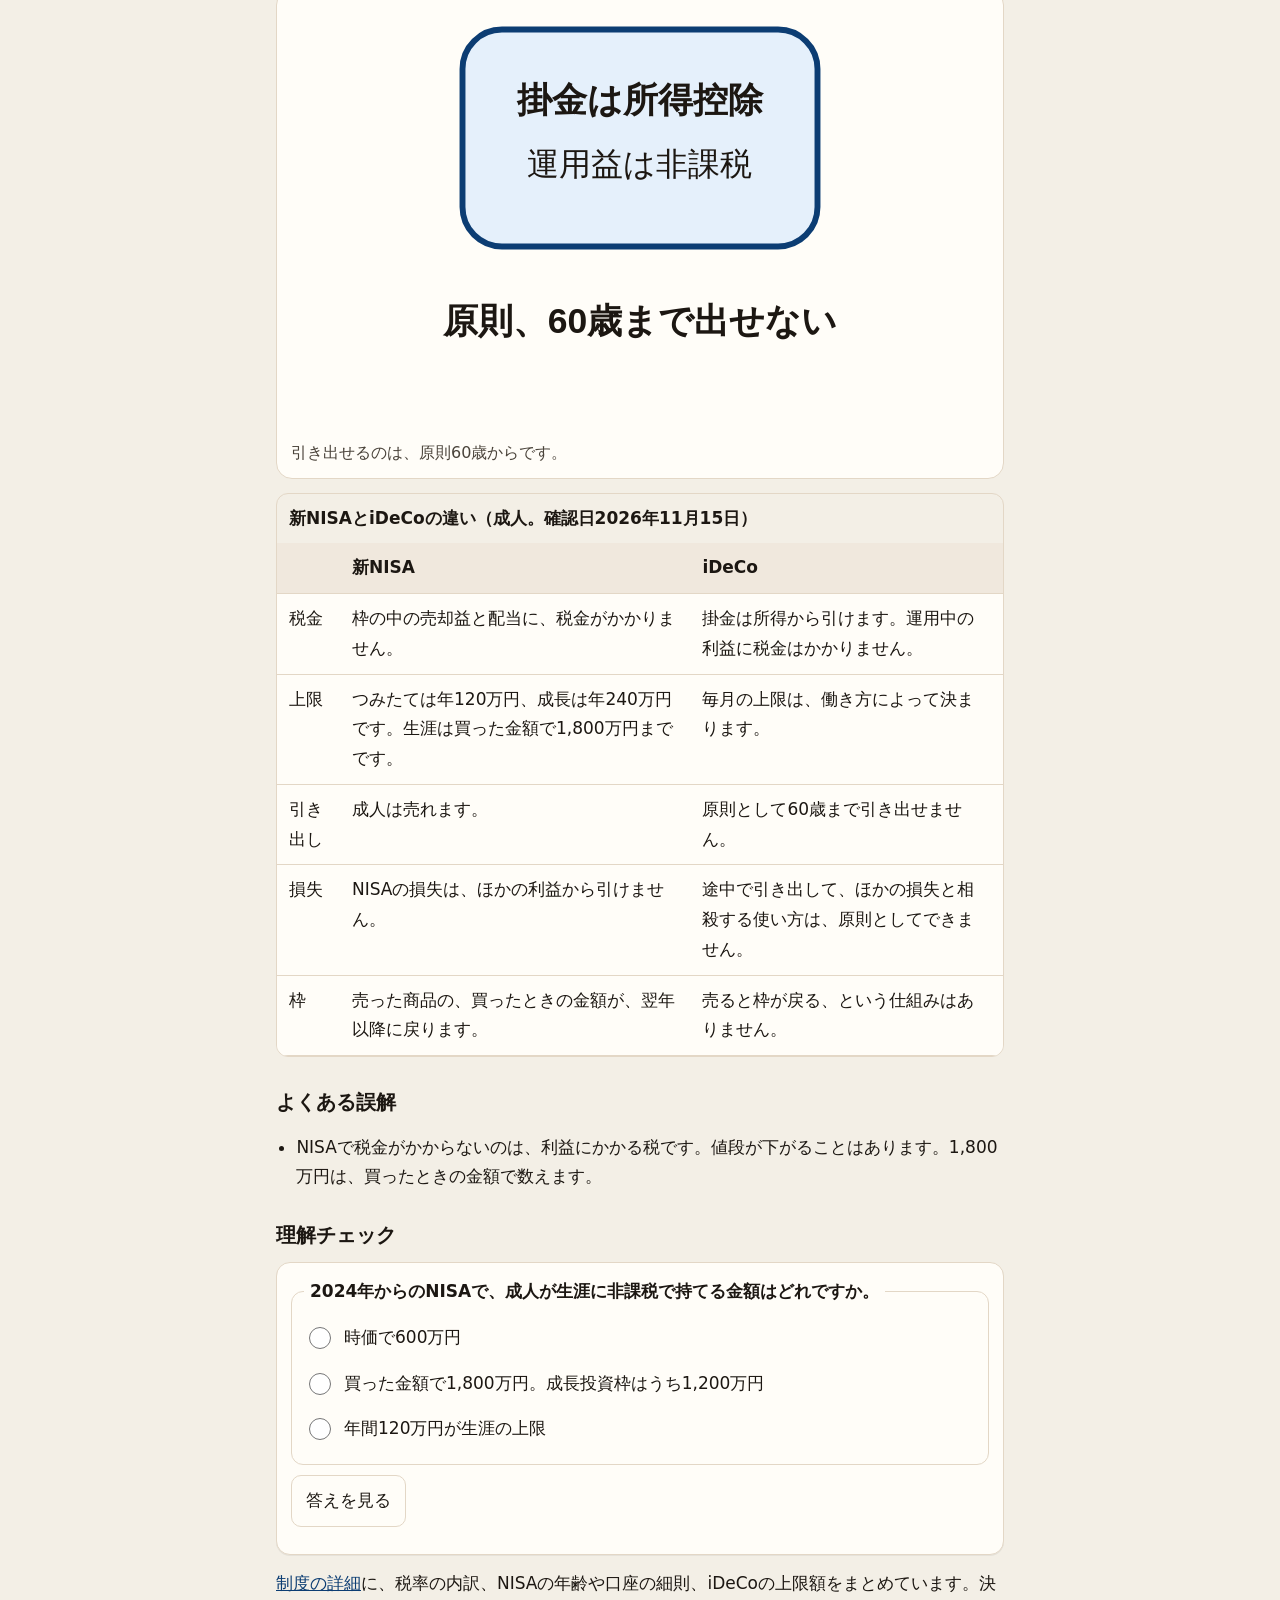
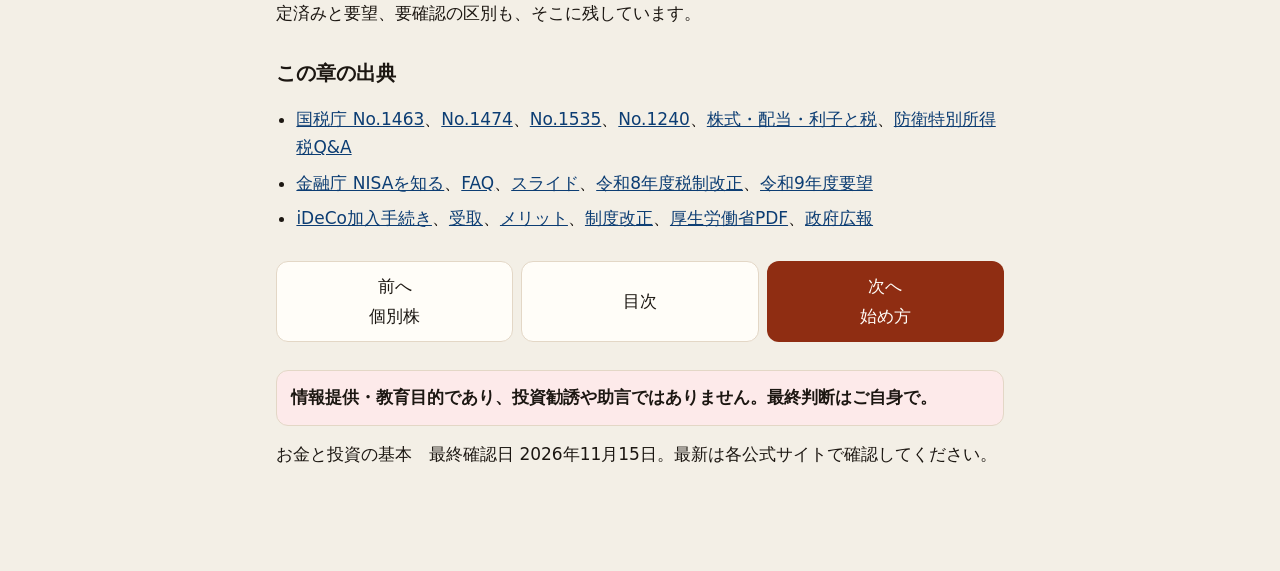
<file: tax.html>
<!DOCTYPE html>
<html lang="ja">
<head>
<meta charset="utf-8">
<meta name="viewport" content="width=device-width, initial-scale=1, viewport-fit=cover">
<meta name="description" content="日本の投資初心者向けに、お金の基本からNISA・インデックス投資・個別株の仕組みを、一次情報に基づいて解説する教育ページです。投資勧誘ではありません。">
<meta name="color-scheme" content="light dark">
<title>第6章 制度と税金｜お金と投資の基本</title>
<link rel="stylesheet" href="style.css">
</head>
<body>
<a class="skip" href="#main">本文へスキップ</a>
<div class="progress" id="progress" role="progressbar" aria-label="読んだ割合" aria-valuemin="0" aria-valuemax="100" aria-valuenow="0"></div>
<div class="topbar">
  <a class="brand" href="index.html">お金と投資の基本</a>
  <span class="spacer"></span>
  <button type="button" id="menuBtn" aria-expanded="false" aria-controls="drawer">目次</button>
</div>
<div id="drawer" class="drawer" hidden>
  <nav aria-label="ページ">
    <button type="button" id="closeDrawer">閉じる</button>
    <a href="index.html">目次</a>
    <a href="money.html">第1章 お金の基本</a>
    <a href="invest.html">第2章 投資とは何か</a>
    <a href="products.html">第3章 主な金融商品</a>
    <a href="funds.html">第4章 投資信託とインデックス</a>
    <a href="stocks.html">第5章 個別株の基礎</a>
    <a href="tax.html" aria-current="page">第6章 制度と税金</a>
    <a href="start.html">第7章 始め方と失敗パターン</a>
    <a href="glossary.html">用語集</a>
    <a href="sources.html">出典・更新履歴・免責</a>
  </nav>
</div>
<div class="wrap">
<p class="disclaimer"><strong>情報提供・教育目的であり、投資勧誘や助言ではありません。最終判断はご自身で。</strong></p>
<main id="main">
<section id="ch6" aria-labelledby="ch6-title">
  <h1 id="ch6-title">第6章　制度と税金</h1>
  <p class="confirm">最終確認日：2026年11月15日。税金は改正されます。最新は国税庁、金融庁、国民年金基金連合会、厚生労働省で確認してください。</p>
  <h2>もうけ10万円なら、約2万円が引かれる</h2>
  <p>税金がかかる口座では、上場株の売却益と配当から、合計20.315%が天引きされます。たとえばもうけが10万円なら、約2万円です。<a href="sources.html#src-nta-1463">国税庁 No.1463</a> <a href="sources.html#src-nta-kurashi">国税庁「株式・配当・利子と税」</a></p>

  <h2>新NISAは、買った金額で1,800万円まで</h2>
  <p>つみたて投資枠は年120万円、成長投資枠は年240万円です。二つを合わせると、年360万円まで買えます。生涯で非課税にできるのは、買った金額で1,800万円までです。そのうち成長投資枠は1,200万円までです。つみたて投資枠だけなら、1,800万円まで使えます。<a href="sources.html#src-fsa-nisa">金融庁「NISAを知る」</a> <a href="sources.html#src-nta-1535">国税庁 No.1535</a></p>
  <p>売ると、売った商品の買った金額が、翌年以降の枠に戻ります。たとえば買った金額が100万円の商品を売ると、翌年以降に戻るのは100万円です。値上がりでは、枠は減りません。NISAの損失は、ほかの口座の利益と通算できません。<a href="sources.html#src-nta-1474">国税庁 No.1474</a></p>
  <h2>新NISA枠の計算</h2>
  <div class="card">
    <p>成人の枠で試します。下に入れた金額を売ると、その分が翌年の生涯枠に戻ります。値上がりでは枠は減りません。</p>
    <label class="field">毎年のつみたて投資枠での買付（円）<input id="n-t" type="number" inputmode="decimal" min="0" value="360000"></label>
    <label class="field">毎年の成長投資枠での買付（円）<input id="n-g" type="number" inputmode="decimal" min="0" value="0"></label>
    <label class="field">同じペースの年数<input id="n-y" type="number" inputmode="numeric" min="1" max="40" value="20"></label>
    <label class="field">すでに使っているつみたて投資枠の簿価（円）<input id="n-tu" type="number" inputmode="decimal" min="0" value="0"></label>
    <label class="field">すでに使っている成長投資枠の簿価（円）<input id="n-gu" type="number" inputmode="decimal" min="0" value="0"></label>
    <label class="field">毎年売却して翌年に戻す簿価（円、任意）<input id="n-sell" type="number" inputmode="decimal" min="0" value="0"></label>
    <button type="button" class="primary" id="n-run">枠の使い方を見る</button>
    <div class="canvas-box"><canvas id="n-chart" data-h="220" role="img" aria-describedby="n-out"></canvas></div>
    <p id="n-out" class="result" aria-live="polite"></p>
    <div class="table-wrap"><table id="n-table"><caption>年ごとの非課税枠（試算）</caption><thead><tr><th>年</th><th>つみたてで使えた額</th><th>成長で使えた額</th><th>その年に枠へ数える簿価</th></tr></thead><tbody></tbody></table></div>
  </div>

  <h2>iDeCoは、60歳まで出せない代わりに、掛金が所得から引ける</h2>
  <p>掛金は所得から引けます。運用中の利益に税金はかかりません。原則として60歳まで引き出せません。毎月の上限は、働き方によって決まります。<a href="sources.html#src-ideco-good">iDeCo公式「メリット」</a> <a href="sources.html#src-ideco-structure">iDeCo公式「加入資格・掛金・受取」</a></p>
  <figure class="figure"><svg viewBox="0 0 360 220" aria-hidden="true">
  <rect x="90" y="16" width="180" height="110" rx="20" fill="var(--fact-bg)" stroke="var(--fact)" stroke-width="3"/>
  <text x="180" y="58" text-anchor="middle" font-size="18" fill="var(--text)" font-weight="700">掛金は所得控除</text>
  <text x="180" y="90" text-anchor="middle" font-size="16" fill="var(--text)">運用益は非課税</text>
  <text x="180" y="170" text-anchor="middle" font-size="18" fill="var(--text)" font-weight="700">原則、60歳まで出せない</text>
  </svg><figcaption>引き出せるのは、原則60歳からです。</figcaption></figure>

  <div class="table-wrap">
    <table>
      <caption>新NISAとiDeCoの違い（成人。確認日2026年11月15日）</caption>
      <thead><tr><th></th><th>新NISA</th><th>iDeCo</th></tr></thead>
      <tbody>
        <tr><td>税金</td><td>枠の中の売却益と配当に、税金がかかりません。</td><td>掛金は所得から引けます。運用中の利益に税金はかかりません。</td></tr>
        <tr><td>上限</td><td>つみたては年120万円、成長は年240万円です。生涯は買った金額で1,800万円までです。</td><td>毎月の上限は、働き方によって決まります。</td></tr>
        <tr><td>引き出し</td><td>成人は売れます。</td><td>原則として60歳まで引き出せません。</td></tr>
        <tr><td>損失</td><td>NISAの損失は、ほかの利益から引けません。</td><td>途中で引き出して、ほかの損失と相殺する使い方は、原則としてできません。</td></tr>
        <tr><td>枠</td><td>売った商品の、買ったときの金額が、翌年以降に戻ります。</td><td>売ると枠が戻る、という仕組みはありません。</td></tr>
      </tbody>
    </table>
  </div>

  <h2>よくある誤解</h2>
  <ul>
    <li>NISAで税金がかからないのは、利益にかかる税です。値段が下がることはあります。1,800万円は、買ったときの金額で数えます。</li>
  </ul>

  <h2>理解チェック</h2>
  <form class="quiz card" data-explain="成人の非課税保有限度額は、買った金額で1,800万円です。成長投資枠はそのうち1,200万円までです。">
    <fieldset>
      <legend>2024年からのNISAで、成人が生涯に非課税で持てる金額はどれですか。</legend>
      <label><input type="radio" name="q61" value="a">時価で600万円</label>
      <label><input type="radio" name="q61" value="b">買った金額で1,800万円。成長投資枠はうち1,200万円</label>
      <label><input type="radio" name="q61" value="c">年間120万円が生涯の上限</label>
    </fieldset>
    <button type="submit">答えを見る</button>
    <p class="quiz-result" aria-live="polite"></p>
  </form>

  <p><a href="detail.html">制度の詳細</a>に、税率の内訳、NISAの年齢や口座の細則、iDeCoの上限額をまとめています。決定済みと要望、要確認の区別も、そこに残しています。</p>

  <h2>この章の出典</h2>
  <ul class="chapter-src">
    <li><a href="sources.html#src-nta-1463">国税庁 No.1463</a>、<a href="sources.html#src-nta-1474">No.1474</a>、<a href="sources.html#src-nta-1535">No.1535</a>、<a href="sources.html#src-nta-1240">No.1240</a>、<a href="sources.html#src-nta-kurashi">株式・配当・利子と税</a>、<a href="sources.html#src-nta-defense">防衛特別所得税Q&amp;A</a></li>
    <li><a href="sources.html#src-fsa-nisa">金融庁 NISAを知る</a>、<a href="sources.html#src-fsa-faq">FAQ</a>、<a href="sources.html#src-fsa-slide">スライド</a>、<a href="sources.html#src-fsa-r8tax">令和8年度税制改正</a>、<a href="sources.html#src-fsa-r9req">令和9年度要望</a></li>
    <li><a href="sources.html#src-ideco-entry">iDeCo加入手続き</a>、<a href="sources.html#src-ideco-structure">受取</a>、<a href="sources.html#src-ideco-good">メリット</a>、<a href="sources.html#src-ideco-reform">制度改正</a>、<a href="sources.html#src-mhlw-ideco">厚生労働省PDF</a>、<a href="sources.html#src-gov-ideco">政府広報</a></li>
  </ul>
</section>
<nav class="pager" aria-label="章の移動"><a href="stocks.html">前へ<br>個別株</a><a href="index.html">目次</a><a class="primary" href="start.html">次へ<br>始め方</a></nav>
</main>
<footer>
  <p class="disclaimer"><strong>情報提供・教育目的であり、投資勧誘や助言ではありません。最終判断はご自身で。</strong></p>
  <p>お金と投資の基本　最終確認日 2026年11月15日。最新は各公式サイトで確認してください。</p>
</footer>
</div>
<button type="button" id="toTop">上へ</button>
<script src="app.js"></script>
</body>
</html>
</file>
<file: style.css>
:root {
    --bg: #f3efe6;
    --surface: #fffdf8;
    --text: #1c1712;
    --muted: #4a433a;
    --line: #e3d7c6;
    --accent: #8f2d12;
    --link: #0c3d73;
    --fact: #0c3d73;
    --fact-bg: #e5f0fb;
    --mech: #145c3a;
    --mech-bg: #e4f5ec;
    --view: #7a4b0d;
    --view-bg: #fbf3df;
    --warn: #8a1f1f;
    --warn-bg: #fdeaea;
    --ok: #145c3a;
    --ok-bg: #e4f5ec;
    --wait: #5c3d86;
    --wait-bg: #f1eafa;
    --shadow: 0 1px 0 rgba(28, 23, 18, 0.06);
    --bar: #8f2d12;
    --canvas-grid: #e3d7c6;
    --canvas-text: #1c1712;
    --c1: #0c3d73;
    --c2: #c2410c;
    --c3: #b08968;
    color-scheme: light;
  }
  @media (prefers-color-scheme: dark) {
    :root {
      --bg: #14110e;
      --surface: #221c17;
      --text: #f6f1e8;
      --muted: #d4c6b4;
      --line: #3d342c;
      --accent: #f0a080;
      --link: #9ec5ff;
      --fact: #c5ddff;
      --fact-bg: #1a3048;
      --mech: #b7ebcf;
      --mech-bg: #163528;
      --view: #f3d7a1;
      --view-bg: #3a2e18;
      --warn: #ffc9c9;
      --warn-bg: #4a2222;
      --ok: #b7ebcf;
      --ok-bg: #163528;
      --wait: #e2d4ff;
      --wait-bg: #322848;
      --shadow: none;
      --bar: #f0a080;
      --canvas-grid: #3d342c;
      --canvas-text: #f6f1e8;
      --c1: #8eb6f0;
      --c2: #f0a080;
      --c3: #c4b09a;
      color-scheme: dark;
    }
  }
  * { box-sizing: border-box; }
  html { -webkit-text-size-adjust: 100%; scroll-behavior: smooth; }
  @media (prefers-reduced-motion: reduce) {
    html { scroll-behavior: auto; }
    * { transition: none !important; }
  }
  body {
    margin: 0;
    background: var(--bg);
    color: var(--text);
    font-family: "Hiragino Sans", "Hiragino Kaku Gothic ProN", "Yu Gothic", YuGothic, Meiryo, system-ui, sans-serif;
    font-size: 17px;
    line-height: 1.75;
    overflow-x: clip;
  }
  a { color: var(--link); }
  a:hover { text-decoration-thickness: 2px; }
  :focus-visible { outline: 3px solid var(--accent); outline-offset: 2px; }
  .skip {
    position: absolute;
    left: 8px;
    top: -40px;
    background: var(--surface);
    color: var(--text);
    padding: 8px 12px;
    z-index: 100;
  }
  .skip:focus { top: calc(env(safe-area-inset-top) + 8px); }
  .progress {
    position: fixed;
    top: env(safe-area-inset-top);
    left: 0;
    height: 4px;
    width: 0;
    background: var(--bar);
    z-index: 50;
  }
  .topbar {
    position: sticky;
    top: 0;
    z-index: 30;
    display: flex;
    align-items: center;
    gap: 12px;
    min-height: 52px;
    padding: calc(env(safe-area-inset-top) + 8px) max(16px, env(safe-area-inset-right)) 8px max(16px, env(safe-area-inset-left));
    background: color-mix(in srgb, var(--bg) 92%, transparent);
    border-bottom: 1px solid var(--line);
    backdrop-filter: blur(8px);
  }
  .topbar strong { font-size: 16px; line-height: 1.3; }
  .spacer { flex: 1; }
  button, .btn {
    font: inherit;
    color: var(--text);
    background: var(--surface);
    border: 1px solid var(--line);
    border-radius: 10px;
    min-height: 44px;
    padding: 10px 14px;
    cursor: pointer;
  }
  button.primary { background: var(--accent); color: #fffdf8; border-color: transparent; }
  @media (prefers-color-scheme: dark) {
    button.primary { color: #1c1712; }
  }
  .wrap {
    width: min(760px, 100%);
    margin: 0 auto;
    padding: 20px max(16px, env(safe-area-inset-right)) calc(88px + env(safe-area-inset-bottom)) max(16px, env(safe-area-inset-left));
  }
  header.hero h1 { font-size: 1.7rem; line-height: 1.35; margin: 12px 0; }
  h2 { font-size: 1.45rem; line-height: 1.35; margin: 2.2rem 0 0.6rem; padding-top: 0.4rem; }
  h3 { font-size: 1.15rem; line-height: 1.4; margin: 1.4rem 0 0.4rem; }
  p { margin: 0.85rem 0; }
  main li { margin: 0.4rem 0; line-height: 1.7; }
  .lead { font-size: 1.05rem; }
  .disclaimer {
    background: var(--warn-bg);
    color: var(--text);
    border: 1px solid var(--line);
    border-radius: 12px;
    padding: 12px 14px;
    margin: 12px 0;
  }
  .confirm {
    background: var(--surface);
    border-left: 4px solid var(--accent);
    padding: 10px 12px;
    margin: 12px 0;
  }
  .badge {
    display: inline-block;
    font-size: 16px;
    line-height: 1.2;
    font-weight: 700;
    border-radius: 999px;
    padding: 4px 10px;
    margin-right: 6px;
    vertical-align: 1px;
    white-space: nowrap;
  }
  .badge.fact { background: var(--fact-bg); color: var(--fact); }
  .badge.mech { background: var(--mech-bg); color: var(--mech); }
  .badge.view { background: var(--view-bg); color: var(--view); }
  .badge.warn { background: var(--warn-bg); color: var(--warn); }
  .badge.ok { background: var(--ok-bg); color: var(--ok); }
  .badge.wait { background: var(--wait-bg); color: var(--wait); }
  .card {
    background: var(--surface);
    border: 1px solid var(--line);
    border-radius: 14px;
    padding: 14px;
    margin: 12px 0;
    box-shadow: var(--shadow);
  }
  .card.fact { border-color: color-mix(in srgb, var(--fact) 45%, var(--line)); }
  .card.mech { border-color: color-mix(in srgb, var(--mech) 45%, var(--line)); }
  .card.view { border-color: color-mix(in srgb, var(--view) 45%, var(--line)); }
  .table-wrap { overflow-x: auto; -webkit-overflow-scrolling: touch; width: 100%; max-width: 100%; margin: 12px 0; border: 1px solid var(--line); border-radius: 12px; }
  table { border-collapse: collapse; min-width: 640px; width: 100%; background: var(--surface); }
  th, td { border-bottom: 1px solid var(--line); padding: 10px 12px; text-align: left; vertical-align: top; }
  th { background: color-mix(in srgb, var(--line) 55%, var(--surface)); }
  caption { text-align: left; padding: 10px 12px; font-weight: 700; }
  .formula {
    overflow-x: auto;
    background: var(--surface);
    border: 1px dashed var(--line);
    border-radius: 10px;
    padding: 10px 12px;
    font-variant-numeric: tabular-nums;
  }
  details { background: var(--surface); border: 1px solid var(--line); border-radius: 12px; margin: 12px 0; }
  summary { min-height: 44px; padding: 12px 14px; cursor: pointer; font-weight: 700; }
  details .inner { padding: 0 14px 14px; }
  .quiz { margin: 12px 0; }
  .quiz label { display: flex; gap: 10px; align-items: flex-start; min-height: 44px; padding: 8px 0; }
  .quiz input { width: 22px; height: 22px; margin-top: 4px; flex: 0 0 auto; }
  fieldset { border: 1px solid var(--line); border-radius: 12px; margin: 0 0 10px; padding: 8px 12px 12px; }
  legend { padding: 0 6px; font-weight: 700; }
  label.field { display: block; margin: 10px 0; }
  input[type="number"], input[type="search"], input[type="text"] {
    width: 100%;
    font: inherit;
    color: var(--text);
    background: var(--bg);
    border: 1px solid var(--line);
    border-radius: 10px;
    min-height: 44px;
    padding: 8px 12px;
  }
  canvas { display: block; width: 100%; max-width: 100%; background: var(--surface); border-radius: 12px; }
  .canvas-box { width: 100%; overflow: hidden; }
  .row { display: flex; flex-wrap: wrap; gap: 8px; align-items: center; }
  .result { font-variant-numeric: tabular-nums; }
  .good { color: var(--mech); font-weight: 700; }
  .bad { color: var(--warn); font-weight: 700; }
  .sources a, .chapter-src a { overflow-wrap: anywhere; }
  ul, ol { padding-left: 1.2em; }
  li { margin: 0.3em 0; }
  .drawer[hidden] { display: none; }
  .drawer {
    position: fixed;
    inset: 0;
    z-index: 40;
    background: color-mix(in srgb, #000 45%, transparent);
  }
  .drawer nav {
    background: var(--surface);
    color: var(--text);
    width: min(420px, 100%);
    height: 100%;
    overflow: auto;
    padding: calc(env(safe-area-inset-top) + 16px) 16px calc(env(safe-area-inset-bottom) + 16px);
  }
  .drawer a { display: block; min-height: 44px; padding: 10px 4px; text-decoration: none; border-bottom: 1px solid var(--line); }
  #toTop {
    position: fixed;
    right: max(12px, env(safe-area-inset-right));
    bottom: calc(12px + env(safe-area-inset-bottom));
    z-index: 25;
    width: 44px;
    min-width: 44px;
    padding: 8px 0;
    text-align: center;
    box-shadow: 0 2px 8px rgba(28, 23, 18, 0.18);
  }
  .svg-fig { width: 100%; height: auto; background: var(--surface); border: 1px solid var(--line); border-radius: 12px; }
  .legend { display: flex; flex-wrap: wrap; gap: 10px 16px; margin: 8px 0; }
  .swatch { display: inline-block; width: 14px; height: 14px; border-radius: 3px; margin-right: 6px; vertical-align: -1px; }
  footer { margin-top: 28px; }
  .term { text-underline-offset: 3px; }

  .brand { color: var(--text); text-decoration: none; font-weight: 700; min-height: 44px; display: flex; align-items: center; }
  main h1 { font-size: 1.7rem; line-height: 1.35; margin: 8px 0 12px; }
  main h2 { font-size: 1.28rem; line-height: 1.4; margin: 1.5rem 0 0.45rem; }
  .drawer a[aria-current="page"] { font-weight: 700; background: var(--fact-bg); border-radius: 8px; }
  .home-grid { display: grid; gap: 12px; margin: 8px 0 16px; }
  .cat {
    display: grid;
    grid-template-columns: 92px 1fr;
    gap: 12px;
    align-items: center;
    text-decoration: none;
    color: var(--text);
    background: var(--surface);
    border: 1px solid var(--line);
    border-radius: 16px;
    padding: 12px;
    min-height: 92px;
  }
  .cat svg { width: 92px; height: 72px; display: block; }
  .cat strong { display: block; font-size: 1.08rem; line-height: 1.35; }
  .cat em { display: block; font-style: normal; color: var(--accent); font-size: 15px; font-weight: 700; }
  .cat span { display: block; color: var(--muted); font-size: 16px; line-height: 1.45; margin-top: 2px; }
  .figure { margin: 14px 0; background: var(--surface); border: 1px solid var(--line); border-radius: 16px; padding: 8px 8px 12px; }
  .figure svg, .mini svg, .cat svg { font-family: "Hiragino Sans", "Hiragino Kaku Gothic ProN", "Yu Gothic", YuGothic, Meiryo, sans-serif; }
  .figure svg { width: 100%; height: auto; display: block; }
  .figure figcaption { margin: 8px 6px 0; color: var(--muted); font-size: 16px; line-height: 1.6; }
  .icon-row { display: grid; grid-template-columns: 1fr 1fr; gap: 10px; margin: 12px 0; }
  .mini { background: var(--surface); border: 1px solid var(--line); border-radius: 14px; padding: 8px; }
  .mini svg { width: 100%; height: auto; display: block; }
  .mini p { margin: 6px 0 0; font-size: 16px; line-height: 1.45; }
  .pager { display: flex; flex-wrap: wrap; gap: 8px; margin: 28px 0 8px; }
  .pager a {
    flex: 1 1 30%;
    text-align: center;
    text-decoration: none;
    min-height: 48px;
    display: flex;
    align-items: center;
    justify-content: center;
    border: 1px solid var(--line);
    border-radius: 12px;
    background: var(--surface);
    color: var(--text);
    padding: 10px 12px;
  }
  .pager a.primary { background: var(--accent); color: #fffdf8; border-color: transparent; }
  @media (prefers-color-scheme: dark) {
    .pager a.primary { color: #1c1712; }
  }
  .path { display: flex; flex-wrap: wrap; gap: 8px; margin: 12px 0 4px; }
  .path a {
    text-decoration: none;
    background: var(--surface);
    border: 1px solid var(--line);
    border-radius: 999px;
    padding: 8px 12px;
    min-height: 44px;
    display: inline-flex;
    align-items: center;
    color: var(--text);
  }
  .picture-note { color: var(--muted); }
</file>
